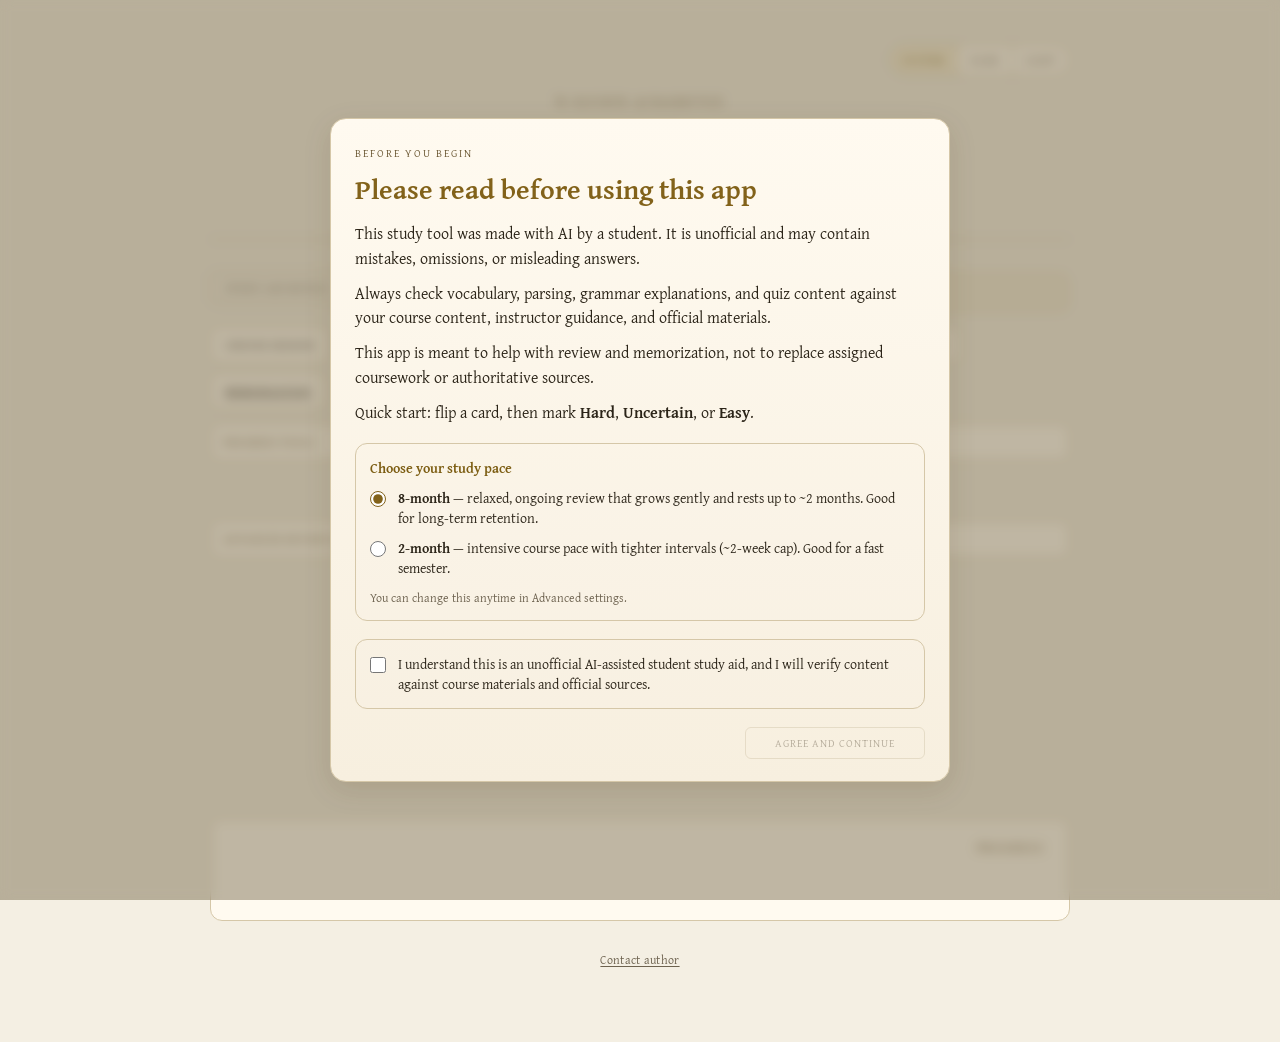
<file: index.html>
<!DOCTYPE html>
<!--
Structure map: docs/index-structure.md
If you add/remove/rename a section, overlay, id, or script group here,
update that doc in the same commit. Line numbers in the doc are approximate.
-->
<html lang="en">
<head>
<meta charset="UTF-8">
<script async src="https://www.googletagmanager.com/gtag/js?id=G-M9SE4G8J6E"></script>
<script>
  window.dataLayer = window.dataLayer || [];
  function gtag(){dataLayer.push(arguments);}
  gtag('js', new Date());
  gtag('config', 'G-M9SE4G8J6E');
</script>
<meta name="viewport" content="width=device-width, initial-scale=1.0, viewport-fit=cover">
<meta name="theme-color" content="#0e0f14">
<meta name="apple-mobile-web-app-capable" content="yes">
<meta name="apple-mobile-web-app-status-bar-style" content="black-translucent">
<meta name="apple-mobile-web-app-title" content="Mounce Greek">
<link rel="manifest" href="manifest.json?v=180">
<link rel="apple-touch-icon" href="icons/apple-touch-icon.png?v=180">
<link rel="icon" type="image/svg+xml" href="favicon.svg?v=180">
<title>Mounce BBG Greek — Flashcards</title>
<link rel="stylesheet" href="styles.css?v=180">
<script>
(function(){
  try {
    var mode = localStorage.getItem("greekFlashcardsThemeMode") || "system";
    var prefersDark = window.matchMedia && window.matchMedia("(prefers-color-scheme: dark)").matches;
    var resolved = mode === "system" ? (prefersDark ? "dark" : "light") : mode;
    document.documentElement.setAttribute("data-theme", resolved);
  } catch (err) {
    document.documentElement.setAttribute("data-theme", "dark");
  }
  try {
    var fontFamily = localStorage.getItem("greekFlashcardsFontFamily");
    if (fontFamily === "sans") document.documentElement.setAttribute("data-font-family", "sans");
    else document.documentElement.setAttribute("data-font-family", "serif");
    var textSize = localStorage.getItem("greekFlashcardsTextSize");
    var allowed = { medium: 1, large: 1, "x-large": 1 };
    document.documentElement.setAttribute("data-text-size", allowed[textSize] ? textSize : "medium");
  } catch (err) {
    document.documentElement.setAttribute("data-font-family", "serif");
    document.documentElement.setAttribute("data-text-size", "medium");
  }
})();
</script>
</head>
<body>
<div class="app">

  <header>
    <div class="header-top">
      <div></div>
      <div class="theme-switcher" role="group" aria-label="Color theme">
        <button class="theme-btn" id="themeSystemBtn" type="button" onclick="setThemeMode('system')">System</button>
        <button class="theme-btn" id="themeDarkBtn" type="button" onclick="setThemeMode('dark')">Dark</button>
        <button class="theme-btn" id="themeLightBtn" type="button" onclick="setThemeMode('light')">Light</button>
      </div>
    </div>
    <div class="koine">ἡ κοινὴ διάλεκτος</div>
    <h1>Mounce — Basics of Biblical Greek</h1>
    <div class="subtitle" id="appSubtitle">BBG3 Vocabulary &amp; Paradigm Flashcards</div>
    <div class="wycliffe">Koine Greek Study Tool</div>
  </header>

  <div class="notice-row">
    <button class="ctrl-btn notice-btn" type="button" onclick="showDisclaimerModal()">Study aid notice</button>
    <div class="app-notice" id="appNotice">Unofficial student-made AI study aid. Verify against course content and official materials.</div>
  </div>

  <div class="quick-start">
    <button class="quick-btn" type="button" onclick="openStudySelector()">Choose session</button>
    <button class="quick-btn quick-primary" type="button" onclick="startStudying()">Start studying</button>
    <div class="mode-group app-profile-group" role="group" aria-label="Study mode shortcut">
      <button class="mode-btn active" id="modeShortcutVocabBtn" type="button" onclick="setStudyMode('vocab')">Vocab</button>
      <button class="mode-btn" id="modeShortcutParsingBtn" type="button" onclick="setStudyMode('parsing')">Parsing</button>
      <button class="mode-btn" id="modeShortcutMorphBtn" type="button" onclick="setStudyMode('morph')">Quiz</button>
      <button class="mode-btn" id="modeShortcutReaderBtn" type="button" onclick="openReaderTab()">Translate</button>
    </div>
    <button class="quick-btn" type="button" onclick="openAnalyticsOverlay()">Progress</button>
    <button class="quick-btn" type="button" onclick="openShortcutsModal()">User guide</button>
    <a class="quick-btn" id="modeShortcutMemorizationBtn" href="pages/memorization.html">Memorization</a>
  </div>

  <details class="utility-section">
    <summary>Progress tools</summary>
    <button class="ctrl-btn" type="button" onclick="exportProgressJson()">Export progress</button>
    <button class="ctrl-btn" type="button" onclick="triggerImportProgress()">Import progress</button>
  </details>

  <div class="ornament">✦ · · · ✦</div>

  <details class="utility-section" id="advancedSettingsDetails">
    <summary>Advanced review settings</summary>
    <div class="display-prefs" role="group" aria-label="Display preferences">
      <div class="display-prefs-row">
        <span class="display-prefs-label">Font</span>
        <div class="theme-switcher" role="group" aria-label="Font family">
          <button class="theme-btn" id="fontSerifBtn" type="button" onclick="setFontFamily('serif')">Serif</button>
          <button class="theme-btn" id="fontSansBtn" type="button" onclick="setFontFamily('sans')">Sans</button>
        </div>
      </div>
      <div class="display-prefs-row">
        <span class="display-prefs-label">Text size</span>
        <div class="theme-switcher" role="group" aria-label="Text size">
          <button class="theme-btn" id="textSizeMediumBtn" type="button" onclick="setTextSize('medium')">Medium</button>
          <button class="theme-btn" id="textSizeLargeBtn" type="button" onclick="setTextSize('large')">Large</button>
          <button class="theme-btn" id="textSizeXLargeBtn" type="button" onclick="setTextSize('x-large')">X-Large</button>
        </div>
      </div>
      <div class="display-prefs-row parsing-lookup-row" id="parsingLookupRow" style="display:none">
        <button class="toggle-label" id="parsingLookupToggle" type="button" role="switch" aria-checked="false" onclick="toggleParsingLookup()" title="Build mode: instead of being drilled, pick a focused paradigm and build any of its forms part by part — choose tense, voice, mood, … and the tool shows the matching Greek. A conjugation / declension reference over the whole paradigm (every chapter, optional + extra forms included). Off the record — nothing is graded. Also reachable as 'Build mode' at the top of the Current-chapter dropdown.">
          <span class="toggle-text">Build mode (look up any form)</span>
          <span class="toggle-switch" id="parsingLookupBtn" aria-hidden="true"></span>
        </button>
      </div>
    </div>
<div class="controls-bar" id="controlsBar">
    <button class="toggle-label" id="parsingFlipToggle" type="button" role="switch" aria-checked="false" onclick="toggleParsingFlipMode()" style="display:none" title="Recognition practice for one focused root. Greek forms flip to reveal parsing and meaning. Chapter and variant filters still apply. Hard and Uncertain repeat; Easy clears the form for this session; Pass skips. No accuracy, XP, confidence, or schedule changes. Off by default.">
      <span class="toggle-text">Parsing flip cards</span>
      <span class="toggle-switch" id="parsingFlipBtn" aria-hidden="true"></span>
    </button>
    <button class="toggle-label" id="retentionToggle" type="button" role="switch" aria-checked="false" onclick="toggleRetentionMode()" title="Review up to 20 random eligible base cards from your selection, plus all their enabled virtual cards. Virtual cards do not count toward the limit. Split forms stay together until their shared review round is complete. Pick new 20 at any time. Progress is saved within the day; batches refresh at 5 AM local time.">
      <span class="toggle-text">Retention · 20 cards</span>
      <span class="toggle-switch" id="retentionBtn" aria-hidden="true"></span>
    </button>
<button class="toggle-label" id="shuffleToggle" type="button" role="switch" aria-checked="false" onclick="toggleShuffle()" title="Shuffle the deck order. Off keeps a fixed order (by chapter, then frequency); on randomises the order each time the deck is built or reshuffled.">
      <span class="toggle-text">Shuffle</span>
      <span class="toggle-switch" id="shuffleBtn" aria-hidden="true"></span>
    </button>
    <button class="toggle-label" id="excludeKnownMorphsToggle" type="button" role="switch" aria-checked="false" onclick="toggleExcludeKnownMorphs()" title="Drop forms whose last two parsing attempts were both fully correct (strict 2/2) from the parsing deck. 1/1 still appears so single wins get verified. Counts respect your dim toggles — disabled dims don't count against a form.">
      <span class="toggle-text">Exclude known morphs (2/2)</span>
      <span class="toggle-switch" id="excludeKnownMorphsBtn" aria-hidden="true"></span>
    </button>
    <button class="toggle-label" id="parsingShuffleAllToggle" type="button" role="switch" aria-checked="false" onclick="toggleParsingShuffleAll()" title="Drill a shuffled mix of every paradigm in scope (up to your current parsing chapter) instead of one focused paradigm at a time. The focused-paradigm dropdown stays visible with its 'All paradigms through selected chapter' entry selected (the toggle's dropdown face); pick a real paradigm there to switch back. To shuffle just one paradigm type, use a '↯ Shuffle all — …' entry inside that dropdown instead.">
      <span class="toggle-text">Shuffle all paradigms (to chapter)</span>
      <span class="toggle-switch" id="parsingShuffleAllBtn" aria-hidden="true"></span>
    </button>
    <button class="toggle-label" id="parsingCustomReviewToggle" type="button" role="switch" aria-checked="false" onclick="toggleParsingCustomReview()" title="Build a custom review deck from the paradigms you pick by hand. When on, the focused-paradigm dropdown is replaced by a checklist — tick the paradigms you want and parsing draws a shuffled mix from just those (chapter-gated as usual). Turn it off to go back to one focused paradigm.">
      <span class="toggle-text">Custom paradigm set</span>
      <span class="toggle-switch" id="parsingCustomReviewBtn" aria-hidden="true"></span>
    </button>
    <button class="toggle-label" id="parsingReverseToggle" type="button" role="switch" aria-checked="false" onclick="toggleParsingReverse()" title="English → Greek: instead of parsing a Greek form, you're shown the parse you want (the chapter-gated dimensions you have enabled) and pick the matching Greek form from the same focused paradigm.">
      <span class="toggle-text">English → Greek (pick the form)</span>
      <span class="toggle-switch" id="parsingReverseBtn" aria-hidden="true"></span>
    </button>
    <button class="toggle-label" id="accentLookalikeToggle" type="button" role="switch" aria-checked="false" onclick="toggleAccentLookalikes()" title="In the English → Greek drill, add a curated accent/breathing look-alike as a distractor — e.g. the relative ἥ against the article ἡ, or the demonstrative αὕτη against the intensive αὐτή — so you have to read the accent and breathing, not just the letters.">
      <span class="toggle-text">Accent/breathing look-alike distractors</span>
      <span class="toggle-switch" id="accentLookalikeBtn" aria-hidden="true"></span>
    </button>
    <button class="toggle-label" id="hardReviewToggle" type="button" role="switch" aria-checked="false" onclick="toggleHardVocabReview()" title="Drill only vocab you've missed more than 10 times and that's still under 40% confidence">
      <span class="toggle-text">Hard review</span>
      <span class="toggle-switch" id="hardReviewBtn" aria-hidden="true"></span>
    </button>
    <button class="toggle-label" id="stemNotesToggle" type="button" role="switch" aria-checked="true" onclick="toggleStemNotes()" title="Show stem and declension notes on vocab cards: the bare stem printed after second-aorist / liquid-future verbs and third-declension nouns, the bracketed principal parts under a verb, and the 'declines like' pointer on third-declension nouns.">
      <span class="toggle-text">Stem &amp; declension notes</span>
      <span class="toggle-switch on" id="stemNotesBtn" aria-hidden="true"></span>
    </button>
    <details class="utility-section variant-forms-section" id="variantFormsDetails">
      <summary>Variant forms as cards<span class="variant-forms-count" id="variantFormsCount"></span></summary>
      <button class="toggle-label" id="irregularTenseToggle" type="button" role="switch" aria-checked="true" onclick="toggleIrregularTense()" title="Name the tense on irregular cards — the '(aorist)' / '(future)' / '(perfect)' caption under a derived form's headword. Off replaces it with a small superscript star before the word, so the form is flagged as a non-standard principal part without giving its tense away.">
        <span class="toggle-text">Show tense on irregular cards</span>
        <span class="toggle-switch on" id="irregularTenseBtn" aria-hidden="true"></span>
      </button>
      <button class="toggle-label" id="irregularCards_2aor_Toggle" type="button" role="switch" aria-checked="false" onclick="toggleIrregularCards('2aor')" title="Give each second-aorist form its own flashcard — e.g. εἶπον 'I said' joins the deck as a separate card — whenever its present-stem verb (λέγω) is in the deck. The aorist is woven into the chapter's cards away from the present form, and reviews of it count toward the base verb's stats. On by default once Chapter 22 is selected, unless you switch it off yourself.">
        <span class="toggle-text">Second aorists as cards</span>
        <span class="toggle-switch" id="irregularCards_2aor_Btn" aria-hidden="true"></span>
      </button>
      <button class="toggle-label" id="irregularCards_lfut_Toggle" type="button" role="switch" aria-checked="false" onclick="toggleIrregularCards('lfut')" title="Give each liquid-future form its own flashcard — e.g. μενῶ 'I will remain' alongside μένω — whenever its present-stem verb is in the deck. Reviews of it count toward the base verb's stats. On by default once Chapter 20 is selected, unless you switch it off yourself.">
        <span class="toggle-text">Liquid futures as cards</span>
        <span class="toggle-switch" id="irregularCards_lfut_Btn" aria-hidden="true"></span>
      </button>
      <button class="toggle-label" id="irregularCards_aorpass_Toggle" type="button" role="switch" aria-checked="false" onclick="toggleIrregularCards('aorpass')" title="Give each aorist-passive form its own flashcard — e.g. ἐλύθην 'I was loosed' alongside λύω — whenever its present-stem verb is in the deck. Reviews of it count toward the base verb's stats. On by default once Chapter 24 is selected, unless you switch it off yourself.">
        <span class="toggle-text">Aorist passives as cards</span>
        <span class="toggle-switch" id="irregularCards_aorpass_Btn" aria-hidden="true"></span>
      </button>
      <button class="toggle-label" id="irregularCards_perfact_Toggle" type="button" role="switch" aria-checked="false" onclick="toggleIrregularCards('perfact')" title="Give each perfect-active form its own flashcard — e.g. λέλυκα 'I have loosed' alongside λύω — whenever its present-stem verb is in the deck. Reviews of it count toward the base verb's stats. On by default once Chapter 25 is selected, unless you switch it off yourself.">
        <span class="toggle-text">Perfect actives as cards</span>
        <span class="toggle-switch" id="irregularCards_perfact_Btn" aria-hidden="true"></span>
      </button>
      <button class="toggle-label" id="irregularCards_mi_Toggle" type="button" role="switch" aria-checked="false" onclick="toggleIrregularCards('mi')" title="Give each μι-verb principal part its own flashcard — e.g. ἔδωκα, δώσω, δέδωκα alongside δίδωμι — whenever the present-stem μι-verb is in the deck. Reviews of them count toward the base verb's stats. On by default once Chapter 34 is selected, unless you switch it off yourself.">
        <span class="toggle-text">μι-verb forms as cards</span>
        <span class="toggle-switch" id="irregularCards_mi_Btn" aria-hidden="true"></span>
      </button>
    </details>
    <button class="toggle-label" id="directionToggle" type="button" role="switch" aria-checked="false" onclick="toggleDirection()" title="Card direction. Off shows the Greek first (you recall the English meaning); on shows the English first (you recall the Greek form).">
      <span class="toggle-text">Eng → Gk</span>
      <span class="toggle-switch" id="directionBtn" aria-hidden="true"></span>
    </button>
    <button class="toggle-label" id="spacedToggle" type="button" role="switch" aria-checked="false" onclick="toggleSpacedRepetition()" title="Spaced review. On schedules each card by how well you know it and only resurfaces it when it's due; off is a plain flip-through deck you mark until it's cleared.">
      <span class="toggle-text">Spaced review</span>
      <span class="toggle-switch" id="spacedBtn" aria-hidden="true"></span>
    </button>
    <button class="toggle-label" id="cadenceToggle" type="button" role="switch" aria-checked="false" onclick="toggleSpacingCadence()" title="Spacing cadence. Off = 8-month / continuous review (the default): intervals grow gently and adapt to each card's difficulty, resting up to ~2 months — also works as an ongoing retention deck. A slip no longer wipes a well-known card: it runs a short relearn ladder, then resumes at half its old spacing (and a card that keeps lapsing gets drilled). On = 2-month intensive: tighter intervals, ~2-week cap — for a fast-paced course. Affects spaced review only; switching reschedules future reviews, not cards already due.">
      <span class="toggle-text">2-month pace</span>
      <span class="toggle-switch" id="cadenceBtn" aria-hidden="true"></span>
    </button>
    <button class="toggle-label" id="unspacedDailyResetToggle" type="button" role="switch" aria-checked="false" onclick="toggleUnspacedDailyReset()" title="Auto-clear archived (Easy) cards once a day around 5 AM local time so you wake up to a fresh deck.">
      <span class="toggle-text">Daily archive reset</span>
      <span class="toggle-switch" id="unspacedDailyResetBtn" aria-hidden="true"></span>
    </button>
    <button class="toggle-label" id="splitSelectionToggle" type="button" role="switch" aria-checked="false" onclick="toggleSplitSelection()" title="Keep separate chapter selections for vocab and grammar modes">
      <span class="toggle-text">Split vocab/grammar selection</span>
      <span class="toggle-switch" id="splitSelectionBtn" aria-hidden="true"></span>
    </button>
    <button class="toggle-label" id="selfCheckToggle" type="button" role="switch" aria-checked="false" onclick="toggleMorphSelfCheck()" style="display:none" title="Self-check. Hides the multiple-choice options so you answer in your head, reveal the answer, then rate whether you got it — instead of picking from a list.">
      <span class="toggle-text">Self-check</span>
      <span class="toggle-switch" id="selfCheckBtn" aria-hidden="true"></span>
    </button>
    <div id="parsingStepOptions" class="parsing-step-options">
    <button class="toggle-label" id="aspectStepToggle" type="button" role="switch" aria-checked="true" onclick="toggleAspectStep()" title="Aspect is derivable from tense, so turning this off shortens the parsing walk by one step.">
      <span class="toggle-text">Aspect step (parsing)</span>
      <span class="toggle-switch" id="aspectStepBtn" aria-hidden="true"></span>
    </button>
    <details class="utility-section parsing-options-subfilters parsing-dim-value-subfilters" id="aspectValuesFiltersDetails">
      <summary>Exclude aspect values…</summary>
      <button class="toggle-label" id="dimValueFilter_aspect_continuousUndefined_Toggle" type="button" role="switch" aria-checked="false" onclick="toggleDimValueFilter('aspect','continuousUndefined')" title="Excludes cards whose aspect is continuous, undefined, or the present/future composite continuous/undefined.">
        <span class="toggle-text">Continuous/undefined (Ch. 15)</span>
        <span class="toggle-switch" id="dimValueFilter_aspect_continuousUndefined_Btn" aria-hidden="true"></span>
      </button>
      <button class="toggle-label" id="dimValueFilter_aspect_perfect_Toggle" type="button" role="switch" aria-checked="false" onclick="toggleDimValueFilter('aspect','perfect')">
        <span class="toggle-text">Perfect (Ch. 25)</span>
        <span class="toggle-switch" id="dimValueFilter_aspect_perfect_Btn" aria-hidden="true"></span>
      </button>
    </details>
    <button class="toggle-label" id="tenseStepToggle" type="button" role="switch" aria-checked="true" onclick="toggleDimStep('tense')" title="Ask Tense as a parsing step. Off: skipped silently, doesn't count toward stats, omitted from the parse summary.">
      <span class="toggle-text">Tense step (parsing)</span>
      <span class="toggle-switch" id="tenseStepBtn" aria-hidden="true"></span>
    </button>
    <details class="utility-section parsing-options-subfilters parsing-dim-value-subfilters" id="tenseValuesFiltersDetails">
      <summary>Exclude tense values…</summary>
      <button class="toggle-label" id="dimValueFilter_tense_present_Toggle" type="button" role="switch" aria-checked="false" onclick="toggleDimValueFilter('tense','present')">
        <span class="toggle-text">Present (Ch. 15)</span>
        <span class="toggle-switch" id="dimValueFilter_tense_present_Btn" aria-hidden="true"></span>
      </button>
      <button class="toggle-label" id="dimValueFilter_tense_future_Toggle" type="button" role="switch" aria-checked="false" onclick="toggleDimValueFilter('tense','future')">
        <span class="toggle-text">Future (Ch. 19)</span>
        <span class="toggle-switch" id="dimValueFilter_tense_future_Btn" aria-hidden="true"></span>
      </button>
      <button class="toggle-label" id="dimValueFilter_tense_imperfect_Toggle" type="button" role="switch" aria-checked="false" onclick="toggleDimValueFilter('tense','imperfect')">
        <span class="toggle-text">Imperfect (Ch. 21)</span>
        <span class="toggle-switch" id="dimValueFilter_tense_imperfect_Btn" aria-hidden="true"></span>
      </button>
      <button class="toggle-label" id="dimValueFilter_tense_aorist_Toggle" type="button" role="switch" aria-checked="false" onclick="toggleDimValueFilter('tense','aorist')" title="Excludes both first-aorist and second-aorist cards (they normalize to 'aorist').">
        <span class="toggle-text">Aorist (Ch. 22)</span>
        <span class="toggle-switch" id="dimValueFilter_tense_aorist_Btn" aria-hidden="true"></span>
      </button>
      <button class="toggle-label" id="dimValueFilter_tense_perfect_Toggle" type="button" role="switch" aria-checked="false" onclick="toggleDimValueFilter('tense','perfect')">
        <span class="toggle-text">Perfect (Ch. 25)</span>
        <span class="toggle-switch" id="dimValueFilter_tense_perfect_Btn" aria-hidden="true"></span>
      </button>
      <button class="toggle-label" id="dimValueFilter_tense_pluperfect_Toggle" type="button" role="switch" aria-checked="false" onclick="toggleDimValueFilter('tense','pluperfect')">
        <span class="toggle-text">Pluperfect (Ch. 25)</span>
        <span class="toggle-switch" id="dimValueFilter_tense_pluperfect_Btn" aria-hidden="true"></span>
      </button>
    </details>
    <button class="toggle-label" id="voiceStepToggle" type="button" role="switch" aria-checked="true" onclick="toggleDimStep('voice')" title="Ask Voice as a parsing step. Off: skipped silently, doesn't count toward stats, omitted from the parse summary. (Also chapter-gated: voice step only appears from ch 15+, or earlier for deponent verbs.)">
      <span class="toggle-text">Voice step (parsing)</span>
      <span class="toggle-switch" id="voiceStepBtn" aria-hidden="true"></span>
    </button>
    <details class="utility-section parsing-options-subfilters parsing-dim-value-subfilters" id="voiceValuesFiltersDetails">
      <summary>Exclude voice values…</summary>
      <button class="toggle-label" id="dimValueFilter_voice_active_Toggle" type="button" role="switch" aria-checked="false" onclick="toggleDimValueFilter('voice','active')">
        <span class="toggle-text">Active (Ch. 15)</span>
        <span class="toggle-switch" id="dimValueFilter_voice_active_Btn" aria-hidden="true"></span>
      </button>
      <button class="toggle-label" id="dimValueFilter_voice_middle_Toggle" type="button" role="switch" aria-checked="false" onclick="toggleDimValueFilter('voice','middle')" title="Middle/passive composite cards are excluded only when both middle AND passive are excluded.">
        <span class="toggle-text">Middle (Ch. 18)</span>
        <span class="toggle-switch" id="dimValueFilter_voice_middle_Btn" aria-hidden="true"></span>
      </button>
      <button class="toggle-label" id="dimValueFilter_voice_passive_Toggle" type="button" role="switch" aria-checked="false" onclick="toggleDimValueFilter('voice','passive')">
        <span class="toggle-text">Passive (Ch. 18)</span>
        <span class="toggle-switch" id="dimValueFilter_voice_passive_Btn" aria-hidden="true"></span>
      </button>
    </details>
    <button class="toggle-label" id="moodStepToggle" type="button" role="switch" aria-checked="true" onclick="toggleDimStep('mood')" title="Ask Mood as a parsing step. Off: skipped silently, doesn't count toward stats, omitted from the parse summary.">
      <span class="toggle-text">Mood step (parsing)</span>
      <span class="toggle-switch" id="moodStepBtn" aria-hidden="true"></span>
    </button>
    <details class="utility-section parsing-options-subfilters parsing-dim-value-subfilters" id="moodValuesFiltersDetails">
      <summary>Exclude mood values…</summary>
      <button class="toggle-label" id="dimValueFilter_mood_indicative_Toggle" type="button" role="switch" aria-checked="false" onclick="toggleDimValueFilter('mood','indicative')">
        <span class="toggle-text">Indicative (Ch. 15)</span>
        <span class="toggle-switch" id="dimValueFilter_mood_indicative_Btn" aria-hidden="true"></span>
      </button>
      <button class="toggle-label" id="dimValueFilter_mood_subjunctive_Toggle" type="button" role="switch" aria-checked="false" onclick="toggleDimValueFilter('mood','subjunctive')">
        <span class="toggle-text">Subjunctive (Ch. 31)</span>
        <span class="toggle-switch" id="dimValueFilter_mood_subjunctive_Btn" aria-hidden="true"></span>
      </button>
      <button class="toggle-label" id="dimValueFilter_mood_optative_Toggle" type="button" role="switch" aria-checked="false" onclick="toggleDimValueFilter('mood','optative')">
        <span class="toggle-text">Optative (Ch. 31)</span>
        <span class="toggle-switch" id="dimValueFilter_mood_optative_Btn" aria-hidden="true"></span>
      </button>
      <button class="toggle-label" id="dimValueFilter_mood_imperative_Toggle" type="button" role="switch" aria-checked="false" onclick="toggleDimValueFilter('mood','imperative')">
        <span class="toggle-text">Imperative (Ch. 33)</span>
        <span class="toggle-switch" id="dimValueFilter_mood_imperative_Btn" aria-hidden="true"></span>
      </button>
      <button class="toggle-label" id="dimValueFilter_mood_infinitive_Toggle" type="button" role="switch" aria-checked="false" onclick="toggleDimValueFilter('mood','infinitive')">
        <span class="toggle-text">Infinitive (Ch. 32)</span>
        <span class="toggle-switch" id="dimValueFilter_mood_infinitive_Btn" aria-hidden="true"></span>
      </button>
      <button class="toggle-label" id="dimValueFilter_mood_participle_Toggle" type="button" role="switch" aria-checked="false" onclick="toggleDimValueFilter('mood','participle')">
        <span class="toggle-text">Participle (Ch. 27)</span>
        <span class="toggle-switch" id="dimValueFilter_mood_participle_Btn" aria-hidden="true"></span>
      </button>
    </details>
    <button class="toggle-label" id="personStepToggle" type="button" role="switch" aria-checked="true" onclick="toggleDimStep('person')" title="Ask Person as a parsing step. Off: skipped silently, doesn't count toward stats, omitted from the parse summary.">
      <span class="toggle-text">Person step (parsing)</span>
      <span class="toggle-switch" id="personStepBtn" aria-hidden="true"></span>
    </button>
    <details class="utility-section parsing-options-subfilters parsing-dim-value-subfilters" id="personValuesFiltersDetails">
      <summary>Exclude person values…</summary>
      <button class="toggle-label" id="dimValueFilter_person_first_Toggle" type="button" role="switch" aria-checked="false" onclick="toggleDimValueFilter('person','first')">
        <span class="toggle-text">1st person (Ch. 15)</span>
        <span class="toggle-switch" id="dimValueFilter_person_first_Btn" aria-hidden="true"></span>
      </button>
      <button class="toggle-label" id="dimValueFilter_person_second_Toggle" type="button" role="switch" aria-checked="false" onclick="toggleDimValueFilter('person','second')">
        <span class="toggle-text">2nd person (Ch. 15)</span>
        <span class="toggle-switch" id="dimValueFilter_person_second_Btn" aria-hidden="true"></span>
      </button>
      <button class="toggle-label" id="dimValueFilter_person_third_Toggle" type="button" role="switch" aria-checked="false" onclick="toggleDimValueFilter('person','third')">
        <span class="toggle-text">3rd person (Ch. 15)</span>
        <span class="toggle-switch" id="dimValueFilter_person_third_Btn" aria-hidden="true"></span>
      </button>
    </details>
    <button class="toggle-label" id="numberStepToggle" type="button" role="switch" aria-checked="true" onclick="toggleDimStep('number')" title="Ask Number as a parsing step. Off: skipped silently, doesn't count toward stats, omitted from the parse summary.">
      <span class="toggle-text">Number step (parsing)</span>
      <span class="toggle-switch" id="numberStepBtn" aria-hidden="true"></span>
    </button>
    <details class="utility-section parsing-options-subfilters parsing-dim-value-subfilters" id="numberValuesFiltersDetails">
      <summary>Exclude number values…</summary>
      <button class="toggle-label" id="dimValueFilter_number_singular_Toggle" type="button" role="switch" aria-checked="false" onclick="toggleDimValueFilter('number','singular')">
        <span class="toggle-text">Singular (Ch. 6)</span>
        <span class="toggle-switch" id="dimValueFilter_number_singular_Btn" aria-hidden="true"></span>
      </button>
      <button class="toggle-label" id="dimValueFilter_number_plural_Toggle" type="button" role="switch" aria-checked="false" onclick="toggleDimValueFilter('number','plural')">
        <span class="toggle-text">Plural (Ch. 6)</span>
        <span class="toggle-switch" id="dimValueFilter_number_plural_Btn" aria-hidden="true"></span>
      </button>
    </details>
    <button class="toggle-label" id="caseStepToggle" type="button" role="switch" aria-checked="true" onclick="toggleDimStep('case')" title="Ask Case as a parsing step. Off: skipped silently, doesn't count toward stats, omitted from the parse summary.">
      <span class="toggle-text">Case step (parsing)</span>
      <span class="toggle-switch" id="caseStepBtn" aria-hidden="true"></span>
    </button>
    <details class="utility-section parsing-options-subfilters parsing-dim-value-subfilters" id="caseValuesFiltersDetails">
      <summary>Exclude case values…</summary>
      <button class="toggle-label" id="dimValueFilter_case_nominative_Toggle" type="button" role="switch" aria-checked="false" onclick="toggleDimValueFilter('case','nominative')" title="Nominative/accusative composite cards are excluded only when both nominative AND accusative are excluded.">
        <span class="toggle-text">Nominative (Ch. 6)</span>
        <span class="toggle-switch" id="dimValueFilter_case_nominative_Btn" aria-hidden="true"></span>
      </button>
      <button class="toggle-label" id="dimValueFilter_case_accusative_Toggle" type="button" role="switch" aria-checked="false" onclick="toggleDimValueFilter('case','accusative')">
        <span class="toggle-text">Accusative (Ch. 6)</span>
        <span class="toggle-switch" id="dimValueFilter_case_accusative_Btn" aria-hidden="true"></span>
      </button>
      <button class="toggle-label" id="dimValueFilter_case_genitive_Toggle" type="button" role="switch" aria-checked="false" onclick="toggleDimValueFilter('case','genitive')">
        <span class="toggle-text">Genitive (Ch. 7)</span>
        <span class="toggle-switch" id="dimValueFilter_case_genitive_Btn" aria-hidden="true"></span>
      </button>
      <button class="toggle-label" id="dimValueFilter_case_dative_Toggle" type="button" role="switch" aria-checked="false" onclick="toggleDimValueFilter('case','dative')">
        <span class="toggle-text">Dative (Ch. 7)</span>
        <span class="toggle-switch" id="dimValueFilter_case_dative_Btn" aria-hidden="true"></span>
      </button>
      <button class="toggle-label" id="dimValueFilter_case_vocative_Toggle" type="button" role="switch" aria-checked="false" onclick="toggleDimValueFilter('case','vocative')">
        <span class="toggle-text">Vocative (Ch. 7)</span>
        <span class="toggle-switch" id="dimValueFilter_case_vocative_Btn" aria-hidden="true"></span>
      </button>
    </details>
    <button class="toggle-label" id="genderStepToggle" type="button" role="switch" aria-checked="true" onclick="toggleDimStep('gender')" title="Ask Gender as a parsing step. Off: skipped silently, doesn't count toward stats, omitted from the parse summary. Single-gender lemmas (most nouns) auto-skip this step regardless — gender there is fixed by the lemma, not parsed from the form — but the parse summary still names it.">
      <span class="toggle-text">Gender step (parsing)</span>
      <span class="toggle-switch" id="genderStepBtn" aria-hidden="true"></span>
    </button>
    <details class="utility-section parsing-options-subfilters parsing-dim-value-subfilters" id="genderValuesFiltersDetails">
      <summary>Exclude gender values…</summary>
      <div class="parsing-options-subfilters-note">Single-gender lemmas (most nouns) ignore this filter — only adjectives, pronouns, and the article are excluded by it.</div>
      <button class="toggle-label" id="dimValueFilter_gender_masculine_Toggle" type="button" role="switch" aria-checked="false" onclick="toggleDimValueFilter('gender','masculine')" title="Tri-gender composite cards (masculine/feminine/neuter) are excluded only when all three components are excluded.">
        <span class="toggle-text">Masculine (Ch. 6)</span>
        <span class="toggle-switch" id="dimValueFilter_gender_masculine_Btn" aria-hidden="true"></span>
      </button>
      <button class="toggle-label" id="dimValueFilter_gender_feminine_Toggle" type="button" role="switch" aria-checked="false" onclick="toggleDimValueFilter('gender','feminine')">
        <span class="toggle-text">Feminine (Ch. 6)</span>
        <span class="toggle-switch" id="dimValueFilter_gender_feminine_Btn" aria-hidden="true"></span>
      </button>
      <button class="toggle-label" id="dimValueFilter_gender_neuter_Toggle" type="button" role="switch" aria-checked="false" onclick="toggleDimValueFilter('gender','neuter')">
        <span class="toggle-text">Neuter (Ch. 6)</span>
        <span class="toggle-switch" id="dimValueFilter_gender_neuter_Btn" aria-hidden="true"></span>
      </button>
    </details>
    <button class="toggle-label" id="optionalFormsToggle" type="button" role="switch" aria-checked="false" onclick="toggleOptionalForms()" title="Drill morphologically real paradigm forms Mounce doesn't drill (e.g. εἰμί's future middle infinitive ἔσεσθαι and present imperative ἴσθι/ἔστω). Off by default; the form-lookup feedback always consults these forms regardless.">
      <span class="toggle-text">Optional paradigm extensions</span>
      <span class="toggle-switch" id="optionalFormsBtn" aria-hidden="true"></span>
    </button>
    <details class="utility-section parsing-options-subfilters" id="optionalFormsFiltersDetails">
      <summary>Filter optional forms by category…</summary>
      <div class="parsing-options-subfilters-note">Only applies when the parent toggle above is on. Off = exclude that category from the optional-form drill pool.</div>
      <button class="toggle-label" id="optionalFilter_imperative_Toggle" type="button" role="switch" aria-checked="true" onclick="toggleOptionalFormFilter('imperative')" title="Include optional imperative forms (e.g. ἴσθι, λῦσαι, δός, στῆθι series) in the drill pool.">
        <span class="toggle-text">Include imperatives</span>
        <span class="toggle-switch" id="optionalFilter_imperative_Btn" aria-hidden="true"></span>
      </button>
      <button class="toggle-label" id="optionalFilter_subjunctive_Toggle" type="button" role="switch" aria-checked="true" onclick="toggleOptionalFormFilter('subjunctive')" title="Include optional subjunctive forms (e.g. λύω/λύσω paradigms, δῶ, θῶ, στῶ) in the drill pool.">
        <span class="toggle-text">Include subjunctives</span>
        <span class="toggle-switch" id="optionalFilter_subjunctive_Btn" aria-hidden="true"></span>
      </button>
      <button class="toggle-label" id="optionalFilter_optative_Toggle" type="button" role="switch" aria-checked="true" onclick="toggleOptionalFormFilter('optative')" title="Include optional optative forms (Ch. 31 — the full λύω / πορεύομαι / εἰμί / δίδωμι / γίνομαι optative tables, plus εἴη, γένοιτο, δῴη) in the drill pool.">
        <span class="toggle-text">Include optatives</span>
        <span class="toggle-switch" id="optionalFilter_optative_Btn" aria-hidden="true"></span>
      </button>
      <button class="toggle-label" id="optionalFilter_infinitive_Toggle" type="button" role="switch" aria-checked="true" onclick="toggleOptionalFormFilter('infinitive')" title="Include optional infinitive forms (e.g. ἔσεσθαι, δοῦναι, θεῖναι, στῆναι, γενέσθαι) in the drill pool.">
        <span class="toggle-text">Include infinitives</span>
        <span class="toggle-switch" id="optionalFilter_infinitive_Btn" aria-hidden="true"></span>
      </button>
      <button class="toggle-label" id="optionalFilter_participle_Toggle" type="button" role="switch" aria-checked="true" onclick="toggleOptionalFormFilter('participle')" title="Include optional participle full declensions (e.g. βαλών, γενόμενος, λελυκώς, ἑστηκώς, the aorist passive participles) in the drill pool.">
        <span class="toggle-text">Include participles</span>
        <span class="toggle-switch" id="optionalFilter_participle_Btn" aria-hidden="true"></span>
      </button>
      <button class="toggle-label" id="optionalFilter_thirdPerson_Toggle" type="button" role="switch" aria-checked="true" onclick="toggleOptionalFormFilter('thirdPerson')" title="Include optional 3rd-person forms (e.g. ἔστω, ἔστωσαν, λυέσθω, the 3rd-person imperatives Mounce skips) in the drill pool.">
        <span class="toggle-text">Include 3rd-person forms</span>
        <span class="toggle-switch" id="optionalFilter_thirdPerson_Btn" aria-hidden="true"></span>
      </button>
      <button class="toggle-label" id="optionalFilter_futureTense_Toggle" type="button" role="switch" aria-checked="true" onclick="toggleOptionalFormFilter('futureTense')" title="Include optional future-tense forms (e.g. ἔσεσθαι, ἐσόμενος, future participles) in the drill pool.">
        <span class="toggle-text">Include future-tense forms</span>
        <span class="toggle-switch" id="optionalFilter_futureTense_Btn" aria-hidden="true"></span>
      </button>
      <button class="toggle-label" id="optionalFilter_perfectTense_Toggle" type="button" role="switch" aria-checked="true" onclick="toggleOptionalFormFilter('perfectTense')" title="Include optional perfect-tense forms (e.g. γέγονα series, λελυκώς, λελυμένος, δέδομαι) in the drill pool.">
        <span class="toggle-text">Include perfect-tense forms</span>
        <span class="toggle-switch" id="optionalFilter_perfectTense_Btn" aria-hidden="true"></span>
      </button>
    </details>
    </div>
    <div class="reset-actions-grid">
      <button class="ctrl-btn" type="button" onclick="reshuffleEligible()">Reshuffle</button>
      <button class="ctrl-btn" id="resetDeckBtn" type="button" onclick="resetCurrentDeck()">Reset deck</button>
      <button class="ctrl-btn" id="resetKnownBtn" type="button" onclick="resetKnownMorphs()" title="Set every form's parsing tally back to 0/2 — clears the per-form recent attempts so the dots all read as unseen. The per-paradigm rolling % is kept." style="display:none">Reset known</button>
      <button class="ctrl-btn" id="clearParsingStatsBtn" type="button" onclick="clearParsingStats()" title="Wipe ALL parsing stats — every paradigm's accuracy %, the per-mood/tense breakdown, and per-form tallies. Parsing mode only; vocab/morphology/reader progress are kept. No undo." style="display:none">Clear parsing stats</button>
      <button class="ctrl-btn" type="button" onclick="openResetStatsModal()">Reset stats</button>
    </div>
  </div>
  </details>

  <div id="readerView" class="reader-view" style="display:none"></div>

  <div class="paradigm-focus-row paradigm-focus-row-primary" id="parsingChapterRow" style="display:none">
    <label class="paradigm-focus-label" for="parsingChapterSelect">Current chapter</label>
    <select id="parsingChapterSelect" class="paradigm-focus-select" onchange="setParsingChapter(this.value)"></select>
  </div>

  <div class="paradigm-focus-row paradigm-focus-row-primary" id="paradigmFocusRowPrimary" style="display:none">
    <label class="paradigm-focus-label" for="paradigmFocusSelectPrimary">Focused paradigm</label>
    <select id="paradigmFocusSelectPrimary" class="paradigm-focus-select" onchange="setMorphFocusedParadigm(this.value)"></select>
  </div>

  <details class="paradigm-focus-row paradigm-focus-row-primary paradigm-custom-row" id="parsingCustomParadigmsRow" style="display:none">
    <summary class="paradigm-custom-head">
      <span class="paradigm-focus-label">Custom paradigm set</span>
      <span class="paradigm-custom-meta" id="parsingCustomParadigmsCount">none selected</span>
    </summary>
    <div class="paradigm-custom-body">
      <span class="paradigm-custom-actions">
        <button type="button" class="paradigm-custom-btn" onclick="setAllParsingCustomParadigms(true)">Select all</button>
        <button type="button" class="paradigm-custom-btn" onclick="setAllParsingCustomParadigms(false)">Clear</button>
      </span>
      <div class="paradigm-custom-list" id="parsingCustomParadigmsList"></div>
    </div>
  </details>

  <div class="card-area" id="cardArea">
    <div class="empty-state">
      <div class="big">αβγ</div>
      Tap to choose a session and start studying.
    </div>
  </div>

  <button class="ctrl-btn" id="shuffleRetentionBtn" type="button" onclick="shuffleRetentionCards()" style="display:none" title="Shuffle the remaining cards, including virtual forms, without replacing this batch or changing grades.">↻ Shuffle cards</button>
  <button class="ctrl-btn" id="pickNewRetentionBtn" type="button" onclick="pickNewRetentionBatch()" style="display:none" title="Pick up to 20 eligible base words, favoring words outside the current batch. Keeps recorded reviews and includes all enabled virtual forms.">↻ Pick new 20</button>

  <div class="nav-row" id="navRow" style="display:none">
    <button class="nav-btn nav-prev" onclick="navigate(-1)">← Prev</button>
    <button class="nav-btn nav-undo" id="spacedUndoBtn" onclick="restoreSpacedUndo()" style="display:none">↶ Undo</button>
    <button class="nav-btn nav-reset" id="navResetBtn" onclick="resetCurrentDeck()" style="display:none">↻ Reset</button>
    <button class="nav-btn nav-next" id="navNextBtn" onclick="handleNavNext()">Next →</button>
  </div>

  <div class="mark-row" id="markRow" style="display:none">
    <button class="mark-btn mark-again" onclick="markCard('again')">✗ Hard</button>
    <button class="mark-btn mark-pass"  onclick="markCard('pass')">~ Uncertain</button>
    <button class="mark-btn mark-easy"  onclick="markCard('easy')">✓ Easy</button>
    <button class="mark-btn mark-unsure" id="parsingFlipPassBtn" type="button" onclick="parsingFlipMark('skip')" style="display:none">Pass →</button>
  </div>

  <div class="fastforward-row" id="fastForwardRow" style="display:none">
    <button class="ctrl-btn" type="button" onclick="fastForwardOneDay()">Fast-forward 1 day</button>
    <button class="ctrl-btn" type="button" onclick="fastForwardOneWeek()">Fast-forward 1 week</button>
  </div>

<section class="review-shell">
    <div class="review-panel show" id="reviewPanel">
    <div class="review-header">
      <span class="review-deck-tag" id="reviewDeckTag"></span>
      <span class="review-title">Progress</span>
    </div>
    <div class="review-stats" id="reviewStats"></div>
    <div class="review-sort-row" id="reviewSortRow"></div>
    <div class="review-list" id="reviewList"></div>
  </div>
  </section>

  <footer class="app-footer">
    <button type="button" class="app-footer-link" onclick="openContactAuthorModal()">Contact author</button>
  </footer>

</div>

<div class="consent-overlay" id="contactAuthorOverlay" aria-hidden="true" onclick="if(event.target===this)closeContactAuthorModal()">
  <div class="consent-modal" role="dialog" aria-modal="true" aria-labelledby="contactAuthorTitle">
    <h2 id="contactAuthorTitle">Contact the author</h2>
    <div class="consent-copy">
      <p>This app is maintained by Timothy Hutama, an MTS student at Wycliffe College. It was originally prepared for the 2026 Summer Intensive. The author makes no guarantees about the content but has made a best attempt to make sure everything is accurate.</p>
      <p>Timothy blogs at <a href="https://definedfaith.wordpress.com/" target="_blank" rel="noopener noreferrer" onclick="return openExternalLink(this, event)">definedfaith.wordpress.com</a>.</p>
      <p>If you have comments or issues, please reach out on <a href="https://www.linkedin.com/in/timothyhutama/" target="_blank" rel="noopener noreferrer" onclick="return openExternalLink(this, event)">LinkedIn</a>.</p>
      <p>Other projects by Timothy:</p>
      <ul class="contact-projects">
        <li><a href="https://hutima.github.io/Lectio-Memorization/" target="_blank" rel="noopener noreferrer" onclick="return openExternalLink(this, event)">Bible &amp; catechism memorization</a></li>
        <li><a href="https://hutima.github.io/PCA_Ordination_Study/" target="_blank" rel="noopener noreferrer" onclick="return openExternalLink(this, event)">PCA ordination study</a></li>
        <li><a href="https://hutima.github.io/ScriptureDiagrammer/" target="_blank" rel="noopener noreferrer" onclick="return openExternalLink(this, event)">Scripture Diagrammer</a></li>
        <li><a href="https://hutima.github.io/GNTReader/" target="_blank" rel="noopener noreferrer" onclick="return openExternalLink(this, event)">GNT Reader</a></li>
      </ul>
      <p>If you'd like to buy me a coffee as thanks, you can send me a gift via e-transfer to <a href="mailto:t.hutama@queensu.ca" onclick="return openExternalLink(this, event)">t.hutama@queensu.ca</a> or Venmo at <strong>@hutima</strong>.</p>
    </div>
    <div class="consent-actions">
      <button class="ctrl-btn consent-primary" type="button" onclick="closeContactAuthorModal()">Close</button>
    </div>
  </div>
</div>

<div class="consent-overlay transfer-overlay" id="transferOverlay" aria-hidden="true">
  <div class="consent-modal transfer-modal" role="dialog" aria-modal="true" aria-labelledby="transferTitle">
    <div class="consent-label" id="transferLabel">Progress tools</div>
    <h2 id="transferTitle">Import or export progress</h2>
    <div class="consent-copy">
      <p id="transferCopy">Use these tools to move progress between devices.</p>
    </div>
    <textarea id="transferTextarea" class="transfer-textarea" spellcheck="false" autocapitalize="off" autocomplete="off" autocorrect="off"></textarea>
    <div class="transfer-actions">
      <button class="ctrl-btn" id="transferSecondaryBtn" type="button" onclick="handleTransferSecondaryAction()" style="display:none">Choose JSON file</button>
    </div>
    <div class="consent-actions transfer-footer-actions">
      <button class="ctrl-btn" type="button" onclick="closeTransferModal()">Close</button>
      <button class="ctrl-btn consent-primary" id="transferPrimaryBtn" type="button" onclick="handleTransferPrimaryAction()">Continue</button>
    </div>
  </div>
</div>

<div class="consent-overlay analytics-overlay" id="analyticsOverlay" aria-hidden="true">
  <div class="consent-modal analytics-modal" role="dialog" aria-modal="true" aria-labelledby="analyticsTitle">
    <div class="analytics-header-row">
      <div>
        <div class="consent-label">Study analytics</div>
        <h2 id="analyticsTitle">Progress and study time</h2>
      </div>
      <button class="ctrl-btn" type="button" onclick="closeAnalyticsOverlay()">Close</button>
    </div>

    <div id="analyticsHero"></div>

    <details class="analytics-collapse" data-collapse-key="achievements">
      <summary class="analytics-collapse-summary">
        <span class="analytics-collapse-caret" aria-hidden="true">▾</span>
        <div class="analytics-collapse-title-wrap">
          <h3>Achievements</h3>
          <p class="analytics-collapse-summary-status" id="analyticsAchievementsSummaryStatus">Badges earned across the whole course.</p>
        </div>
      </summary>
      <div class="analytics-collapse-body">
        <div id="analyticsAchievements"></div>
      </div>
    </details>

    <details class="analytics-collapse" data-collapse-key="totalVocab">
      <summary class="analytics-collapse-summary">
        <span class="analytics-collapse-caret" aria-hidden="true">▾</span>
        <div class="analytics-collapse-title-wrap">
          <h3>Total Vocabulary</h3>
          <p class="analytics-collapse-summary-status" id="analyticsTotalVocabSummaryStatus">Course-wide vocabulary progress.</p>
        </div>
      </summary>
      <div class="analytics-collapse-body">
        <div class="analytics-vocab-view-bar" id="analyticsVocabViewBar"></div>
        <div id="analyticsTotalVocabBar"></div>
        <details class="analytics-collapse analytics-sub-collapse" data-collapse-key="totalVocabChapterMap">
          <summary class="analytics-collapse-summary">
            <span class="analytics-collapse-caret" aria-hidden="true">▾</span>
            <div class="analytics-collapse-title-wrap"><h4>Chapter map</h4></div>
          </summary>
          <div class="analytics-collapse-body">
            <div id="analyticsChapterGrid"></div>
          </div>
        </details>
        <details class="analytics-collapse analytics-sub-collapse" data-collapse-key="totalVocabProgress">
          <summary class="analytics-collapse-summary">
            <span class="analytics-collapse-caret" aria-hidden="true">▾</span>
            <div class="analytics-collapse-title-wrap">
              <h4>Vocabulary progress</h4>
              <p class="analytics-collapse-summary-status" id="analyticsTotalVocabProgressStatus"></p>
            </div>
          </summary>
          <div class="analytics-collapse-body">
            <div id="analyticsTotalVocabProgressBody"></div>
          </div>
        </details>
      </div>
    </details>

    <details class="analytics-collapse" data-collapse-key="selectedVocab">
      <summary class="analytics-collapse-summary">
        <span class="analytics-collapse-caret" aria-hidden="true">▾</span>
        <div class="analytics-collapse-title-wrap">
          <h3>Selected Vocabulary</h3>
          <p class="analytics-collapse-summary-status" id="analyticsSelectedVocabSummaryStatus">Progress for the sets currently chosen for study.</p>
        </div>
      </summary>
      <div class="analytics-collapse-body">
        <details class="analytics-collapse analytics-sub-collapse" data-collapse-key="selectedVocabBar">
          <summary class="analytics-collapse-summary">
            <span class="analytics-collapse-caret" aria-hidden="true">▾</span>
            <div class="analytics-collapse-title-wrap"><h4>Selected sets — confirmation overview</h4></div>
          </summary>
          <div class="analytics-collapse-body">
            <div id="analyticsSelectedVocabBar"></div>
          </div>
        </details>
        <details class="analytics-collapse analytics-sub-collapse" data-collapse-key="selectedVocabProgress">
          <summary class="analytics-collapse-summary">
            <span class="analytics-collapse-caret" aria-hidden="true">▾</span>
            <div class="analytics-collapse-title-wrap">
              <h4>Vocabulary progress</h4>
              <p class="analytics-collapse-summary-status" id="analyticsSelectedVocabProgressStatus"></p>
            </div>
          </summary>
          <div class="analytics-collapse-body">
            <div id="analyticsSelectedVocabProgressBody"></div>
          </div>
        </details>
      </div>
    </details>

    <details class="analytics-collapse" data-collapse-key="totalGrammar">
      <summary class="analytics-collapse-summary">
        <span class="analytics-collapse-caret" aria-hidden="true">▾</span>
        <div class="analytics-collapse-title-wrap">
          <h3>Grammar</h3>
          <p class="analytics-collapse-summary-status" id="analyticsTotalGrammarSummaryStatus">Course-wide grammar progress.</p>
        </div>
      </summary>
      <div class="analytics-collapse-body">
        <div id="analyticsTotalGrammarBar"></div>
        <details class="analytics-collapse analytics-sub-collapse" data-collapse-key="totalGrammarChapterMap">
          <summary class="analytics-collapse-summary">
            <span class="analytics-collapse-caret" aria-hidden="true">▾</span>
            <div class="analytics-collapse-title-wrap"><h4>Chapter mastery</h4></div>
          </summary>
          <div class="analytics-collapse-body">
            <div id="analyticsGrammarReview"></div>
          </div>
        </details>
        <details class="analytics-collapse analytics-sub-collapse" data-collapse-key="totalGrammarProgress">
          <summary class="analytics-collapse-summary">
            <span class="analytics-collapse-caret" aria-hidden="true">▾</span>
            <div class="analytics-collapse-title-wrap">
              <h4>Grammar progress</h4>
              <p class="analytics-collapse-summary-status" id="analyticsTotalGrammarProgressStatus"></p>
            </div>
          </summary>
          <div class="analytics-collapse-body">
            <div id="analyticsTotalGrammarProgressBody"></div>
          </div>
        </details>
        <details class="analytics-collapse analytics-sub-collapse" data-collapse-key="paradigmStepStats">
          <summary class="analytics-collapse-summary">
            <span class="analytics-collapse-caret" aria-hidden="true">▾</span>
            <div class="analytics-collapse-title-wrap">
              <h4>Paradigm parsing (step-by-step)</h4>
              <p class="analytics-collapse-summary-status" id="analyticsParadigmStepStatsStatus">Off-the-record drill stats. Tap a row for the per-mood / per-tense breakdown.</p>
            </div>
          </summary>
          <div class="analytics-collapse-body">
            <div id="analyticsParadigmStepStatsBody"></div>
          </div>
        </details>
      </div>
    </details>

    <details class="analytics-collapse" data-collapse-key="selectedGrammar">
      <summary class="analytics-collapse-summary">
        <span class="analytics-collapse-caret" aria-hidden="true">▾</span>
        <div class="analytics-collapse-title-wrap">
          <h3>Selected Grammar</h3>
          <p class="analytics-collapse-summary-status" id="analyticsSelectedGrammarSummaryStatus">Grammar drills for the sets currently chosen for study.</p>
        </div>
      </summary>
      <div class="analytics-collapse-body">
        <details class="analytics-collapse analytics-sub-collapse" data-collapse-key="selectedGrammarBar">
          <summary class="analytics-collapse-summary">
            <span class="analytics-collapse-caret" aria-hidden="true">▾</span>
            <div class="analytics-collapse-title-wrap"><h4>Selected sets — confirmation overview</h4></div>
          </summary>
          <div class="analytics-collapse-body">
            <div id="analyticsSelectedGrammarBar"></div>
          </div>
        </details>
        <details class="analytics-collapse analytics-sub-collapse" data-collapse-key="selectedGrammarProgress">
          <summary class="analytics-collapse-summary">
            <span class="analytics-collapse-caret" aria-hidden="true">▾</span>
            <div class="analytics-collapse-title-wrap">
              <h4>Grammar progress</h4>
              <p class="analytics-collapse-summary-status" id="analyticsSelectedGrammarProgressStatus"></p>
            </div>
          </summary>
          <div class="analytics-collapse-body">
            <div id="analyticsSelectedGrammarProgressBody"></div>
          </div>
        </details>
      </div>
    </details>

    <details class="analytics-collapse" data-collapse-key="studyActivity">
      <summary class="analytics-collapse-summary">
        <span class="analytics-collapse-caret" aria-hidden="true">▾</span>
        <div class="analytics-collapse-title-wrap">
          <h3>Study activity</h3>
          <p class="analytics-collapse-summary-status" id="analyticsStudyActivitySummaryStatus">Records, heatmap, and cumulative study time.</p>
        </div>
      </summary>
      <div class="analytics-collapse-body">
        <div id="analyticsRecords"></div>
        <div id="analyticsHeatmap"></div>
        <div id="analyticsDueHistogram"></div>
        <div class="analytics-metrics-grid" id="analyticsOverallMetrics"></div>
        <div class="analytics-chart-card">
          <div class="analytics-chart-title">Cumulative active study time</div>
          <div id="analyticsTimeChart"></div>
        </div>
        <div class="analytics-session-summary" id="analyticsSessionSummary"></div>
      </div>
    </details>

    <details class="analytics-collapse" data-collapse-key="titles">
      <summary class="analytics-collapse-summary">
        <span class="analytics-collapse-caret" aria-hidden="true">▾</span>
        <div class="analytics-collapse-title-wrap">
          <h3>Titles</h3>
          <p class="analytics-collapse-summary-status" id="analyticsTitlesSummaryStatus">Rank ladder unlocked by accumulated XP.</p>
        </div>
      </summary>
      <div class="analytics-collapse-body">
        <div id="analyticsTitles"></div>
      </div>
    </details>
    <div class="consent-actions transfer-footer-actions">
      <button class="ctrl-btn" type="button" onclick="closeAnalyticsOverlay()">Close</button>
    </div>
  </div>
</div>

<div class="consent-overlay analytics-overlay study-selector-overlay" id="studySelectorOverlay" aria-hidden="true">
  <div class="consent-modal analytics-modal study-selector-modal" role="dialog" aria-modal="true" aria-labelledby="studySelectorTitle">
    <div class="analytics-header-row">
      <div>
        <div class="consent-label">Start studying</div>
        <h2 id="studySelectorTitle">Choose session</h2>
      </div>
      <button class="ctrl-btn" type="button" onclick="closeStudySelector()">Close</button>
    </div>
    <div class="selector-section deselect-section">
      <span class="selector-label">Deselect</span>
      <div class="chapters-grid deselect-grid">
        <button class="chapter-btn" type="button" onclick="deselectAllChapters()">Deselect session</button>
        <button class="chapter-btn" type="button" onclick="deselectAllChapters()">Deselect chapter</button>
        <button class="chapter-btn" type="button" onclick="deselectAllSupplementals()">Deselect supplemental</button>
        <button class="chapter-btn" type="button" onclick="deselectAllAdvanced()">Deselect advanced</button>
        <button class="chapter-btn" type="button" onclick="deselectAllBooks()">Deselect book vocab</button>
        <button class="chapter-btn" type="button" onclick="deselectAll()">Deselect all</button>
      </div>
    </div>
    <div class="selector-section">
      <span class="selector-label">Sessions</span>
      <div class="sessions-grid" id="sessionsGrid"></div>
    </div>
    <div class="selector-section">
      <span class="selector-label">Manual chapter selection</span>
      <div class="sessions-grid" id="chaptersGrid"></div>
    </div>
    <div class="selector-section" id="irregularSection">
      <details class="advanced-section-shell" id="irregularSectionShell">
        <summary class="advanced-section-summary">
          <span class="selector-label" style="margin-bottom:0">Irregular practice</span>
          <span class="advanced-section-meta" id="irregularSectionMeta"></span>
        </summary>
        <p class="advanced-section-blurb">Stem-change flashcards for irregular verbs — flip between the present and its aorist, future, or perfect, with the letters that change highlighted. Grouped here rather than with the per-Part supplements since they span the course.</p>
        <div id="irregularGrid"></div>
      </details>
    </div>
    <div class="selector-section" id="supplementalSection">
      <details class="advanced-section-shell" id="supplementalSectionShell">
        <summary class="advanced-section-summary">
          <span class="selector-label" style="margin-bottom:0">Supplemental</span>
          <span class="advanced-section-meta" id="supplementalSectionMeta"></span>
        </summary>
        <div id="supplementalGrid"></div>
      </details>
    </div>
    <div class="selector-section" id="advancedSection">
      <details class="advanced-section-shell" id="advancedSectionShell">
        <summary class="advanced-section-summary">
          <span class="selector-label" style="margin-bottom:0">Advanced vocabulary</span>
          <span class="advanced-section-meta" id="advancedSectionMeta"></span>
        </summary>
        <p class="advanced-section-blurb">Rare New Testament Greek lemmas not covered in your course, ordered by descending NT frequency in buckets of 200 (sub‑groups of 25). These are not counted toward course‑wide progress, but they do appear in the analytics for whatever you have selected.</p>
        <div id="advancedGrid"></div>
      </details>
    </div>
    <div class="selector-section" id="bookVocabSection">
      <details class="advanced-section-shell" id="bookVocabSectionShell">
        <summary class="advanced-section-summary">
          <span class="selector-label" style="margin-bottom:0">NT Book Vocab</span>
          <span class="advanced-section-meta" id="bookVocabSectionMeta"></span>
        </summary>
        <p class="advanced-section-blurb">Every lexeme that appears in each book of the New Testament, grouped into sets of 50 by how often it occurs in that book. These are not new cards — each links to its existing card, so studying a book’s vocabulary shares progress with that word’s home chapter or advanced bucket. Lexeme–book frequencies are drawn from the SBLGNT (MorphGNT).</p>
        <div id="bookVocabGrid"></div>
      </details>
    </div>
    <div class="analytics-footer-row">
      <button class="ctrl-btn" type="button" onclick="closeStudySelector()">Close</button>
    </div>
  </div>
</div>

<div class="consent-overlay user-guide-overlay" id="shortcutsOverlay" aria-hidden="true" onclick="if(event.target===this)closeShortcutsModal()">
  <div class="consent-modal user-guide-modal" role="dialog" aria-modal="true" aria-labelledby="shortcutsTitle">
    <button type="button" class="modal-close-x" aria-label="Close" onclick="closeShortcutsModal()">✕</button>
    <div class="consent-label">User guide</div>
    <h2 id="shortcutsTitle">How to use this app</h2>
    <div class="consent-copy user-guide-copy">
      <p>An unofficial study aid for Mounce, <em>Basics of Biblical Greek</em> (BBG3). Flip a card, mark how confident you were, and the app schedules what returns next. Vocab from Paul Denisowski's BBG3 lists; grammar and paradigm order follow Mounce's overheads.</p>

      <h3 class="user-guide-heading">Home screen</h3>
      <p><strong>Choose session</strong> — Mounce's four Parts, cumulative milestones, manual chapters, supplemental paradigm decks, and Advanced vocabulary buckets.</p>
      <p><strong>Mode strip</strong> picks what kind of card you study:</p>
      <ul class="user-guide-list">
        <li><strong>Vocab</strong> — Greek ↔ English flashcards.</li>
        <li><strong>Grammar</strong> — multiple-choice parsing and concept drills (Noun Rules, Five Rules of Contraction / μι Verbs, Master Verb Chart).</li>
        <li><strong>Parsing</strong> — walk the parse of a real inflected form one step at a time (aspect, tense, voice, mood, person, number, case, gender), chapter-gated so values appear only after Mounce introduces them. Drill one paradigm, all paradigms through a chapter, or a custom set; or flip to <em>English → Greek</em>, or <em>Build mode</em> to look up any form. Wrong answers show <em>your parse</em> vs <em>correct</em> with the Greek form.</li>
        <li><strong>Translate</strong> — graded NT reader. Each chapter lists every verse whose lemmas are all in your cumulative vocab through that chapter (Robinson-Pierpont 2005 Byzantine text, joined on Strong's). Tap a verse for a literal gloss.</li>
        <li><strong>Memorization</strong> — separate page with full paradigm tables; toolbar hides Greek, English, or notes for self-testing.</li>
      </ul>
      <p><strong>Progress</strong> — analytics overlay: streak, level, heatmap, course completion, achievements, study-time ledger, plus separate <em>Selected</em> and <em>Total</em> breakdowns. The Paradigm parsing section logs per-step accuracy with a tappable bucket-of-20 chart per row.</p>

      <h3 class="user-guide-heading">Advanced review settings</h3>
      <p>All toggles persist across sessions.</p>
      <ul class="user-guide-list">
        <li><strong>Font</strong> — Serif (Gentium Plus) or Sans (Noto Sans), both bundled locally. <strong>Text size</strong> — Medium / Large / X-Large.</li>
        <li><strong>Shuffle</strong>, <strong>Eng → Gk</strong>, <strong>Spaced review</strong> (with a <strong>2-month pace</strong> toggle — see below).</li>
        <li><strong>Stem &amp; declension notes</strong> (vocab) — inline stems, principal parts, and "declines like" hints on cards.</li>
        <li><strong>Variant forms as cards</strong> (vocab) — drill a verb's other principal parts (2nd aorist, liquid future, aorist passive, perfect, μι) as their own cards.</li>
        <li><strong>Hard review</strong> — drill only vocab you've missed 10+ times and are still under 40% on.</li>
        <li><strong>Daily archive reset</strong> — clear archived (Easy) cards around 5 AM so unspaced decks start fresh each day.</li>
        <li><strong>Split vocab/grammar selection</strong> (default on) — keep separate chapter selections for the two modes.</li>
        <li><strong>Self-check</strong> (grammar) — hide the answer until you tap to reveal.</li>
        <li><strong>Parsing-step toggles</strong> (parsing) — turn any of the eight dimensions off, or open "Exclude … values" to skip individual values (e.g. drill aorist only); each label notes the chapter the value enters. Also: <strong>Exclude known morphs</strong> (drop forms you've aced twice) and <strong>accent / breathing look-alike</strong> distractors.</li>
        <li><strong>Optional paradigm extensions</strong> (parsing) — include or exclude imperatives, subjunctives, optatives, infinitives, participles, 3rd-person, and future / perfect forms by category.</li>
        <li><strong>Reshuffle</strong> / <strong>Reset deck</strong> / <strong>Reset stats</strong>. The spaced-reset prompt also offers "Set selected to now" (keep progress, make every card in your selection due) and "Smooth schedule".</li>
      </ul>

      <h3 class="user-guide-heading">How spaced repetition works</h3>
      <ul class="user-guide-list">
        <li><strong>✗ Hard</strong> — relearns in-session, then a day or two of 1-day passes, then resumes at half its old spacing; ease drops.</li>
        <li><strong>~ Uncertain</strong> — re-tests in ~2 h for one confirming pass, then resumes at half the previous interval.</li>
        <li><strong>✓ Easy</strong> — advances ~1 → 3 → 8 → 14 days (intensive), then grows; the 8-month pace grows gently to a ~2-month cap and drills a card that keeps lapsing.</li>
      </ul>
      <p>New users pick a pace at first launch (8-month default); switch any time with the <strong>2-month pace</strong> toggle.</p>
      <p>With <strong>Spaced review off</strong>, Hard / Uncertain shuffle the card back into the active pile; Easy archives it. The deck reshuffles when the pass ends; archived cards stay until you tap <strong>↻ Reset</strong> or pick a new session. Use <strong>↶ Undo</strong> to reverse your last spaced mark.</p>

      <h3 class="user-guide-heading">Progress tools and notice</h3>
      <p><strong>Progress tools</strong> export/import your progress as JSON. <strong>Study aid notice</strong> re-opens the disclaimer.</p>

      <h3 class="user-guide-heading">Keyboard shortcuts (while studying)</h3>
      <p>Flip: <strong>Space</strong> / <strong>Enter</strong>. Navigate: <strong>← →</strong> (or <strong>↑ ↓</strong>). Mark: <strong>1</strong> Hard, <strong>2</strong> Uncertain, <strong>3</strong> Easy. Quick: <strong>R</strong>=Hard, <strong>K</strong>=Easy. Grammar / Parsing: <strong>1–4</strong> picks an answer, <strong>0</strong>/<strong>5</strong>=pass, <strong>←</strong>=Undo.</p>
      <p>Grammar self-check: <strong>Space</strong> / <strong>Enter</strong> reveals &middot; <strong>1</strong> = I had it, <strong>2</strong> = Needs review.</p>

      <h3 class="user-guide-heading">Tips</h3>
      <ul class="user-guide-list">
        <li>Be honest with Hard / Uncertain / Easy — the schedule only helps if it reflects what you actually knew.</li>
        <li>Use <strong>Parsing</strong> after a paradigm is fresh in your head — it tests recognition of inflected forms, not table memory.</li>
        <li>Switch to <strong>Memorization</strong> for side-by-side paradigm review.</li>
        <li>Theme, font, and text size are in the header / advanced settings.</li>
      </ul>
    </div>
    <div class="consent-actions user-guide-actions">
      <button type="button" class="app-footer-link" onclick="openContactAuthorModal()">Contact author</button>
      <div class="user-guide-actions-right">
        <button class="ctrl-btn" type="button" id="userGuideInstallBtn" onclick="triggerInstall()">Install app</button>
        <button class="ctrl-btn consent-primary" type="button" onclick="closeShortcutsModal()">Close</button>
      </div>
    </div>
  </div>
</div>

<div class="consent-overlay" id="consentOverlay" aria-hidden="true">
  <div class="consent-modal" role="dialog" aria-modal="true" aria-labelledby="consentTitle">
    <div class="consent-label">Before you begin</div>
    <h2 id="consentTitle">Please read before using this app</h2>
    <div class="consent-copy">
      <p>This study tool was made with AI by a student. It is unofficial and may contain mistakes, omissions, or misleading answers.</p>
      <p>Always check vocabulary, parsing, grammar explanations, and quiz content against your course content, instructor guidance, and official materials.</p>
      <p>This app is meant to help with review and memorization, not to replace assigned coursework or authoritative sources.</p>
      <p>Quick start: flip a card, then mark <strong>Hard</strong>, <strong>Uncertain</strong>, or <strong>Easy</strong>.</p>
    </div>
    <div class="consent-pacing" id="consentPacingRow">
      <div class="consent-pacing-label">Choose your study pace</div>
      <div class="consent-pacing-options" role="radiogroup" aria-label="Study pace">
        <label class="consent-pacing-option">
          <input type="radio" name="consentPacing" value="relaxed" checked>
          <span><strong>8-month</strong> — relaxed, ongoing review that grows gently and rests up to ~2 months. Good for long-term retention.</span>
        </label>
        <label class="consent-pacing-option">
          <input type="radio" name="consentPacing" value="intensive">
          <span><strong>2-month</strong> — intensive course pace with tighter intervals (~2-week cap). Good for a fast semester.</span>
        </label>
      </div>
      <div class="consent-pacing-note">You can change this anytime in Advanced settings.</div>
    </div>
    <label class="consent-check-row" id="consentCheckRow">
      <input type="checkbox" id="consentCheckbox">
      <span>I understand this is an unofficial AI-assisted student study aid, and I will verify content against course materials and official sources.</span>
    </label>
    <div class="consent-actions">
      <button class="ctrl-btn consent-primary" id="consentContinueBtn" type="button" onclick="handleConsentAction()" disabled>Agree and continue</button>
    </div>
  </div>
</div>

<div class="consent-overlay" id="installInstructionsOverlay" aria-hidden="true" onclick="if(event.target===this)closeInstallInstructions()">
  <div class="consent-modal install-modal" role="dialog" aria-modal="true" aria-labelledby="installInstructionsTitle">
    <button type="button" class="modal-close-x" aria-label="Close" onclick="closeInstallInstructions()">✕</button>
    <div class="consent-label">Install</div>
    <h2 id="installInstructionsTitle">Add to your Home Screen</h2>
    <div class="consent-copy" id="installInstructionsBody"></div>
    <div class="consent-actions install-actions">
      <button class="ctrl-btn consent-primary" type="button" onclick="closeInstallInstructions()">Got it!</button>
      <button class="ctrl-btn" type="button" onclick="dontShowInstallAgain()">Don't show again</button>
    </div>
  </div>
</div>

<div class="consent-overlay" id="resetKnownOverlay" aria-hidden="true">
  <div class="consent-modal reset-spaced-modal" role="dialog" aria-modal="true" aria-labelledby="resetKnownTitle">
    <div class="consent-label">Reset known</div>
    <h2 id="resetKnownTitle">What would you like to reset?</h2>
    <div class="consent-copy">
      <p>Sets each form's per-form tally back to 0/2, so its parsing dots read as unseen again and any forms hidden by &ldquo;Exclude known morphs&rdquo; come back into the drill. The in-card &ldquo;Last 20 attempts&rdquo; rollup is kept — use &ldquo;Clear parsing stats&rdquo; to wipe everything.</p>
      <p id="resetKnownFocusedRow"><strong>Current paradigm only</strong> clears just <span id="resetKnownFocusedLemma">the current paradigm</span>.</p>
      <p><strong>All paradigms</strong> clears every paradigm you've drilled.</p>
    </div>
    <div class="consent-actions reset-spaced-actions">
      <button class="ctrl-btn" type="button" onclick="closeResetKnownModal()">Cancel</button>
      <button class="ctrl-btn reset-spaced-primary-btn" id="resetKnownFocusedBtn" type="button" onclick="confirmResetKnownFocused()">Current paradigm only</button>
    </div>
    <div class="reset-spaced-danger-row">
      <button class="ctrl-btn reset-spaced-danger-btn" type="button" onclick="confirmResetKnownAll()">All paradigms</button>
    </div>
  </div>
</div>

<div class="consent-overlay" id="resetSpacedOverlay" aria-hidden="true">
  <div class="consent-modal reset-spaced-modal" role="dialog" aria-modal="true" aria-labelledby="resetSpacedTitle">
    <div class="consent-label">Reset spaced review</div>
    <h2 id="resetSpacedTitle">What would you like to reset?</h2>
    <div class="consent-copy">
      <p><strong>Set selected to now</strong> keeps your SRS progress (streaks, intervals, ease) but makes every card in your current selection due immediately, so you can review them right away.</p>
      <p><strong>Smooth schedule</strong> keeps all progress and just levels the review calendar: when many cards pile up on the same future day (e.g. after completing a reset), it pulls some of them to earlier days so roughly the same number come due each day. Cards due within the next 3 days are left alone, and nothing is ever pushed later.</p>
      <p><strong>Reset selected</strong> clears all SRS scheduling and progress for the cards in your current selection. Pass history and unspaced marks are kept.</p>
    </div>
    <div class="consent-actions reset-spaced-actions">
      <button class="ctrl-btn" type="button" onclick="closeResetSpacedModal()">Cancel</button>
      <button class="ctrl-btn reset-spaced-primary-btn" type="button" onclick="confirmResetSpacedTimingOnly()">Set selected to now</button>
      <button class="ctrl-btn reset-spaced-primary-btn" type="button" onclick="confirmResetSpacedSmooth()" title="Re-spread cards due more than 3 days out so a similar number come due each day. Never pushes a card later.">Smooth schedule</button>
    </div>
    <div class="reset-spaced-danger-row">
      <button class="ctrl-btn reset-spaced-danger-btn" type="button" onclick="confirmResetSpacedProgress()">Reset selected</button>
    </div>
  </div>
</div>

<div class="consent-overlay" id="resetStatsOverlay" aria-hidden="true">
  <div class="consent-modal reset-spaced-modal" role="dialog" aria-modal="true" aria-labelledby="resetStatsTitle">
    <div class="consent-label">Reset stats</div>
    <h2 id="resetStatsTitle">What would you like to reset?</h2>
    <div class="consent-copy">
      <p><strong>Reset stats</strong> clears all saved study stats, marks, spaced-review scheduling, achievements, and study-time history. Your settings (theme, fonts, profile, disclaimer) are kept.</p>
      <p><strong>Reset to start</strong> wipes everything and returns the app to its initial launch state — stats, settings, theme, fonts, profile, and the study-aid disclaimer are all cleared, and the page will reload.</p>
    </div>
    <div class="consent-actions reset-stats-actions">
      <button class="ctrl-btn" type="button" onclick="closeResetStatsModal()">Cancel</button>
      <button class="ctrl-btn reset-spaced-primary-btn reset-stats-keep-btn" type="button" onclick="confirmResetStatsKeepSettings()">Reset stats</button>
      <button class="ctrl-btn reset-spaced-danger-btn reset-stats-wipe-btn" type="button" onclick="confirmResetToStart()">Reset to start</button>
    </div>
  </div>
</div>

<div class="consent-overlay" id="resetUnspacedOverlay" aria-hidden="true">
  <div class="consent-modal reset-spaced-modal" role="dialog" aria-modal="true" aria-labelledby="resetUnspacedTitle">
    <div class="consent-label">Reset deck</div>
    <h2 id="resetUnspacedTitle">Reset this flip deck?</h2>
    <div class="consent-copy">
      <p>Brings every archived card back into rotation and reshuffles the deck. Your spaced-review scheduling, intervals, confidence history, and pass history are kept.</p>
    </div>
    <div class="consent-actions reset-spaced-actions">
      <button class="ctrl-btn" type="button" onclick="closeResetUnspacedModal()">Cancel</button>
      <button class="ctrl-btn consent-primary" type="button" onclick="confirmResetUnspacedMarks()">Reset marks</button>
    </div>
  </div>
</div>

<div class="consent-overlay" id="toggleInfoOverlay" aria-hidden="true">
  <div class="consent-modal" role="dialog" aria-modal="true" aria-labelledby="toggleInfoTitle">
    <h2 id="toggleInfoTitle">Setting</h2>
    <div class="consent-copy">
      <p id="toggleInfoBody"></p>
    </div>
    <div class="consent-actions">
      <button class="ctrl-btn consent-primary" type="button" onclick="closeToggleInfoModal()">Got it</button>
    </div>
  </div>
</div>

<div class="consent-overlay" id="whatsNewV1_1Overlay" aria-hidden="true">
  <div class="consent-modal" role="dialog" aria-modal="true" aria-labelledby="whatsNewV1_1Title">
    <div class="consent-label">Mounce variant</div>
    <h2 id="whatsNewV1_1Title">Mounce BBG3 build</h2>
    <div class="consent-copy">
      <p><strong>Vocabulary.</strong> Sourced verbatim from Paul Denisowski's BBG3 per-chapter lists (chapters 4 and 6–36; chapters 1–3, 5, 15, and 26 introduce no new lemmas).</p>
      <p><strong>Grammar &amp; paradigm order.</strong> Aligned to Mounce's published overheads: Noun Rules 1–8, Five Rules of Contraction, Three Uses of αὐτός, Master Case-Ending Chart, Master Verb Chart, participle morphemes (ντ, μενο/η, οτ), Five Rules of μι Verbs, and the four classes of conditional sentences.</p>
      <p><strong>Sessions.</strong> Replaced the lecture-week presets with Mounce's four Parts (Introduction · Noun System · Indicative Verb · Nonindicative &amp; μι) and three cumulative milestones (through Ch 14, through Ch 25, all 36 chapters).</p>
      <p>You can re-open the study aid notice any time from the <strong>Study aid notice</strong> button on the home screen.</p>
    </div>
    <div class="consent-actions">
      <button class="ctrl-btn consent-primary" id="whatsNewV1_1CloseBtn" type="button" onclick="closeWhatsNewV1_1Modal()">Got it</button>
    </div>
  </div>
</div>

<div class="consent-overlay" id="refreshAvailableOverlay" aria-hidden="true">
  <div class="consent-modal" role="dialog" aria-modal="true" aria-labelledby="refreshAvailableTitle">
    <div class="consent-label">Update available</div>
    <h2 id="refreshAvailableTitle">A new version is ready</h2>
    <div class="consent-copy">
      <p>A newer version of the app has been downloaded. Tap <strong>Refresh now</strong> to switch to it — or fully close the app and reopen it. Your saved progress and settings stay on this device and aren't affected.</p>
    </div>
    <div class="consent-actions">
      <button class="ctrl-btn consent-primary" type="button" onclick="applyAppUpdate()">Refresh now</button>
    </div>
  </div>
</div>

<script defer src="js/data/words.js?v=180"></script>
<script defer src="js/data/morphology.js?v=180"></script>
<script defer src="js/data/lemma_inventory.js?v=180"></script>
<script defer src="js/data/supplemental.js?v=180"></script>
<script defer src="js/data/grammar.js?v=180"></script>
<script defer src="js/data/supplementals/mounce_paradigms.js?v=180"></script>
<script defer src="js/data/supplementals/stem_change_drills.js?v=180"></script>
<script defer src="js/data/supplementals/second_aorist_flip.js?v=180"></script>
<script defer src="js/data/supplementals/liquid_future_flip.js?v=180"></script>
<script defer src="js/data/supplementals/w3_aorist_passive_flip.js?v=180"></script>
<script defer src="js/data/supplementals/w3_perfect_active_flip.js?v=180"></script>
<script defer src="js/data/supplementals/w4_mi_verb_principal_parts_flip.js?v=180"></script>
<script defer src="js/data/advanced/advanced_01.js?v=180"></script>
<script defer src="js/data/advanced/advanced_02.js?v=180"></script>
<script defer src="js/data/advanced/advanced_03.js?v=180"></script>
<script defer src="js/data/advanced/advanced_04.js?v=180"></script>
<script defer src="js/data/advanced/advanced_05.js?v=180"></script>
<script defer src="js/data/advanced/advanced_06.js?v=180"></script>
<script defer src="js/data/advanced/advanced_07.js?v=180"></script>
<script defer src="js/data/advanced/advanced_08.js?v=180"></script>
<script defer src="js/data/advanced/advanced_09.js?v=180"></script>
<script defer src="js/data/advanced/advanced_10.js?v=180"></script>
<script defer src="js/data/advanced/advanced_11.js?v=180"></script>
<script defer src="js/data/advanced/advanced_12.js?v=180"></script>
<script defer src="js/data/advanced/advanced_13.js?v=180"></script>
<script defer src="js/data/advanced/advanced_14.js?v=180"></script>
<script defer src="js/data/advanced/advanced_15.js?v=180"></script>
<script defer src="js/data/advanced/advanced_16.js?v=180"></script>
<script defer src="js/data/advanced/advanced_17.js?v=180"></script>
<script defer src="js/data/advanced/advanced_18.js?v=180"></script>
<script defer src="js/data/advanced/advanced_19.js?v=180"></script>
<script defer src="js/data/advanced/advanced_20.js?v=180"></script>
<script defer src="js/data/advanced/advanced_21.js?v=180"></script>
<script defer src="js/data/advanced/advanced_22.js?v=180"></script>
<script defer src="js/data/advanced/advanced_23.js?v=180"></script>
<script defer src="js/data/advanced/advanced_24.js?v=180"></script>
<script defer src="js/data/advanced/advanced_25.js?v=180"></script>
<script defer src="js/data/nt_book_vocab.js?v=180"></script>
<script defer src="js/data/reader.js?v=180"></script>
<script defer src="js/data/reader_verse_literals.js?v=180"></script>
<script defer src="js/data/reader_translations.js?v=180"></script>
<script defer src="js/logic/pos_logic.js?v=180"></script>
<script type="module" src="js/app/main.js?v=180"></script>
</body>
</html>
</file>
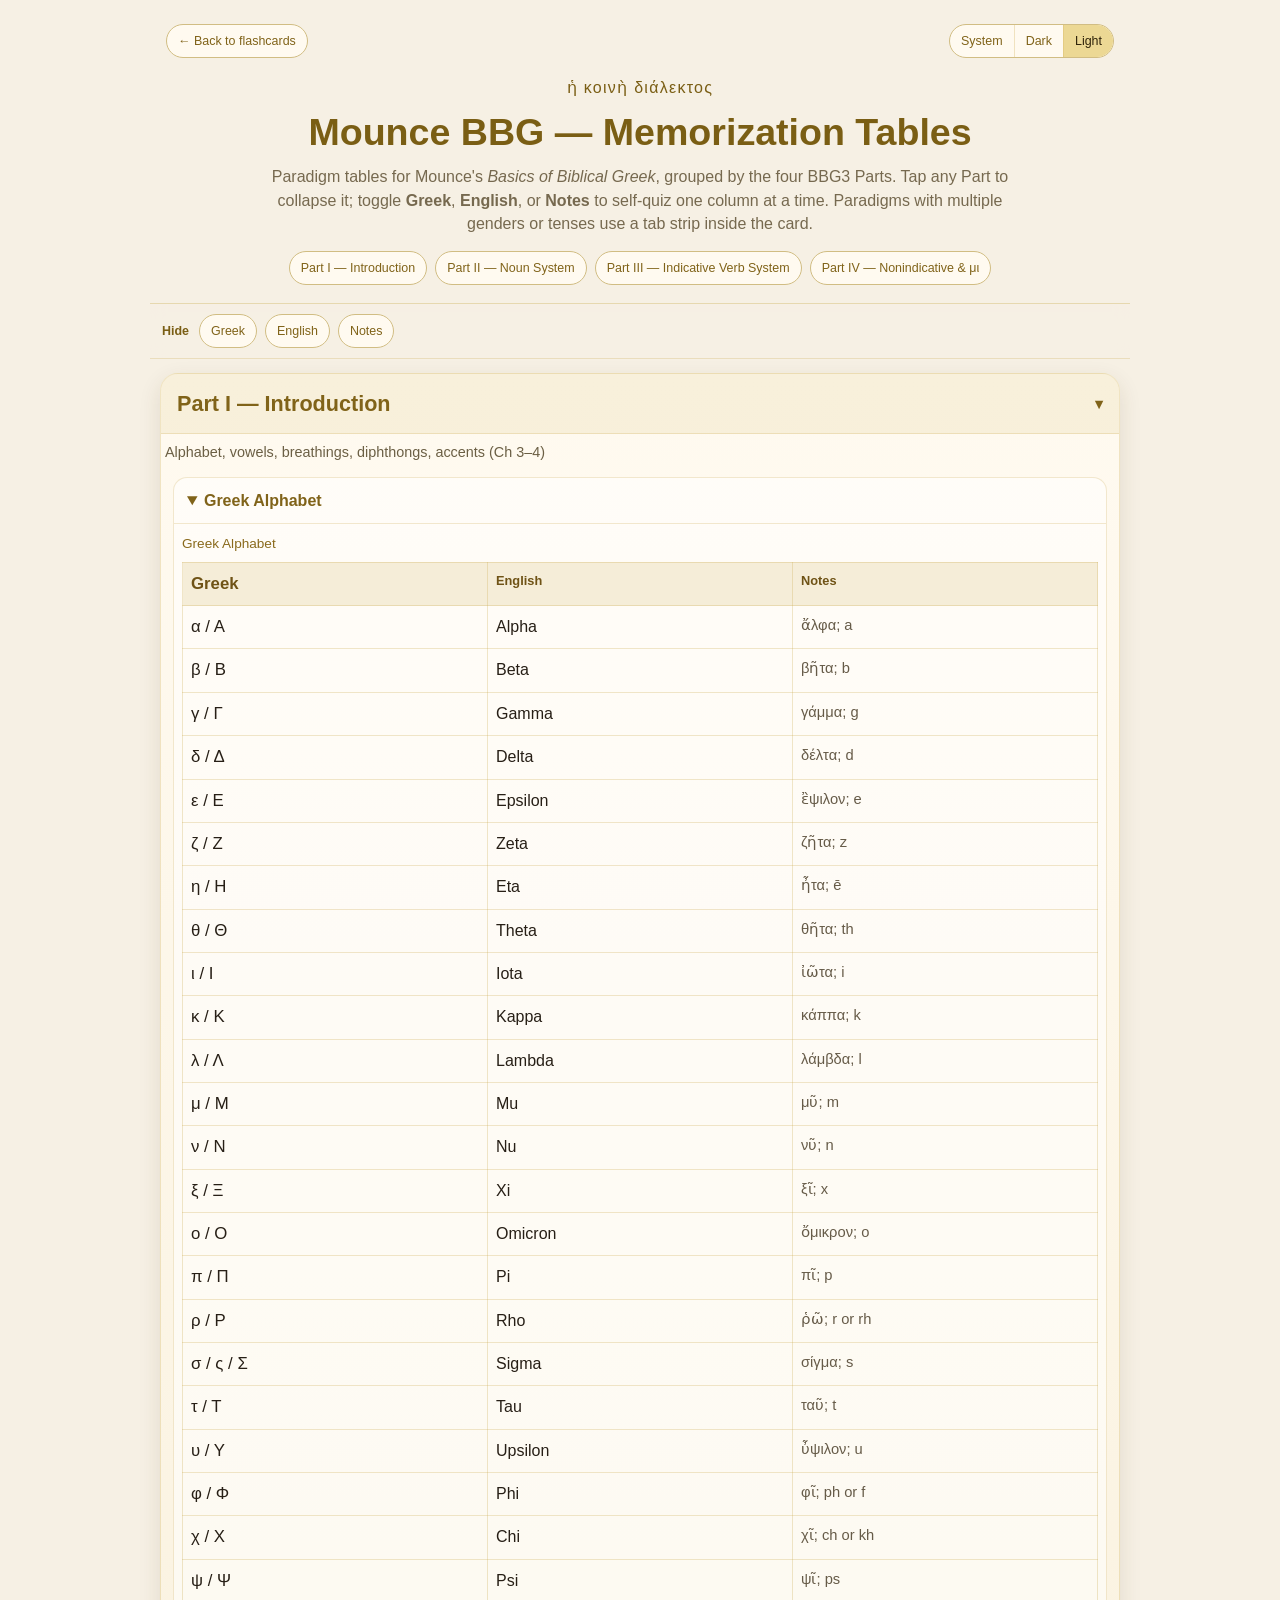
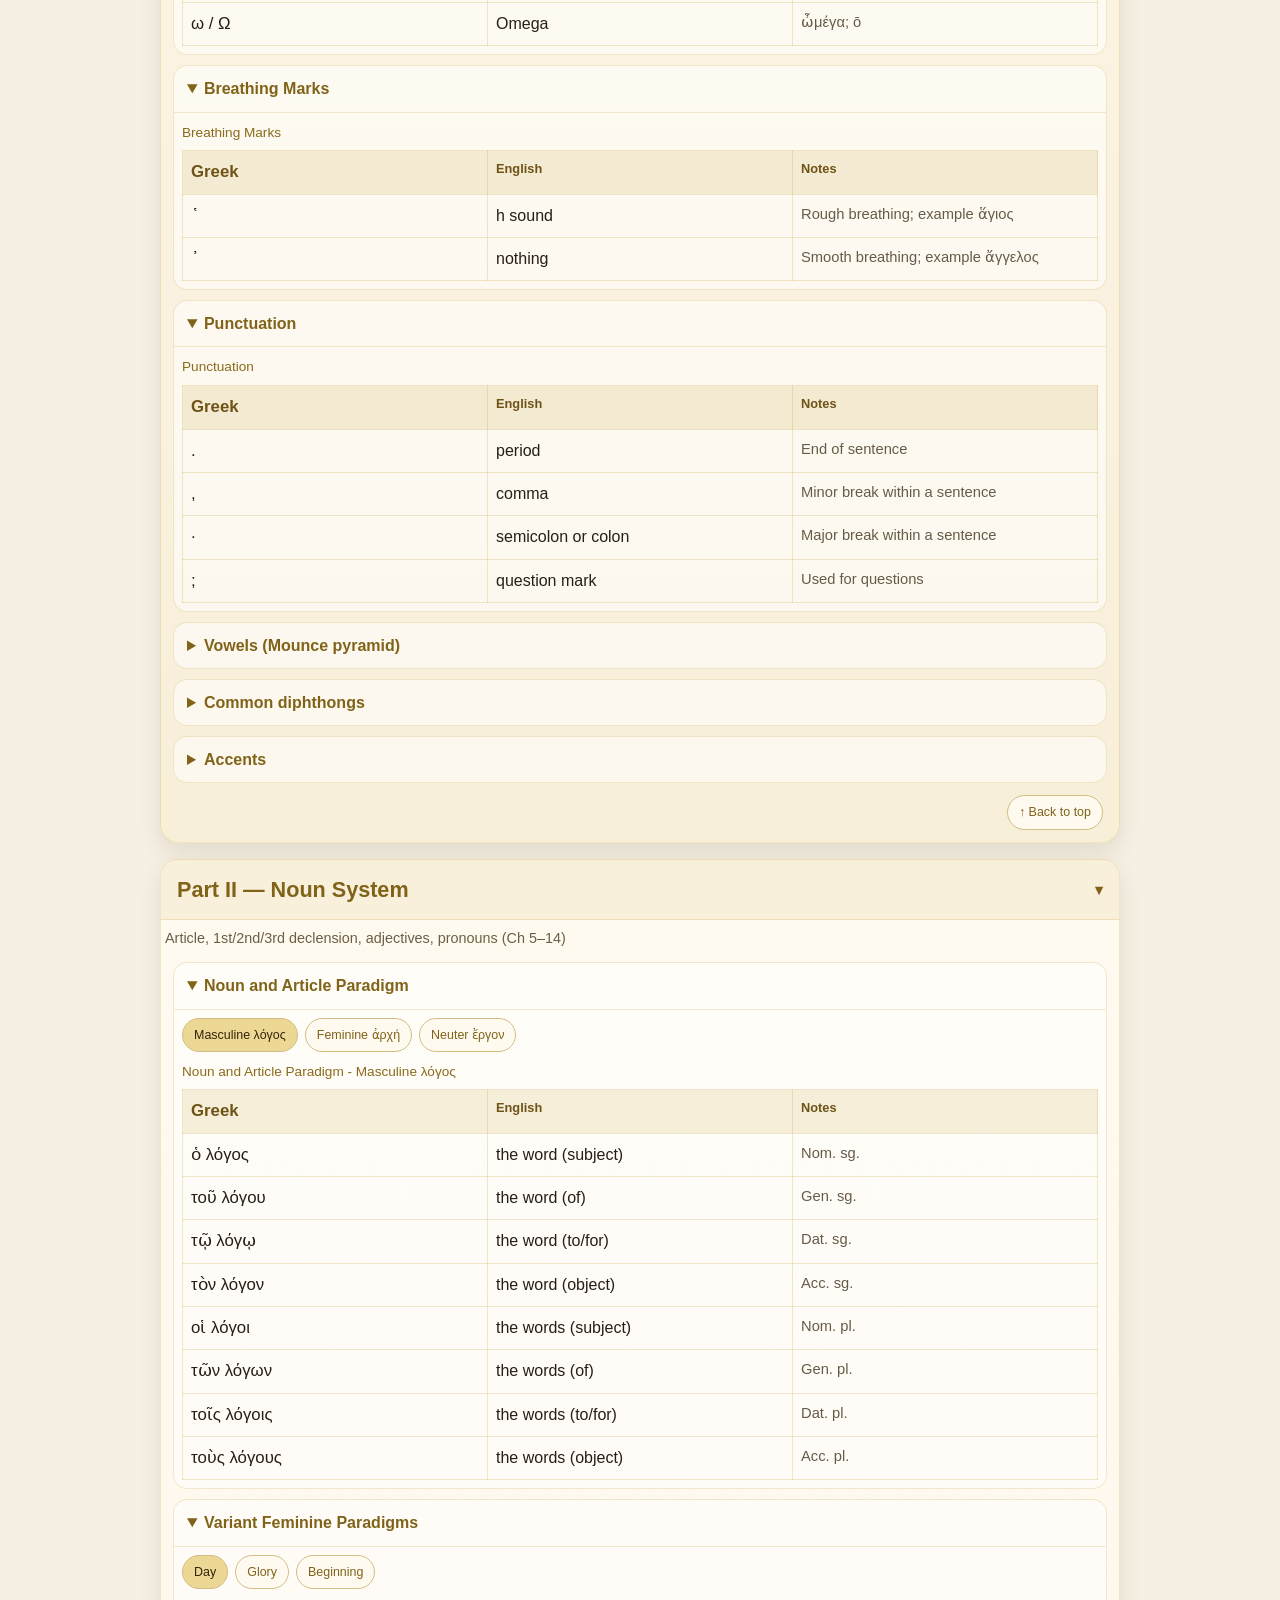
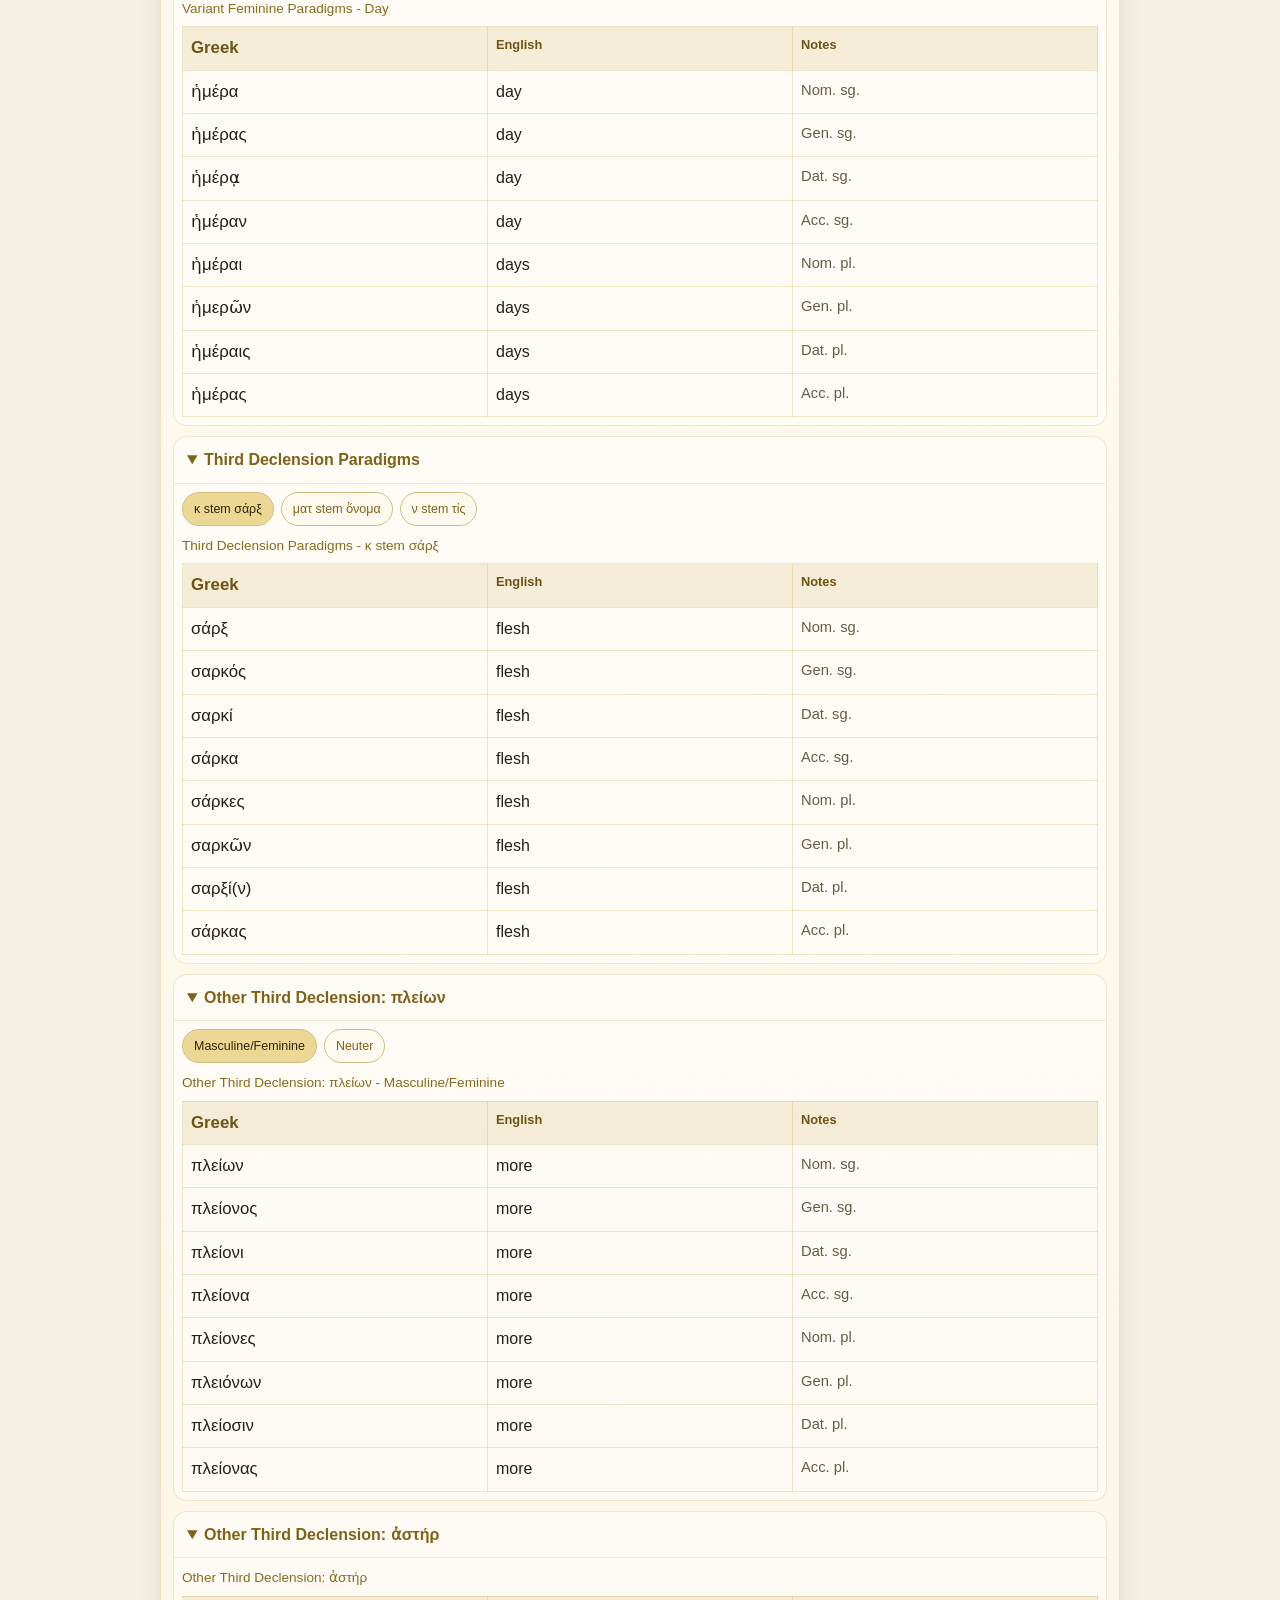
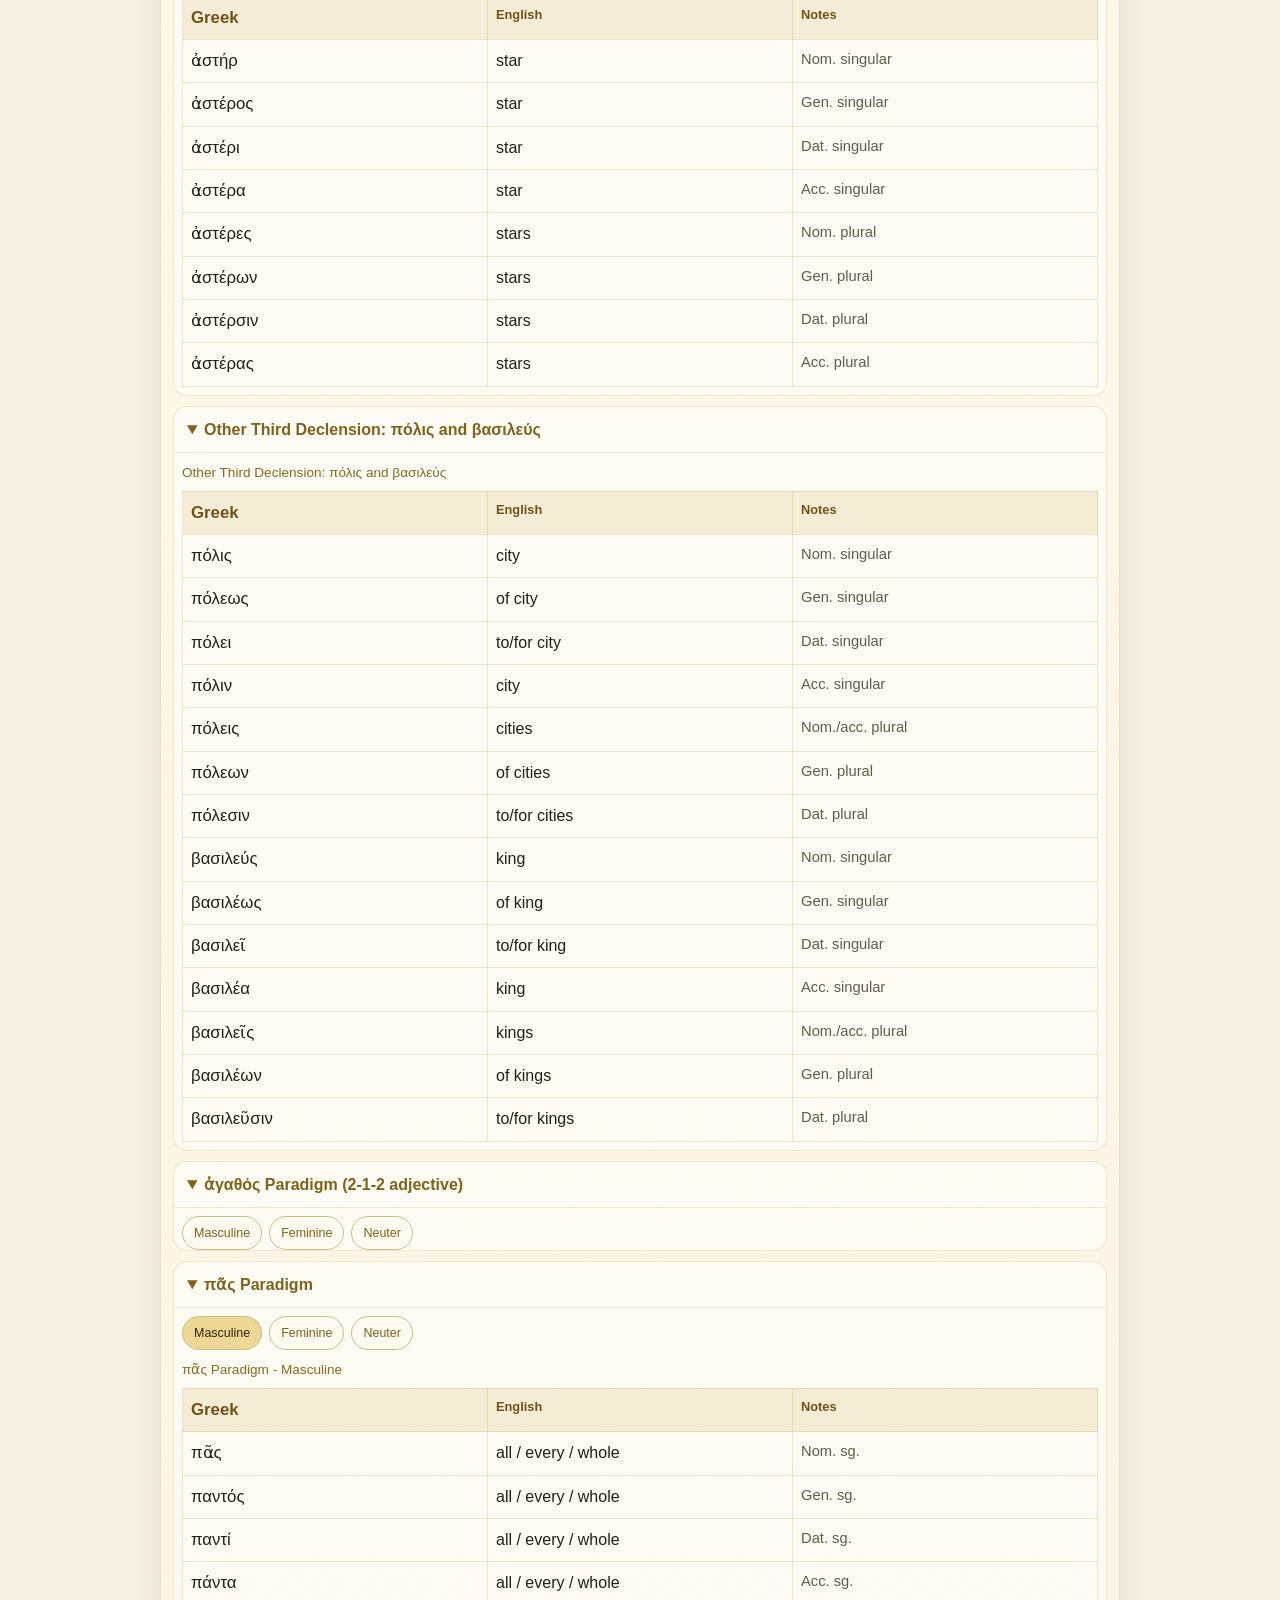
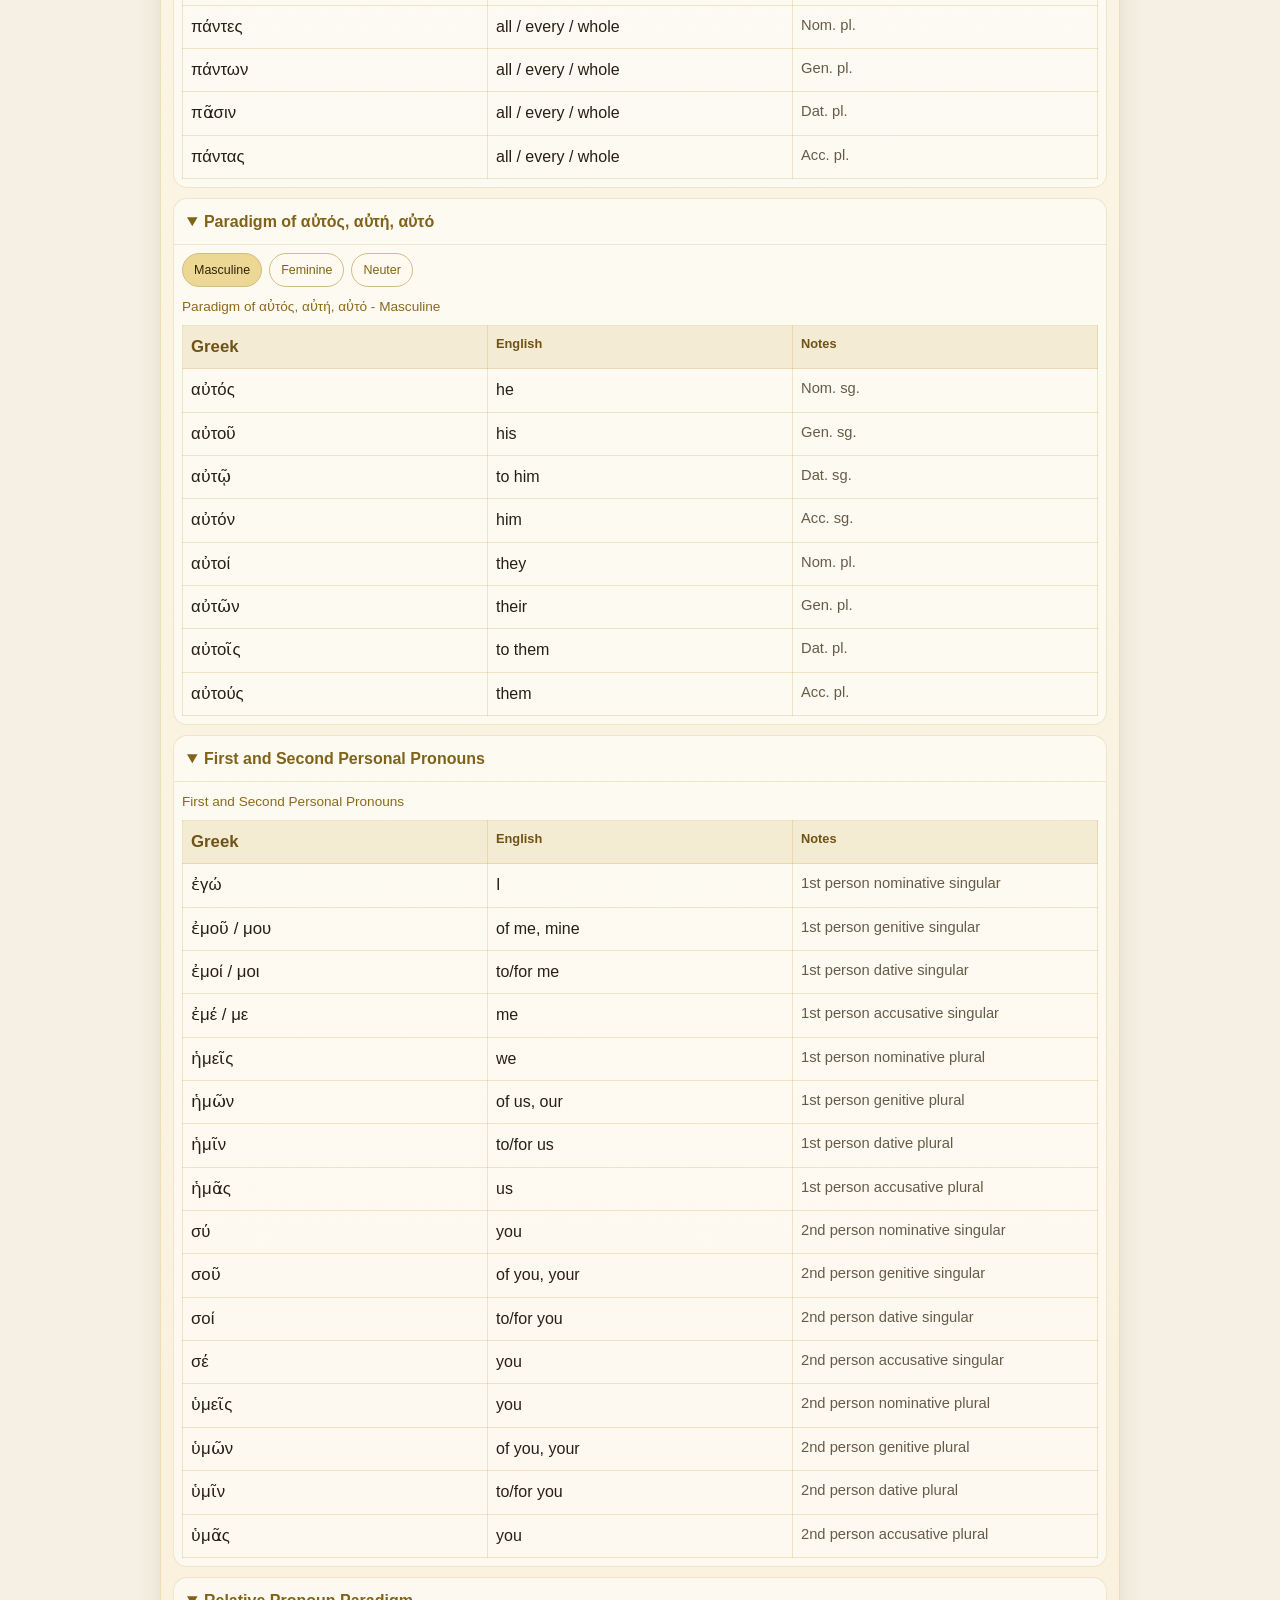
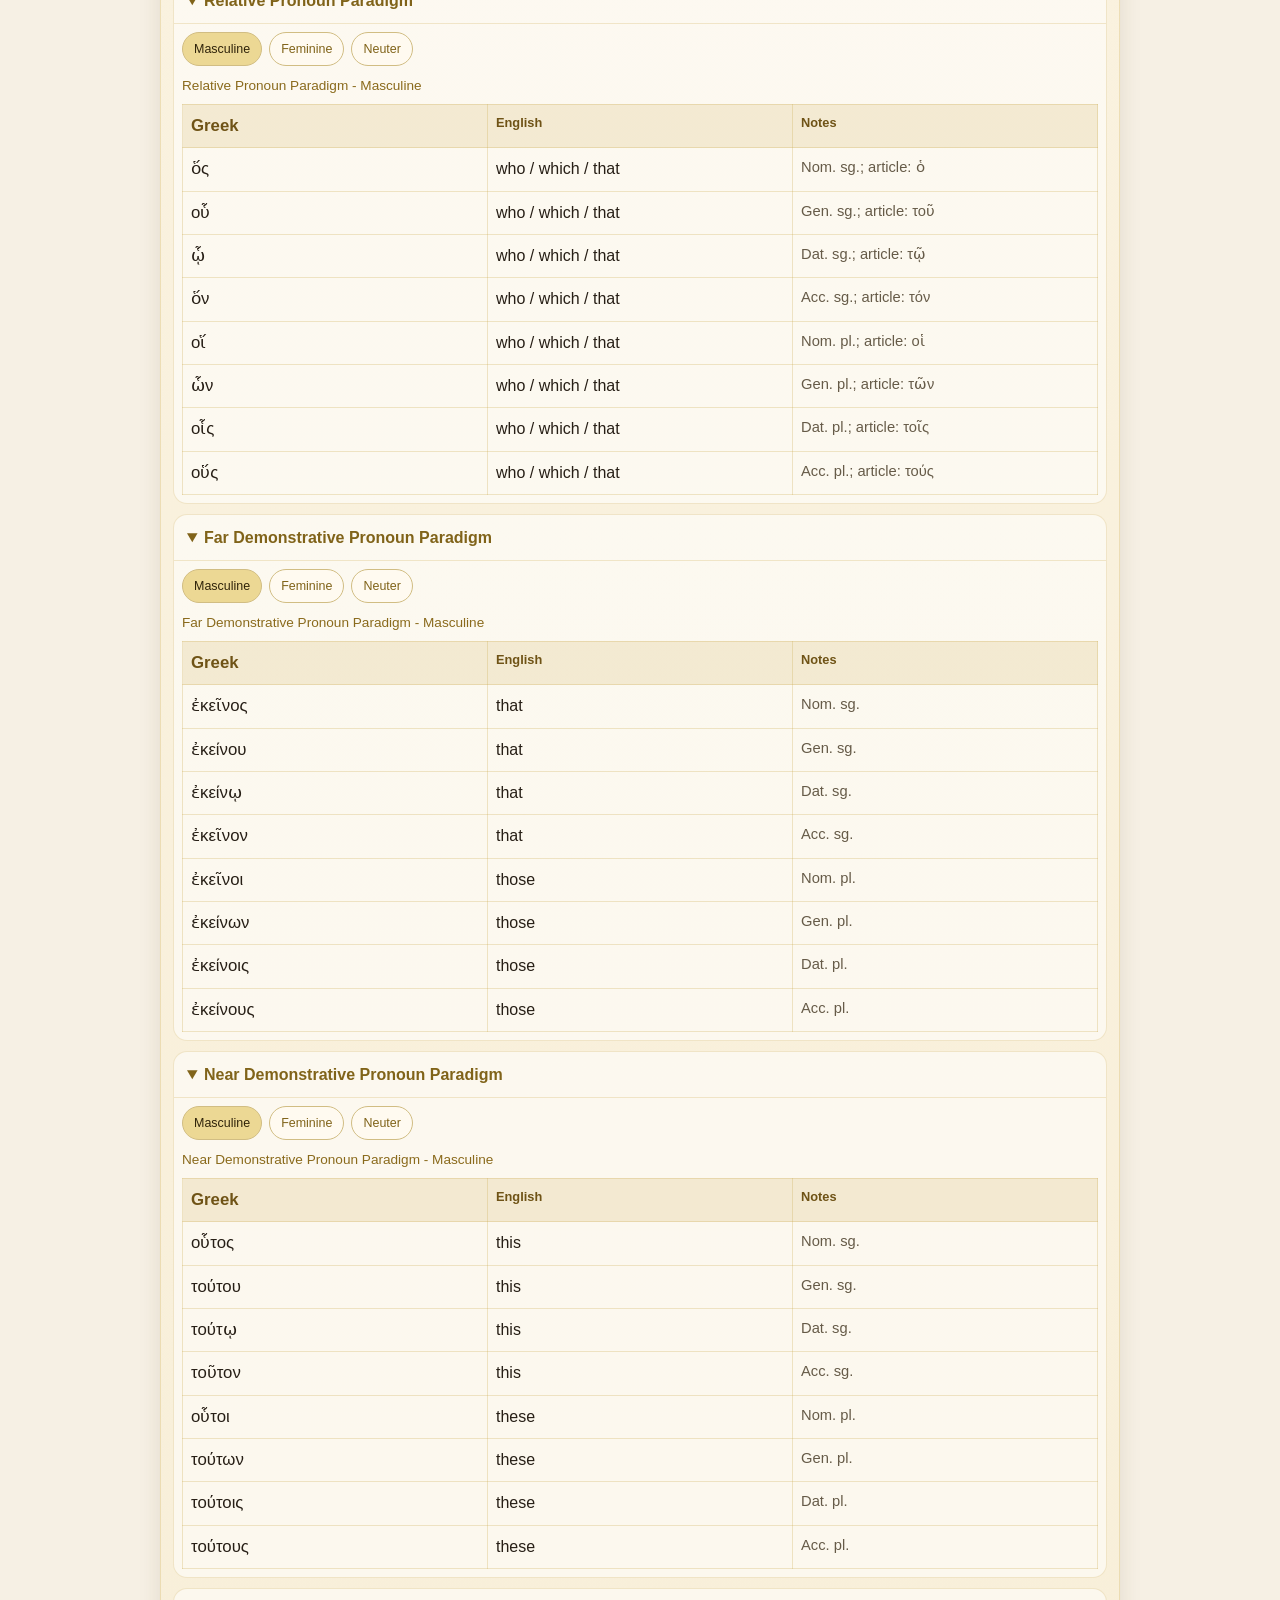
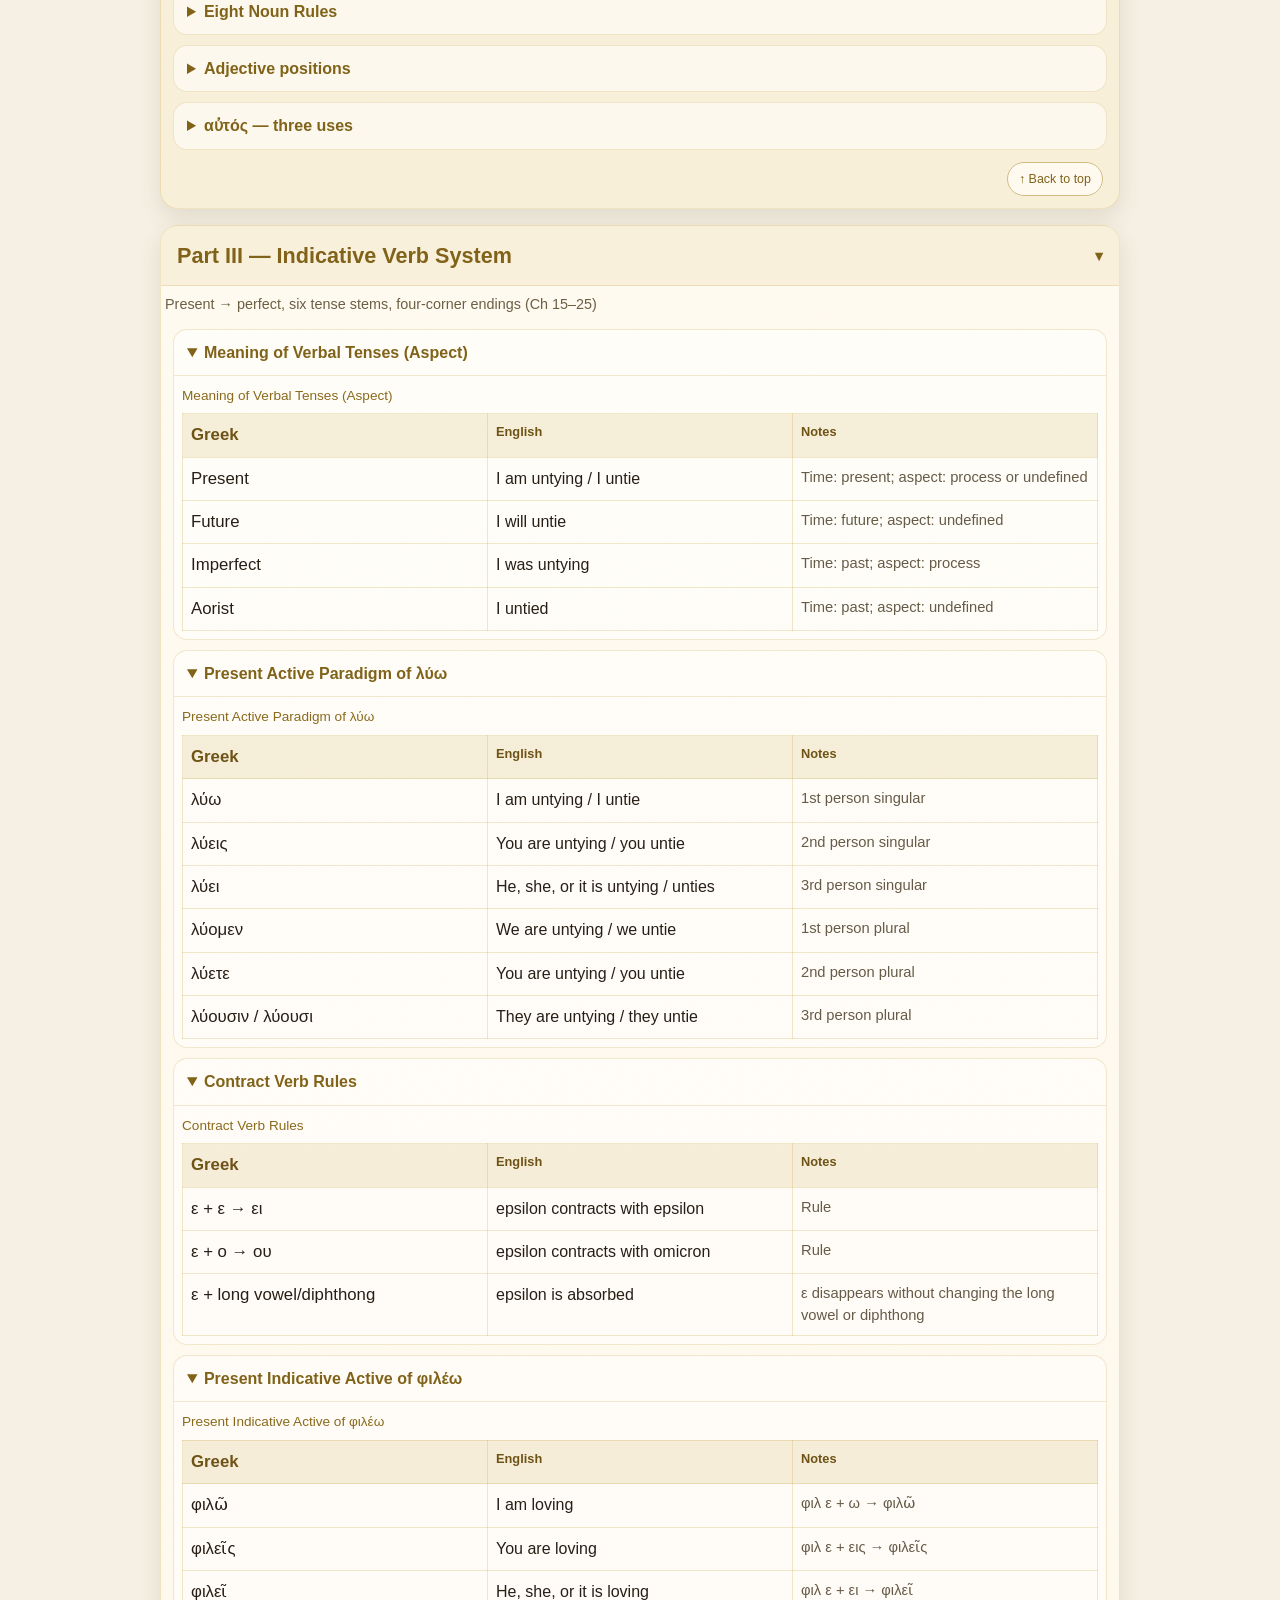
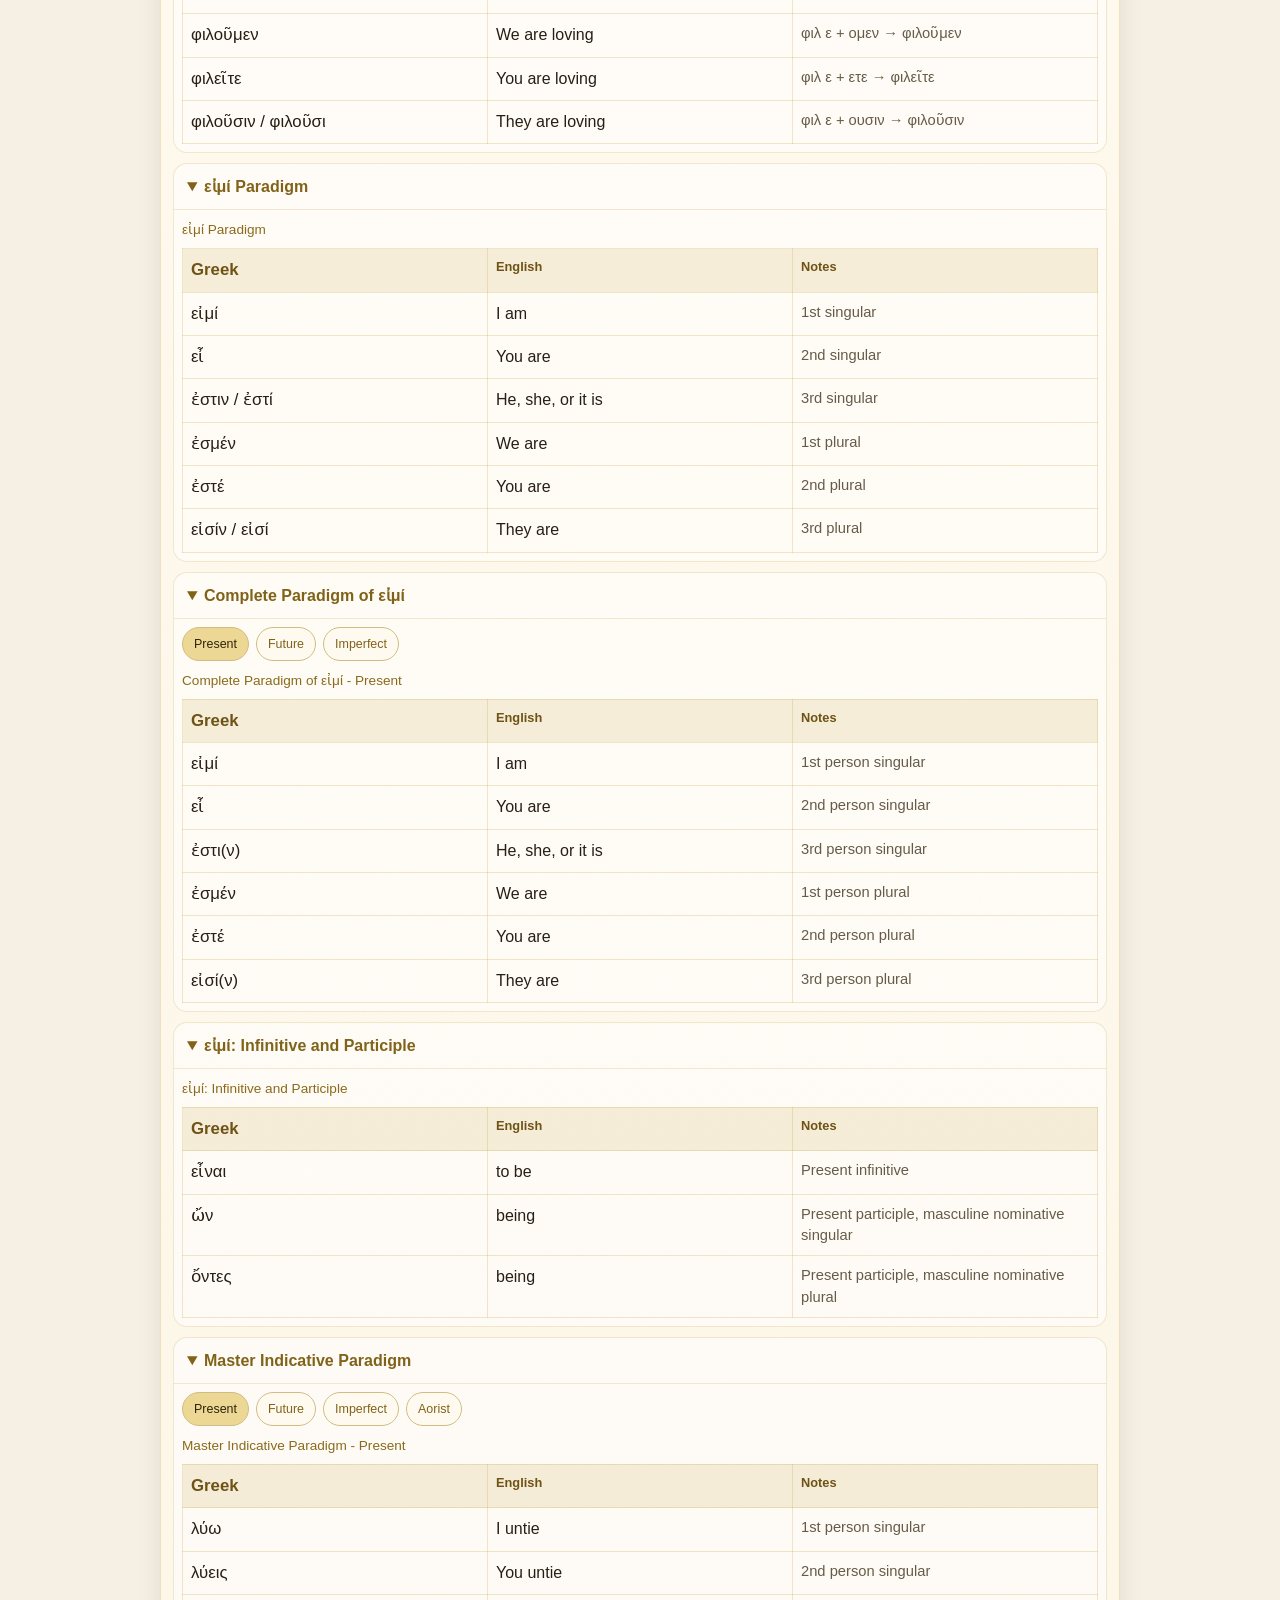
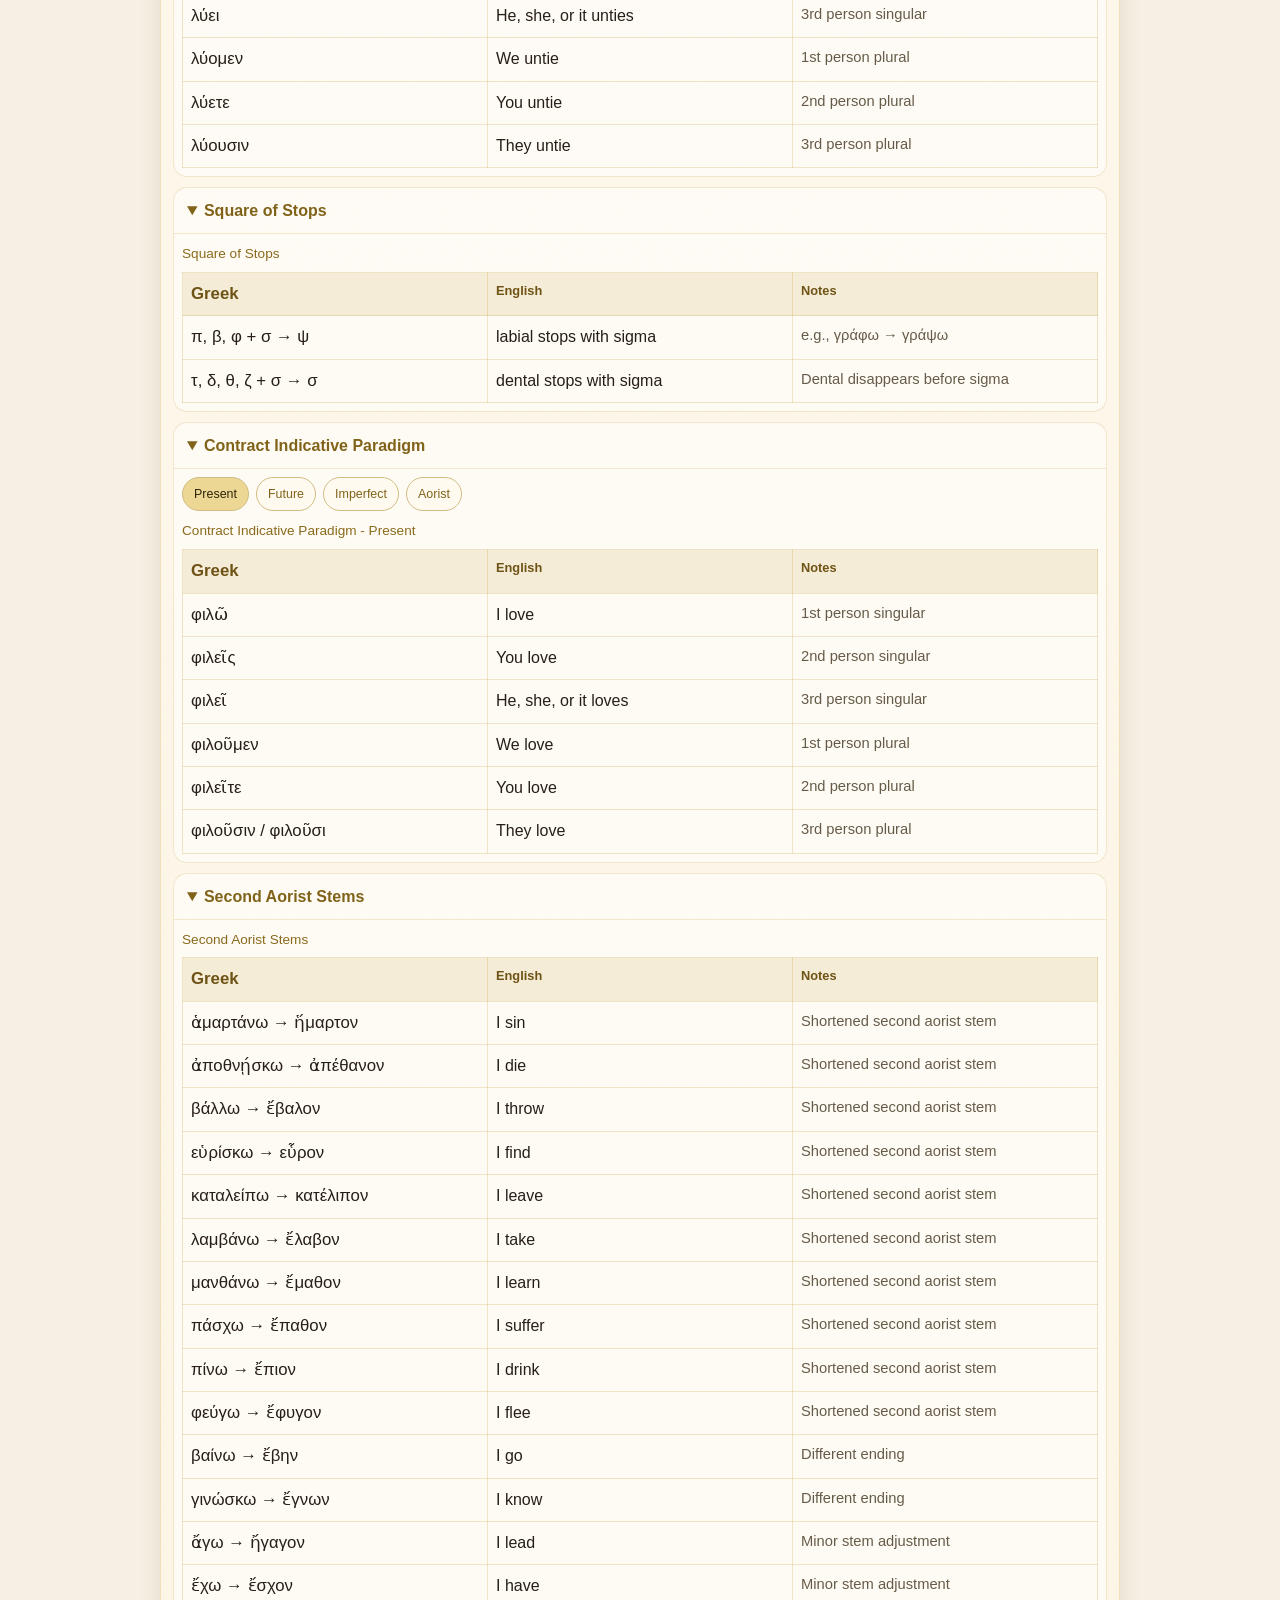
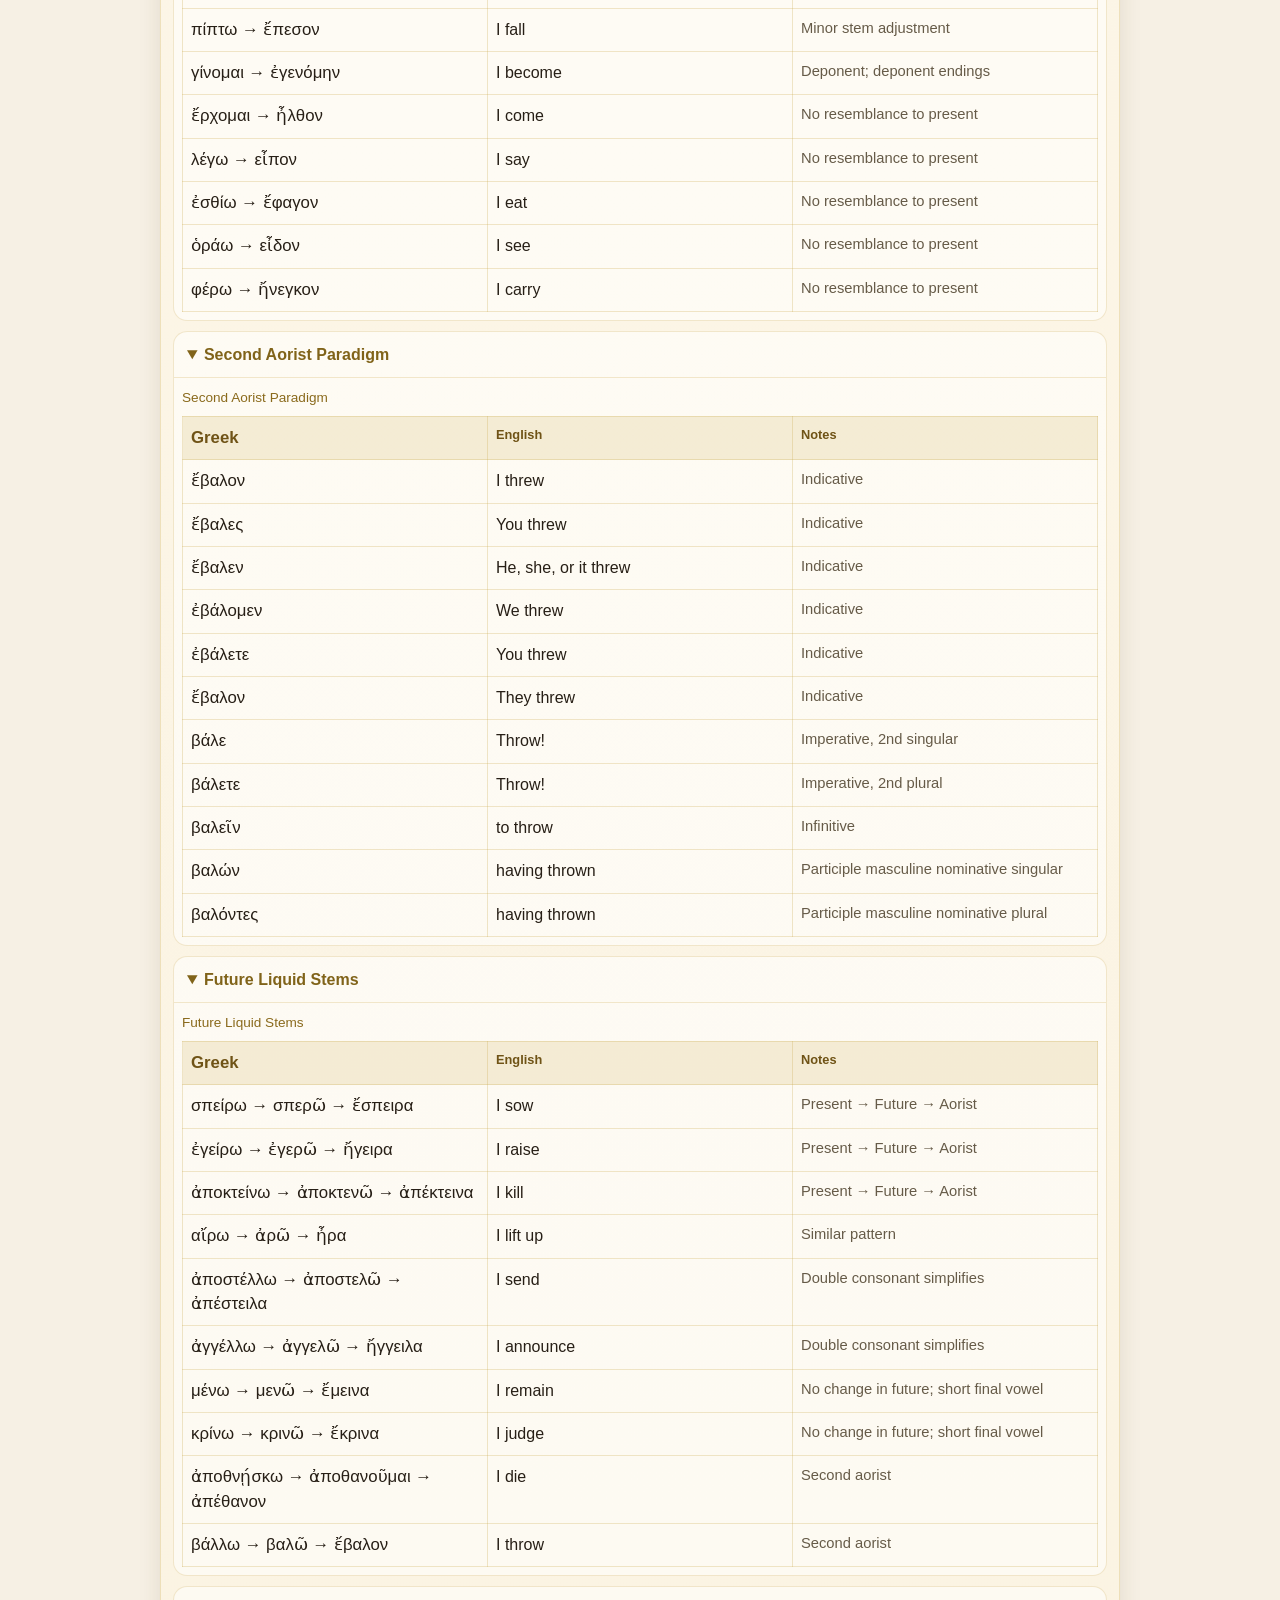
<file: pages/memorization.html>
<!DOCTYPE html>
<html lang="en">
<head>
<meta charset="utf-8">
<script async src="https://www.googletagmanager.com/gtag/js?id=G-M9SE4G8J6E"></script>
<script>
  window.dataLayer = window.dataLayer || [];
  function gtag(){dataLayer.push(arguments);}
  gtag('js', new Date());
  gtag('config', 'G-M9SE4G8J6E');
</script>
<meta name="viewport" content="width=device-width, initial-scale=1">
<title>Mounce BBG — Memorization Tables</title>
<style>

:root { color-scheme: dark; }
* { box-sizing: border-box; }
html { -webkit-text-size-adjust: 100%; scroll-behavior: smooth; }
body { margin:0; font-family:-apple-system,BlinkMacSystemFont,"Segoe UI",Roboto,"Helvetica Neue",Arial,sans-serif; background:#0f1117; color:#f3ead7; line-height:1.45; }
.toggle { position:fixed; top:0; left:0; width:1px; height:1px; opacity:0; pointer-events:none; margin:0; padding:0; border:0; }
.variant-toggle { position:absolute; width:1px; height:1px; opacity:0; pointer-events:none; margin:0; padding:0; border:0; }
.page { min-height:100vh; background:#0f1117; color:#f3ead7; padding-bottom:48px; }
#theme-light:checked ~ .page { background:#f6f0e4; color:#271f16; color-scheme:light; }
/* Headings/labels that keep their dark-mode gold (#d3b461) would wash out
   to ~1.8:1 on the light parchment — deepen them when light is active. */
#theme-light:checked ~ .page h1,
#theme-light:checked ~ .page h2,
#theme-light:checked ~ .page .koine,
#theme-light:checked ~ .page .toolbar-label { color:#7a5e14; }
#theme-light:checked ~ .page caption { color:#8a6a1c; }
#theme-light:checked ~ .page footer { color:#6f6450; }
header, .toolbar, main, footer { max-width:980px; margin-left:auto; margin-right:auto; }
.header-top { display:grid; grid-template-columns:1fr auto; align-items:center; gap:12px; margin-bottom:10px; text-align:left; }
.back a { border:1px solid rgba(211,180,97,.45); color:#f1d47a; background:#171a23; border-radius:999px; padding:7px 11px; text-decoration:none; font-size:.78rem; display:inline-block; }
#theme-light:checked ~ .page .back a { background:#fffaf0; color:#806319; border-color:#d1bd83; }
.theme-switcher { display:inline-flex; border:1px solid rgba(211,180,97,.45); border-radius:999px; overflow:hidden; background:#171a23; justify-self:end; }
.theme-btn { display:inline-block; color:#f1d47a; padding:7px 11px; font-size:.78rem; cursor:pointer; user-select:none; }
.theme-btn + .theme-btn { border-left:1px solid rgba(211,180,97,.35); }
#theme-light:checked ~ .page .theme-switcher { background:#fffaf0; border-color:#d1bd83; }
#theme-light:checked ~ .page .theme-btn { color:#806319; }
#theme-dark:checked ~ .page .theme-btn[for="theme-dark"], #theme-light:checked ~ .page .theme-btn[for="theme-light"] { background:#5f4a16; color:#fff2b6; }
#theme-light:checked ~ .page .theme-btn[for="theme-light"] { background:#ecd894; color:#30240a; }

header { padding:24px 16px 18px; text-align:center; border-bottom:1px solid rgba(201,168,76,.35); }
h1 { margin:6px 0 4px; color:#d3b461; font-size:clamp(1.45rem,5vw,2.35rem); font-weight:700; }
.subtitle { color:#aaa08c; margin:.35rem auto 1rem; max-width:780px; }
#theme-light:checked ~ .page .subtitle { color:#76694f; }
.koine { color:#d3b461; letter-spacing:.08em; }
.toc { display:flex; gap:8px; flex-wrap:wrap; justify-content:center; margin-top:12px; }
.toc a, .toplink a, .toolbar label.control, .variant-controls label.variant-btn { display:inline-block; border:1px solid rgba(211,180,97,.45); color:#f1d47a; background:#171a23; border-radius:999px; padding:7px 11px; text-decoration:none; font-size:.78rem; cursor:pointer; }
#theme-light:checked ~ .page .toc a, #theme-light:checked ~ .page .toplink a, #theme-light:checked ~ .page .toolbar label.control, #theme-light:checked ~ .page .variant-controls label.variant-btn { background:#fffaf0; color:#806319; border-color:#d1bd83; }
.toolbar { position:sticky; top:0; z-index:10; display:flex; gap:8px; flex-wrap:wrap; align-items:center; padding:10px 12px; background:rgba(15,17,23,.92); border-bottom:1px solid rgba(201,168,76,.26); backdrop-filter:blur(8px); }
#theme-light:checked ~ .page .toolbar { background:rgba(246,240,228,.94); }
.toolbar-label { color:#d3b461; font-weight:700; font-size:.78rem; margin-right:2px; }
#hide-greek:checked ~ .page label[for="hide-greek"], #hide-english:checked ~ .page label[for="hide-english"], #hide-notes:checked ~ .page label[for="hide-notes"] { background:#5f4a16; color:#fff2b6; border-color:#f1d47a; }
#hide-greek:checked ~ #theme-light:checked ~ .page label[for="hide-greek"], #hide-english:checked ~ #theme-light:checked ~ .page label[for="hide-english"], #hide-notes:checked ~ #theme-light:checked ~ .page label[for="hide-notes"] { background:#ecd894; color:#30240a; border-color:#d1bd83; }
main { padding:14px 10px; }
.week { background:linear-gradient(180deg,#171a23,#12151d); border:1px solid rgba(201,168,76,.28); border-radius:18px; padding:12px; margin-bottom:16px; box-shadow:0 10px 28px rgba(0,0,0,.28); }
#theme-light:checked ~ .page .week { background:linear-gradient(180deg,#fffaf0,#f8efd9); box-shadow:0 8px 22px rgba(78,57,22,.12); }
h2 { margin:.2rem .25rem .75rem; color:#d3b461; font-size:1.35rem; }
details { border:1px solid rgba(201,168,76,.25); border-radius:14px; margin:10px 0; overflow:hidden; background:rgba(255,255,255,.025); }
#theme-light:checked ~ .page details { background:rgba(255,255,255,.55); }
summary { padding:11px 13px; cursor:pointer; color:#f1d47a; font-weight:700; }
#theme-light:checked ~ .page summary { color:#806319; }
details[open] > summary { border-bottom:1px solid rgba(201,168,76,.25); }
.table-wrap { overflow-x:auto; -webkit-overflow-scrolling:touch; padding:8px; }
table.mem-table { width:100%; border-collapse:collapse; table-layout:fixed; min-width:0; }
caption { text-align:left; color:#bfa058; padding:2px 0 8px; font-size:.85rem; }
th,td { border:1px solid rgba(201,168,76,.28); padding:9px 8px; vertical-align:top; overflow-wrap:anywhere; }
th { background:rgba(201,168,76,.12); color:#f1d47a; text-align:left; font-size:.8rem; }
#theme-light:checked ~ .page th { color:#6f5316; background:rgba(201,168,76,.18); }
td.greek, th.greek { font-family:"Noto Sans","SBL Greek","Gentium Plus","Arial Unicode MS",-apple-system,BlinkMacSystemFont,"Segoe UI",sans-serif; font-size:1.05rem; }
td.note { color:#b5aa91; font-size:.92rem; }
#theme-light:checked ~ .page td.note { color:#665b48; }
#hide-greek:checked ~ .page td.greek .val, #hide-english:checked ~ .page td.english .val, #hide-notes:checked ~ .page td.note .val { display:none; }
#hide-greek:checked ~ .page td.greek::after { content:"Greek hidden"; color:#888; font-style:italic; font-size:.88rem; }
#hide-english:checked ~ .page td.english::after { content:"English hidden"; color:#888; font-style:italic; font-size:.88rem; }
#hide-notes:checked ~ .page td.note::after { content:"Notes hidden"; color:#888; font-style:italic; font-size:.88rem; }
.variant-controls { display:flex; gap:7px; flex-wrap:wrap; padding:8px 8px 0; }
.variant-panel { display:none; }

.toplink { text-align:right; margin:12px 4px 0; }
footer { color:#aaa08c; padding:20px 16px; text-align:center; border-top:1px solid rgba(201,168,76,.25); }
@media (max-width:600px) {
  header { padding:18px 10px 14px; }
  main { padding:10px 6px; }
  .week { padding:8px; border-radius:14px; }
  th,td { padding:8px 6px; font-size:.93rem; }
  td.greek { font-size:1rem; }
  summary { padding:10px; }
  .toolbar { padding:8px 6px; gap:6px; }
  .toc a, .toplink a, .toolbar label.control, .variant-controls label.variant-btn { font-size:.73rem; padding:6px 9px; }
}
@media print { .toolbar,.toc,.toplink { display:none; } body { background:#fff; color:#111; } .week,details { box-shadow:none; break-inside:avoid; } }

/* CSS-only variant selectors */
#v5948003358601899943_m:checked ~ .variant-controls label[for="v5948003358601899943_m"] { background:#5f4a16; color:#fff2b6; border-color:#f1d47a; }
#theme-light:checked ~ .page #v5948003358601899943_m:checked ~ .variant-controls label[for="v5948003358601899943_m"] { background:#ecd894; color:#30240a; border-color:#d1bd83; }
#v5948003358601899943_m:checked ~ .variant-panel[data-target="v5948003358601899943"][data-variant="m"] { display:block; }
#v5948003358601899943_f:checked ~ .variant-controls label[for="v5948003358601899943_f"] { background:#5f4a16; color:#fff2b6; border-color:#f1d47a; }
#theme-light:checked ~ .page #v5948003358601899943_f:checked ~ .variant-controls label[for="v5948003358601899943_f"] { background:#ecd894; color:#30240a; border-color:#d1bd83; }
#v5948003358601899943_f:checked ~ .variant-panel[data-target="v5948003358601899943"][data-variant="f"] { display:block; }
#v5948003358601899943_n:checked ~ .variant-controls label[for="v5948003358601899943_n"] { background:#5f4a16; color:#fff2b6; border-color:#f1d47a; }
#theme-light:checked ~ .page #v5948003358601899943_n:checked ~ .variant-controls label[for="v5948003358601899943_n"] { background:#ecd894; color:#30240a; border-color:#d1bd83; }
#v5948003358601899943_n:checked ~ .variant-panel[data-target="v5948003358601899943"][data-variant="n"] { display:block; }
#v3970709555123396956_day:checked ~ .variant-controls label[for="v3970709555123396956_day"] { background:#5f4a16; color:#fff2b6; border-color:#f1d47a; }
#theme-light:checked ~ .page #v3970709555123396956_day:checked ~ .variant-controls label[for="v3970709555123396956_day"] { background:#ecd894; color:#30240a; border-color:#d1bd83; }
#v3970709555123396956_day:checked ~ .variant-panel[data-target="v3970709555123396956"][data-variant="day"] { display:block; }
#v3970709555123396956_glory:checked ~ .variant-controls label[for="v3970709555123396956_glory"] { background:#5f4a16; color:#fff2b6; border-color:#f1d47a; }
#theme-light:checked ~ .page #v3970709555123396956_glory:checked ~ .variant-controls label[for="v3970709555123396956_glory"] { background:#ecd894; color:#30240a; border-color:#d1bd83; }
#v3970709555123396956_glory:checked ~ .variant-panel[data-target="v3970709555123396956"][data-variant="glory"] { display:block; }
#v3970709555123396956_beginning:checked ~ .variant-controls label[for="v3970709555123396956_beginning"] { background:#5f4a16; color:#fff2b6; border-color:#f1d47a; }
#theme-light:checked ~ .page #v3970709555123396956_beginning:checked ~ .variant-controls label[for="v3970709555123396956_beginning"] { background:#ecd894; color:#30240a; border-color:#d1bd83; }
#v3970709555123396956_beginning:checked ~ .variant-panel[data-target="v3970709555123396956"][data-variant="beginning"] { display:block; }
#v4308829762227277827_m:checked ~ .variant-controls label[for="v4308829762227277827_m"] { background:#5f4a16; color:#fff2b6; border-color:#f1d47a; }
#theme-light:checked ~ .page #v4308829762227277827_m:checked ~ .variant-controls label[for="v4308829762227277827_m"] { background:#ecd894; color:#30240a; border-color:#d1bd83; }
#v4308829762227277827_m:checked ~ .variant-panel[data-target="v4308829762227277827"][data-variant="m"] { display:block; }
#v4308829762227277827_f:checked ~ .variant-controls label[for="v4308829762227277827_f"] { background:#5f4a16; color:#fff2b6; border-color:#f1d47a; }
#theme-light:checked ~ .page #v4308829762227277827_f:checked ~ .variant-controls label[for="v4308829762227277827_f"] { background:#ecd894; color:#30240a; border-color:#d1bd83; }
#v4308829762227277827_f:checked ~ .variant-panel[data-target="v4308829762227277827"][data-variant="f"] { display:block; }
#v4308829762227277827_n:checked ~ .variant-controls label[for="v4308829762227277827_n"] { background:#5f4a16; color:#fff2b6; border-color:#f1d47a; }
#theme-light:checked ~ .page #v4308829762227277827_n:checked ~ .variant-controls label[for="v4308829762227277827_n"] { background:#ecd894; color:#30240a; border-color:#d1bd83; }
#v4308829762227277827_n:checked ~ .variant-panel[data-target="v4308829762227277827"][data-variant="n"] { display:block; }
#v6745257761261292260_Present:checked ~ .variant-controls label[for="v6745257761261292260_Present"] { background:#5f4a16; color:#fff2b6; border-color:#f1d47a; }
#theme-light:checked ~ .page #v6745257761261292260_Present:checked ~ .variant-controls label[for="v6745257761261292260_Present"] { background:#ecd894; color:#30240a; border-color:#d1bd83; }
#v6745257761261292260_Present:checked ~ .variant-panel[data-target="v6745257761261292260"][data-variant="Present"] { display:block; }
#v6745257761261292260_Future:checked ~ .variant-controls label[for="v6745257761261292260_Future"] { background:#5f4a16; color:#fff2b6; border-color:#f1d47a; }
#theme-light:checked ~ .page #v6745257761261292260_Future:checked ~ .variant-controls label[for="v6745257761261292260_Future"] { background:#ecd894; color:#30240a; border-color:#d1bd83; }
#v6745257761261292260_Future:checked ~ .variant-panel[data-target="v6745257761261292260"][data-variant="Future"] { display:block; }
#v6745257761261292260_Imperfect:checked ~ .variant-controls label[for="v6745257761261292260_Imperfect"] { background:#5f4a16; color:#fff2b6; border-color:#f1d47a; }
#theme-light:checked ~ .page #v6745257761261292260_Imperfect:checked ~ .variant-controls label[for="v6745257761261292260_Imperfect"] { background:#ecd894; color:#30240a; border-color:#d1bd83; }
#v6745257761261292260_Imperfect:checked ~ .variant-panel[data-target="v6745257761261292260"][data-variant="Imperfect"] { display:block; }
#v6745257761261292260_Aorist:checked ~ .variant-controls label[for="v6745257761261292260_Aorist"] { background:#5f4a16; color:#fff2b6; border-color:#f1d47a; }
#theme-light:checked ~ .page #v6745257761261292260_Aorist:checked ~ .variant-controls label[for="v6745257761261292260_Aorist"] { background:#ecd894; color:#30240a; border-color:#d1bd83; }
#v6745257761261292260_Aorist:checked ~ .variant-panel[data-target="v6745257761261292260"][data-variant="Aorist"] { display:block; }
#v5481089509112586143_Present:checked ~ .variant-controls label[for="v5481089509112586143_Present"] { background:#5f4a16; color:#fff2b6; border-color:#f1d47a; }
#theme-light:checked ~ .page #v5481089509112586143_Present:checked ~ .variant-controls label[for="v5481089509112586143_Present"] { background:#ecd894; color:#30240a; border-color:#d1bd83; }
#v5481089509112586143_Present:checked ~ .variant-panel[data-target="v5481089509112586143"][data-variant="Present"] { display:block; }
#v5481089509112586143_Future:checked ~ .variant-controls label[for="v5481089509112586143_Future"] { background:#5f4a16; color:#fff2b6; border-color:#f1d47a; }
#theme-light:checked ~ .page #v5481089509112586143_Future:checked ~ .variant-controls label[for="v5481089509112586143_Future"] { background:#ecd894; color:#30240a; border-color:#d1bd83; }
#v5481089509112586143_Future:checked ~ .variant-panel[data-target="v5481089509112586143"][data-variant="Future"] { display:block; }
#v5481089509112586143_Imperfect:checked ~ .variant-controls label[for="v5481089509112586143_Imperfect"] { background:#5f4a16; color:#fff2b6; border-color:#f1d47a; }
#theme-light:checked ~ .page #v5481089509112586143_Imperfect:checked ~ .variant-controls label[for="v5481089509112586143_Imperfect"] { background:#ecd894; color:#30240a; border-color:#d1bd83; }
#v5481089509112586143_Imperfect:checked ~ .variant-panel[data-target="v5481089509112586143"][data-variant="Imperfect"] { display:block; }
#v5481089509112586143_Aorist:checked ~ .variant-controls label[for="v5481089509112586143_Aorist"] { background:#5f4a16; color:#fff2b6; border-color:#f1d47a; }
#theme-light:checked ~ .page #v5481089509112586143_Aorist:checked ~ .variant-controls label[for="v5481089509112586143_Aorist"] { background:#ecd894; color:#30240a; border-color:#d1bd83; }
#v5481089509112586143_Aorist:checked ~ .variant-panel[data-target="v5481089509112586143"][data-variant="Aorist"] { display:block; }
#v1965067753190275350_luo:checked ~ .variant-controls label[for="v1965067753190275350_luo"] { background:#5f4a16; color:#fff2b6; border-color:#f1d47a; }
#theme-light:checked ~ .page #v1965067753190275350_luo:checked ~ .variant-controls label[for="v1965067753190275350_luo"] { background:#ecd894; color:#30240a; border-color:#d1bd83; }
#v1965067753190275350_luo:checked ~ .variant-panel[data-target="v1965067753190275350"][data-variant="luo"] { display:block; }
#v1965067753190275350_phileo:checked ~ .variant-controls label[for="v1965067753190275350_phileo"] { background:#5f4a16; color:#fff2b6; border-color:#f1d47a; }
#theme-light:checked ~ .page #v1965067753190275350_phileo:checked ~ .variant-controls label[for="v1965067753190275350_phileo"] { background:#ecd894; color:#30240a; border-color:#d1bd83; }
#v1965067753190275350_phileo:checked ~ .variant-panel[data-target="v1965067753190275350"][data-variant="phileo"] { display:block; }
#v5601677583551191823_Present:checked ~ .variant-controls label[for="v5601677583551191823_Present"] { background:#5f4a16; color:#fff2b6; border-color:#f1d47a; }
#theme-light:checked ~ .page #v5601677583551191823_Present:checked ~ .variant-controls label[for="v5601677583551191823_Present"] { background:#ecd894; color:#30240a; border-color:#d1bd83; }
#v5601677583551191823_Present:checked ~ .variant-panel[data-target="v5601677583551191823"][data-variant="Present"] { display:block; }
#v5601677583551191823_Future:checked ~ .variant-controls label[for="v5601677583551191823_Future"] { background:#5f4a16; color:#fff2b6; border-color:#f1d47a; }
#theme-light:checked ~ .page #v5601677583551191823_Future:checked ~ .variant-controls label[for="v5601677583551191823_Future"] { background:#ecd894; color:#30240a; border-color:#d1bd83; }
#v5601677583551191823_Future:checked ~ .variant-panel[data-target="v5601677583551191823"][data-variant="Future"] { display:block; }
#v5601677583551191823_Imperfect:checked ~ .variant-controls label[for="v5601677583551191823_Imperfect"] { background:#5f4a16; color:#fff2b6; border-color:#f1d47a; }
#theme-light:checked ~ .page #v5601677583551191823_Imperfect:checked ~ .variant-controls label[for="v5601677583551191823_Imperfect"] { background:#ecd894; color:#30240a; border-color:#d1bd83; }
#v5601677583551191823_Imperfect:checked ~ .variant-panel[data-target="v5601677583551191823"][data-variant="Imperfect"] { display:block; }
#v5601677583551191823_Aorist:checked ~ .variant-controls label[for="v5601677583551191823_Aorist"] { background:#5f4a16; color:#fff2b6; border-color:#f1d47a; }
#theme-light:checked ~ .page #v5601677583551191823_Aorist:checked ~ .variant-controls label[for="v5601677583551191823_Aorist"] { background:#ecd894; color:#30240a; border-color:#d1bd83; }
#v5601677583551191823_Aorist:checked ~ .variant-panel[data-target="v5601677583551191823"][data-variant="Aorist"] { display:block; }
#v2349729969768490662_present:checked ~ .variant-controls label[for="v2349729969768490662_present"] { background:#5f4a16; color:#fff2b6; border-color:#f1d47a; }
#theme-light:checked ~ .page #v2349729969768490662_present:checked ~ .variant-controls label[for="v2349729969768490662_present"] { background:#ecd894; color:#30240a; border-color:#d1bd83; }
#v2349729969768490662_present:checked ~ .variant-panel[data-target="v2349729969768490662"][data-variant="present"] { display:block; }
#v2349729969768490662_aorist:checked ~ .variant-controls label[for="v2349729969768490662_aorist"] { background:#5f4a16; color:#fff2b6; border-color:#f1d47a; }
#theme-light:checked ~ .page #v2349729969768490662_aorist:checked ~ .variant-controls label[for="v2349729969768490662_aorist"] { background:#ecd894; color:#30240a; border-color:#d1bd83; }
#v2349729969768490662_aorist:checked ~ .variant-panel[data-target="v2349729969768490662"][data-variant="aorist"] { display:block; }
#v3170947570788101841_Present:checked ~ .variant-controls label[for="v3170947570788101841_Present"] { background:#5f4a16; color:#fff2b6; border-color:#f1d47a; }
#theme-light:checked ~ .page #v3170947570788101841_Present:checked ~ .variant-controls label[for="v3170947570788101841_Present"] { background:#ecd894; color:#30240a; border-color:#d1bd83; }
#v3170947570788101841_Present:checked ~ .variant-panel[data-target="v3170947570788101841"][data-variant="Present"] { display:block; }
#v3170947570788101841_Future:checked ~ .variant-controls label[for="v3170947570788101841_Future"] { background:#5f4a16; color:#fff2b6; border-color:#f1d47a; }
#theme-light:checked ~ .page #v3170947570788101841_Future:checked ~ .variant-controls label[for="v3170947570788101841_Future"] { background:#ecd894; color:#30240a; border-color:#d1bd83; }
#v3170947570788101841_Future:checked ~ .variant-panel[data-target="v3170947570788101841"][data-variant="Future"] { display:block; }
#v3170947570788101841_Imperfect:checked ~ .variant-controls label[for="v3170947570788101841_Imperfect"] { background:#5f4a16; color:#fff2b6; border-color:#f1d47a; }
#theme-light:checked ~ .page #v3170947570788101841_Imperfect:checked ~ .variant-controls label[for="v3170947570788101841_Imperfect"] { background:#ecd894; color:#30240a; border-color:#d1bd83; }
#v3170947570788101841_Imperfect:checked ~ .variant-panel[data-target="v3170947570788101841"][data-variant="Imperfect"] { display:block; }
#v765411336559713786_m:checked ~ .variant-controls label[for="v765411336559713786_m"] { background:#5f4a16; color:#fff2b6; border-color:#f1d47a; }
#theme-light:checked ~ .page #v765411336559713786_m:checked ~ .variant-controls label[for="v765411336559713786_m"] { background:#ecd894; color:#30240a; border-color:#d1bd83; }
#v765411336559713786_m:checked ~ .variant-panel[data-target="v765411336559713786"][data-variant="m"] { display:block; }
#v765411336559713786_f:checked ~ .variant-controls label[for="v765411336559713786_f"] { background:#5f4a16; color:#fff2b6; border-color:#f1d47a; }
#theme-light:checked ~ .page #v765411336559713786_f:checked ~ .variant-controls label[for="v765411336559713786_f"] { background:#ecd894; color:#30240a; border-color:#d1bd83; }
#v765411336559713786_f:checked ~ .variant-panel[data-target="v765411336559713786"][data-variant="f"] { display:block; }
#v765411336559713786_n:checked ~ .variant-controls label[for="v765411336559713786_n"] { background:#5f4a16; color:#fff2b6; border-color:#f1d47a; }
#theme-light:checked ~ .page #v765411336559713786_n:checked ~ .variant-controls label[for="v765411336559713786_n"] { background:#ecd894; color:#30240a; border-color:#d1bd83; }
#v765411336559713786_n:checked ~ .variant-panel[data-target="v765411336559713786"][data-variant="n"] { display:block; }
#v6062983586615763871_m:checked ~ .variant-controls label[for="v6062983586615763871_m"] { background:#5f4a16; color:#fff2b6; border-color:#f1d47a; }
#theme-light:checked ~ .page #v6062983586615763871_m:checked ~ .variant-controls label[for="v6062983586615763871_m"] { background:#ecd894; color:#30240a; border-color:#d1bd83; }
#v6062983586615763871_m:checked ~ .variant-panel[data-target="v6062983586615763871"][data-variant="m"] { display:block; }
#v6062983586615763871_f:checked ~ .variant-controls label[for="v6062983586615763871_f"] { background:#5f4a16; color:#fff2b6; border-color:#f1d47a; }
#theme-light:checked ~ .page #v6062983586615763871_f:checked ~ .variant-controls label[for="v6062983586615763871_f"] { background:#ecd894; color:#30240a; border-color:#d1bd83; }
#v6062983586615763871_f:checked ~ .variant-panel[data-target="v6062983586615763871"][data-variant="f"] { display:block; }
#v6062983586615763871_n:checked ~ .variant-controls label[for="v6062983586615763871_n"] { background:#5f4a16; color:#fff2b6; border-color:#f1d47a; }
#theme-light:checked ~ .page #v6062983586615763871_n:checked ~ .variant-controls label[for="v6062983586615763871_n"] { background:#ecd894; color:#30240a; border-color:#d1bd83; }
#v6062983586615763871_n:checked ~ .variant-panel[data-target="v6062983586615763871"][data-variant="n"] { display:block; }
#v2651280953326197554_m:checked ~ .variant-controls label[for="v2651280953326197554_m"] { background:#5f4a16; color:#fff2b6; border-color:#f1d47a; }
#theme-light:checked ~ .page #v2651280953326197554_m:checked ~ .variant-controls label[for="v2651280953326197554_m"] { background:#ecd894; color:#30240a; border-color:#d1bd83; }
#v2651280953326197554_m:checked ~ .variant-panel[data-target="v2651280953326197554"][data-variant="m"] { display:block; }
#v2651280953326197554_f:checked ~ .variant-controls label[for="v2651280953326197554_f"] { background:#5f4a16; color:#fff2b6; border-color:#f1d47a; }
#theme-light:checked ~ .page #v2651280953326197554_f:checked ~ .variant-controls label[for="v2651280953326197554_f"] { background:#ecd894; color:#30240a; border-color:#d1bd83; }
#v2651280953326197554_f:checked ~ .variant-panel[data-target="v2651280953326197554"][data-variant="f"] { display:block; }
#v2651280953326197554_n:checked ~ .variant-controls label[for="v2651280953326197554_n"] { background:#5f4a16; color:#fff2b6; border-color:#f1d47a; }
#theme-light:checked ~ .page #v2651280953326197554_n:checked ~ .variant-controls label[for="v2651280953326197554_n"] { background:#ecd894; color:#30240a; border-color:#d1bd83; }
#v2651280953326197554_n:checked ~ .variant-panel[data-target="v2651280953326197554"][data-variant="n"] { display:block; }
#v302495086828593643_sarx:checked ~ .variant-controls label[for="v302495086828593643_sarx"] { background:#5f4a16; color:#fff2b6; border-color:#f1d47a; }
#theme-light:checked ~ .page #v302495086828593643_sarx:checked ~ .variant-controls label[for="v302495086828593643_sarx"] { background:#ecd894; color:#30240a; border-color:#d1bd83; }
#v302495086828593643_sarx:checked ~ .variant-panel[data-target="v302495086828593643"][data-variant="sarx"] { display:block; }
#v302495086828593643_onoma:checked ~ .variant-controls label[for="v302495086828593643_onoma"] { background:#5f4a16; color:#fff2b6; border-color:#f1d47a; }
#theme-light:checked ~ .page #v302495086828593643_onoma:checked ~ .variant-controls label[for="v302495086828593643_onoma"] { background:#ecd894; color:#30240a; border-color:#d1bd83; }
#v302495086828593643_onoma:checked ~ .variant-panel[data-target="v302495086828593643"][data-variant="onoma"] { display:block; }
#v302495086828593643_tis:checked ~ .variant-controls label[for="v302495086828593643_tis"] { background:#5f4a16; color:#fff2b6; border-color:#f1d47a; }
#theme-light:checked ~ .page #v302495086828593643_tis:checked ~ .variant-controls label[for="v302495086828593643_tis"] { background:#ecd894; color:#30240a; border-color:#d1bd83; }
#v302495086828593643_tis:checked ~ .variant-panel[data-target="v302495086828593643"][data-variant="tis"] { display:block; }
#v315473052739111879_mf:checked ~ .variant-controls label[for="v315473052739111879_mf"] { background:#5f4a16; color:#fff2b6; border-color:#f1d47a; }
#theme-light:checked ~ .page #v315473052739111879_mf:checked ~ .variant-controls label[for="v315473052739111879_mf"] { background:#ecd894; color:#30240a; border-color:#d1bd83; }
#v315473052739111879_mf:checked ~ .variant-panel[data-target="v315473052739111879"][data-variant="mf"] { display:block; }
#v315473052739111879_n:checked ~ .variant-controls label[for="v315473052739111879_n"] { background:#5f4a16; color:#fff2b6; border-color:#f1d47a; }
#theme-light:checked ~ .page #v315473052739111879_n:checked ~ .variant-controls label[for="v315473052739111879_n"] { background:#ecd894; color:#30240a; border-color:#d1bd83; }
#v315473052739111879_n:checked ~ .variant-panel[data-target="v315473052739111879"][data-variant="n"] { display:block; }
#v9007925040470001554_m:checked ~ .variant-controls label[for="v9007925040470001554_m"] { background:#5f4a16; color:#fff2b6; border-color:#f1d47a; }
#theme-light:checked ~ .page #v9007925040470001554_m:checked ~ .variant-controls label[for="v9007925040470001554_m"] { background:#ecd894; color:#30240a; border-color:#d1bd83; }
#v9007925040470001554_m:checked ~ .variant-panel[data-target="v9007925040470001554"][data-variant="m"] { display:block; }
#v9007925040470001554_f:checked ~ .variant-controls label[for="v9007925040470001554_f"] { background:#5f4a16; color:#fff2b6; border-color:#f1d47a; }
#theme-light:checked ~ .page #v9007925040470001554_f:checked ~ .variant-controls label[for="v9007925040470001554_f"] { background:#ecd894; color:#30240a; border-color:#d1bd83; }
#v9007925040470001554_f:checked ~ .variant-panel[data-target="v9007925040470001554"][data-variant="f"] { display:block; }
#v9007925040470001554_n:checked ~ .variant-controls label[for="v9007925040470001554_n"] { background:#5f4a16; color:#fff2b6; border-color:#f1d47a; }
#theme-light:checked ~ .page #v9007925040470001554_n:checked ~ .variant-controls label[for="v9007925040470001554_n"] { background:#ecd894; color:#30240a; border-color:#d1bd83; }
#v9007925040470001554_n:checked ~ .variant-panel[data-target="v9007925040470001554"][data-variant="n"] { display:block; }
#v5927061852091904358_pa_m:checked ~ .variant-controls label[for="v5927061852091904358_pa_m"] { background:#5f4a16; color:#fff2b6; border-color:#f1d47a; }
#theme-light:checked ~ .page #v5927061852091904358_pa_m:checked ~ .variant-controls label[for="v5927061852091904358_pa_m"] { background:#ecd894; color:#30240a; border-color:#d1bd83; }
#v5927061852091904358_pa_m:checked ~ .variant-panel[data-target="v5927061852091904358"][data-variant="pa_m"] { display:block; }
#v5927061852091904358_pa_f:checked ~ .variant-controls label[for="v5927061852091904358_pa_f"] { background:#5f4a16; color:#fff2b6; border-color:#f1d47a; }
#theme-light:checked ~ .page #v5927061852091904358_pa_f:checked ~ .variant-controls label[for="v5927061852091904358_pa_f"] { background:#ecd894; color:#30240a; border-color:#d1bd83; }
#v5927061852091904358_pa_f:checked ~ .variant-panel[data-target="v5927061852091904358"][data-variant="pa_f"] { display:block; }
#v5927061852091904358_pa_n:checked ~ .variant-controls label[for="v5927061852091904358_pa_n"] { background:#5f4a16; color:#fff2b6; border-color:#f1d47a; }
#theme-light:checked ~ .page #v5927061852091904358_pa_n:checked ~ .variant-controls label[for="v5927061852091904358_pa_n"] { background:#ecd894; color:#30240a; border-color:#d1bd83; }
#v5927061852091904358_pa_n:checked ~ .variant-panel[data-target="v5927061852091904358"][data-variant="pa_n"] { display:block; }
#v5927061852091904358_aa_m:checked ~ .variant-controls label[for="v5927061852091904358_aa_m"] { background:#5f4a16; color:#fff2b6; border-color:#f1d47a; }
#theme-light:checked ~ .page #v5927061852091904358_aa_m:checked ~ .variant-controls label[for="v5927061852091904358_aa_m"] { background:#ecd894; color:#30240a; border-color:#d1bd83; }
#v5927061852091904358_aa_m:checked ~ .variant-panel[data-target="v5927061852091904358"][data-variant="aa_m"] { display:block; }
#v5927061852091904358_aa_f:checked ~ .variant-controls label[for="v5927061852091904358_aa_f"] { background:#5f4a16; color:#fff2b6; border-color:#f1d47a; }
#theme-light:checked ~ .page #v5927061852091904358_aa_f:checked ~ .variant-controls label[for="v5927061852091904358_aa_f"] { background:#ecd894; color:#30240a; border-color:#d1bd83; }
#v5927061852091904358_aa_f:checked ~ .variant-panel[data-target="v5927061852091904358"][data-variant="aa_f"] { display:block; }
#v5927061852091904358_aa_n:checked ~ .variant-controls label[for="v5927061852091904358_aa_n"] { background:#5f4a16; color:#fff2b6; border-color:#f1d47a; }
#theme-light:checked ~ .page #v5927061852091904358_aa_n:checked ~ .variant-controls label[for="v5927061852091904358_aa_n"] { background:#ecd894; color:#30240a; border-color:#d1bd83; }
#v5927061852091904358_aa_n:checked ~ .variant-panel[data-target="v5927061852091904358"][data-variant="aa_n"] { display:block; }
#v5927061852091904358_pm_m:checked ~ .variant-controls label[for="v5927061852091904358_pm_m"] { background:#5f4a16; color:#fff2b6; border-color:#f1d47a; }
#theme-light:checked ~ .page #v5927061852091904358_pm_m:checked ~ .variant-controls label[for="v5927061852091904358_pm_m"] { background:#ecd894; color:#30240a; border-color:#d1bd83; }
#v5927061852091904358_pm_m:checked ~ .variant-panel[data-target="v5927061852091904358"][data-variant="pm_m"] { display:block; }
#v5927061852091904358_pm_f:checked ~ .variant-controls label[for="v5927061852091904358_pm_f"] { background:#5f4a16; color:#fff2b6; border-color:#f1d47a; }
#theme-light:checked ~ .page #v5927061852091904358_pm_f:checked ~ .variant-controls label[for="v5927061852091904358_pm_f"] { background:#ecd894; color:#30240a; border-color:#d1bd83; }
#v5927061852091904358_pm_f:checked ~ .variant-panel[data-target="v5927061852091904358"][data-variant="pm_f"] { display:block; }
#v5927061852091904358_pm_n:checked ~ .variant-controls label[for="v5927061852091904358_pm_n"] { background:#5f4a16; color:#fff2b6; border-color:#f1d47a; }
#theme-light:checked ~ .page #v5927061852091904358_pm_n:checked ~ .variant-controls label[for="v5927061852091904358_pm_n"] { background:#ecd894; color:#30240a; border-color:#d1bd83; }
#v5927061852091904358_pm_n:checked ~ .variant-panel[data-target="v5927061852091904358"][data-variant="pm_n"] { display:block; }
#v5927061852091904358_am_m:checked ~ .variant-controls label[for="v5927061852091904358_am_m"] { background:#5f4a16; color:#fff2b6; border-color:#f1d47a; }
#theme-light:checked ~ .page #v5927061852091904358_am_m:checked ~ .variant-controls label[for="v5927061852091904358_am_m"] { background:#ecd894; color:#30240a; border-color:#d1bd83; }
#v5927061852091904358_am_m:checked ~ .variant-panel[data-target="v5927061852091904358"][data-variant="am_m"] { display:block; }
#v5927061852091904358_am_f:checked ~ .variant-controls label[for="v5927061852091904358_am_f"] { background:#5f4a16; color:#fff2b6; border-color:#f1d47a; }
#theme-light:checked ~ .page #v5927061852091904358_am_f:checked ~ .variant-controls label[for="v5927061852091904358_am_f"] { background:#ecd894; color:#30240a; border-color:#d1bd83; }
#v5927061852091904358_am_f:checked ~ .variant-panel[data-target="v5927061852091904358"][data-variant="am_f"] { display:block; }
#v5927061852091904358_am_n:checked ~ .variant-controls label[for="v5927061852091904358_am_n"] { background:#5f4a16; color:#fff2b6; border-color:#f1d47a; }
#theme-light:checked ~ .page #v5927061852091904358_am_n:checked ~ .variant-controls label[for="v5927061852091904358_am_n"] { background:#ecd894; color:#30240a; border-color:#d1bd83; }
#v5927061852091904358_am_n:checked ~ .variant-panel[data-target="v5927061852091904358"][data-variant="am_n"] { display:block; }
#v6295162627460185295_Present:checked ~ .variant-controls label[for="v6295162627460185295_Present"] { background:#5f4a16; color:#fff2b6; border-color:#f1d47a; }
#theme-light:checked ~ .page #v6295162627460185295_Present:checked ~ .variant-controls label[for="v6295162627460185295_Present"] { background:#ecd894; color:#30240a; border-color:#d1bd83; }
#v6295162627460185295_Present:checked ~ .variant-panel[data-target="v6295162627460185295"][data-variant="Present"] { display:block; }
#v6295162627460185295_Future:checked ~ .variant-controls label[for="v6295162627460185295_Future"] { background:#5f4a16; color:#fff2b6; border-color:#f1d47a; }
#theme-light:checked ~ .page #v6295162627460185295_Future:checked ~ .variant-controls label[for="v6295162627460185295_Future"] { background:#ecd894; color:#30240a; border-color:#d1bd83; }
#v6295162627460185295_Future:checked ~ .variant-panel[data-target="v6295162627460185295"][data-variant="Future"] { display:block; }
#v6295162627460185295_Imperfect:checked ~ .variant-controls label[for="v6295162627460185295_Imperfect"] { background:#5f4a16; color:#fff2b6; border-color:#f1d47a; }
#theme-light:checked ~ .page #v6295162627460185295_Imperfect:checked ~ .variant-controls label[for="v6295162627460185295_Imperfect"] { background:#ecd894; color:#30240a; border-color:#d1bd83; }
#v6295162627460185295_Imperfect:checked ~ .variant-panel[data-target="v6295162627460185295"][data-variant="Imperfect"] { display:block; }
#v6295162627460185295_Aorist:checked ~ .variant-controls label[for="v6295162627460185295_Aorist"] { background:#5f4a16; color:#fff2b6; border-color:#f1d47a; }
#theme-light:checked ~ .page #v6295162627460185295_Aorist:checked ~ .variant-controls label[for="v6295162627460185295_Aorist"] { background:#ecd894; color:#30240a; border-color:#d1bd83; }
#v6295162627460185295_Aorist:checked ~ .variant-panel[data-target="v6295162627460185295"][data-variant="Aorist"] { display:block; }
#v6608313529295495248_present:checked ~ .variant-controls label[for="v6608313529295495248_present"] { background:#5f4a16; color:#fff2b6; border-color:#f1d47a; }
#theme-light:checked ~ .page #v6608313529295495248_present:checked ~ .variant-controls label[for="v6608313529295495248_present"] { background:#ecd894; color:#30240a; border-color:#d1bd83; }
#v6608313529295495248_present:checked ~ .variant-panel[data-target="v6608313529295495248"][data-variant="present"] { display:block; }
#v6608313529295495248_aorist:checked ~ .variant-controls label[for="v6608313529295495248_aorist"] { background:#5f4a16; color:#fff2b6; border-color:#f1d47a; }
#theme-light:checked ~ .page #v6608313529295495248_aorist:checked ~ .variant-controls label[for="v6608313529295495248_aorist"] { background:#ecd894; color:#30240a; border-color:#d1bd83; }
#v6608313529295495248_aorist:checked ~ .variant-panel[data-target="v6608313529295495248"][data-variant="aorist"] { display:block; }
#v5750172871021019779_m:checked ~ .variant-controls label[for="v5750172871021019779_m"] { background:#5f4a16; color:#fff2b6; border-color:#f1d47a; }
#theme-light:checked ~ .page #v5750172871021019779_m:checked ~ .variant-controls label[for="v5750172871021019779_m"] { background:#ecd894; color:#30240a; border-color:#d1bd83; }
#v5750172871021019779_m:checked ~ .variant-panel[data-target="v5750172871021019779"][data-variant="m"] { display:block; }
#v5750172871021019779_f:checked ~ .variant-controls label[for="v5750172871021019779_f"] { background:#5f4a16; color:#fff2b6; border-color:#f1d47a; }
#theme-light:checked ~ .page #v5750172871021019779_f:checked ~ .variant-controls label[for="v5750172871021019779_f"] { background:#ecd894; color:#30240a; border-color:#d1bd83; }
#v5750172871021019779_f:checked ~ .variant-panel[data-target="v5750172871021019779"][data-variant="f"] { display:block; }
#v5750172871021019779_n:checked ~ .variant-controls label[for="v5750172871021019779_n"] { background:#5f4a16; color:#fff2b6; border-color:#f1d47a; }
#theme-light:checked ~ .page #v5750172871021019779_n:checked ~ .variant-controls label[for="v5750172871021019779_n"] { background:#ecd894; color:#30240a; border-color:#d1bd83; }
#v5750172871021019779_n:checked ~ .variant-panel[data-target="v5750172871021019779"][data-variant="n"] { display:block; }
#v2328112059213822451_pa:checked ~ .variant-controls label[for="v2328112059213822451_pa"] { background:#5f4a16; color:#fff2b6; border-color:#f1d47a; }
#theme-light:checked ~ .page #v2328112059213822451_pa:checked ~ .variant-controls label[for="v2328112059213822451_pa"] { background:#ecd894; color:#30240a; border-color:#d1bd83; }
#v2328112059213822451_pa:checked ~ .variant-panel[data-target="v2328112059213822451"][data-variant="pa"] { display:block; }
#v2328112059213822451_aa:checked ~ .variant-controls label[for="v2328112059213822451_aa"] { background:#5f4a16; color:#fff2b6; border-color:#f1d47a; }
#theme-light:checked ~ .page #v2328112059213822451_aa:checked ~ .variant-controls label[for="v2328112059213822451_aa"] { background:#ecd894; color:#30240a; border-color:#d1bd83; }
#v2328112059213822451_aa:checked ~ .variant-panel[data-target="v2328112059213822451"][data-variant="aa"] { display:block; }
#v2328112059213822451_pm:checked ~ .variant-controls label[for="v2328112059213822451_pm"] { background:#5f4a16; color:#fff2b6; border-color:#f1d47a; }
#theme-light:checked ~ .page #v2328112059213822451_pm:checked ~ .variant-controls label[for="v2328112059213822451_pm"] { background:#ecd894; color:#30240a; border-color:#d1bd83; }
#v2328112059213822451_pm:checked ~ .variant-panel[data-target="v2328112059213822451"][data-variant="pm"] { display:block; }
#v2328112059213822451_am:checked ~ .variant-controls label[for="v2328112059213822451_am"] { background:#5f4a16; color:#fff2b6; border-color:#f1d47a; }
#theme-light:checked ~ .page #v2328112059213822451_am:checked ~ .variant-controls label[for="v2328112059213822451_am"] { background:#ecd894; color:#30240a; border-color:#d1bd83; }
#v2328112059213822451_am:checked ~ .variant-panel[data-target="v2328112059213822451"][data-variant="am"] { display:block; }
#v2328112059213822451_ap:checked ~ .variant-controls label[for="v2328112059213822451_ap"] { background:#5f4a16; color:#fff2b6; border-color:#f1d47a; }
#theme-light:checked ~ .page #v2328112059213822451_ap:checked ~ .variant-controls label[for="v2328112059213822451_ap"] { background:#ecd894; color:#30240a; border-color:#d1bd83; }
#v2328112059213822451_ap:checked ~ .variant-panel[data-target="v2328112059213822451"][data-variant="ap"] { display:block; }
#v8917022439379466206_______:checked ~ .variant-controls label[for="v8917022439379466206_______"] { background:#5f4a16; color:#fff2b6; border-color:#f1d47a; }
#theme-light:checked ~ .page #v8917022439379466206_______:checked ~ .variant-controls label[for="v8917022439379466206_______"] { background:#ecd894; color:#30240a; border-color:#d1bd83; }
#v8917022439379466206_______:checked ~ .variant-panel[data-target="v8917022439379466206"][data-variant="τίθημι"] { display:block; }
#v8917022439379466206_______:checked ~ .variant-controls label[for="v8917022439379466206_______"] { background:#5f4a16; color:#fff2b6; border-color:#f1d47a; }
#theme-light:checked ~ .page #v8917022439379466206_______:checked ~ .variant-controls label[for="v8917022439379466206_______"] { background:#ecd894; color:#30240a; border-color:#d1bd83; }
#v8917022439379466206_______:checked ~ .variant-panel[data-target="v8917022439379466206"][data-variant="ἵστημι"] { display:block; }
#v8917022439379466206_______:checked ~ .variant-controls label[for="v8917022439379466206_______"] { background:#5f4a16; color:#fff2b6; border-color:#f1d47a; }
#theme-light:checked ~ .page #v8917022439379466206_______:checked ~ .variant-controls label[for="v8917022439379466206_______"] { background:#ecd894; color:#30240a; border-color:#d1bd83; }
#v8917022439379466206_______:checked ~ .variant-panel[data-target="v8917022439379466206"][data-variant="δίδωμι"] { display:block; }
#v7292159065175587696_______:checked ~ .variant-controls label[for="v7292159065175587696_______"] { background:#5f4a16; color:#fff2b6; border-color:#f1d47a; }
#theme-light:checked ~ .page #v7292159065175587696_______:checked ~ .variant-controls label[for="v7292159065175587696_______"] { background:#ecd894; color:#30240a; border-color:#d1bd83; }
#v7292159065175587696_______:checked ~ .variant-panel[data-target="v7292159065175587696"][data-variant="τίθημι"] { display:block; }
#v7292159065175587696_______:checked ~ .variant-controls label[for="v7292159065175587696_______"] { background:#5f4a16; color:#fff2b6; border-color:#f1d47a; }
#theme-light:checked ~ .page #v7292159065175587696_______:checked ~ .variant-controls label[for="v7292159065175587696_______"] { background:#ecd894; color:#30240a; border-color:#d1bd83; }
#v7292159065175587696_______:checked ~ .variant-panel[data-target="v7292159065175587696"][data-variant="ἵστημι"] { display:block; }
#v7292159065175587696_______:checked ~ .variant-controls label[for="v7292159065175587696_______"] { background:#5f4a16; color:#fff2b6; border-color:#f1d47a; }
#theme-light:checked ~ .page #v7292159065175587696_______:checked ~ .variant-controls label[for="v7292159065175587696_______"] { background:#ecd894; color:#30240a; border-color:#d1bd83; }
#v7292159065175587696_______:checked ~ .variant-panel[data-target="v7292159065175587696"][data-variant="δίδωμι"] { display:block; }
#v1114308508774798660_imp:checked ~ .variant-controls label[for="v1114308508774798660_imp"] { background:#5f4a16; color:#fff2b6; border-color:#f1d47a; }
#theme-light:checked ~ .page #v1114308508774798660_imp:checked ~ .variant-controls label[for="v1114308508774798660_imp"] { background:#ecd894; color:#30240a; border-color:#d1bd83; }
#v1114308508774798660_imp:checked ~ .variant-panel[data-target="v1114308508774798660"][data-variant="imp"] { display:block; }
#v1114308508774798660_inf:checked ~ .variant-controls label[for="v1114308508774798660_inf"] { background:#5f4a16; color:#fff2b6; border-color:#f1d47a; }
#theme-light:checked ~ .page #v1114308508774798660_inf:checked ~ .variant-controls label[for="v1114308508774798660_inf"] { background:#ecd894; color:#30240a; border-color:#d1bd83; }
#v1114308508774798660_inf:checked ~ .variant-panel[data-target="v1114308508774798660"][data-variant="inf"] { display:block; }
#v1114308508774798660_part:checked ~ .variant-controls label[for="v1114308508774798660_part"] { background:#5f4a16; color:#fff2b6; border-color:#f1d47a; }
#theme-light:checked ~ .page #v1114308508774798660_part:checked ~ .variant-controls label[for="v1114308508774798660_part"] { background:#ecd894; color:#30240a; border-color:#d1bd83; }
#v1114308508774798660_part:checked ~ .variant-panel[data-target="v1114308508774798660"][data-variant="part"] { display:block; }
#v3810513188169860531_present:checked ~ .variant-controls label[for="v3810513188169860531_present"] { background:#5f4a16; color:#fff2b6; border-color:#f1d47a; }
#theme-light:checked ~ .page #v3810513188169860531_present:checked ~ .variant-controls label[for="v3810513188169860531_present"] { background:#ecd894; color:#30240a; border-color:#d1bd83; }
#v3810513188169860531_present:checked ~ .variant-panel[data-target="v3810513188169860531"][data-variant="present"] { display:block; }
#v3810513188169860531_imperfect:checked ~ .variant-controls label[for="v3810513188169860531_imperfect"] { background:#5f4a16; color:#fff2b6; border-color:#f1d47a; }
#theme-light:checked ~ .page #v3810513188169860531_imperfect:checked ~ .variant-controls label[for="v3810513188169860531_imperfect"] { background:#ecd894; color:#30240a; border-color:#d1bd83; }
#v3810513188169860531_imperfect:checked ~ .variant-panel[data-target="v3810513188169860531"][data-variant="imperfect"] { display:block; }
#v3810513188169860531_future:checked ~ .variant-controls label[for="v3810513188169860531_future"] { background:#5f4a16; color:#fff2b6; border-color:#f1d47a; }
#theme-light:checked ~ .page #v3810513188169860531_future:checked ~ .variant-controls label[for="v3810513188169860531_future"] { background:#ecd894; color:#30240a; border-color:#d1bd83; }
#v3810513188169860531_future:checked ~ .variant-panel[data-target="v3810513188169860531"][data-variant="future"] { display:block; }
#v3810513188169860531_aorist:checked ~ .variant-controls label[for="v3810513188169860531_aorist"] { background:#5f4a16; color:#fff2b6; border-color:#f1d47a; }
#theme-light:checked ~ .page #v3810513188169860531_aorist:checked ~ .variant-controls label[for="v3810513188169860531_aorist"] { background:#ecd894; color:#30240a; border-color:#d1bd83; }
#v3810513188169860531_aorist:checked ~ .variant-panel[data-target="v3810513188169860531"][data-variant="aorist"] { display:block; }
#v3810513188169860531_perfect:checked ~ .variant-controls label[for="v3810513188169860531_perfect"] { background:#5f4a16; color:#fff2b6; border-color:#f1d47a; }
#theme-light:checked ~ .page #v3810513188169860531_perfect:checked ~ .variant-controls label[for="v3810513188169860531_perfect"] { background:#ecd894; color:#30240a; border-color:#d1bd83; }
#v3810513188169860531_perfect:checked ~ .variant-panel[data-target="v3810513188169860531"][data-variant="perfect"] { display:block; }


/* Week-level collapse controls: keep the week card visible, but collapse all of its contents. */
.week { padding:0; overflow:hidden; }
.week > details.week-collapsible { border:0; margin:0; border-radius:18px; background:transparent; overflow:visible; }
#theme-light:checked ~ .page .week > details.week-collapsible { background:transparent; }
.week > details.week-collapsible > summary.week-summary {
  list-style:none;
  display:flex;
  align-items:center;
  justify-content:space-between;
  gap:12px;
  padding:14px 16px;
  color:#d3b461;
  font-size:1.25rem;
  font-weight:700;
  cursor:pointer;
  background:rgba(201,168,76,.08);
  touch-action:manipulation;
}
.week > details.week-collapsible > summary.week-summary::-webkit-details-marker { display:none; }
.week > details.week-collapsible > summary.week-summary::after {
  content:"▾";
  flex:0 0 auto;
  color:#f1d47a;
  font-size:.95rem;
  line-height:1;
}
.week > details.week-collapsible:not([open]) > summary.week-summary::after { content:"▸"; }
#theme-light:checked ~ .page .week > details.week-collapsible > summary.week-summary { color:#806319; background:rgba(201,168,76,.13); }
#theme-light:checked ~ .page .week > details.week-collapsible > summary.week-summary::after { color:#806319; }
.week > details.week-collapsible[open] > summary.week-summary { border-bottom:1px solid rgba(201,168,76,.25); margin-bottom:8px; }
.week > details.week-collapsible > details { margin:10px 12px; }
.week > details.week-collapsible > .toplink { margin:12px 16px; }
.week > details.week-collapsible > .source-note,
.week > details.week-collapsible > p:not(.toplink) { margin-left:16px; margin-right:16px; }
@media (max-width:600px) {
  .week > details.week-collapsible > summary.week-summary { padding:12px 12px; font-size:1.08rem; }
  .week > details.week-collapsible > details { margin:8px 8px; }
  .week > details.week-collapsible > .toplink { margin:10px 10px; }
}


.part-focus { color:#aaa08c; font-size:.9rem; margin:.1rem .25rem .85rem; }
#theme-light:checked ~ .page .part-focus { color:#6b5f44; }
.week-summary span { font-size:1.35rem; color:#d3b461; font-weight:700; }
#theme-light:checked ~ .page .week-summary span { color:#806319; }
.week-summary { display:flex; align-items:center; gap:8px; }
.koine { color:#d3b461; letter-spacing:.08em; margin-bottom:.3rem; }
.header-top { padding-bottom:8px; }

</style>
</head>
<body>

<input class="toggle" id="theme-system" name="theme" type="radio" checked>
<input class="toggle" id="theme-dark" name="theme" type="radio">
<input class="toggle" id="theme-light" name="theme" type="radio">
<input class="toggle" id="hide-greek" type="checkbox">
<input class="toggle" id="hide-english" type="checkbox">
<input class="toggle" id="hide-notes" type="checkbox">
<script>
/* Follow the main app's saved theme (same localStorage key), resolving
   "system" via prefers-color-scheme. Runs before .page is parsed so the
   right radio is checked pre-paint. The #theme-system radio has no CSS of
   its own, so "system" always resolves to a concrete light/dark radio;
   toggling here writes the choice back so the two pages stay in sync. */
(function () {
  var KEY = 'greekFlashcardsThemeMode';
  function applyResolved(mode) {
    var resolved = mode;
    if (resolved !== 'light' && resolved !== 'dark') {
      var prefersDark = window.matchMedia && window.matchMedia('(prefers-color-scheme: dark)').matches;
      resolved = prefersDark ? 'dark' : 'light';
    }
    var input = document.getElementById(resolved === 'light' ? 'theme-light' : 'theme-dark');
    if (input) input.checked = true;
  }
  var mode = 'system';
  try { mode = localStorage.getItem(KEY) || 'system'; } catch (err) {}
  applyResolved(mode);
  [['theme-system', 'system'], ['theme-dark', 'dark'], ['theme-light', 'light']].forEach(function (pair) {
    var input = document.getElementById(pair[0]);
    if (!input) return;
    input.addEventListener('change', function () {
      if (!input.checked) return;
      try { localStorage.setItem(KEY, pair[1]); } catch (err) {}
      if (pair[1] === 'system') applyResolved('system');
    });
  });
})();
</script>
<div class="page" id="top">

  <header>
    <div class="header-top">
      <span class="back"><a href="../index.html">← Back to flashcards</a></span>
      <div class="theme-switcher" role="group" aria-label="Color theme">
        <label class="theme-btn" for="theme-system">System</label>
        <label class="theme-btn" for="theme-dark">Dark</label>
        <label class="theme-btn" for="theme-light">Light</label>
      </div>
    </div>
    <div class="koine">ἡ κοινὴ διάλεκτος</div>
    <h1>Mounce BBG — Memorization Tables</h1>
    <div class="subtitle">Paradigm tables for Mounce's <em>Basics of Biblical Greek</em>, grouped by the four BBG3 Parts. Tap any Part to collapse it; toggle <b>Greek</b>, <b>English</b>, or <b>Notes</b> to self-quiz one column at a time. Paradigms with multiple genders or tenses use a tab strip inside the card.</div>
    <nav class="toc"><a href="#part-1">Part I — Introduction</a><a href="#part-2">Part II — Noun System</a><a href="#part-3">Part III — Indicative Verb System</a><a href="#part-4">Part IV — Nonindicative & μι</a></nav>
  </header>

  <div class="toolbar">
    <span class="toolbar-label">Hide</span>
    <label class="control" for="hide-greek">Greek</label>
    <label class="control" for="hide-english">English</label>
    <label class="control" for="hide-notes">Notes</label>
  </div>

  <main>

<section class="week" id="part-1"><details class="week-collapsible" open><summary class="week-summary"><span>Part I — Introduction</span></summary><div class="part-focus">Alphabet, vowels, breathings, diphthongs, accents (Ch 3–4)</div><details open=""><summary>Greek Alphabet</summary><div class="table-wrap"><table class="mem-table"><caption>Greek Alphabet</caption><thead><tr><th class="greek">Greek</th><th class="english">English</th><th class="note">Notes</th></tr></thead><tbody><tr><td class="greek"><span class="val">α / Α</span></td><td class="english"><span class="val">Alpha</span></td><td class="note"><span class="val">ἄλφα; a</span></td></tr><tr><td class="greek"><span class="val">β / Β</span></td><td class="english"><span class="val">Beta</span></td><td class="note"><span class="val">βῆτα; b</span></td></tr><tr><td class="greek"><span class="val">γ / Γ</span></td><td class="english"><span class="val">Gamma</span></td><td class="note"><span class="val">γάμμα; g</span></td></tr><tr><td class="greek"><span class="val">δ / Δ</span></td><td class="english"><span class="val">Delta</span></td><td class="note"><span class="val">δέλτα; d</span></td></tr><tr><td class="greek"><span class="val">ε / Ε</span></td><td class="english"><span class="val">Epsilon</span></td><td class="note"><span class="val">ἒψιλον; e</span></td></tr><tr><td class="greek"><span class="val">ζ / Ζ</span></td><td class="english"><span class="val">Zeta</span></td><td class="note"><span class="val">ζῆτα; z</span></td></tr><tr><td class="greek"><span class="val">η / Η</span></td><td class="english"><span class="val">Eta</span></td><td class="note"><span class="val">ἦτα; ē</span></td></tr><tr><td class="greek"><span class="val">θ / Θ</span></td><td class="english"><span class="val">Theta</span></td><td class="note"><span class="val">θῆτα; th</span></td></tr><tr><td class="greek"><span class="val">ι / Ι</span></td><td class="english"><span class="val">Iota</span></td><td class="note"><span class="val">ἰῶτα; i</span></td></tr><tr><td class="greek"><span class="val">κ / Κ</span></td><td class="english"><span class="val">Kappa</span></td><td class="note"><span class="val">κάππα; k</span></td></tr><tr><td class="greek"><span class="val">λ / Λ</span></td><td class="english"><span class="val">Lambda</span></td><td class="note"><span class="val">λάμβδα; l</span></td></tr><tr><td class="greek"><span class="val">μ / Μ</span></td><td class="english"><span class="val">Mu</span></td><td class="note"><span class="val">μῦ; m</span></td></tr><tr><td class="greek"><span class="val">ν / Ν</span></td><td class="english"><span class="val">Nu</span></td><td class="note"><span class="val">νῦ; n</span></td></tr><tr><td class="greek"><span class="val">ξ / Ξ</span></td><td class="english"><span class="val">Xi</span></td><td class="note"><span class="val">ξῖ; x</span></td></tr><tr><td class="greek"><span class="val">ο / Ο</span></td><td class="english"><span class="val">Omicron</span></td><td class="note"><span class="val">ὄμικρον; o</span></td></tr><tr><td class="greek"><span class="val">π / Π</span></td><td class="english"><span class="val">Pi</span></td><td class="note"><span class="val">πῖ; p</span></td></tr><tr><td class="greek"><span class="val">ρ / Ρ</span></td><td class="english"><span class="val">Rho</span></td><td class="note"><span class="val">ῥῶ; r or rh</span></td></tr><tr><td class="greek"><span class="val">σ / ς / Σ</span></td><td class="english"><span class="val">Sigma</span></td><td class="note"><span class="val">σίγμα; s</span></td></tr><tr><td class="greek"><span class="val">τ / Τ</span></td><td class="english"><span class="val">Tau</span></td><td class="note"><span class="val">ταῦ; t</span></td></tr><tr><td class="greek"><span class="val">υ / Υ</span></td><td class="english"><span class="val">Upsilon</span></td><td class="note"><span class="val">ὖψιλον; u</span></td></tr><tr><td class="greek"><span class="val">φ / Φ</span></td><td class="english"><span class="val">Phi</span></td><td class="note"><span class="val">φῖ; ph or f</span></td></tr><tr><td class="greek"><span class="val">χ / Χ</span></td><td class="english"><span class="val">Chi</span></td><td class="note"><span class="val">χῖ; ch or kh</span></td></tr><tr><td class="greek"><span class="val">ψ / Ψ</span></td><td class="english"><span class="val">Psi</span></td><td class="note"><span class="val">ψῖ; ps</span></td></tr><tr><td class="greek"><span class="val">ω / Ω</span></td><td class="english"><span class="val">Omega</span></td><td class="note"><span class="val">ὦμέγα; ō</span></td></tr></tbody></table></div></details><details open=""><summary>Breathing Marks</summary><div class="table-wrap"><table class="mem-table"><caption>Breathing Marks</caption><thead><tr><th class="greek">Greek</th><th class="english">English</th><th class="note">Notes</th></tr></thead><tbody><tr><td class="greek"><span class="val">῾</span></td><td class="english"><span class="val">h sound</span></td><td class="note"><span class="val">Rough breathing; example ἅγιος</span></td></tr><tr><td class="greek"><span class="val">᾿</span></td><td class="english"><span class="val">nothing</span></td><td class="note"><span class="val">Smooth breathing; example ἄγγελος</span></td></tr></tbody></table></div></details><details open=""><summary>Punctuation</summary><div class="table-wrap"><table class="mem-table"><caption>Punctuation</caption><thead><tr><th class="greek">Greek</th><th class="english">English</th><th class="note">Notes</th></tr></thead><tbody><tr><td class="greek"><span class="val">.</span></td><td class="english"><span class="val">period</span></td><td class="note"><span class="val">End of sentence</span></td></tr><tr><td class="greek"><span class="val">,</span></td><td class="english"><span class="val">comma</span></td><td class="note"><span class="val">Minor break within a sentence</span></td></tr><tr><td class="greek"><span class="val">·</span></td><td class="english"><span class="val">semicolon or colon</span></td><td class="note"><span class="val">Major break within a sentence</span></td></tr><tr><td class="greek"><span class="val">;</span></td><td class="english"><span class="val">question mark</span></td><td class="note"><span class="val">Used for questions</span></td></tr></tbody></table></div></details><details><summary>Vowels (Mounce pyramid)</summary><div class="table-wrap"><table class="mem-table"><caption>Vowels (Mounce pyramid)</caption><thead><tr><th class="greek">Greek</th><th class="english">English</th><th class="note">Notes</th></tr></thead><tbody><tr><td class="greek"><span class="val">η, ω</span></td><td class="english"><span class="val">always long</span></td><td class="note"><span class="val">Long vowels.</span></td></tr><tr><td class="greek"><span class="val">ε, ο</span></td><td class="english"><span class="val">always short</span></td><td class="note"><span class="val">Short vowels.</span></td></tr><tr><td class="greek"><span class="val">α, ι, υ</span></td><td class="english"><span class="val">either long or short</span></td><td class="note"><span class="val">The "ambiguous" vowels — context tells you which.</span></td></tr></tbody></table></div></details><details><summary>Common diphthongs</summary><div class="table-wrap"><table class="mem-table"><caption>Common diphthongs</caption><thead><tr><th class="greek">Greek</th><th class="english">English</th><th class="note">Notes</th></tr></thead><tbody><tr><td class="greek"><span class="val">αι</span></td><td class="english"><span class="val">as in "aisle"</span></td><td class="note"><span class="val">Proper diphthong.</span></td></tr><tr><td class="greek"><span class="val">ει</span></td><td class="english"><span class="val">as in "eight"</span></td><td class="note"><span class="val">Proper diphthong.</span></td></tr><tr><td class="greek"><span class="val">οι</span></td><td class="english"><span class="val">as in "oil"</span></td><td class="note"><span class="val">Proper diphthong.</span></td></tr><tr><td class="greek"><span class="val">αυ</span></td><td class="english"><span class="val">as in "sauerkraut"</span></td><td class="note"><span class="val">Proper diphthong.</span></td></tr><tr><td class="greek"><span class="val">ευ / ηυ</span></td><td class="english"><span class="val">as in "feud"</span></td><td class="note"><span class="val">Proper diphthongs.</span></td></tr><tr><td class="greek"><span class="val">ου</span></td><td class="english"><span class="val">as in "soup"</span></td><td class="note"><span class="val">Proper diphthong.</span></td></tr><tr><td class="greek"><span class="val">υι</span></td><td class="english"><span class="val">as in "suite"</span></td><td class="note"><span class="val">Proper diphthong.</span></td></tr><tr><td class="greek"><span class="val">ᾳ, ῃ, ῳ</span></td><td class="english"><span class="val">silent ι</span></td><td class="note"><span class="val">Improper diphthongs — iota subscript under long vowels α/η/ω.</span></td></tr></tbody></table></div></details><details><summary>Accents</summary><div class="table-wrap"><table class="mem-table"><caption>Accents</caption><thead><tr><th class="greek">Greek</th><th class="english">English</th><th class="note">Notes</th></tr></thead><tbody><tr><td class="greek"><span class="val">´  (acute)</span></td><td class="english"><span class="val">rising pitch</span></td><td class="note"><span class="val">Most common; can stand on any of the last three syllables.</span></td></tr><tr><td class="greek"><span class="val">`  (grave)</span></td><td class="english"><span class="val">falling pitch</span></td><td class="note"><span class="val">Replaces an acute on the final syllable when another word immediately follows.</span></td></tr><tr><td class="greek"><span class="val">῀  (circumflex)</span></td><td class="english"><span class="val">rising-then-falling</span></td><td class="note"><span class="val">Only on long vowels/diphthongs in one of the last two syllables.</span></td></tr></tbody></table></div></details><div class="toplink"><a href="#top">↑ Back to top</a></div></details></section><section class="week" id="part-2"><details class="week-collapsible" open><summary class="week-summary"><span>Part II — Noun System</span></summary><div class="part-focus">Article, 1st/2nd/3rd declension, adjectives, pronouns (Ch 5–14)</div><details open=""><summary>Noun and Article Paradigm</summary><input checked="" class="variant-toggle" id="v5948003358601899943_m" name="v5948003358601899943" type="radio"/>
<input class="variant-toggle" id="v5948003358601899943_f" name="v5948003358601899943" type="radio"/>
<input class="variant-toggle" id="v5948003358601899943_n" name="v5948003358601899943" type="radio"/>
<div class="variant-controls"><label class="variant-btn" data-target="v5948003358601899943" data-variant="m" for="v5948003358601899943_m">Masculine λόγος</label>
<label class="variant-btn" data-target="v5948003358601899943" data-variant="f" for="v5948003358601899943_f">Feminine ἀρχή</label>
<label class="variant-btn" data-target="v5948003358601899943" data-variant="n" for="v5948003358601899943_n">Neuter ἔργον</label>
</div><div class="variant-panel" data-target="v5948003358601899943" data-variant="m"><div class="table-wrap"><table class="mem-table"><caption>Noun and Article Paradigm - Masculine λόγος</caption><thead><tr><th class="greek">Greek</th><th class="english">English</th><th class="note">Notes</th></tr></thead><tbody><tr><td class="greek"><span class="val">ὁ λόγος</span></td><td class="english"><span class="val">the word (subject)</span></td><td class="note"><span class="val">Nom. sg.</span></td></tr><tr><td class="greek"><span class="val">τοῦ λόγου</span></td><td class="english"><span class="val">the word (of)</span></td><td class="note"><span class="val">Gen. sg.</span></td></tr><tr><td class="greek"><span class="val">τῷ λόγῳ</span></td><td class="english"><span class="val">the word (to/for)</span></td><td class="note"><span class="val">Dat. sg.</span></td></tr><tr><td class="greek"><span class="val">τὸν λόγον</span></td><td class="english"><span class="val">the word (object)</span></td><td class="note"><span class="val">Acc. sg.</span></td></tr><tr><td class="greek"><span class="val">οἱ λόγοι</span></td><td class="english"><span class="val">the words (subject)</span></td><td class="note"><span class="val">Nom. pl.</span></td></tr><tr><td class="greek"><span class="val">τῶν λόγων</span></td><td class="english"><span class="val">the words (of)</span></td><td class="note"><span class="val">Gen. pl.</span></td></tr><tr><td class="greek"><span class="val">τοῖς λόγοις</span></td><td class="english"><span class="val">the words (to/for)</span></td><td class="note"><span class="val">Dat. pl.</span></td></tr><tr><td class="greek"><span class="val">τοὺς λόγους</span></td><td class="english"><span class="val">the words (object)</span></td><td class="note"><span class="val">Acc. pl.</span></td></tr></tbody></table></div></div><div class="variant-panel" data-target="v5948003358601899943" data-variant="f"><div class="table-wrap"><table class="mem-table"><caption>Noun and Article Paradigm - Feminine ἀρχή</caption><thead><tr><th class="greek">Greek</th><th class="english">English</th><th class="note">Notes</th></tr></thead><tbody><tr><td class="greek"><span class="val">ἡ ἀρχή</span></td><td class="english"><span class="val">the beginning (subject)</span></td><td class="note"><span class="val">Nom. sg.</span></td></tr><tr><td class="greek"><span class="val">τῆς ἀρχῆς</span></td><td class="english"><span class="val">the beginning (of)</span></td><td class="note"><span class="val">Gen. sg.</span></td></tr><tr><td class="greek"><span class="val">τῇ ἀρχῇ</span></td><td class="english"><span class="val">the beginning (to/for)</span></td><td class="note"><span class="val">Dat. sg.</span></td></tr><tr><td class="greek"><span class="val">τὴν ἀρχήν</span></td><td class="english"><span class="val">the beginning (object)</span></td><td class="note"><span class="val">Acc. sg.</span></td></tr><tr><td class="greek"><span class="val">αἱ ἀρχαί</span></td><td class="english"><span class="val">the beginnings (subject)</span></td><td class="note"><span class="val">Nom. pl.</span></td></tr><tr><td class="greek"><span class="val">τῶν ἀρχῶν</span></td><td class="english"><span class="val">the beginnings (of)</span></td><td class="note"><span class="val">Gen. pl.</span></td></tr><tr><td class="greek"><span class="val">ταῖς ἀρχαῖς</span></td><td class="english"><span class="val">the beginnings (to/for)</span></td><td class="note"><span class="val">Dat. pl.</span></td></tr><tr><td class="greek"><span class="val">τὰς ἀρχάς</span></td><td class="english"><span class="val">the beginnings (object)</span></td><td class="note"><span class="val">Acc. pl.</span></td></tr></tbody></table></div></div><div class="variant-panel" data-target="v5948003358601899943" data-variant="n"><div class="table-wrap"><table class="mem-table"><caption>Noun and Article Paradigm - Neuter ἔργον</caption><thead><tr><th class="greek">Greek</th><th class="english">English</th><th class="note">Notes</th></tr></thead><tbody><tr><td class="greek"><span class="val">τὸ ἔργον</span></td><td class="english"><span class="val">the work (subject)</span></td><td class="note"><span class="val">Nom. sg.</span></td></tr><tr><td class="greek"><span class="val">τοῦ ἔργου</span></td><td class="english"><span class="val">the work (of)</span></td><td class="note"><span class="val">Gen. sg.</span></td></tr><tr><td class="greek"><span class="val">τῷ ἔργῳ</span></td><td class="english"><span class="val">the work (to/for)</span></td><td class="note"><span class="val">Dat. sg.</span></td></tr><tr><td class="greek"><span class="val">τὸ ἔργον</span></td><td class="english"><span class="val">the work (object)</span></td><td class="note"><span class="val">Acc. sg.</span></td></tr><tr><td class="greek"><span class="val">τὰ ἔργα</span></td><td class="english"><span class="val">the works (subject)</span></td><td class="note"><span class="val">Nom. pl.</span></td></tr><tr><td class="greek"><span class="val">τῶν ἔργων</span></td><td class="english"><span class="val">the works (of)</span></td><td class="note"><span class="val">Gen. pl.</span></td></tr><tr><td class="greek"><span class="val">τοῖς ἔργοις</span></td><td class="english"><span class="val">the works (to/for)</span></td><td class="note"><span class="val">Dat. pl.</span></td></tr><tr><td class="greek"><span class="val">τὰ ἔργα</span></td><td class="english"><span class="val">the works (object)</span></td><td class="note"><span class="val">Acc. pl.</span></td></tr></tbody></table></div></div></details><details open=""><summary>Variant Feminine Paradigms</summary><input checked="" class="variant-toggle" id="v3970709555123396956_day" name="v3970709555123396956" type="radio"/>
<input class="variant-toggle" id="v3970709555123396956_glory" name="v3970709555123396956" type="radio"/>
<input class="variant-toggle" id="v3970709555123396956_beginning" name="v3970709555123396956" type="radio"/>
<div class="variant-controls"><label class="variant-btn" data-target="v3970709555123396956" data-variant="day" for="v3970709555123396956_day">Day</label>
<label class="variant-btn" data-target="v3970709555123396956" data-variant="glory" for="v3970709555123396956_glory">Glory</label>
<label class="variant-btn" data-target="v3970709555123396956" data-variant="beginning" for="v3970709555123396956_beginning">Beginning</label>
</div><div class="variant-panel" data-target="v3970709555123396956" data-variant="day"><div class="table-wrap"><table class="mem-table"><caption>Variant Feminine Paradigms - Day</caption><thead><tr><th class="greek">Greek</th><th class="english">English</th><th class="note">Notes</th></tr></thead><tbody><tr><td class="greek"><span class="val">ἡμέρα</span></td><td class="english"><span class="val">day</span></td><td class="note"><span class="val">Nom. sg.</span></td></tr><tr><td class="greek"><span class="val">ἡμέρας</span></td><td class="english"><span class="val">day</span></td><td class="note"><span class="val">Gen. sg.</span></td></tr><tr><td class="greek"><span class="val">ἡμέρᾳ</span></td><td class="english"><span class="val">day</span></td><td class="note"><span class="val">Dat. sg.</span></td></tr><tr><td class="greek"><span class="val">ἡμέραν</span></td><td class="english"><span class="val">day</span></td><td class="note"><span class="val">Acc. sg.</span></td></tr><tr><td class="greek"><span class="val">ἡμέραι</span></td><td class="english"><span class="val">days</span></td><td class="note"><span class="val">Nom. pl.</span></td></tr><tr><td class="greek"><span class="val">ἡμερῶν</span></td><td class="english"><span class="val">days</span></td><td class="note"><span class="val">Gen. pl.</span></td></tr><tr><td class="greek"><span class="val">ἡμέραις</span></td><td class="english"><span class="val">days</span></td><td class="note"><span class="val">Dat. pl.</span></td></tr><tr><td class="greek"><span class="val">ἡμέρας</span></td><td class="english"><span class="val">days</span></td><td class="note"><span class="val">Acc. pl.</span></td></tr></tbody></table></div></div><div class="variant-panel" data-target="v3970709555123396956" data-variant="glory"><div class="table-wrap"><table class="mem-table"><caption>Variant Feminine Paradigms - Glory</caption><thead><tr><th class="greek">Greek</th><th class="english">English</th><th class="note">Notes</th></tr></thead><tbody><tr><td class="greek"><span class="val">δόξα</span></td><td class="english"><span class="val">glory</span></td><td class="note"><span class="val">Nom. sg.</span></td></tr><tr><td class="greek"><span class="val">δόξης</span></td><td class="english"><span class="val">glory</span></td><td class="note"><span class="val">Gen. sg.</span></td></tr><tr><td class="greek"><span class="val">δόξῃ</span></td><td class="english"><span class="val">glory</span></td><td class="note"><span class="val">Dat. sg.</span></td></tr><tr><td class="greek"><span class="val">δόξαν</span></td><td class="english"><span class="val">glory</span></td><td class="note"><span class="val">Acc. sg.</span></td></tr><tr><td class="greek"><span class="val">δόξαι</span></td><td class="english"><span class="val">glories</span></td><td class="note"><span class="val">Nom. pl.</span></td></tr><tr><td class="greek"><span class="val">δόξων</span></td><td class="english"><span class="val">glories</span></td><td class="note"><span class="val">Gen. pl.</span></td></tr><tr><td class="greek"><span class="val">δόξαις</span></td><td class="english"><span class="val">glories</span></td><td class="note"><span class="val">Dat. pl.</span></td></tr><tr><td class="greek"><span class="val">δόξας</span></td><td class="english"><span class="val">glories</span></td><td class="note"><span class="val">Acc. pl.</span></td></tr></tbody></table></div></div><div class="variant-panel" data-target="v3970709555123396956" data-variant="beginning"><div class="table-wrap"><table class="mem-table"><caption>Variant Feminine Paradigms - Beginning</caption><thead><tr><th class="greek">Greek</th><th class="english">English</th><th class="note">Notes</th></tr></thead><tbody><tr><td class="greek"><span class="val">ἀρχή</span></td><td class="english"><span class="val">beginning</span></td><td class="note"><span class="val">Nom. sg.</span></td></tr><tr><td class="greek"><span class="val">ἀρχῆς</span></td><td class="english"><span class="val">beginning</span></td><td class="note"><span class="val">Gen. sg.</span></td></tr><tr><td class="greek"><span class="val">ἀρχῇ</span></td><td class="english"><span class="val">beginning</span></td><td class="note"><span class="val">Dat. sg.</span></td></tr><tr><td class="greek"><span class="val">ἀρχήν</span></td><td class="english"><span class="val">beginning</span></td><td class="note"><span class="val">Acc. sg.</span></td></tr><tr><td class="greek"><span class="val">ἀρχαί</span></td><td class="english"><span class="val">beginnings</span></td><td class="note"><span class="val">Nom. pl.</span></td></tr><tr><td class="greek"><span class="val">ἀρχῶν</span></td><td class="english"><span class="val">beginnings</span></td><td class="note"><span class="val">Gen. pl.</span></td></tr><tr><td class="greek"><span class="val">ἀρχαῖς</span></td><td class="english"><span class="val">beginnings</span></td><td class="note"><span class="val">Dat. pl.</span></td></tr><tr><td class="greek"><span class="val">ἀρχάς</span></td><td class="english"><span class="val">beginnings</span></td><td class="note"><span class="val">Acc. pl.</span></td></tr></tbody></table></div></div></details><details open=""><summary>Third Declension Paradigms</summary><input checked="" class="variant-toggle" id="v302495086828593643_sarx" name="v302495086828593643" type="radio"/>
<input class="variant-toggle" id="v302495086828593643_onoma" name="v302495086828593643" type="radio"/>
<input class="variant-toggle" id="v302495086828593643_tis" name="v302495086828593643" type="radio"/>
<div class="variant-controls"><label class="variant-btn" data-target="v302495086828593643" data-variant="sarx" for="v302495086828593643_sarx">κ stem σάρξ</label>
<label class="variant-btn" data-target="v302495086828593643" data-variant="onoma" for="v302495086828593643_onoma">ματ stem ὄνομα</label>
<label class="variant-btn" data-target="v302495086828593643" data-variant="tis" for="v302495086828593643_tis">ν stem τίς</label>
</div><div class="variant-panel" data-target="v302495086828593643" data-variant="sarx"><div class="table-wrap"><table class="mem-table"><caption>Third Declension Paradigms - κ stem σάρξ</caption><thead><tr><th class="greek">Greek</th><th class="english">English</th><th class="note">Notes</th></tr></thead><tbody><tr><td class="greek"><span class="val">σάρξ</span></td><td class="english"><span class="val">flesh</span></td><td class="note"><span class="val">Nom. sg.</span></td></tr><tr><td class="greek"><span class="val">σαρκός</span></td><td class="english"><span class="val">flesh</span></td><td class="note"><span class="val">Gen. sg.</span></td></tr><tr><td class="greek"><span class="val">σαρκί</span></td><td class="english"><span class="val">flesh</span></td><td class="note"><span class="val">Dat. sg.</span></td></tr><tr><td class="greek"><span class="val">σάρκα</span></td><td class="english"><span class="val">flesh</span></td><td class="note"><span class="val">Acc. sg.</span></td></tr><tr><td class="greek"><span class="val">σάρκες</span></td><td class="english"><span class="val">flesh</span></td><td class="note"><span class="val">Nom. pl.</span></td></tr><tr><td class="greek"><span class="val">σαρκῶν</span></td><td class="english"><span class="val">flesh</span></td><td class="note"><span class="val">Gen. pl.</span></td></tr><tr><td class="greek"><span class="val">σαρξί(ν)</span></td><td class="english"><span class="val">flesh</span></td><td class="note"><span class="val">Dat. pl.</span></td></tr><tr><td class="greek"><span class="val">σάρκας</span></td><td class="english"><span class="val">flesh</span></td><td class="note"><span class="val">Acc. pl.</span></td></tr></tbody></table></div></div><div class="variant-panel" data-target="v302495086828593643" data-variant="onoma"><div class="table-wrap"><table class="mem-table"><caption>Third Declension Paradigms - ματ stem ὄνομα</caption><thead><tr><th class="greek">Greek</th><th class="english">English</th><th class="note">Notes</th></tr></thead><tbody><tr><td class="greek"><span class="val">ὄνομα</span></td><td class="english"><span class="val">name</span></td><td class="note"><span class="val">Nom. sg.</span></td></tr><tr><td class="greek"><span class="val">ὀνόματος</span></td><td class="english"><span class="val">name</span></td><td class="note"><span class="val">Gen. sg.</span></td></tr><tr><td class="greek"><span class="val">ὀνόματι</span></td><td class="english"><span class="val">name</span></td><td class="note"><span class="val">Dat. sg.</span></td></tr><tr><td class="greek"><span class="val">ὄνομα</span></td><td class="english"><span class="val">name</span></td><td class="note"><span class="val">Acc. sg.</span></td></tr><tr><td class="greek"><span class="val">ὀνόματα</span></td><td class="english"><span class="val">name</span></td><td class="note"><span class="val">Nom. pl.</span></td></tr><tr><td class="greek"><span class="val">ὀνομάτων</span></td><td class="english"><span class="val">name</span></td><td class="note"><span class="val">Gen. pl.</span></td></tr><tr><td class="greek"><span class="val">ὀνόμασι(ν)</span></td><td class="english"><span class="val">name</span></td><td class="note"><span class="val">Dat. pl.</span></td></tr><tr><td class="greek"><span class="val">ὀνόματα</span></td><td class="english"><span class="val">name</span></td><td class="note"><span class="val">Acc. pl.</span></td></tr></tbody></table></div></div><div class="variant-panel" data-target="v302495086828593643" data-variant="tis"><div class="table-wrap"><table class="mem-table"><caption>Third Declension Paradigms - ν stem τίς</caption><thead><tr><th class="greek">Greek</th><th class="english">English</th><th class="note">Notes</th></tr></thead><tbody><tr><td class="greek"><span class="val">τίς</span></td><td class="english"><span class="val">who? / someone</span></td><td class="note"><span class="val">Nom. sg.</span></td></tr><tr><td class="greek"><span class="val">τίνος</span></td><td class="english"><span class="val">who? / someone</span></td><td class="note"><span class="val">Gen. sg.</span></td></tr><tr><td class="greek"><span class="val">τίνι</span></td><td class="english"><span class="val">who? / someone</span></td><td class="note"><span class="val">Dat. sg.</span></td></tr><tr><td class="greek"><span class="val">τίνα</span></td><td class="english"><span class="val">who? / someone</span></td><td class="note"><span class="val">Acc. sg.</span></td></tr><tr><td class="greek"><span class="val">τίνες</span></td><td class="english"><span class="val">who? / someone</span></td><td class="note"><span class="val">Nom. pl.</span></td></tr><tr><td class="greek"><span class="val">τίνων</span></td><td class="english"><span class="val">who? / someone</span></td><td class="note"><span class="val">Gen. pl.</span></td></tr><tr><td class="greek"><span class="val">τίσι(ν)</span></td><td class="english"><span class="val">who? / someone</span></td><td class="note"><span class="val">Dat. pl.</span></td></tr><tr><td class="greek"><span class="val">τίνας</span></td><td class="english"><span class="val">who? / someone</span></td><td class="note"><span class="val">Acc. pl.</span></td></tr></tbody></table></div></div></details><details open=""><summary>Other Third Declension: πλείων</summary><input checked="" class="variant-toggle" id="v315473052739111879_mf" name="v315473052739111879" type="radio"/>
<input class="variant-toggle" id="v315473052739111879_n" name="v315473052739111879" type="radio"/>
<div class="variant-controls"><label class="variant-btn" data-target="v315473052739111879" data-variant="mf" for="v315473052739111879_mf">Masculine/Feminine</label>
<label class="variant-btn" data-target="v315473052739111879" data-variant="n" for="v315473052739111879_n">Neuter</label>
</div><div class="variant-panel" data-target="v315473052739111879" data-variant="mf"><div class="table-wrap"><table class="mem-table"><caption>Other Third Declension: πλείων - Masculine/Feminine</caption><thead><tr><th class="greek">Greek</th><th class="english">English</th><th class="note">Notes</th></tr></thead><tbody><tr><td class="greek"><span class="val">πλείων</span></td><td class="english"><span class="val">more</span></td><td class="note"><span class="val">Nom. sg.</span></td></tr><tr><td class="greek"><span class="val">πλείονος</span></td><td class="english"><span class="val">more</span></td><td class="note"><span class="val">Gen. sg.</span></td></tr><tr><td class="greek"><span class="val">πλείονι</span></td><td class="english"><span class="val">more</span></td><td class="note"><span class="val">Dat. sg.</span></td></tr><tr><td class="greek"><span class="val">πλείονα</span></td><td class="english"><span class="val">more</span></td><td class="note"><span class="val">Acc. sg.</span></td></tr><tr><td class="greek"><span class="val">πλείονες</span></td><td class="english"><span class="val">more</span></td><td class="note"><span class="val">Nom. pl.</span></td></tr><tr><td class="greek"><span class="val">πλειόνων</span></td><td class="english"><span class="val">more</span></td><td class="note"><span class="val">Gen. pl.</span></td></tr><tr><td class="greek"><span class="val">πλείοσιν</span></td><td class="english"><span class="val">more</span></td><td class="note"><span class="val">Dat. pl.</span></td></tr><tr><td class="greek"><span class="val">πλείονας</span></td><td class="english"><span class="val">more</span></td><td class="note"><span class="val">Acc. pl.</span></td></tr></tbody></table></div></div><div class="variant-panel" data-target="v315473052739111879" data-variant="n"><div class="table-wrap"><table class="mem-table"><caption>Other Third Declension: πλείων - Neuter</caption><thead><tr><th class="greek">Greek</th><th class="english">English</th><th class="note">Notes</th></tr></thead><tbody><tr><td class="greek"><span class="val">πλεῖον</span></td><td class="english"><span class="val">more</span></td><td class="note"><span class="val">Nom. sg.</span></td></tr><tr><td class="greek"><span class="val">πλείονος</span></td><td class="english"><span class="val">more</span></td><td class="note"><span class="val">Gen. sg.</span></td></tr><tr><td class="greek"><span class="val">πλείονι</span></td><td class="english"><span class="val">more</span></td><td class="note"><span class="val">Dat. sg.</span></td></tr><tr><td class="greek"><span class="val">πλεῖον</span></td><td class="english"><span class="val">more</span></td><td class="note"><span class="val">Acc. sg.</span></td></tr><tr><td class="greek"><span class="val">πλείονα</span></td><td class="english"><span class="val">more</span></td><td class="note"><span class="val">Nom. pl.</span></td></tr><tr><td class="greek"><span class="val">πλειόνων</span></td><td class="english"><span class="val">more</span></td><td class="note"><span class="val">Gen. pl.</span></td></tr><tr><td class="greek"><span class="val">πλείοσιν</span></td><td class="english"><span class="val">more</span></td><td class="note"><span class="val">Dat. pl.</span></td></tr><tr><td class="greek"><span class="val">πλείονα</span></td><td class="english"><span class="val">more</span></td><td class="note"><span class="val">Acc. pl.</span></td></tr></tbody></table></div></div></details><details open=""><summary>Other Third Declension: ἀστήρ</summary><div class="table-wrap"><table class="mem-table"><caption>Other Third Declension: ἀστήρ</caption><thead><tr><th class="greek">Greek</th><th class="english">English</th><th class="note">Notes</th></tr></thead><tbody><tr><td class="greek"><span class="val">ἀστήρ</span></td><td class="english"><span class="val">star</span></td><td class="note"><span class="val">Nom. singular</span></td></tr><tr><td class="greek"><span class="val">ἀστέρος</span></td><td class="english"><span class="val">star</span></td><td class="note"><span class="val">Gen. singular</span></td></tr><tr><td class="greek"><span class="val">ἀστέρι</span></td><td class="english"><span class="val">star</span></td><td class="note"><span class="val">Dat. singular</span></td></tr><tr><td class="greek"><span class="val">ἀστέρα</span></td><td class="english"><span class="val">star</span></td><td class="note"><span class="val">Acc. singular</span></td></tr><tr><td class="greek"><span class="val">ἀστέρες</span></td><td class="english"><span class="val">stars</span></td><td class="note"><span class="val">Nom. plural</span></td></tr><tr><td class="greek"><span class="val">ἀστέρων</span></td><td class="english"><span class="val">stars</span></td><td class="note"><span class="val">Gen. plural</span></td></tr><tr><td class="greek"><span class="val">ἀστέρσιν</span></td><td class="english"><span class="val">stars</span></td><td class="note"><span class="val">Dat. plural</span></td></tr><tr><td class="greek"><span class="val">ἀστέρας</span></td><td class="english"><span class="val">stars</span></td><td class="note"><span class="val">Acc. plural</span></td></tr></tbody></table></div></details><details open=""><summary>Other Third Declension: πόλις and βασιλεύς</summary><div class="table-wrap"><table class="mem-table"><caption>Other Third Declension: πόλις and βασιλεύς</caption><thead><tr><th class="greek">Greek</th><th class="english">English</th><th class="note">Notes</th></tr></thead><tbody><tr><td class="greek"><span class="val">πόλις</span></td><td class="english"><span class="val">city</span></td><td class="note"><span class="val">Nom. singular</span></td></tr><tr><td class="greek"><span class="val">πόλεως</span></td><td class="english"><span class="val">of city</span></td><td class="note"><span class="val">Gen. singular</span></td></tr><tr><td class="greek"><span class="val">πόλει</span></td><td class="english"><span class="val">to/for city</span></td><td class="note"><span class="val">Dat. singular</span></td></tr><tr><td class="greek"><span class="val">πόλιν</span></td><td class="english"><span class="val">city</span></td><td class="note"><span class="val">Acc. singular</span></td></tr><tr><td class="greek"><span class="val">πόλεις</span></td><td class="english"><span class="val">cities</span></td><td class="note"><span class="val">Nom./acc. plural</span></td></tr><tr><td class="greek"><span class="val">πόλεων</span></td><td class="english"><span class="val">of cities</span></td><td class="note"><span class="val">Gen. plural</span></td></tr><tr><td class="greek"><span class="val">πόλεσιν</span></td><td class="english"><span class="val">to/for cities</span></td><td class="note"><span class="val">Dat. plural</span></td></tr><tr><td class="greek"><span class="val">βασιλεύς</span></td><td class="english"><span class="val">king</span></td><td class="note"><span class="val">Nom. singular</span></td></tr><tr><td class="greek"><span class="val">βασιλέως</span></td><td class="english"><span class="val">of king</span></td><td class="note"><span class="val">Gen. singular</span></td></tr><tr><td class="greek"><span class="val">βασιλεῖ</span></td><td class="english"><span class="val">to/for king</span></td><td class="note"><span class="val">Dat. singular</span></td></tr><tr><td class="greek"><span class="val">βασιλέα</span></td><td class="english"><span class="val">king</span></td><td class="note"><span class="val">Acc. singular</span></td></tr><tr><td class="greek"><span class="val">βασιλεῖς</span></td><td class="english"><span class="val">kings</span></td><td class="note"><span class="val">Nom./acc. plural</span></td></tr><tr><td class="greek"><span class="val">βασιλέων</span></td><td class="english"><span class="val">of kings</span></td><td class="note"><span class="val">Gen. plural</span></td></tr><tr><td class="greek"><span class="val">βασιλεῦσιν</span></td><td class="english"><span class="val">to/for kings</span></td><td class="note"><span class="val">Dat. plural</span></td></tr></tbody></table></div></details><details open=""><summary>ἀγαθός Paradigm (2-1-2 adjective)</summary><input checked="" class="variant-toggle" id="v9100000000000000006_m" name="v9100000000000000006" type="radio"/>
<input class="variant-toggle" id="v9100000000000000006_f" name="v9100000000000000006" type="radio"/>
<input class="variant-toggle" id="v9100000000000000006_n" name="v9100000000000000006" type="radio"/>
<div class="variant-controls"><label class="variant-btn" data-target="v9100000000000000006" data-variant="m" for="v9100000000000000006_m">Masculine</label>
<label class="variant-btn" data-target="v9100000000000000006" data-variant="f" for="v9100000000000000006_f">Feminine</label>
<label class="variant-btn" data-target="v9100000000000000006" data-variant="n" for="v9100000000000000006_n">Neuter</label>
</div><div class="variant-panel" data-target="v9100000000000000006" data-variant="m"><div class="table-wrap"><table class="mem-table"><caption>ἀγαθός Paradigm (2-1-2 adjective) - Masculine</caption><thead><tr><th class="greek">Greek</th><th class="english">English</th><th class="note">Notes</th></tr></thead><tbody><tr><td class="greek"><span class="val">ἀγαθός</span></td><td class="english"><span class="val">good</span></td><td class="note"><span class="val">Nom. sg.</span></td></tr><tr><td class="greek"><span class="val">ἀγαθοῦ</span></td><td class="english"><span class="val">good</span></td><td class="note"><span class="val">Gen. sg.</span></td></tr><tr><td class="greek"><span class="val">ἀγαθῷ</span></td><td class="english"><span class="val">good</span></td><td class="note"><span class="val">Dat. sg.</span></td></tr><tr><td class="greek"><span class="val">ἀγαθόν</span></td><td class="english"><span class="val">good</span></td><td class="note"><span class="val">Acc. sg.</span></td></tr><tr><td class="greek"><span class="val">ἀγαθοί</span></td><td class="english"><span class="val">good</span></td><td class="note"><span class="val">Nom. pl.</span></td></tr><tr><td class="greek"><span class="val">ἀγαθῶν</span></td><td class="english"><span class="val">good</span></td><td class="note"><span class="val">Gen. pl.</span></td></tr><tr><td class="greek"><span class="val">ἀγαθοῖς</span></td><td class="english"><span class="val">good</span></td><td class="note"><span class="val">Dat. pl.</span></td></tr><tr><td class="greek"><span class="val">ἀγαθούς</span></td><td class="english"><span class="val">good</span></td><td class="note"><span class="val">Acc. pl.</span></td></tr></tbody></table></div></div><div class="variant-panel" data-target="v9100000000000000006" data-variant="f"><div class="table-wrap"><table class="mem-table"><caption>ἀγαθός Paradigm (2-1-2 adjective) - Feminine</caption><thead><tr><th class="greek">Greek</th><th class="english">English</th><th class="note">Notes</th></tr></thead><tbody><tr><td class="greek"><span class="val">ἀγαθή</span></td><td class="english"><span class="val">good</span></td><td class="note"><span class="val">Nom. sg.</span></td></tr><tr><td class="greek"><span class="val">ἀγαθῆς</span></td><td class="english"><span class="val">good</span></td><td class="note"><span class="val">Gen. sg.</span></td></tr><tr><td class="greek"><span class="val">ἀγαθῇ</span></td><td class="english"><span class="val">good</span></td><td class="note"><span class="val">Dat. sg.</span></td></tr><tr><td class="greek"><span class="val">ἀγαθήν</span></td><td class="english"><span class="val">good</span></td><td class="note"><span class="val">Acc. sg.</span></td></tr><tr><td class="greek"><span class="val">ἀγαθαί</span></td><td class="english"><span class="val">good</span></td><td class="note"><span class="val">Nom. pl.</span></td></tr><tr><td class="greek"><span class="val">ἀγαθῶν</span></td><td class="english"><span class="val">good</span></td><td class="note"><span class="val">Gen. pl.</span></td></tr><tr><td class="greek"><span class="val">ἀγαθαῖς</span></td><td class="english"><span class="val">good</span></td><td class="note"><span class="val">Dat. pl.</span></td></tr><tr><td class="greek"><span class="val">ἀγαθάς</span></td><td class="english"><span class="val">good</span></td><td class="note"><span class="val">Acc. pl.</span></td></tr></tbody></table></div></div><div class="variant-panel" data-target="v9100000000000000006" data-variant="n"><div class="table-wrap"><table class="mem-table"><caption>ἀγαθός Paradigm (2-1-2 adjective) - Neuter</caption><thead><tr><th class="greek">Greek</th><th class="english">English</th><th class="note">Notes</th></tr></thead><tbody><tr><td class="greek"><span class="val">ἀγαθόν</span></td><td class="english"><span class="val">good</span></td><td class="note"><span class="val">Nom. sg.</span></td></tr><tr><td class="greek"><span class="val">ἀγαθοῦ</span></td><td class="english"><span class="val">good</span></td><td class="note"><span class="val">Gen. sg.</span></td></tr><tr><td class="greek"><span class="val">ἀγαθῷ</span></td><td class="english"><span class="val">good</span></td><td class="note"><span class="val">Dat. sg.</span></td></tr><tr><td class="greek"><span class="val">ἀγαθόν</span></td><td class="english"><span class="val">good</span></td><td class="note"><span class="val">Acc. sg.</span></td></tr><tr><td class="greek"><span class="val">ἀγαθά</span></td><td class="english"><span class="val">good</span></td><td class="note"><span class="val">Nom. pl.</span></td></tr><tr><td class="greek"><span class="val">ἀγαθῶν</span></td><td class="english"><span class="val">good</span></td><td class="note"><span class="val">Gen. pl.</span></td></tr><tr><td class="greek"><span class="val">ἀγαθοῖς</span></td><td class="english"><span class="val">good</span></td><td class="note"><span class="val">Dat. pl.</span></td></tr><tr><td class="greek"><span class="val">ἀγαθά</span></td><td class="english"><span class="val">good</span></td><td class="note"><span class="val">Acc. pl.</span></td></tr></tbody></table></div></div></details><details open=""><summary>πᾶς Paradigm</summary><input checked="" class="variant-toggle" id="v9007925040470001554_m" name="v9007925040470001554" type="radio"/>
<input class="variant-toggle" id="v9007925040470001554_f" name="v9007925040470001554" type="radio"/>
<input class="variant-toggle" id="v9007925040470001554_n" name="v9007925040470001554" type="radio"/>
<div class="variant-controls"><label class="variant-btn" data-target="v9007925040470001554" data-variant="m" for="v9007925040470001554_m">Masculine</label>
<label class="variant-btn" data-target="v9007925040470001554" data-variant="f" for="v9007925040470001554_f">Feminine</label>
<label class="variant-btn" data-target="v9007925040470001554" data-variant="n" for="v9007925040470001554_n">Neuter</label>
</div><div class="variant-panel" data-target="v9007925040470001554" data-variant="m"><div class="table-wrap"><table class="mem-table"><caption>πᾶς Paradigm - Masculine</caption><thead><tr><th class="greek">Greek</th><th class="english">English</th><th class="note">Notes</th></tr></thead><tbody><tr><td class="greek"><span class="val">πᾶς</span></td><td class="english"><span class="val">all / every / whole</span></td><td class="note"><span class="val">Nom. sg.</span></td></tr><tr><td class="greek"><span class="val">παντός</span></td><td class="english"><span class="val">all / every / whole</span></td><td class="note"><span class="val">Gen. sg.</span></td></tr><tr><td class="greek"><span class="val">παντί</span></td><td class="english"><span class="val">all / every / whole</span></td><td class="note"><span class="val">Dat. sg.</span></td></tr><tr><td class="greek"><span class="val">πάντα</span></td><td class="english"><span class="val">all / every / whole</span></td><td class="note"><span class="val">Acc. sg.</span></td></tr><tr><td class="greek"><span class="val">πάντες</span></td><td class="english"><span class="val">all / every / whole</span></td><td class="note"><span class="val">Nom. pl.</span></td></tr><tr><td class="greek"><span class="val">πάντων</span></td><td class="english"><span class="val">all / every / whole</span></td><td class="note"><span class="val">Gen. pl.</span></td></tr><tr><td class="greek"><span class="val">πᾶσιν</span></td><td class="english"><span class="val">all / every / whole</span></td><td class="note"><span class="val">Dat. pl.</span></td></tr><tr><td class="greek"><span class="val">πάντας</span></td><td class="english"><span class="val">all / every / whole</span></td><td class="note"><span class="val">Acc. pl.</span></td></tr></tbody></table></div></div><div class="variant-panel" data-target="v9007925040470001554" data-variant="f"><div class="table-wrap"><table class="mem-table"><caption>πᾶς Paradigm - Feminine</caption><thead><tr><th class="greek">Greek</th><th class="english">English</th><th class="note">Notes</th></tr></thead><tbody><tr><td class="greek"><span class="val">πᾶσα</span></td><td class="english"><span class="val">all / every / whole</span></td><td class="note"><span class="val">Nom. sg.</span></td></tr><tr><td class="greek"><span class="val">πάσης</span></td><td class="english"><span class="val">all / every / whole</span></td><td class="note"><span class="val">Gen. sg.</span></td></tr><tr><td class="greek"><span class="val">πάσῃ</span></td><td class="english"><span class="val">all / every / whole</span></td><td class="note"><span class="val">Dat. sg.</span></td></tr><tr><td class="greek"><span class="val">πᾶσαν</span></td><td class="english"><span class="val">all / every / whole</span></td><td class="note"><span class="val">Acc. sg.</span></td></tr><tr><td class="greek"><span class="val">πᾶσαι</span></td><td class="english"><span class="val">all / every / whole</span></td><td class="note"><span class="val">Nom. pl.</span></td></tr><tr><td class="greek"><span class="val">πασῶν</span></td><td class="english"><span class="val">all / every / whole</span></td><td class="note"><span class="val">Gen. pl.</span></td></tr><tr><td class="greek"><span class="val">πάσαις</span></td><td class="english"><span class="val">all / every / whole</span></td><td class="note"><span class="val">Dat. pl.</span></td></tr><tr><td class="greek"><span class="val">πάσας</span></td><td class="english"><span class="val">all / every / whole</span></td><td class="note"><span class="val">Acc. pl.</span></td></tr></tbody></table></div></div><div class="variant-panel" data-target="v9007925040470001554" data-variant="n"><div class="table-wrap"><table class="mem-table"><caption>πᾶς Paradigm - Neuter</caption><thead><tr><th class="greek">Greek</th><th class="english">English</th><th class="note">Notes</th></tr></thead><tbody><tr><td class="greek"><span class="val">πᾶν</span></td><td class="english"><span class="val">all / every / whole</span></td><td class="note"><span class="val">Nom. sg.</span></td></tr><tr><td class="greek"><span class="val">παντός</span></td><td class="english"><span class="val">all / every / whole</span></td><td class="note"><span class="val">Gen. sg.</span></td></tr><tr><td class="greek"><span class="val">παντί</span></td><td class="english"><span class="val">all / every / whole</span></td><td class="note"><span class="val">Dat. sg.</span></td></tr><tr><td class="greek"><span class="val">πᾶν</span></td><td class="english"><span class="val">all / every / whole</span></td><td class="note"><span class="val">Acc. sg.</span></td></tr><tr><td class="greek"><span class="val">πάντα</span></td><td class="english"><span class="val">all / every / whole</span></td><td class="note"><span class="val">Nom. pl.</span></td></tr><tr><td class="greek"><span class="val">πάντων</span></td><td class="english"><span class="val">all / every / whole</span></td><td class="note"><span class="val">Gen. pl.</span></td></tr><tr><td class="greek"><span class="val">πᾶσιν</span></td><td class="english"><span class="val">all / every / whole</span></td><td class="note"><span class="val">Dat. pl.</span></td></tr><tr><td class="greek"><span class="val">πάντα</span></td><td class="english"><span class="val">all / every / whole</span></td><td class="note"><span class="val">Acc. pl.</span></td></tr></tbody></table></div></div></details><details open=""><summary>Paradigm of αὐτός, αὐτή, αὐτό</summary><input checked="" class="variant-toggle" id="v4308829762227277827_m" name="v4308829762227277827" type="radio"/>
<input class="variant-toggle" id="v4308829762227277827_f" name="v4308829762227277827" type="radio"/>
<input class="variant-toggle" id="v4308829762227277827_n" name="v4308829762227277827" type="radio"/>
<div class="variant-controls"><label class="variant-btn" data-target="v4308829762227277827" data-variant="m" for="v4308829762227277827_m">Masculine</label>
<label class="variant-btn" data-target="v4308829762227277827" data-variant="f" for="v4308829762227277827_f">Feminine</label>
<label class="variant-btn" data-target="v4308829762227277827" data-variant="n" for="v4308829762227277827_n">Neuter</label>
</div><div class="variant-panel" data-target="v4308829762227277827" data-variant="m"><div class="table-wrap"><table class="mem-table"><caption>Paradigm of αὐτός, αὐτή, αὐτό - Masculine</caption><thead><tr><th class="greek">Greek</th><th class="english">English</th><th class="note">Notes</th></tr></thead><tbody><tr><td class="greek"><span class="val">αὐτός</span></td><td class="english"><span class="val">he</span></td><td class="note"><span class="val">Nom. sg.</span></td></tr><tr><td class="greek"><span class="val">αὐτοῦ</span></td><td class="english"><span class="val">his</span></td><td class="note"><span class="val">Gen. sg.</span></td></tr><tr><td class="greek"><span class="val">αὐτῷ</span></td><td class="english"><span class="val">to him</span></td><td class="note"><span class="val">Dat. sg.</span></td></tr><tr><td class="greek"><span class="val">αὐτόν</span></td><td class="english"><span class="val">him</span></td><td class="note"><span class="val">Acc. sg.</span></td></tr><tr><td class="greek"><span class="val">αὐτοί</span></td><td class="english"><span class="val">they</span></td><td class="note"><span class="val">Nom. pl.</span></td></tr><tr><td class="greek"><span class="val">αὐτῶν</span></td><td class="english"><span class="val">their</span></td><td class="note"><span class="val">Gen. pl.</span></td></tr><tr><td class="greek"><span class="val">αὐτοῖς</span></td><td class="english"><span class="val">to them</span></td><td class="note"><span class="val">Dat. pl.</span></td></tr><tr><td class="greek"><span class="val">αὐτούς</span></td><td class="english"><span class="val">them</span></td><td class="note"><span class="val">Acc. pl.</span></td></tr></tbody></table></div></div><div class="variant-panel" data-target="v4308829762227277827" data-variant="f"><div class="table-wrap"><table class="mem-table"><caption>Paradigm of αὐτός, αὐτή, αὐτό - Feminine</caption><thead><tr><th class="greek">Greek</th><th class="english">English</th><th class="note">Notes</th></tr></thead><tbody><tr><td class="greek"><span class="val">αὐτή</span></td><td class="english"><span class="val">she</span></td><td class="note"><span class="val">Nom. sg.</span></td></tr><tr><td class="greek"><span class="val">αὐτῆς</span></td><td class="english"><span class="val">her</span></td><td class="note"><span class="val">Gen. sg.</span></td></tr><tr><td class="greek"><span class="val">αὐτῇ</span></td><td class="english"><span class="val">to her</span></td><td class="note"><span class="val">Dat. sg.</span></td></tr><tr><td class="greek"><span class="val">αὐτήν</span></td><td class="english"><span class="val">her</span></td><td class="note"><span class="val">Acc. sg.</span></td></tr><tr><td class="greek"><span class="val">αὐταί</span></td><td class="english"><span class="val">they</span></td><td class="note"><span class="val">Nom. pl.</span></td></tr><tr><td class="greek"><span class="val">αὐτῶν</span></td><td class="english"><span class="val">their</span></td><td class="note"><span class="val">Gen. pl.</span></td></tr><tr><td class="greek"><span class="val">αὐταῖς</span></td><td class="english"><span class="val">to them</span></td><td class="note"><span class="val">Dat. pl.</span></td></tr><tr><td class="greek"><span class="val">αὐτάς</span></td><td class="english"><span class="val">them</span></td><td class="note"><span class="val">Acc. pl.</span></td></tr></tbody></table></div></div><div class="variant-panel" data-target="v4308829762227277827" data-variant="n"><div class="table-wrap"><table class="mem-table"><caption>Paradigm of αὐτός, αὐτή, αὐτό - Neuter</caption><thead><tr><th class="greek">Greek</th><th class="english">English</th><th class="note">Notes</th></tr></thead><tbody><tr><td class="greek"><span class="val">αὐτό</span></td><td class="english"><span class="val">it</span></td><td class="note"><span class="val">Nom. sg.</span></td></tr><tr><td class="greek"><span class="val">αὐτοῦ</span></td><td class="english"><span class="val">its</span></td><td class="note"><span class="val">Gen. sg.</span></td></tr><tr><td class="greek"><span class="val">αὐτῷ</span></td><td class="english"><span class="val">to it</span></td><td class="note"><span class="val">Dat. sg.</span></td></tr><tr><td class="greek"><span class="val">αὐτό</span></td><td class="english"><span class="val">it</span></td><td class="note"><span class="val">Acc. sg.</span></td></tr><tr><td class="greek"><span class="val">αὐτά</span></td><td class="english"><span class="val">they</span></td><td class="note"><span class="val">Nom. pl.</span></td></tr><tr><td class="greek"><span class="val">αὐτῶν</span></td><td class="english"><span class="val">their</span></td><td class="note"><span class="val">Gen. pl.</span></td></tr><tr><td class="greek"><span class="val">αὐτοῖς</span></td><td class="english"><span class="val">to them</span></td><td class="note"><span class="val">Dat. pl.</span></td></tr><tr><td class="greek"><span class="val">αὐτά</span></td><td class="english"><span class="val">them</span></td><td class="note"><span class="val">Acc. pl.</span></td></tr></tbody></table></div></div></details><details open=""><summary>First and Second Personal Pronouns</summary><div class="table-wrap"><table class="mem-table"><caption>First and Second Personal Pronouns</caption><thead><tr><th class="greek">Greek</th><th class="english">English</th><th class="note">Notes</th></tr></thead><tbody><tr><td class="greek"><span class="val">ἐγώ</span></td><td class="english"><span class="val">I</span></td><td class="note"><span class="val">1st person nominative singular</span></td></tr><tr><td class="greek"><span class="val">ἐμοῦ / μου</span></td><td class="english"><span class="val">of me, mine</span></td><td class="note"><span class="val">1st person genitive singular</span></td></tr><tr><td class="greek"><span class="val">ἐμοί / μοι</span></td><td class="english"><span class="val">to/for me</span></td><td class="note"><span class="val">1st person dative singular</span></td></tr><tr><td class="greek"><span class="val">ἐμέ / με</span></td><td class="english"><span class="val">me</span></td><td class="note"><span class="val">1st person accusative singular</span></td></tr><tr><td class="greek"><span class="val">ἡμεῖς</span></td><td class="english"><span class="val">we</span></td><td class="note"><span class="val">1st person nominative plural</span></td></tr><tr><td class="greek"><span class="val">ἡμῶν</span></td><td class="english"><span class="val">of us, our</span></td><td class="note"><span class="val">1st person genitive plural</span></td></tr><tr><td class="greek"><span class="val">ἡμῖν</span></td><td class="english"><span class="val">to/for us</span></td><td class="note"><span class="val">1st person dative plural</span></td></tr><tr><td class="greek"><span class="val">ἡμᾶς</span></td><td class="english"><span class="val">us</span></td><td class="note"><span class="val">1st person accusative plural</span></td></tr><tr><td class="greek"><span class="val">σύ</span></td><td class="english"><span class="val">you</span></td><td class="note"><span class="val">2nd person nominative singular</span></td></tr><tr><td class="greek"><span class="val">σοῦ</span></td><td class="english"><span class="val">of you, your</span></td><td class="note"><span class="val">2nd person genitive singular</span></td></tr><tr><td class="greek"><span class="val">σοί</span></td><td class="english"><span class="val">to/for you</span></td><td class="note"><span class="val">2nd person dative singular</span></td></tr><tr><td class="greek"><span class="val">σέ</span></td><td class="english"><span class="val">you</span></td><td class="note"><span class="val">2nd person accusative singular</span></td></tr><tr><td class="greek"><span class="val">ὑμεῖς</span></td><td class="english"><span class="val">you</span></td><td class="note"><span class="val">2nd person nominative plural</span></td></tr><tr><td class="greek"><span class="val">ὑμῶν</span></td><td class="english"><span class="val">of you, your</span></td><td class="note"><span class="val">2nd person genitive plural</span></td></tr><tr><td class="greek"><span class="val">ὑμῖν</span></td><td class="english"><span class="val">to/for you</span></td><td class="note"><span class="val">2nd person dative plural</span></td></tr><tr><td class="greek"><span class="val">ὑμᾶς</span></td><td class="english"><span class="val">you</span></td><td class="note"><span class="val">2nd person accusative plural</span></td></tr></tbody></table></div></details><details open=""><summary>Relative Pronoun Paradigm</summary><input checked="" class="variant-toggle" id="v2651280953326197554_m" name="v2651280953326197554" type="radio"/>
<input class="variant-toggle" id="v2651280953326197554_f" name="v2651280953326197554" type="radio"/>
<input class="variant-toggle" id="v2651280953326197554_n" name="v2651280953326197554" type="radio"/>
<div class="variant-controls"><label class="variant-btn" data-target="v2651280953326197554" data-variant="m" for="v2651280953326197554_m">Masculine</label>
<label class="variant-btn" data-target="v2651280953326197554" data-variant="f" for="v2651280953326197554_f">Feminine</label>
<label class="variant-btn" data-target="v2651280953326197554" data-variant="n" for="v2651280953326197554_n">Neuter</label>
</div><div class="variant-panel" data-target="v2651280953326197554" data-variant="m"><div class="table-wrap"><table class="mem-table"><caption>Relative Pronoun Paradigm - Masculine</caption><thead><tr><th class="greek">Greek</th><th class="english">English</th><th class="note">Notes</th></tr></thead><tbody><tr><td class="greek"><span class="val">ὅς</span></td><td class="english"><span class="val">who / which / that</span></td><td class="note"><span class="val">Nom. sg.; article: ὁ</span></td></tr><tr><td class="greek"><span class="val">οὗ</span></td><td class="english"><span class="val">who / which / that</span></td><td class="note"><span class="val">Gen. sg.; article: τοῦ</span></td></tr><tr><td class="greek"><span class="val">ᾧ</span></td><td class="english"><span class="val">who / which / that</span></td><td class="note"><span class="val">Dat. sg.; article: τῷ</span></td></tr><tr><td class="greek"><span class="val">ὅν</span></td><td class="english"><span class="val">who / which / that</span></td><td class="note"><span class="val">Acc. sg.; article: τόν</span></td></tr><tr><td class="greek"><span class="val">οἵ</span></td><td class="english"><span class="val">who / which / that</span></td><td class="note"><span class="val">Nom. pl.; article: οἱ</span></td></tr><tr><td class="greek"><span class="val">ὧν</span></td><td class="english"><span class="val">who / which / that</span></td><td class="note"><span class="val">Gen. pl.; article: τῶν</span></td></tr><tr><td class="greek"><span class="val">οἷς</span></td><td class="english"><span class="val">who / which / that</span></td><td class="note"><span class="val">Dat. pl.; article: τοῖς</span></td></tr><tr><td class="greek"><span class="val">οὕς</span></td><td class="english"><span class="val">who / which / that</span></td><td class="note"><span class="val">Acc. pl.; article: τούς</span></td></tr></tbody></table></div></div><div class="variant-panel" data-target="v2651280953326197554" data-variant="f"><div class="table-wrap"><table class="mem-table"><caption>Relative Pronoun Paradigm - Feminine</caption><thead><tr><th class="greek">Greek</th><th class="english">English</th><th class="note">Notes</th></tr></thead><tbody><tr><td class="greek"><span class="val">ἥ</span></td><td class="english"><span class="val">who / which / that</span></td><td class="note"><span class="val">Nom. sg.; article: ἡ</span></td></tr><tr><td class="greek"><span class="val">ἧς</span></td><td class="english"><span class="val">who / which / that</span></td><td class="note"><span class="val">Gen. sg.; article: τῆς</span></td></tr><tr><td class="greek"><span class="val">ᾗ</span></td><td class="english"><span class="val">who / which / that</span></td><td class="note"><span class="val">Dat. sg.; article: τῇ</span></td></tr><tr><td class="greek"><span class="val">ἥν</span></td><td class="english"><span class="val">who / which / that</span></td><td class="note"><span class="val">Acc. sg.; article: τήν</span></td></tr><tr><td class="greek"><span class="val">αἵ</span></td><td class="english"><span class="val">who / which / that</span></td><td class="note"><span class="val">Nom. pl.; article: αἱ</span></td></tr><tr><td class="greek"><span class="val">ὧν</span></td><td class="english"><span class="val">who / which / that</span></td><td class="note"><span class="val">Gen. pl.; article: τῶν</span></td></tr><tr><td class="greek"><span class="val">αἷς</span></td><td class="english"><span class="val">who / which / that</span></td><td class="note"><span class="val">Dat. pl.; article: ταῖς</span></td></tr><tr><td class="greek"><span class="val">ἅς</span></td><td class="english"><span class="val">who / which / that</span></td><td class="note"><span class="val">Acc. pl.; article: τάς</span></td></tr></tbody></table></div></div><div class="variant-panel" data-target="v2651280953326197554" data-variant="n"><div class="table-wrap"><table class="mem-table"><caption>Relative Pronoun Paradigm - Neuter</caption><thead><tr><th class="greek">Greek</th><th class="english">English</th><th class="note">Notes</th></tr></thead><tbody><tr><td class="greek"><span class="val">ὅ</span></td><td class="english"><span class="val">who / which / that</span></td><td class="note"><span class="val">Nom. sg.; article: τό</span></td></tr><tr><td class="greek"><span class="val">οὗ</span></td><td class="english"><span class="val">who / which / that</span></td><td class="note"><span class="val">Gen. sg.; article: τοῦ</span></td></tr><tr><td class="greek"><span class="val">ᾧ</span></td><td class="english"><span class="val">who / which / that</span></td><td class="note"><span class="val">Dat. sg.; article: τῷ</span></td></tr><tr><td class="greek"><span class="val">ὅ</span></td><td class="english"><span class="val">who / which / that</span></td><td class="note"><span class="val">Acc. sg.; article: τό</span></td></tr><tr><td class="greek"><span class="val">ἅ</span></td><td class="english"><span class="val">who / which / that</span></td><td class="note"><span class="val">Nom. pl.; article: τά</span></td></tr><tr><td class="greek"><span class="val">ὧν</span></td><td class="english"><span class="val">who / which / that</span></td><td class="note"><span class="val">Gen. pl.; article: τῶν</span></td></tr><tr><td class="greek"><span class="val">οἷς</span></td><td class="english"><span class="val">who / which / that</span></td><td class="note"><span class="val">Dat. pl.; article: τοῖς</span></td></tr><tr><td class="greek"><span class="val">ἅ</span></td><td class="english"><span class="val">who / which / that</span></td><td class="note"><span class="val">Acc. pl.; article: τά</span></td></tr></tbody></table></div></div></details><details open=""><summary>Far Demonstrative Pronoun Paradigm</summary><input checked="" class="variant-toggle" id="v765411336559713786_m" name="v765411336559713786" type="radio"/>
<input class="variant-toggle" id="v765411336559713786_f" name="v765411336559713786" type="radio"/>
<input class="variant-toggle" id="v765411336559713786_n" name="v765411336559713786" type="radio"/>
<div class="variant-controls"><label class="variant-btn" data-target="v765411336559713786" data-variant="m" for="v765411336559713786_m">Masculine</label>
<label class="variant-btn" data-target="v765411336559713786" data-variant="f" for="v765411336559713786_f">Feminine</label>
<label class="variant-btn" data-target="v765411336559713786" data-variant="n" for="v765411336559713786_n">Neuter</label>
</div><div class="variant-panel" data-target="v765411336559713786" data-variant="m"><div class="table-wrap"><table class="mem-table"><caption>Far Demonstrative Pronoun Paradigm - Masculine</caption><thead><tr><th class="greek">Greek</th><th class="english">English</th><th class="note">Notes</th></tr></thead><tbody><tr><td class="greek"><span class="val">ἐκεῖνος</span></td><td class="english"><span class="val">that</span></td><td class="note"><span class="val">Nom. sg.</span></td></tr><tr><td class="greek"><span class="val">ἐκείνου</span></td><td class="english"><span class="val">that</span></td><td class="note"><span class="val">Gen. sg.</span></td></tr><tr><td class="greek"><span class="val">ἐκείνῳ</span></td><td class="english"><span class="val">that</span></td><td class="note"><span class="val">Dat. sg.</span></td></tr><tr><td class="greek"><span class="val">ἐκεῖνον</span></td><td class="english"><span class="val">that</span></td><td class="note"><span class="val">Acc. sg.</span></td></tr><tr><td class="greek"><span class="val">ἐκεῖνοι</span></td><td class="english"><span class="val">those</span></td><td class="note"><span class="val">Nom. pl.</span></td></tr><tr><td class="greek"><span class="val">ἐκείνων</span></td><td class="english"><span class="val">those</span></td><td class="note"><span class="val">Gen. pl.</span></td></tr><tr><td class="greek"><span class="val">ἐκείνοις</span></td><td class="english"><span class="val">those</span></td><td class="note"><span class="val">Dat. pl.</span></td></tr><tr><td class="greek"><span class="val">ἐκείνους</span></td><td class="english"><span class="val">those</span></td><td class="note"><span class="val">Acc. pl.</span></td></tr></tbody></table></div></div><div class="variant-panel" data-target="v765411336559713786" data-variant="f"><div class="table-wrap"><table class="mem-table"><caption>Far Demonstrative Pronoun Paradigm - Feminine</caption><thead><tr><th class="greek">Greek</th><th class="english">English</th><th class="note">Notes</th></tr></thead><tbody><tr><td class="greek"><span class="val">ἐκείνη</span></td><td class="english"><span class="val">that</span></td><td class="note"><span class="val">Nom. sg.</span></td></tr><tr><td class="greek"><span class="val">ἐκείνης</span></td><td class="english"><span class="val">that</span></td><td class="note"><span class="val">Gen. sg.</span></td></tr><tr><td class="greek"><span class="val">ἐκείνῃ</span></td><td class="english"><span class="val">that</span></td><td class="note"><span class="val">Dat. sg.</span></td></tr><tr><td class="greek"><span class="val">ἐκείνην</span></td><td class="english"><span class="val">that</span></td><td class="note"><span class="val">Acc. sg.</span></td></tr><tr><td class="greek"><span class="val">ἐκεῖναι</span></td><td class="english"><span class="val">those</span></td><td class="note"><span class="val">Nom. pl.</span></td></tr><tr><td class="greek"><span class="val">ἐκείνων</span></td><td class="english"><span class="val">those</span></td><td class="note"><span class="val">Gen. pl.</span></td></tr><tr><td class="greek"><span class="val">ἐκείναις</span></td><td class="english"><span class="val">those</span></td><td class="note"><span class="val">Dat. pl.</span></td></tr><tr><td class="greek"><span class="val">ἐκείνας</span></td><td class="english"><span class="val">those</span></td><td class="note"><span class="val">Acc. pl.</span></td></tr></tbody></table></div></div><div class="variant-panel" data-target="v765411336559713786" data-variant="n"><div class="table-wrap"><table class="mem-table"><caption>Far Demonstrative Pronoun Paradigm - Neuter</caption><thead><tr><th class="greek">Greek</th><th class="english">English</th><th class="note">Notes</th></tr></thead><tbody><tr><td class="greek"><span class="val">ἐκεῖνο</span></td><td class="english"><span class="val">that</span></td><td class="note"><span class="val">Nom. sg.</span></td></tr><tr><td class="greek"><span class="val">ἐκείνου</span></td><td class="english"><span class="val">that</span></td><td class="note"><span class="val">Gen. sg.</span></td></tr><tr><td class="greek"><span class="val">ἐκείνῳ</span></td><td class="english"><span class="val">that</span></td><td class="note"><span class="val">Dat. sg.</span></td></tr><tr><td class="greek"><span class="val">ἐκεῖνο</span></td><td class="english"><span class="val">that</span></td><td class="note"><span class="val">Acc. sg.</span></td></tr><tr><td class="greek"><span class="val">ἐκεῖνα</span></td><td class="english"><span class="val">those</span></td><td class="note"><span class="val">Nom. pl.</span></td></tr><tr><td class="greek"><span class="val">ἐκείνων</span></td><td class="english"><span class="val">those</span></td><td class="note"><span class="val">Gen. pl.</span></td></tr><tr><td class="greek"><span class="val">ἐκείνοις</span></td><td class="english"><span class="val">those</span></td><td class="note"><span class="val">Dat. pl.</span></td></tr><tr><td class="greek"><span class="val">ἐκεῖνα</span></td><td class="english"><span class="val">those</span></td><td class="note"><span class="val">Acc. pl.</span></td></tr></tbody></table></div></div></details><details open=""><summary>Near Demonstrative Pronoun Paradigm</summary><input checked="" class="variant-toggle" id="v6062983586615763871_m" name="v6062983586615763871" type="radio"/>
<input class="variant-toggle" id="v6062983586615763871_f" name="v6062983586615763871" type="radio"/>
<input class="variant-toggle" id="v6062983586615763871_n" name="v6062983586615763871" type="radio"/>
<div class="variant-controls"><label class="variant-btn" data-target="v6062983586615763871" data-variant="m" for="v6062983586615763871_m">Masculine</label>
<label class="variant-btn" data-target="v6062983586615763871" data-variant="f" for="v6062983586615763871_f">Feminine</label>
<label class="variant-btn" data-target="v6062983586615763871" data-variant="n" for="v6062983586615763871_n">Neuter</label>
</div><div class="variant-panel" data-target="v6062983586615763871" data-variant="m"><div class="table-wrap"><table class="mem-table"><caption>Near Demonstrative Pronoun Paradigm - Masculine</caption><thead><tr><th class="greek">Greek</th><th class="english">English</th><th class="note">Notes</th></tr></thead><tbody><tr><td class="greek"><span class="val">οὗτος</span></td><td class="english"><span class="val">this</span></td><td class="note"><span class="val">Nom. sg.</span></td></tr><tr><td class="greek"><span class="val">τούτου</span></td><td class="english"><span class="val">this</span></td><td class="note"><span class="val">Gen. sg.</span></td></tr><tr><td class="greek"><span class="val">τούτῳ</span></td><td class="english"><span class="val">this</span></td><td class="note"><span class="val">Dat. sg.</span></td></tr><tr><td class="greek"><span class="val">τοῦτον</span></td><td class="english"><span class="val">this</span></td><td class="note"><span class="val">Acc. sg.</span></td></tr><tr><td class="greek"><span class="val">οὗτοι</span></td><td class="english"><span class="val">these</span></td><td class="note"><span class="val">Nom. pl.</span></td></tr><tr><td class="greek"><span class="val">τούτων</span></td><td class="english"><span class="val">these</span></td><td class="note"><span class="val">Gen. pl.</span></td></tr><tr><td class="greek"><span class="val">τούτοις</span></td><td class="english"><span class="val">these</span></td><td class="note"><span class="val">Dat. pl.</span></td></tr><tr><td class="greek"><span class="val">τούτους</span></td><td class="english"><span class="val">these</span></td><td class="note"><span class="val">Acc. pl.</span></td></tr></tbody></table></div></div><div class="variant-panel" data-target="v6062983586615763871" data-variant="f"><div class="table-wrap"><table class="mem-table"><caption>Near Demonstrative Pronoun Paradigm - Feminine</caption><thead><tr><th class="greek">Greek</th><th class="english">English</th><th class="note">Notes</th></tr></thead><tbody><tr><td class="greek"><span class="val">αὕτη</span></td><td class="english"><span class="val">this</span></td><td class="note"><span class="val">Nom. sg.</span></td></tr><tr><td class="greek"><span class="val">ταύτης</span></td><td class="english"><span class="val">this</span></td><td class="note"><span class="val">Gen. sg.</span></td></tr><tr><td class="greek"><span class="val">ταύτῃ</span></td><td class="english"><span class="val">this</span></td><td class="note"><span class="val">Dat. sg.</span></td></tr><tr><td class="greek"><span class="val">ταύτην</span></td><td class="english"><span class="val">this</span></td><td class="note"><span class="val">Acc. sg.</span></td></tr><tr><td class="greek"><span class="val">αὗται</span></td><td class="english"><span class="val">these</span></td><td class="note"><span class="val">Nom. pl.</span></td></tr><tr><td class="greek"><span class="val">τούτων</span></td><td class="english"><span class="val">these</span></td><td class="note"><span class="val">Gen. pl.</span></td></tr><tr><td class="greek"><span class="val">ταύταις</span></td><td class="english"><span class="val">these</span></td><td class="note"><span class="val">Dat. pl.</span></td></tr><tr><td class="greek"><span class="val">ταύτας</span></td><td class="english"><span class="val">these</span></td><td class="note"><span class="val">Acc. pl.</span></td></tr></tbody></table></div></div><div class="variant-panel" data-target="v6062983586615763871" data-variant="n"><div class="table-wrap"><table class="mem-table"><caption>Near Demonstrative Pronoun Paradigm - Neuter</caption><thead><tr><th class="greek">Greek</th><th class="english">English</th><th class="note">Notes</th></tr></thead><tbody><tr><td class="greek"><span class="val">τοῦτο</span></td><td class="english"><span class="val">this</span></td><td class="note"><span class="val">Nom. sg.</span></td></tr><tr><td class="greek"><span class="val">τούτου</span></td><td class="english"><span class="val">this</span></td><td class="note"><span class="val">Gen. sg.</span></td></tr><tr><td class="greek"><span class="val">τούτῳ</span></td><td class="english"><span class="val">this</span></td><td class="note"><span class="val">Dat. sg.</span></td></tr><tr><td class="greek"><span class="val">τοῦτο</span></td><td class="english"><span class="val">this</span></td><td class="note"><span class="val">Acc. sg.</span></td></tr><tr><td class="greek"><span class="val">ταῦτα</span></td><td class="english"><span class="val">these</span></td><td class="note"><span class="val">Nom. pl.</span></td></tr><tr><td class="greek"><span class="val">τούτων</span></td><td class="english"><span class="val">these</span></td><td class="note"><span class="val">Gen. pl.</span></td></tr><tr><td class="greek"><span class="val">τούτοις</span></td><td class="english"><span class="val">these</span></td><td class="note"><span class="val">Dat. pl.</span></td></tr><tr><td class="greek"><span class="val">ταῦτα</span></td><td class="english"><span class="val">these</span></td><td class="note"><span class="val">Acc. pl.</span></td></tr></tbody></table></div></div></details><details><summary>Eight Noun Rules</summary><div class="table-wrap"><table class="mem-table"><caption>Eight Noun Rules</caption><thead><tr><th class="greek">Greek</th><th class="english">English</th><th class="note">Notes</th></tr></thead><tbody><tr><td class="greek"><span class="val">Rule 1</span></td><td class="english"><span class="val">Stems ending in α or η are 1st declension; stems in ο are 2nd; consonant stems are 3rd.</span></td><td class="note"><span class="val">Declension is fixed by the stem-final letter.</span></td></tr><tr><td class="greek"><span class="val">Rule 2</span></td><td class="english"><span class="val">Every neuter has identical nominative and accusative forms.</span></td><td class="note"><span class="val">Holds in every declension, singular and plural.</span></td></tr><tr><td class="greek"><span class="val">Rule 3</span></td><td class="english"><span class="val">Neuter plural nom/acc always ends in α.</span></td><td class="note"><span class="val">Even when an irregular form is masculine-looking, neuter plural is α.</span></td></tr><tr><td class="greek"><span class="val">Rule 4</span></td><td class="english"><span class="val">Dative singular always has an iota — adscript or subscript.</span></td><td class="note"><span class="val">After long vowels it subscripts (ᾳ, ῃ, ῳ).</span></td></tr><tr><td class="greek"><span class="val">Rule 5</span></td><td class="english"><span class="val">Vowels often shorten (ablaut) — especially before the iota of the dative.</span></td><td class="note"><span class="val">A long vowel before a heavy ending will often collapse.</span></td></tr><tr><td class="greek"><span class="val">Rule 6</span></td><td class="english"><span class="val">In the gen and dat (sg and pl), masculine and neuter forms are identical.</span></td><td class="note"><span class="val">Useful tie-breaker between case forms.</span></td></tr><tr><td class="greek"><span class="val">Rule 7</span></td><td class="english"><span class="val">Square of Stops controls labial/velar/dental stem changes.</span></td><td class="note"><span class="val">See the Square in Part III for the full table.</span></td></tr><tr><td class="greek"><span class="val">Rule 8</span></td><td class="english"><span class="val">A τ cannot stand at the end of a word — it drops.</span></td><td class="note"><span class="val">Drives many 3rd-declension neuter nom/acc singulars (e.g. ὄνομα).</span></td></tr></tbody></table></div></details><details><summary>Adjective positions</summary><div class="table-wrap"><table class="mem-table"><caption>Adjective positions</caption><thead><tr><th class="greek">Greek</th><th class="english">English</th><th class="note">Notes</th></tr></thead><tbody><tr><td class="greek"><span class="val">attributive (1st)</span></td><td class="english"><span class="val">ὁ ἀγαθὸς ἄνθρωπος</span></td><td class="note"><span class="val">"the good man." Article + adj + noun.</span></td></tr><tr><td class="greek"><span class="val">attributive (2nd)</span></td><td class="english"><span class="val">ὁ ἄνθρωπος ὁ ἀγαθός</span></td><td class="note"><span class="val">"the good man." Article + noun + repeated article + adj.</span></td></tr><tr><td class="greek"><span class="val">predicate (1st)</span></td><td class="english"><span class="val">ἀγαθὸς ὁ ἄνθρωπος</span></td><td class="note"><span class="val">"the man is good." Supply εἰμί.</span></td></tr><tr><td class="greek"><span class="val">predicate (2nd)</span></td><td class="english"><span class="val">ὁ ἄνθρωπος ἀγαθός</span></td><td class="note"><span class="val">"the man is good." Supply εἰμί.</span></td></tr></tbody></table></div></details><details><summary>αὐτός — three uses</summary><div class="table-wrap"><table class="mem-table"><caption>αὐτός — three uses</caption><thead><tr><th class="greek">Greek</th><th class="english">English</th><th class="note">Notes</th></tr></thead><tbody><tr><td class="greek"><span class="val">pronoun</span></td><td class="english"><span class="val">αὐτός = "he, she, it"</span></td><td class="note"><span class="val">Default 3rd-person personal pronoun outside the nominative.</span></td></tr><tr><td class="greek"><span class="val">intensive</span></td><td class="english"><span class="val">αὐτὸς ὁ βασιλεύς = "the king himself"</span></td><td class="note"><span class="val">Predicate position relative to the article.</span></td></tr><tr><td class="greek"><span class="val">identical</span></td><td class="english"><span class="val">ὁ αὐτὸς βασιλεύς = "the same king"</span></td><td class="note"><span class="val">Attributive position relative to the article.</span></td></tr></tbody></table></div></details><div class="toplink"><a href="#top">↑ Back to top</a></div></details></section><section class="week" id="part-3"><details class="week-collapsible" open><summary class="week-summary"><span>Part III — Indicative Verb System</span></summary><div class="part-focus">Present → perfect, six tense stems, four-corner endings (Ch 15–25)</div><details open=""><summary>Meaning of Verbal Tenses (Aspect)</summary><div class="table-wrap"><table class="mem-table"><caption>Meaning of Verbal Tenses (Aspect)</caption><thead><tr><th class="greek">Greek</th><th class="english">English</th><th class="note">Notes</th></tr></thead><tbody><tr><td class="greek"><span class="val">Present</span></td><td class="english"><span class="val">I am untying / I untie</span></td><td class="note"><span class="val">Time: present; aspect: process or undefined</span></td></tr><tr><td class="greek"><span class="val">Future</span></td><td class="english"><span class="val">I will untie</span></td><td class="note"><span class="val">Time: future; aspect: undefined</span></td></tr><tr><td class="greek"><span class="val">Imperfect</span></td><td class="english"><span class="val">I was untying</span></td><td class="note"><span class="val">Time: past; aspect: process</span></td></tr><tr><td class="greek"><span class="val">Aorist</span></td><td class="english"><span class="val">I untied</span></td><td class="note"><span class="val">Time: past; aspect: undefined</span></td></tr></tbody></table></div></details><details open=""><summary>Present Active Paradigm of λύω</summary><div class="table-wrap"><table class="mem-table"><caption>Present Active Paradigm of λύω</caption><thead><tr><th class="greek">Greek</th><th class="english">English</th><th class="note">Notes</th></tr></thead><tbody><tr><td class="greek"><span class="val">λύω</span></td><td class="english"><span class="val">I am untying / I untie</span></td><td class="note"><span class="val">1st person singular</span></td></tr><tr><td class="greek"><span class="val">λύεις</span></td><td class="english"><span class="val">You are untying / you untie</span></td><td class="note"><span class="val">2nd person singular</span></td></tr><tr><td class="greek"><span class="val">λύει</span></td><td class="english"><span class="val">He, she, or it is untying / unties</span></td><td class="note"><span class="val">3rd person singular</span></td></tr><tr><td class="greek"><span class="val">λύομεν</span></td><td class="english"><span class="val">We are untying / we untie</span></td><td class="note"><span class="val">1st person plural</span></td></tr><tr><td class="greek"><span class="val">λύετε</span></td><td class="english"><span class="val">You are untying / you untie</span></td><td class="note"><span class="val">2nd person plural</span></td></tr><tr><td class="greek"><span class="val">λύουσιν / λύουσι</span></td><td class="english"><span class="val">They are untying / they untie</span></td><td class="note"><span class="val">3rd person plural</span></td></tr></tbody></table></div></details><details open=""><summary>Contract Verb Rules</summary><div class="table-wrap"><table class="mem-table"><caption>Contract Verb Rules</caption><thead><tr><th class="greek">Greek</th><th class="english">English</th><th class="note">Notes</th></tr></thead><tbody><tr><td class="greek"><span class="val">ε + ε → ει</span></td><td class="english"><span class="val">epsilon contracts with epsilon</span></td><td class="note"><span class="val">Rule</span></td></tr><tr><td class="greek"><span class="val">ε + ο → ου</span></td><td class="english"><span class="val">epsilon contracts with omicron</span></td><td class="note"><span class="val">Rule</span></td></tr><tr><td class="greek"><span class="val">ε + long vowel/diphthong</span></td><td class="english"><span class="val">epsilon is absorbed</span></td><td class="note"><span class="val">ε disappears without changing the long vowel or diphthong</span></td></tr></tbody></table></div></details><details open=""><summary>Present Indicative Active of φιλέω</summary><div class="table-wrap"><table class="mem-table"><caption>Present Indicative Active of φιλέω</caption><thead><tr><th class="greek">Greek</th><th class="english">English</th><th class="note">Notes</th></tr></thead><tbody><tr><td class="greek"><span class="val">φιλῶ</span></td><td class="english"><span class="val">I am loving</span></td><td class="note"><span class="val">φιλ ε + ω → φιλῶ</span></td></tr><tr><td class="greek"><span class="val">φιλεῖς</span></td><td class="english"><span class="val">You are loving</span></td><td class="note"><span class="val">φιλ ε + εις → φιλεῖς</span></td></tr><tr><td class="greek"><span class="val">φιλεῖ</span></td><td class="english"><span class="val">He, she, or it is loving</span></td><td class="note"><span class="val">φιλ ε + ει → φιλεῖ</span></td></tr><tr><td class="greek"><span class="val">φιλοῦμεν</span></td><td class="english"><span class="val">We are loving</span></td><td class="note"><span class="val">φιλ ε + ομεν → φιλοῦμεν</span></td></tr><tr><td class="greek"><span class="val">φιλεῖτε</span></td><td class="english"><span class="val">You are loving</span></td><td class="note"><span class="val">φιλ ε + ετε → φιλεῖτε</span></td></tr><tr><td class="greek"><span class="val">φιλοῦσιν / φιλοῦσι</span></td><td class="english"><span class="val">They are loving</span></td><td class="note"><span class="val">φιλ ε + ουσιν → φιλοῦσιν</span></td></tr></tbody></table></div></details><details open=""><summary>εἰμί Paradigm</summary><div class="table-wrap"><table class="mem-table"><caption>εἰμί Paradigm</caption><thead><tr><th class="greek">Greek</th><th class="english">English</th><th class="note">Notes</th></tr></thead><tbody><tr><td class="greek"><span class="val">εἰμί</span></td><td class="english"><span class="val">I am</span></td><td class="note"><span class="val">1st singular</span></td></tr><tr><td class="greek"><span class="val">εἶ</span></td><td class="english"><span class="val">You are</span></td><td class="note"><span class="val">2nd singular</span></td></tr><tr><td class="greek"><span class="val">ἐστιν / ἐστί</span></td><td class="english"><span class="val">He, she, or it is</span></td><td class="note"><span class="val">3rd singular</span></td></tr><tr><td class="greek"><span class="val">ἐσμέν</span></td><td class="english"><span class="val">We are</span></td><td class="note"><span class="val">1st plural</span></td></tr><tr><td class="greek"><span class="val">ἐστέ</span></td><td class="english"><span class="val">You are</span></td><td class="note"><span class="val">2nd plural</span></td></tr><tr><td class="greek"><span class="val">εἰσίν / εἰσί</span></td><td class="english"><span class="val">They are</span></td><td class="note"><span class="val">3rd plural</span></td></tr></tbody></table></div></details><details open=""><summary>Complete Paradigm of εἰμί</summary><input checked="" class="variant-toggle" id="v3170947570788101841_Present" name="v3170947570788101841" type="radio"/>
<input class="variant-toggle" id="v3170947570788101841_Future" name="v3170947570788101841" type="radio"/>
<input class="variant-toggle" id="v3170947570788101841_Imperfect" name="v3170947570788101841" type="radio"/>
<div class="variant-controls"><label class="variant-btn" data-target="v3170947570788101841" data-variant="Present" for="v3170947570788101841_Present">Present</label>
<label class="variant-btn" data-target="v3170947570788101841" data-variant="Future" for="v3170947570788101841_Future">Future</label>
<label class="variant-btn" data-target="v3170947570788101841" data-variant="Imperfect" for="v3170947570788101841_Imperfect">Imperfect</label>
</div><div class="variant-panel" data-target="v3170947570788101841" data-variant="Present"><div class="table-wrap"><table class="mem-table"><caption>Complete Paradigm of εἰμί - Present</caption><thead><tr><th class="greek">Greek</th><th class="english">English</th><th class="note">Notes</th></tr></thead><tbody><tr><td class="greek"><span class="val">εἰμί</span></td><td class="english"><span class="val">I am</span></td><td class="note"><span class="val">1st person singular</span></td></tr><tr><td class="greek"><span class="val">εἶ</span></td><td class="english"><span class="val">You are</span></td><td class="note"><span class="val">2nd person singular</span></td></tr><tr><td class="greek"><span class="val">ἐστι(ν)</span></td><td class="english"><span class="val">He, she, or it is</span></td><td class="note"><span class="val">3rd person singular</span></td></tr><tr><td class="greek"><span class="val">ἐσμέν</span></td><td class="english"><span class="val">We are</span></td><td class="note"><span class="val">1st person plural</span></td></tr><tr><td class="greek"><span class="val">ἐστέ</span></td><td class="english"><span class="val">You are</span></td><td class="note"><span class="val">2nd person plural</span></td></tr><tr><td class="greek"><span class="val">εἰσί(ν)</span></td><td class="english"><span class="val">They are</span></td><td class="note"><span class="val">3rd person plural</span></td></tr></tbody></table></div></div><div class="variant-panel" data-target="v3170947570788101841" data-variant="Future"><div class="table-wrap"><table class="mem-table"><caption>Complete Paradigm of εἰμί - Future</caption><thead><tr><th class="greek">Greek</th><th class="english">English</th><th class="note">Notes</th></tr></thead><tbody><tr><td class="greek"><span class="val">ἔσομαι</span></td><td class="english"><span class="val">I will be</span></td><td class="note"><span class="val">1st person singular</span></td></tr><tr><td class="greek"><span class="val">ἔσῃ</span></td><td class="english"><span class="val">You will be</span></td><td class="note"><span class="val">2nd person singular</span></td></tr><tr><td class="greek"><span class="val">ἔσται</span></td><td class="english"><span class="val">He, she, or it will be</span></td><td class="note"><span class="val">3rd person singular</span></td></tr><tr><td class="greek"><span class="val">ἐσόμεθα</span></td><td class="english"><span class="val">We will be</span></td><td class="note"><span class="val">1st person plural</span></td></tr><tr><td class="greek"><span class="val">ἔσεσθε</span></td><td class="english"><span class="val">You will be</span></td><td class="note"><span class="val">2nd person plural</span></td></tr><tr><td class="greek"><span class="val">ἔσονται</span></td><td class="english"><span class="val">They will be</span></td><td class="note"><span class="val">3rd person plural</span></td></tr></tbody></table></div></div><div class="variant-panel" data-target="v3170947570788101841" data-variant="Imperfect"><div class="table-wrap"><table class="mem-table"><caption>Complete Paradigm of εἰμί - Imperfect</caption><thead><tr><th class="greek">Greek</th><th class="english">English</th><th class="note">Notes</th></tr></thead><tbody><tr><td class="greek"><span class="val">ἤμην</span></td><td class="english"><span class="val">I was</span></td><td class="note"><span class="val">1st person singular</span></td></tr><tr><td class="greek"><span class="val">ἦς (or ἦσθα)</span></td><td class="english"><span class="val">You were</span></td><td class="note"><span class="val">2nd person singular</span></td></tr><tr><td class="greek"><span class="val">ἦν</span></td><td class="english"><span class="val">He, she, or it was</span></td><td class="note"><span class="val">3rd person singular</span></td></tr><tr><td class="greek"><span class="val">ἦμεν (or ἤμεθα)</span></td><td class="english"><span class="val">We were</span></td><td class="note"><span class="val">1st person plural</span></td></tr><tr><td class="greek"><span class="val">ἦτε</span></td><td class="english"><span class="val">You were</span></td><td class="note"><span class="val">2nd person plural</span></td></tr><tr><td class="greek"><span class="val">ἦσαν</span></td><td class="english"><span class="val">They were</span></td><td class="note"><span class="val">3rd person plural</span></td></tr></tbody></table></div></div></details><details open=""><summary>εἰμί: Infinitive and Participle</summary><div class="table-wrap"><table class="mem-table"><caption>εἰμί: Infinitive and Participle</caption><thead><tr><th class="greek">Greek</th><th class="english">English</th><th class="note">Notes</th></tr></thead><tbody><tr><td class="greek"><span class="val">εἶναι</span></td><td class="english"><span class="val">to be</span></td><td class="note"><span class="val">Present infinitive</span></td></tr><tr><td class="greek"><span class="val">ὤν</span></td><td class="english"><span class="val">being</span></td><td class="note"><span class="val">Present participle, masculine nominative singular</span></td></tr><tr><td class="greek"><span class="val">ὄντες</span></td><td class="english"><span class="val">being</span></td><td class="note"><span class="val">Present participle, masculine nominative plural</span></td></tr></tbody></table></div></details><details open=""><summary>Master Indicative Paradigm</summary><input checked="" class="variant-toggle" id="v6745257761261292260_Present" name="v6745257761261292260" type="radio"/>
<input class="variant-toggle" id="v6745257761261292260_Future" name="v6745257761261292260" type="radio"/>
<input class="variant-toggle" id="v6745257761261292260_Imperfect" name="v6745257761261292260" type="radio"/>
<input class="variant-toggle" id="v6745257761261292260_Aorist" name="v6745257761261292260" type="radio"/>
<div class="variant-controls"><label class="variant-btn" data-target="v6745257761261292260" data-variant="Present" for="v6745257761261292260_Present">Present</label>
<label class="variant-btn" data-target="v6745257761261292260" data-variant="Future" for="v6745257761261292260_Future">Future</label>
<label class="variant-btn" data-target="v6745257761261292260" data-variant="Imperfect" for="v6745257761261292260_Imperfect">Imperfect</label>
<label class="variant-btn" data-target="v6745257761261292260" data-variant="Aorist" for="v6745257761261292260_Aorist">Aorist</label>
</div><div class="variant-panel" data-target="v6745257761261292260" data-variant="Present"><div class="table-wrap"><table class="mem-table"><caption>Master Indicative Paradigm - Present</caption><thead><tr><th class="greek">Greek</th><th class="english">English</th><th class="note">Notes</th></tr></thead><tbody><tr><td class="greek"><span class="val">λύω</span></td><td class="english"><span class="val">I untie</span></td><td class="note"><span class="val">1st person singular</span></td></tr><tr><td class="greek"><span class="val">λύεις</span></td><td class="english"><span class="val">You untie</span></td><td class="note"><span class="val">2nd person singular</span></td></tr><tr><td class="greek"><span class="val">λύει</span></td><td class="english"><span class="val">He, she, or it unties</span></td><td class="note"><span class="val">3rd person singular</span></td></tr><tr><td class="greek"><span class="val">λύομεν</span></td><td class="english"><span class="val">We untie</span></td><td class="note"><span class="val">1st person plural</span></td></tr><tr><td class="greek"><span class="val">λύετε</span></td><td class="english"><span class="val">You untie</span></td><td class="note"><span class="val">2nd person plural</span></td></tr><tr><td class="greek"><span class="val">λύουσιν</span></td><td class="english"><span class="val">They untie</span></td><td class="note"><span class="val">3rd person plural</span></td></tr></tbody></table></div></div><div class="variant-panel" data-target="v6745257761261292260" data-variant="Future"><div class="table-wrap"><table class="mem-table"><caption>Master Indicative Paradigm - Future</caption><thead><tr><th class="greek">Greek</th><th class="english">English</th><th class="note">Notes</th></tr></thead><tbody><tr><td class="greek"><span class="val">λύσω</span></td><td class="english"><span class="val">I will untie</span></td><td class="note"><span class="val">1st person singular</span></td></tr><tr><td class="greek"><span class="val">λύσεις</span></td><td class="english"><span class="val">You will untie</span></td><td class="note"><span class="val">2nd person singular</span></td></tr><tr><td class="greek"><span class="val">λύσει</span></td><td class="english"><span class="val">He, she, or it will untie</span></td><td class="note"><span class="val">3rd person singular</span></td></tr><tr><td class="greek"><span class="val">λύσομεν</span></td><td class="english"><span class="val">We will untie</span></td><td class="note"><span class="val">1st person plural</span></td></tr><tr><td class="greek"><span class="val">λύσετε</span></td><td class="english"><span class="val">You will untie</span></td><td class="note"><span class="val">2nd person plural</span></td></tr><tr><td class="greek"><span class="val">λύσουσιν</span></td><td class="english"><span class="val">They will untie</span></td><td class="note"><span class="val">3rd person plural</span></td></tr></tbody></table></div></div><div class="variant-panel" data-target="v6745257761261292260" data-variant="Imperfect"><div class="table-wrap"><table class="mem-table"><caption>Master Indicative Paradigm - Imperfect</caption><thead><tr><th class="greek">Greek</th><th class="english">English</th><th class="note">Notes</th></tr></thead><tbody><tr><td class="greek"><span class="val">ἔλυον</span></td><td class="english"><span class="val">I was untying</span></td><td class="note"><span class="val">1st person singular</span></td></tr><tr><td class="greek"><span class="val">ἔλυες</span></td><td class="english"><span class="val">You were untying</span></td><td class="note"><span class="val">2nd person singular</span></td></tr><tr><td class="greek"><span class="val">ἔλυε(ν)</span></td><td class="english"><span class="val">He, she, or it was untying</span></td><td class="note"><span class="val">3rd person singular</span></td></tr><tr><td class="greek"><span class="val">ἐλύομεν</span></td><td class="english"><span class="val">We were untying</span></td><td class="note"><span class="val">1st person plural</span></td></tr><tr><td class="greek"><span class="val">ἐλύετε</span></td><td class="english"><span class="val">You were untying</span></td><td class="note"><span class="val">2nd person plural</span></td></tr><tr><td class="greek"><span class="val">ἔλυον</span></td><td class="english"><span class="val">They were untying</span></td><td class="note"><span class="val">3rd person plural</span></td></tr></tbody></table></div></div><div class="variant-panel" data-target="v6745257761261292260" data-variant="Aorist"><div class="table-wrap"><table class="mem-table"><caption>Master Indicative Paradigm - Aorist</caption><thead><tr><th class="greek">Greek</th><th class="english">English</th><th class="note">Notes</th></tr></thead><tbody><tr><td class="greek"><span class="val">ἔλυσα</span></td><td class="english"><span class="val">I untied</span></td><td class="note"><span class="val">1st person singular</span></td></tr><tr><td class="greek"><span class="val">ἔλυσας</span></td><td class="english"><span class="val">You untied</span></td><td class="note"><span class="val">2nd person singular</span></td></tr><tr><td class="greek"><span class="val">ἔλυσε(ν)</span></td><td class="english"><span class="val">He, she, or it untied</span></td><td class="note"><span class="val">3rd person singular</span></td></tr><tr><td class="greek"><span class="val">ἐλύσαμεν</span></td><td class="english"><span class="val">We untied</span></td><td class="note"><span class="val">1st person plural</span></td></tr><tr><td class="greek"><span class="val">ἐλύσατε</span></td><td class="english"><span class="val">You untied</span></td><td class="note"><span class="val">2nd person plural</span></td></tr><tr><td class="greek"><span class="val">ἔλυσαν</span></td><td class="english"><span class="val">They untied</span></td><td class="note"><span class="val">3rd person plural</span></td></tr></tbody></table></div></div></details><details open=""><summary>Square of Stops</summary><div class="table-wrap"><table class="mem-table"><caption>Square of Stops</caption><thead><tr><th class="greek">Greek</th><th class="english">English</th><th class="note">Notes</th></tr></thead><tbody><tr><td class="greek"><span class="val">π, β, φ + σ → ψ</span></td><td class="english"><span class="val">labial stops with sigma</span></td><td class="note"><span class="val">e.g., γράφω → γράψω</span></td></tr><tr><td class="greek"><span class="val">τ, δ, θ, ζ + σ → σ</span></td><td class="english"><span class="val">dental stops with sigma</span></td><td class="note"><span class="val">Dental disappears before sigma</span></td></tr></tbody></table></div></details><details open=""><summary>Contract Indicative Paradigm</summary><input checked="" class="variant-toggle" id="v5481089509112586143_Present" name="v5481089509112586143" type="radio"/>
<input class="variant-toggle" id="v5481089509112586143_Future" name="v5481089509112586143" type="radio"/>
<input class="variant-toggle" id="v5481089509112586143_Imperfect" name="v5481089509112586143" type="radio"/>
<input class="variant-toggle" id="v5481089509112586143_Aorist" name="v5481089509112586143" type="radio"/>
<div class="variant-controls"><label class="variant-btn" data-target="v5481089509112586143" data-variant="Present" for="v5481089509112586143_Present">Present</label>
<label class="variant-btn" data-target="v5481089509112586143" data-variant="Future" for="v5481089509112586143_Future">Future</label>
<label class="variant-btn" data-target="v5481089509112586143" data-variant="Imperfect" for="v5481089509112586143_Imperfect">Imperfect</label>
<label class="variant-btn" data-target="v5481089509112586143" data-variant="Aorist" for="v5481089509112586143_Aorist">Aorist</label>
</div><div class="variant-panel" data-target="v5481089509112586143" data-variant="Present"><div class="table-wrap"><table class="mem-table"><caption>Contract Indicative Paradigm - Present</caption><thead><tr><th class="greek">Greek</th><th class="english">English</th><th class="note">Notes</th></tr></thead><tbody><tr><td class="greek"><span class="val">φιλῶ</span></td><td class="english"><span class="val">I love</span></td><td class="note"><span class="val">1st person singular</span></td></tr><tr><td class="greek"><span class="val">φιλεῖς</span></td><td class="english"><span class="val">You love</span></td><td class="note"><span class="val">2nd person singular</span></td></tr><tr><td class="greek"><span class="val">φιλεῖ</span></td><td class="english"><span class="val">He, she, or it loves</span></td><td class="note"><span class="val">3rd person singular</span></td></tr><tr><td class="greek"><span class="val">φιλοῦμεν</span></td><td class="english"><span class="val">We love</span></td><td class="note"><span class="val">1st person plural</span></td></tr><tr><td class="greek"><span class="val">φιλεῖτε</span></td><td class="english"><span class="val">You love</span></td><td class="note"><span class="val">2nd person plural</span></td></tr><tr><td class="greek"><span class="val">φιλοῦσιν / φιλοῦσι</span></td><td class="english"><span class="val">They love</span></td><td class="note"><span class="val">3rd person plural</span></td></tr></tbody></table></div></div><div class="variant-panel" data-target="v5481089509112586143" data-variant="Future"><div class="table-wrap"><table class="mem-table"><caption>Contract Indicative Paradigm - Future</caption><thead><tr><th class="greek">Greek</th><th class="english">English</th><th class="note">Notes</th></tr></thead><tbody><tr><td class="greek"><span class="val">φιλήσω</span></td><td class="english"><span class="val">I will love</span></td><td class="note"><span class="val">1st person singular</span></td></tr><tr><td class="greek"><span class="val">φιλήσεις</span></td><td class="english"><span class="val">You will love</span></td><td class="note"><span class="val">2nd person singular</span></td></tr><tr><td class="greek"><span class="val">φιλήσει</span></td><td class="english"><span class="val">He, she, or it will love</span></td><td class="note"><span class="val">3rd person singular</span></td></tr><tr><td class="greek"><span class="val">φιλήσομεν</span></td><td class="english"><span class="val">We will love</span></td><td class="note"><span class="val">1st person plural</span></td></tr><tr><td class="greek"><span class="val">φιλήσετε</span></td><td class="english"><span class="val">You will love</span></td><td class="note"><span class="val">2nd person plural</span></td></tr><tr><td class="greek"><span class="val">φιλήσουσιν</span></td><td class="english"><span class="val">They will love</span></td><td class="note"><span class="val">3rd person plural</span></td></tr></tbody></table></div></div><div class="variant-panel" data-target="v5481089509112586143" data-variant="Imperfect"><div class="table-wrap"><table class="mem-table"><caption>Contract Indicative Paradigm - Imperfect</caption><thead><tr><th class="greek">Greek</th><th class="english">English</th><th class="note">Notes</th></tr></thead><tbody><tr><td class="greek"><span class="val">ἐφίλουν</span></td><td class="english"><span class="val">I was loving</span></td><td class="note"><span class="val">1st person singular</span></td></tr><tr><td class="greek"><span class="val">ἐφίλεις</span></td><td class="english"><span class="val">You were loving</span></td><td class="note"><span class="val">2nd person singular</span></td></tr><tr><td class="greek"><span class="val">ἐφίλει</span></td><td class="english"><span class="val">He, she, or it was loving</span></td><td class="note"><span class="val">3rd person singular</span></td></tr><tr><td class="greek"><span class="val">ἐφιλοῦμεν</span></td><td class="english"><span class="val">We were loving</span></td><td class="note"><span class="val">1st person plural</span></td></tr><tr><td class="greek"><span class="val">ἐφιλεῖτε</span></td><td class="english"><span class="val">You were loving</span></td><td class="note"><span class="val">2nd person plural</span></td></tr><tr><td class="greek"><span class="val">ἐφίλουν</span></td><td class="english"><span class="val">They were loving</span></td><td class="note"><span class="val">3rd person plural</span></td></tr></tbody></table></div></div><div class="variant-panel" data-target="v5481089509112586143" data-variant="Aorist"><div class="table-wrap"><table class="mem-table"><caption>Contract Indicative Paradigm - Aorist</caption><thead><tr><th class="greek">Greek</th><th class="english">English</th><th class="note">Notes</th></tr></thead><tbody><tr><td class="greek"><span class="val">ἐφίλησα</span></td><td class="english"><span class="val">I loved</span></td><td class="note"><span class="val">1st person singular</span></td></tr><tr><td class="greek"><span class="val">ἐφίλησας</span></td><td class="english"><span class="val">You loved</span></td><td class="note"><span class="val">2nd person singular</span></td></tr><tr><td class="greek"><span class="val">ἐφίλησεν</span></td><td class="english"><span class="val">He, she, or it loved</span></td><td class="note"><span class="val">3rd person singular</span></td></tr><tr><td class="greek"><span class="val">ἐφιλήσαμεν</span></td><td class="english"><span class="val">We loved</span></td><td class="note"><span class="val">1st person plural</span></td></tr><tr><td class="greek"><span class="val">ἐφιλήσατε</span></td><td class="english"><span class="val">You loved</span></td><td class="note"><span class="val">2nd person plural</span></td></tr><tr><td class="greek"><span class="val">ἐφίλησαν</span></td><td class="english"><span class="val">They loved</span></td><td class="note"><span class="val">3rd person plural</span></td></tr></tbody></table></div></div></details><details open=""><summary>Second Aorist Stems</summary><div class="table-wrap"><table class="mem-table"><caption>Second Aorist Stems</caption><thead><tr><th class="greek">Greek</th><th class="english">English</th><th class="note">Notes</th></tr></thead><tbody><tr><td class="greek"><span class="val">ἁμαρτάνω → ἥμαρτον</span></td><td class="english"><span class="val">I sin</span></td><td class="note"><span class="val">Shortened second aorist stem</span></td></tr><tr><td class="greek"><span class="val">ἀποθνῄσκω → ἀπέθανον</span></td><td class="english"><span class="val">I die</span></td><td class="note"><span class="val">Shortened second aorist stem</span></td></tr><tr><td class="greek"><span class="val">βάλλω → ἔβαλον</span></td><td class="english"><span class="val">I throw</span></td><td class="note"><span class="val">Shortened second aorist stem</span></td></tr><tr><td class="greek"><span class="val">εὑρίσκω → εὗρον</span></td><td class="english"><span class="val">I find</span></td><td class="note"><span class="val">Shortened second aorist stem</span></td></tr><tr><td class="greek"><span class="val">καταλείπω → κατέλιπον</span></td><td class="english"><span class="val">I leave</span></td><td class="note"><span class="val">Shortened second aorist stem</span></td></tr><tr><td class="greek"><span class="val">λαμβάνω → ἔλαβον</span></td><td class="english"><span class="val">I take</span></td><td class="note"><span class="val">Shortened second aorist stem</span></td></tr><tr><td class="greek"><span class="val">μανθάνω → ἔμαθον</span></td><td class="english"><span class="val">I learn</span></td><td class="note"><span class="val">Shortened second aorist stem</span></td></tr><tr><td class="greek"><span class="val">πάσχω → ἔπαθον</span></td><td class="english"><span class="val">I suffer</span></td><td class="note"><span class="val">Shortened second aorist stem</span></td></tr><tr><td class="greek"><span class="val">πίνω → ἔπιον</span></td><td class="english"><span class="val">I drink</span></td><td class="note"><span class="val">Shortened second aorist stem</span></td></tr><tr><td class="greek"><span class="val">φεύγω → ἔφυγον</span></td><td class="english"><span class="val">I flee</span></td><td class="note"><span class="val">Shortened second aorist stem</span></td></tr><tr><td class="greek"><span class="val">βαίνω → ἔβην</span></td><td class="english"><span class="val">I go</span></td><td class="note"><span class="val">Different ending</span></td></tr><tr><td class="greek"><span class="val">γινώσκω → ἔγνων</span></td><td class="english"><span class="val">I know</span></td><td class="note"><span class="val">Different ending</span></td></tr><tr><td class="greek"><span class="val">ἄγω → ἤγαγον</span></td><td class="english"><span class="val">I lead</span></td><td class="note"><span class="val">Minor stem adjustment</span></td></tr><tr><td class="greek"><span class="val">ἔχω → ἔσχον</span></td><td class="english"><span class="val">I have</span></td><td class="note"><span class="val">Minor stem adjustment</span></td></tr><tr><td class="greek"><span class="val">πίπτω → ἔπεσον</span></td><td class="english"><span class="val">I fall</span></td><td class="note"><span class="val">Minor stem adjustment</span></td></tr><tr><td class="greek"><span class="val">γίνομαι → ἐγενόμην</span></td><td class="english"><span class="val">I become</span></td><td class="note"><span class="val">Deponent; deponent endings</span></td></tr><tr><td class="greek"><span class="val">ἔρχομαι → ἦλθον</span></td><td class="english"><span class="val">I come</span></td><td class="note"><span class="val">No resemblance to present</span></td></tr><tr><td class="greek"><span class="val">λέγω → εἶπον</span></td><td class="english"><span class="val">I say</span></td><td class="note"><span class="val">No resemblance to present</span></td></tr><tr><td class="greek"><span class="val">ἐσθίω → ἔφαγον</span></td><td class="english"><span class="val">I eat</span></td><td class="note"><span class="val">No resemblance to present</span></td></tr><tr><td class="greek"><span class="val">ὁράω → εἶδον</span></td><td class="english"><span class="val">I see</span></td><td class="note"><span class="val">No resemblance to present</span></td></tr><tr><td class="greek"><span class="val">φέρω → ἤνεγκον</span></td><td class="english"><span class="val">I carry</span></td><td class="note"><span class="val">No resemblance to present</span></td></tr></tbody></table></div></details><details open=""><summary>Second Aorist Paradigm</summary><div class="table-wrap"><table class="mem-table"><caption>Second Aorist Paradigm</caption><thead><tr><th class="greek">Greek</th><th class="english">English</th><th class="note">Notes</th></tr></thead><tbody><tr><td class="greek"><span class="val">ἔβαλον</span></td><td class="english"><span class="val">I threw</span></td><td class="note"><span class="val">Indicative</span></td></tr><tr><td class="greek"><span class="val">ἔβαλες</span></td><td class="english"><span class="val">You threw</span></td><td class="note"><span class="val">Indicative</span></td></tr><tr><td class="greek"><span class="val">ἔβαλεν</span></td><td class="english"><span class="val">He, she, or it threw</span></td><td class="note"><span class="val">Indicative</span></td></tr><tr><td class="greek"><span class="val">ἐβάλομεν</span></td><td class="english"><span class="val">We threw</span></td><td class="note"><span class="val">Indicative</span></td></tr><tr><td class="greek"><span class="val">ἐβάλετε</span></td><td class="english"><span class="val">You threw</span></td><td class="note"><span class="val">Indicative</span></td></tr><tr><td class="greek"><span class="val">ἔβαλον</span></td><td class="english"><span class="val">They threw</span></td><td class="note"><span class="val">Indicative</span></td></tr><tr><td class="greek"><span class="val">βάλε</span></td><td class="english"><span class="val">Throw!</span></td><td class="note"><span class="val">Imperative, 2nd singular</span></td></tr><tr><td class="greek"><span class="val">βάλετε</span></td><td class="english"><span class="val">Throw!</span></td><td class="note"><span class="val">Imperative, 2nd plural</span></td></tr><tr><td class="greek"><span class="val">βαλεῖν</span></td><td class="english"><span class="val">to throw</span></td><td class="note"><span class="val">Infinitive</span></td></tr><tr><td class="greek"><span class="val">βαλών</span></td><td class="english"><span class="val">having thrown</span></td><td class="note"><span class="val">Participle masculine nominative singular</span></td></tr><tr><td class="greek"><span class="val">βαλόντες</span></td><td class="english"><span class="val">having thrown</span></td><td class="note"><span class="val">Participle masculine nominative plural</span></td></tr></tbody></table></div></details><details open=""><summary>Future Liquid Stems</summary><div class="table-wrap"><table class="mem-table"><caption>Future Liquid Stems</caption><thead><tr><th class="greek">Greek</th><th class="english">English</th><th class="note">Notes</th></tr></thead><tbody><tr><td class="greek"><span class="val">σπείρω → σπερῶ → ἔσπειρα</span></td><td class="english"><span class="val">I sow</span></td><td class="note"><span class="val">Present → Future → Aorist</span></td></tr><tr><td class="greek"><span class="val">ἐγείρω → ἐγερῶ → ἤγειρα</span></td><td class="english"><span class="val">I raise</span></td><td class="note"><span class="val">Present → Future → Aorist</span></td></tr><tr><td class="greek"><span class="val">ἀποκτείνω → ἀποκτενῶ → ἀπέκτεινα</span></td><td class="english"><span class="val">I kill</span></td><td class="note"><span class="val">Present → Future → Aorist</span></td></tr><tr><td class="greek"><span class="val">αἴρω → ἀρῶ → ἦρα</span></td><td class="english"><span class="val">I lift up</span></td><td class="note"><span class="val">Similar pattern</span></td></tr><tr><td class="greek"><span class="val">ἀποστέλλω → ἀποστελῶ → ἀπέστειλα</span></td><td class="english"><span class="val">I send</span></td><td class="note"><span class="val">Double consonant simplifies</span></td></tr><tr><td class="greek"><span class="val">ἀγγέλλω → ἀγγελῶ → ἤγγειλα</span></td><td class="english"><span class="val">I announce</span></td><td class="note"><span class="val">Double consonant simplifies</span></td></tr><tr><td class="greek"><span class="val">μένω → μενῶ → ἔμεινα</span></td><td class="english"><span class="val">I remain</span></td><td class="note"><span class="val">No change in future; short final vowel</span></td></tr><tr><td class="greek"><span class="val">κρίνω → κρινῶ → ἔκρινα</span></td><td class="english"><span class="val">I judge</span></td><td class="note"><span class="val">No change in future; short final vowel</span></td></tr><tr><td class="greek"><span class="val">ἀποθνῄσκω → ἀποθανοῦμαι → ἀπέθανον</span></td><td class="english"><span class="val">I die</span></td><td class="note"><span class="val">Second aorist</span></td></tr><tr><td class="greek"><span class="val">βάλλω → βαλῶ → ἔβαλον</span></td><td class="english"><span class="val">I throw</span></td><td class="note"><span class="val">Second aorist</span></td></tr></tbody></table></div></details><details open=""><summary>Middle Voice (Deponent) Indicative Paradigm</summary><input checked="" class="variant-toggle" id="v5601677583551191823_Present" name="v5601677583551191823" type="radio"/>
<input class="variant-toggle" id="v5601677583551191823_Future" name="v5601677583551191823" type="radio"/>
<input class="variant-toggle" id="v5601677583551191823_Imperfect" name="v5601677583551191823" type="radio"/>
<input class="variant-toggle" id="v5601677583551191823_Aorist" name="v5601677583551191823" type="radio"/>
<div class="variant-controls"><label class="variant-btn" data-target="v5601677583551191823" data-variant="Present" for="v5601677583551191823_Present">Present</label>
<label class="variant-btn" data-target="v5601677583551191823" data-variant="Future" for="v5601677583551191823_Future">Future</label>
<label class="variant-btn" data-target="v5601677583551191823" data-variant="Imperfect" for="v5601677583551191823_Imperfect">Imperfect</label>
<label class="variant-btn" data-target="v5601677583551191823" data-variant="Aorist" for="v5601677583551191823_Aorist">Aorist</label>
</div><div class="variant-panel" data-target="v5601677583551191823" data-variant="Present"><div class="table-wrap"><table class="mem-table"><caption>Middle Voice (Deponent) Indicative Paradigm - Present</caption><thead><tr><th class="greek">Greek</th><th class="english">English</th><th class="note">Notes</th></tr></thead><tbody><tr><td class="greek"><span class="val">ῥύομαι</span></td><td class="english"><span class="val">I rescue</span></td><td class="note"><span class="val">1st person singular</span></td></tr><tr><td class="greek"><span class="val">ῥύῃ</span></td><td class="english"><span class="val">You rescue</span></td><td class="note"><span class="val">2nd person singular</span></td></tr><tr><td class="greek"><span class="val">ῥύεται</span></td><td class="english"><span class="val">He, she, or it rescues</span></td><td class="note"><span class="val">3rd person singular</span></td></tr><tr><td class="greek"><span class="val">ῥυόμεθα</span></td><td class="english"><span class="val">We rescue</span></td><td class="note"><span class="val">1st person plural</span></td></tr><tr><td class="greek"><span class="val">ῥύεσθε</span></td><td class="english"><span class="val">You rescue</span></td><td class="note"><span class="val">2nd person plural</span></td></tr><tr><td class="greek"><span class="val">ῥύονται</span></td><td class="english"><span class="val">They rescue</span></td><td class="note"><span class="val">3rd person plural</span></td></tr></tbody></table></div></div><div class="variant-panel" data-target="v5601677583551191823" data-variant="Future"><div class="table-wrap"><table class="mem-table"><caption>Middle Voice (Deponent) Indicative Paradigm - Future</caption><thead><tr><th class="greek">Greek</th><th class="english">English</th><th class="note">Notes</th></tr></thead><tbody><tr><td class="greek"><span class="val">ῥύσομαι</span></td><td class="english"><span class="val">I will rescue</span></td><td class="note"><span class="val">1st person singular</span></td></tr><tr><td class="greek"><span class="val">ῥύσῃ</span></td><td class="english"><span class="val">You will rescue</span></td><td class="note"><span class="val">2nd person singular</span></td></tr><tr><td class="greek"><span class="val">ῥύσεται</span></td><td class="english"><span class="val">He, she, or it will rescue</span></td><td class="note"><span class="val">3rd person singular</span></td></tr><tr><td class="greek"><span class="val">ῥυσόμεθα</span></td><td class="english"><span class="val">We will rescue</span></td><td class="note"><span class="val">1st person plural</span></td></tr><tr><td class="greek"><span class="val">ῥύσεσθε</span></td><td class="english"><span class="val">You will rescue</span></td><td class="note"><span class="val">2nd person plural</span></td></tr><tr><td class="greek"><span class="val">ῥύσονται</span></td><td class="english"><span class="val">They will rescue</span></td><td class="note"><span class="val">3rd person plural</span></td></tr></tbody></table></div></div><div class="variant-panel" data-target="v5601677583551191823" data-variant="Imperfect"><div class="table-wrap"><table class="mem-table"><caption>Middle Voice (Deponent) Indicative Paradigm - Imperfect</caption><thead><tr><th class="greek">Greek</th><th class="english">English</th><th class="note">Notes</th></tr></thead><tbody><tr><td class="greek"><span class="val">ἐρῡόμην</span></td><td class="english"><span class="val">I was rescuing</span></td><td class="note"><span class="val">1st person singular</span></td></tr><tr><td class="greek"><span class="val">ἐρῡ́ου</span></td><td class="english"><span class="val">You were rescuing</span></td><td class="note"><span class="val">2nd person singular</span></td></tr><tr><td class="greek"><span class="val">ἐρῡ́ετο</span></td><td class="english"><span class="val">He, she, or it was rescuing</span></td><td class="note"><span class="val">3rd person singular</span></td></tr><tr><td class="greek"><span class="val">ἐρῡόμεθα</span></td><td class="english"><span class="val">We were rescuing</span></td><td class="note"><span class="val">1st person plural</span></td></tr><tr><td class="greek"><span class="val">ἐρῡ́εσθε</span></td><td class="english"><span class="val">You were rescuing</span></td><td class="note"><span class="val">2nd person plural</span></td></tr><tr><td class="greek"><span class="val">ἐρῡ́οντο</span></td><td class="english"><span class="val">They were rescuing</span></td><td class="note"><span class="val">3rd person plural</span></td></tr></tbody></table></div></div><div class="variant-panel" data-target="v5601677583551191823" data-variant="Aorist"><div class="table-wrap"><table class="mem-table"><caption>Middle Voice (Deponent) Indicative Paradigm - Aorist</caption><thead><tr><th class="greek">Greek</th><th class="english">English</th><th class="note">Notes</th></tr></thead><tbody><tr><td class="greek"><span class="val">ἐρυσάμην</span></td><td class="english"><span class="val">I rescued</span></td><td class="note"><span class="val">1st person singular</span></td></tr><tr><td class="greek"><span class="val">ἐρύσω</span></td><td class="english"><span class="val">You rescued</span></td><td class="note"><span class="val">2nd person singular</span></td></tr><tr><td class="greek"><span class="val">ἐρύσατο</span></td><td class="english"><span class="val">He, she, or it rescued</span></td><td class="note"><span class="val">3rd person singular</span></td></tr><tr><td class="greek"><span class="val">ἐρυσάμεθα</span></td><td class="english"><span class="val">We rescued</span></td><td class="note"><span class="val">1st person plural</span></td></tr><tr><td class="greek"><span class="val">ἐρύσασθε</span></td><td class="english"><span class="val">You rescued</span></td><td class="note"><span class="val">2nd person plural</span></td></tr><tr><td class="greek"><span class="val">ἐρύσαντο</span></td><td class="english"><span class="val">They rescued</span></td><td class="note"><span class="val">3rd person plural</span></td></tr></tbody></table></div></div></details><details open=""><summary>Other Moods of the Middle Voice</summary><input checked="" class="variant-toggle" id="v2349729969768490662_present" name="v2349729969768490662" type="radio"/>
<input class="variant-toggle" id="v2349729969768490662_aorist" name="v2349729969768490662" type="radio"/>
<div class="variant-controls"><label class="variant-btn" data-target="v2349729969768490662" data-variant="present" for="v2349729969768490662_present">Present</label>
<label class="variant-btn" data-target="v2349729969768490662" data-variant="aorist" for="v2349729969768490662_aorist">Aorist</label>
</div><div class="variant-panel" data-target="v2349729969768490662" data-variant="present"><div class="table-wrap"><table class="mem-table"><caption>Other Moods of the Middle Voice - Present</caption><thead><tr><th class="greek">Greek</th><th class="english">English</th><th class="note">Notes</th></tr></thead><tbody><tr><td class="greek"><span class="val">ῥύου</span></td><td class="english"><span class="val">Rescue!</span></td><td class="note"><span class="val">Imperative, 2nd singular</span></td></tr><tr><td class="greek"><span class="val">ῥύεσθε</span></td><td class="english"><span class="val">Rescue!</span></td><td class="note"><span class="val">Imperative, 2nd plural</span></td></tr><tr><td class="greek"><span class="val">ῥύεσθαι</span></td><td class="english"><span class="val">to rescue</span></td><td class="note"><span class="val">Infinitive</span></td></tr><tr><td class="greek"><span class="val">ῥυόμενος</span></td><td class="english"><span class="val">rescuing</span></td><td class="note"><span class="val">Participle, masculine nominative singular</span></td></tr><tr><td class="greek"><span class="val">ῥυόμενοι</span></td><td class="english"><span class="val">rescuing</span></td><td class="note"><span class="val">Participle, masculine nominative plural</span></td></tr></tbody></table></div></div><div class="variant-panel" data-target="v2349729969768490662" data-variant="aorist"><div class="table-wrap"><table class="mem-table"><caption>Other Moods of the Middle Voice - Aorist</caption><thead><tr><th class="greek">Greek</th><th class="english">English</th><th class="note">Notes</th></tr></thead><tbody><tr><td class="greek"><span class="val">ῥῦσαι</span></td><td class="english"><span class="val">Rescue!</span></td><td class="note"><span class="val">Imperative, 2nd singular</span></td></tr><tr><td class="greek"><span class="val">ῥύσασθε</span></td><td class="english"><span class="val">Rescue!</span></td><td class="note"><span class="val">Imperative, 2nd plural</span></td></tr><tr><td class="greek"><span class="val">ῥύσασθαι</span></td><td class="english"><span class="val">to rescue</span></td><td class="note"><span class="val">Infinitive</span></td></tr><tr><td class="greek"><span class="val">ῥυσάμενος</span></td><td class="english"><span class="val">having rescued</span></td><td class="note"><span class="val">Participle, masculine nominative singular</span></td></tr><tr><td class="greek"><span class="val">ῥυσάμενοι</span></td><td class="english"><span class="val">having rescued</span></td><td class="note"><span class="val">Participle, masculine nominative plural</span></td></tr></tbody></table></div></div></details><details open=""><summary>Passive Endings</summary><input checked="" class="variant-toggle" id="v6295162627460185295_Present" name="v6295162627460185295" type="radio"/>
<input class="variant-toggle" id="v6295162627460185295_Future" name="v6295162627460185295" type="radio"/>
<input class="variant-toggle" id="v6295162627460185295_Imperfect" name="v6295162627460185295" type="radio"/>
<input class="variant-toggle" id="v6295162627460185295_Aorist" name="v6295162627460185295" type="radio"/>
<div class="variant-controls"><label class="variant-btn" data-target="v6295162627460185295" data-variant="Present" for="v6295162627460185295_Present">Present</label>
<label class="variant-btn" data-target="v6295162627460185295" data-variant="Future" for="v6295162627460185295_Future">Future</label>
<label class="variant-btn" data-target="v6295162627460185295" data-variant="Imperfect" for="v6295162627460185295_Imperfect">Imperfect</label>
<label class="variant-btn" data-target="v6295162627460185295" data-variant="Aorist" for="v6295162627460185295_Aorist">Aorist</label>
</div><div class="variant-panel" data-target="v6295162627460185295" data-variant="Present"><div class="table-wrap"><table class="mem-table"><caption>Passive Endings - Present</caption><thead><tr><th class="greek">Greek</th><th class="english">English</th><th class="note">Notes</th></tr></thead><tbody><tr><td class="greek"><span class="val">λύομαι</span></td><td class="english"><span class="val">I am untied</span></td><td class="note"><span class="val">1st person singular</span></td></tr><tr><td class="greek"><span class="val">λύῃ</span></td><td class="english"><span class="val">You are untied</span></td><td class="note"><span class="val">2nd person singular</span></td></tr><tr><td class="greek"><span class="val">λύεται</span></td><td class="english"><span class="val">He, she, or it is untied</span></td><td class="note"><span class="val">3rd person singular</span></td></tr><tr><td class="greek"><span class="val">λυόμεθα</span></td><td class="english"><span class="val">We are untied</span></td><td class="note"><span class="val">1st person plural</span></td></tr><tr><td class="greek"><span class="val">λύεσθε</span></td><td class="english"><span class="val">You are untied</span></td><td class="note"><span class="val">2nd person plural</span></td></tr><tr><td class="greek"><span class="val">λύονται</span></td><td class="english"><span class="val">They are untied</span></td><td class="note"><span class="val">3rd person plural</span></td></tr></tbody></table></div></div><div class="variant-panel" data-target="v6295162627460185295" data-variant="Future"><div class="table-wrap"><table class="mem-table"><caption>Passive Endings - Future</caption><thead><tr><th class="greek">Greek</th><th class="english">English</th><th class="note">Notes</th></tr></thead><tbody><tr><td class="greek"><span class="val">λυθήσομαι</span></td><td class="english"><span class="val">I will be untied</span></td><td class="note"><span class="val">1st person singular</span></td></tr><tr><td class="greek"><span class="val">λυθήσῃ</span></td><td class="english"><span class="val">You will be untied</span></td><td class="note"><span class="val">2nd person singular</span></td></tr><tr><td class="greek"><span class="val">λυθήσεται</span></td><td class="english"><span class="val">He, she, or it will be untied</span></td><td class="note"><span class="val">3rd person singular</span></td></tr><tr><td class="greek"><span class="val">λυθησόμεθα</span></td><td class="english"><span class="val">We will be untied</span></td><td class="note"><span class="val">1st person plural</span></td></tr><tr><td class="greek"><span class="val">λυθήσεσθε</span></td><td class="english"><span class="val">You will be untied</span></td><td class="note"><span class="val">2nd person plural</span></td></tr><tr><td class="greek"><span class="val">λυθήσονται</span></td><td class="english"><span class="val">They will be untied</span></td><td class="note"><span class="val">3rd person plural</span></td></tr></tbody></table></div></div><div class="variant-panel" data-target="v6295162627460185295" data-variant="Imperfect"><div class="table-wrap"><table class="mem-table"><caption>Passive Endings - Imperfect</caption><thead><tr><th class="greek">Greek</th><th class="english">English</th><th class="note">Notes</th></tr></thead><tbody><tr><td class="greek"><span class="val">ἐλυόμην</span></td><td class="english"><span class="val">I was being untied</span></td><td class="note"><span class="val">1st person singular</span></td></tr><tr><td class="greek"><span class="val">ἐλύου</span></td><td class="english"><span class="val">You were being untied</span></td><td class="note"><span class="val">2nd person singular</span></td></tr><tr><td class="greek"><span class="val">ἐλύετο</span></td><td class="english"><span class="val">He, she, or it was being untied</span></td><td class="note"><span class="val">3rd person singular</span></td></tr><tr><td class="greek"><span class="val">ἐλυόμεθα</span></td><td class="english"><span class="val">We were being untied</span></td><td class="note"><span class="val">1st person plural</span></td></tr><tr><td class="greek"><span class="val">ἐλύεσθε</span></td><td class="english"><span class="val">You were being untied</span></td><td class="note"><span class="val">2nd person plural</span></td></tr><tr><td class="greek"><span class="val">ἐλύοντο</span></td><td class="english"><span class="val">They were being untied</span></td><td class="note"><span class="val">3rd person plural</span></td></tr></tbody></table></div></div><div class="variant-panel" data-target="v6295162627460185295" data-variant="Aorist"><div class="table-wrap"><table class="mem-table"><caption>Passive Endings - Aorist</caption><thead><tr><th class="greek">Greek</th><th class="english">English</th><th class="note">Notes</th></tr></thead><tbody><tr><td class="greek"><span class="val">ἐλύθην</span></td><td class="english"><span class="val">I was untied</span></td><td class="note"><span class="val">1st person singular</span></td></tr><tr><td class="greek"><span class="val">ἐλύθης</span></td><td class="english"><span class="val">You were untied</span></td><td class="note"><span class="val">2nd person singular</span></td></tr><tr><td class="greek"><span class="val">ἐλύθη</span></td><td class="english"><span class="val">He, she, or it was untied</span></td><td class="note"><span class="val">3rd person singular</span></td></tr><tr><td class="greek"><span class="val">ἐλύθημεν</span></td><td class="english"><span class="val">We were untied</span></td><td class="note"><span class="val">1st person plural</span></td></tr><tr><td class="greek"><span class="val">ἐλύθητε</span></td><td class="english"><span class="val">You were untied</span></td><td class="note"><span class="val">2nd person plural</span></td></tr><tr><td class="greek"><span class="val">ἐλύθησαν</span></td><td class="english"><span class="val">They were untied</span></td><td class="note"><span class="val">3rd person plural</span></td></tr></tbody></table></div></div></details><details open=""><summary>Other Moods Passive of λύω</summary><input checked="" class="variant-toggle" id="v6608313529295495248_present" name="v6608313529295495248" type="radio"/>
<input class="variant-toggle" id="v6608313529295495248_aorist" name="v6608313529295495248" type="radio"/>
<div class="variant-controls"><label class="variant-btn" data-target="v6608313529295495248" data-variant="present" for="v6608313529295495248_present">Present</label>
<label class="variant-btn" data-target="v6608313529295495248" data-variant="aorist" for="v6608313529295495248_aorist">Aorist</label>
</div><div class="variant-panel" data-target="v6608313529295495248" data-variant="present"><div class="table-wrap"><table class="mem-table"><caption>Other Moods Passive of λύω - Present</caption><thead><tr><th class="greek">Greek</th><th class="english">English</th><th class="note">Notes</th></tr></thead><tbody><tr><td class="greek"><span class="val">λύου</span></td><td class="english"><span class="val">Be untied!</span></td><td class="note"><span class="val">Imperative, 2nd singular</span></td></tr><tr><td class="greek"><span class="val">λύεσθε</span></td><td class="english"><span class="val">Be untied!</span></td><td class="note"><span class="val">Imperative, 2nd plural</span></td></tr><tr><td class="greek"><span class="val">λύεσθαι</span></td><td class="english"><span class="val">to be untied</span></td><td class="note"><span class="val">Infinitive</span></td></tr><tr><td class="greek"><span class="val">λυόμενος</span></td><td class="english"><span class="val">being untied</span></td><td class="note"><span class="val">Participle</span></td></tr></tbody></table></div></div><div class="variant-panel" data-target="v6608313529295495248" data-variant="aorist"><div class="table-wrap"><table class="mem-table"><caption>Other Moods Passive of λύω - Aorist</caption><thead><tr><th class="greek">Greek</th><th class="english">English</th><th class="note">Notes</th></tr></thead><tbody><tr><td class="greek"><span class="val">λύθητι</span></td><td class="english"><span class="val">Be untied!</span></td><td class="note"><span class="val">Imperative, 2nd singular</span></td></tr><tr><td class="greek"><span class="val">λύθητε</span></td><td class="english"><span class="val">Be untied!</span></td><td class="note"><span class="val">Imperative, 2nd plural</span></td></tr><tr><td class="greek"><span class="val">λυθῆναι</span></td><td class="english"><span class="val">to be untied</span></td><td class="note"><span class="val">Infinitive</span></td></tr><tr><td class="greek"><span class="val">λυθείς</span></td><td class="english"><span class="val">having been untied</span></td><td class="note"><span class="val">Participle</span></td></tr></tbody></table></div></div></details><details open=""><summary>Square of Stops and Aspirations</summary><div class="table-wrap"><table class="mem-table"><caption>Square of Stops and Aspirations</caption><thead><tr><th class="greek">Greek</th><th class="english">English</th><th class="note">Notes</th></tr></thead><tbody><tr><td class="greek"><span class="val">π / β / φ</span></td><td class="english"><span class="val">Labial stops</span></td><td class="note"><span class="val">Aspirate family</span></td></tr><tr><td class="greek"><span class="val">κ / γ / χ</span></td><td class="english"><span class="val">Velar stops</span></td><td class="note"><span class="val">Aspirate family</span></td></tr><tr><td class="greek"><span class="val">τ / δ / θ</span></td><td class="english"><span class="val">Dental stops</span></td><td class="note"><span class="val">Aspirate family</span></td></tr><tr><td class="greek"><span class="val">Labial + σ → ψ</span></td><td class="english"><span class="val">future/aorist active formation</span></td><td class="note"><span class="val">e.g., γράφω + σ → γράψω</span></td></tr><tr><td class="greek"><span class="val">Velar + σ → ξ</span></td><td class="english"><span class="val">future/aorist active formation</span></td><td class="note"><span class="val">e.g., πλέκω + σ → πλέξω</span></td></tr><tr><td class="greek"><span class="val">Dental + σ → σ</span></td><td class="english"><span class="val">future/aorist active formation</span></td><td class="note"><span class="val">Dental drops before σ</span></td></tr><tr><td class="greek"><span class="val">π/β/φ + θη → φθη</span></td><td class="english"><span class="val">aorist passive formation</span></td><td class="note"><span class="val">labials aspirate before θ</span></td></tr><tr><td class="greek"><span class="val">κ/γ/χ + θη → χθη</span></td><td class="english"><span class="val">aorist passive formation</span></td><td class="note"><span class="val">velars aspirate before θ</span></td></tr><tr><td class="greek"><span class="val">τ/δ/θ + θη → σθη</span></td><td class="english"><span class="val">aorist passive formation</span></td><td class="note"><span class="val">dentals become σ before θ</span></td></tr></tbody></table></div></details><details open=""><summary>Perfect Paradigm</summary><div class="table-wrap"><table class="mem-table"><caption>Perfect Paradigm</caption><thead><tr><th class="greek">Greek</th><th class="english">English</th><th class="note">Notes</th></tr></thead><tbody><tr><td class="greek"><span class="val">λέλυκα</span></td><td class="english"><span class="val">I have untied</span></td><td class="note"><span class="val">1st singular</span></td></tr><tr><td class="greek"><span class="val">λέλυκας</span></td><td class="english"><span class="val">You have untied</span></td><td class="note"><span class="val">2nd singular</span></td></tr><tr><td class="greek"><span class="val">λέλυκε(ν)</span></td><td class="english"><span class="val">He, she, or it has untied</span></td><td class="note"><span class="val">3rd singular</span></td></tr><tr><td class="greek"><span class="val">λελύκαμεν</span></td><td class="english"><span class="val">We have untied</span></td><td class="note"><span class="val">1st plural</span></td></tr><tr><td class="greek"><span class="val">λελύκατε</span></td><td class="english"><span class="val">You have untied</span></td><td class="note"><span class="val">2nd plural</span></td></tr><tr><td class="greek"><span class="val">λελύκασι(ν)</span></td><td class="english"><span class="val">They have untied</span></td><td class="note"><span class="val">3rd plural</span></td></tr></tbody></table></div></details><details open=""><summary>Pluperfect Paradigm</summary><div class="table-wrap"><table class="mem-table"><caption>Pluperfect Paradigm</caption><thead><tr><th class="greek">Greek</th><th class="english">English</th><th class="note">Notes</th></tr></thead><tbody><tr><td class="greek"><span class="val">ἐλελύκειν</span></td><td class="english"><span class="val">I had untied</span></td><td class="note"><span class="val">1st singular</span></td></tr><tr><td class="greek"><span class="val">ἐλελύκεις</span></td><td class="english"><span class="val">You had untied</span></td><td class="note"><span class="val">2nd singular</span></td></tr><tr><td class="greek"><span class="val">ἐλελύκει</span></td><td class="english"><span class="val">He, she, or it had untied</span></td><td class="note"><span class="val">3rd singular</span></td></tr><tr><td class="greek"><span class="val">ἐλελύκειμεν</span></td><td class="english"><span class="val">We had untied</span></td><td class="note"><span class="val">1st plural</span></td></tr><tr><td class="greek"><span class="val">ἐλελύκειτε</span></td><td class="english"><span class="val">You had untied</span></td><td class="note"><span class="val">2nd plural</span></td></tr><tr><td class="greek"><span class="val">ἐλελύκεισαν</span></td><td class="english"><span class="val">They had untied</span></td><td class="note"><span class="val">3rd plural</span></td></tr></tbody></table></div></details><details open=""><summary>Principal Parts - Common Irregular Verbs</summary><div class="table-wrap"><table class="mem-table"><caption>Principal Parts - Common Irregular Verbs</caption><thead><tr><th class="greek">Greek</th><th class="english">English</th><th class="note">Notes</th></tr></thead><tbody><tr><td class="greek"><span class="val">ἔρχομαι → ἐλεύσομαι → ἦλθον</span></td><td class="english"><span class="val">I come / go</span></td><td class="note"><span class="val">Uses three different roots</span></td></tr><tr><td class="greek"><span class="val">λέγω → ἐρῶ → εἶπον</span></td><td class="english"><span class="val">I say / speak</span></td><td class="note"><span class="val">Aorist looks nothing like present</span></td></tr><tr><td class="greek"><span class="val">ὁράω → ὄψομαι → εἶδον</span></td><td class="english"><span class="val">I see</span></td><td class="note"><span class="val">Root changes from hor- to op- to id-</span></td></tr><tr><td class="greek"><span class="val">φέρω → οἴσω → ἤνεγκα</span></td><td class="english"><span class="val">I bear / carry</span></td><td class="note"><span class="val">Different stems for each tense</span></td></tr><tr><td class="greek"><span class="val">ἐσθίω → φάγομαι → ἔφαγον</span></td><td class="english"><span class="val">I eat</span></td><td class="note"><span class="val">Root shifts to phag-</span></td></tr><tr><td class="greek"><span class="val">γίνομαι → γενήσομαι → ἐγενόμην</span></td><td class="english"><span class="val">I become</span></td><td class="note"><span class="val">Deponent; middle/passive forms throughout</span></td></tr></tbody></table></div></details><details open=""><summary>Principal Parts - Common Second Aorist</summary><div class="table-wrap"><table class="mem-table"><caption>Principal Parts - Common Second Aorist</caption><thead><tr><th class="greek">Greek</th><th class="english">English</th><th class="note">Notes</th></tr></thead><tbody><tr><td class="greek"><span class="val">ἄγω → ἄξω → ἤγαγον</span></td><td class="english"><span class="val">I lead</span></td><td class="note"><span class="val">Reduplicated aorist stem</span></td></tr><tr><td class="greek"><span class="val">ἀποθνῄσκω → ἀποθανοῦμαι → ἀπέθανον</span></td><td class="english"><span class="val">I die</span></td><td class="note"><span class="val">Drops -σκ- in aorist</span></td></tr><tr><td class="greek"><span class="val">βάλλω → βαλῶ → ἔβαλον</span></td><td class="english"><span class="val">I throw</span></td><td class="note"><span class="val">Drops one λ</span></td></tr><tr><td class="greek"><span class="val">εὑρίσκω → εὑρήσω → ηὗρον</span></td><td class="english"><span class="val">I find</span></td><td class="note"><span class="val">Augment changes the initial diphthong</span></td></tr><tr><td class="greek"><span class="val">ἔχω → ἕξω → ἔσχον</span></td><td class="english"><span class="val">I have / hold</span></td><td class="note"><span class="val">The h sound disappears</span></td></tr><tr><td class="greek"><span class="val">λαμβάνω → λήμψομαι → ἔλαβον</span></td><td class="english"><span class="val">I take</span></td><td class="note"><span class="val">Drops -αν- and μ</span></td></tr><tr><td class="greek"><span class="val">πίνω → πίομαι → ἔπιον</span></td><td class="english"><span class="val">I drink</span></td><td class="note"><span class="val">Drops ν</span></td></tr><tr><td class="greek"><span class="val">πίπτω → πεσοῦμαι → ἔπεσον</span></td><td class="english"><span class="val">I fall</span></td><td class="note"><span class="val">Very irregular future/aorist stems</span></td></tr><tr><td class="greek"><span class="val">φεύγω → φεύξομαι → ἔφυγον</span></td><td class="english"><span class="val">I flee</span></td><td class="note"><span class="val">Shortens ευ to υ</span></td></tr><tr><td class="greek"><span class="val">γινώσκω → γνώσομαι → ἔγνων</span></td><td class="english"><span class="val">I know</span></td><td class="note"><span class="val">Very short root aorist</span></td></tr></tbody></table></div></details><details open=""><summary>Principal Parts - Future Liquids</summary><div class="table-wrap"><table class="mem-table"><caption>Principal Parts - Future Liquids</caption><thead><tr><th class="greek">Greek</th><th class="english">English</th><th class="note">Notes</th></tr></thead><tbody><tr><td class="greek"><span class="val">αἴρω → ἀρῶ → ἦρα → ᾖρον</span></td><td class="english"><span class="val">I lift</span></td><td class="note"><span class="val">Present → Future → Aorist → Imperfect</span></td></tr><tr><td class="greek"><span class="val">ἀποστέλλω → ἀποστελῶ → ἀπέστειλα → ἀπέστελλον</span></td><td class="english"><span class="val">I send</span></td><td class="note"><span class="val">Present → Future → Aorist → Imperfect</span></td></tr><tr><td class="greek"><span class="val">ἐγείρω → ἐγερῶ → ἤγειρα → ἤγειρον</span></td><td class="english"><span class="val">I raise</span></td><td class="note"><span class="val">Present → Future → Aorist → Imperfect</span></td></tr><tr><td class="greek"><span class="val">κρίνω → κρινῶ → ἔκρινα → ἔκρινον</span></td><td class="english"><span class="val">I judge</span></td><td class="note"><span class="val">Present → Future → Aorist → Imperfect</span></td></tr><tr><td class="greek"><span class="val">μένω → μενῶ → ἔμεινα → ἔμενον</span></td><td class="english"><span class="val">I remain</span></td><td class="note"><span class="val">Present → Future → Aorist → Imperfect</span></td></tr></tbody></table></div></details><details><summary>Five Rules of Contraction</summary><div class="table-wrap"><table class="mem-table"><caption>Five Rules of Contraction</caption><thead><tr><th class="greek">Greek</th><th class="english">English</th><th class="note">Notes</th></tr></thead><tbody><tr><td class="greek"><span class="val">ε + ε</span></td><td class="english"><span class="val">→ ει</span></td><td class="note"><span class="val">Contract verbs in -έω.</span></td></tr><tr><td class="greek"><span class="val">ε + ο  /  ο + ε  /  ο + ο</span></td><td class="english"><span class="val">→ ου</span></td><td class="note"><span class="val">Common in -έω and -όω verbs.</span></td></tr><tr><td class="greek"><span class="val">ο or ω + anything else</span></td><td class="english"><span class="val">→ ω</span></td><td class="note"><span class="val">The omicron-omega class wins.</span></td></tr><tr><td class="greek"><span class="val">α + ε</span></td><td class="english"><span class="val">→ α</span></td><td class="note"><span class="val">Long α stays.</span></td></tr><tr><td class="greek"><span class="val">ε + α</span></td><td class="english"><span class="val">→ η</span></td><td class="note"><span class="val">In -άω verbs the ε is absorbed and the α lengthens.</span></td></tr></tbody></table></div></details><details><summary>Reduplication of stops</summary><div class="table-wrap"><table class="mem-table"><caption>Reduplication of stops</caption><thead><tr><th class="greek">Greek</th><th class="english">English</th><th class="note">Notes</th></tr></thead><tbody><tr><td class="greek"><span class="val">π, β, φ</span></td><td class="english"><span class="val">→ πε-</span></td><td class="note"><span class="val">Labial stems reduplicate with πε-.</span></td></tr><tr><td class="greek"><span class="val">κ, γ, χ</span></td><td class="english"><span class="val">→ κε-</span></td><td class="note"><span class="val">Velar stems reduplicate with κε-.</span></td></tr><tr><td class="greek"><span class="val">τ, δ, θ</span></td><td class="english"><span class="val">→ τε-</span></td><td class="note"><span class="val">Dental stems reduplicate with τε-.</span></td></tr><tr><td class="greek"><span class="val">aspirated stop</span></td><td class="english"><span class="val">deaspirates</span></td><td class="note"><span class="val">φ → πε, χ → κε, θ → τε (avoid two aspirates in adjacent syllables).</span></td></tr></tbody></table></div></details><details><summary>Master Verb Chart skeleton</summary><div class="table-wrap"><table class="mem-table"><caption>Master Verb Chart skeleton</caption><thead><tr><th class="greek">Greek</th><th class="english">English</th><th class="note">Notes</th></tr></thead><tbody><tr><td class="greek"><span class="val">Tense</span></td><td class="english"><span class="val"></span></td><td class="note"><span class="val">Present / Imperfect / Future / Aorist / Perfect / Pluperfect.</span></td></tr><tr><td class="greek"><span class="val">Aug/Redup</span></td><td class="english"><span class="val"></span></td><td class="note"><span class="val">ε- augment for secondary tenses; full reduplication for perfect.</span></td></tr><tr><td class="greek"><span class="val">Tense stem</span></td><td class="english"><span class="val"></span></td><td class="note"><span class="val">The verb stem in this tense (often differs from the lexical present stem).</span></td></tr><tr><td class="greek"><span class="val">Tense formative</span></td><td class="english"><span class="val"></span></td><td class="note"><span class="val">σ (fut/aor act), θη (aor pas), κα (perf act), σθη (fut pas)…</span></td></tr><tr><td class="greek"><span class="val">Connecting vowel</span></td><td class="english"><span class="val"></span></td><td class="note"><span class="val">ο/ε in the thematic tenses; α before σ in 1st aorist.</span></td></tr><tr><td class="greek"><span class="val">Personal endings</span></td><td class="english"><span class="val"></span></td><td class="note"><span class="val">Primary or secondary, active or middle/passive.</span></td></tr></tbody></table></div></details><div class="toplink"><a href="#top">↑ Back to top</a></div></details></section><section class="week" id="part-4"><details class="week-collapsible" open><summary class="week-summary"><span>Part IV — Nonindicative & μι</span></summary><div class="part-focus">Participles, subjunctive, infinitive, imperative, conditionals, μι verbs (Ch 26–36)</div><details open=""><summary>Aspect</summary><div class="table-wrap"><table class="mem-table"><caption>Aspect</caption><thead><tr><th class="greek">Greek</th><th class="english">English</th><th class="note">Notes</th></tr></thead><tbody><tr><td class="greek"><span class="val">Present</span></td><td class="english"><span class="val">process</span></td><td class="note"><span class="val">Ongoing or repeated action</span></td></tr><tr><td class="greek"><span class="val">Aorist</span></td><td class="english"><span class="val">undefined</span></td><td class="note"><span class="val">Action viewed as a whole</span></td></tr></tbody></table></div></details><details open=""><summary>Verbal Moods</summary><div class="table-wrap"><table class="mem-table"><caption>Verbal Moods</caption><thead><tr><th class="greek">Greek</th><th class="english">English</th><th class="note">Notes</th></tr></thead><tbody><tr><td class="greek"><span class="val">Indicative</span></td><td class="english"><span class="val">Statements and questions</span></td><td class="note"><span class="val">Example: I am listening</span></td></tr><tr><td class="greek"><span class="val">Imperative</span></td><td class="english"><span class="val">Commands</span></td><td class="note"><span class="val">Example: Listen!</span></td></tr><tr><td class="greek"><span class="val">Infinitive</span></td><td class="english"><span class="val">The idea of the verb in general</span></td><td class="note"><span class="val">Example: To listen</span></td></tr><tr><td class="greek"><span class="val">Participle</span></td><td class="english"><span class="val">Verbal adjective</span></td><td class="note"><span class="val">Example: Listening, he understood</span></td></tr><tr><td class="greek"><span class="val">Subjunctive</span></td><td class="english"><span class="val">Uncertainty</span></td><td class="note"><span class="val">Example: I may listen</span></td></tr></tbody></table></div></details><details open=""><summary>Subjunctive Mood</summary><div class="table-wrap"><table class="mem-table"><caption>Subjunctive Mood</caption><thead><tr><th class="greek">Greek</th><th class="english">English</th><th class="note">Notes</th></tr></thead><tbody><tr><td class="greek"><span class="val">ῥύωμαι, ῥύῃ, ῥύηται, ῥυώμεθα, ῥύησθε, ῥύωνται</span></td><td class="english"><span class="val">Present middle subjunctive</span></td><td class="note"><span class="val">Initial vowels lengthened</span></td></tr><tr><td class="greek"><span class="val">λύωμαι, λύῃ, λύηται, λυώμεθα, λύησθε, λύωνται</span></td><td class="english"><span class="val">Present passive subjunctive</span></td><td class="note"><span class="val">Same endings as present middle</span></td></tr><tr><td class="greek"><span class="val">ῥύσωμαι, ῥύσῃ, ῥύσηται, ῥυσώμεθα, ῥύσησθε, ῥύσωνται</span></td><td class="english"><span class="val">1st aorist middle subjunctive</span></td><td class="note"><span class="val">Middle</span></td></tr><tr><td class="greek"><span class="val">γένωμαι, γένῃ, γένηται, γενώμεθα, γένησθε, γένωνται</span></td><td class="english"><span class="val">2nd aorist middle subjunctive</span></td><td class="note"><span class="val">Middle</span></td></tr></tbody></table></div></details><details open=""><summary>Indefinite Constructions</summary><div class="table-wrap"><table class="mem-table"><caption>Indefinite Constructions</caption><thead><tr><th class="greek">Greek</th><th class="english">English</th><th class="note">Notes</th></tr></thead><tbody><tr><td class="greek"><span class="val">ὅς</span></td><td class="english"><span class="val">who</span></td><td class="note"><span class="val">Simple relative/interrogative cue</span></td></tr><tr><td class="greek"><span class="val">ὅς ἄν + subjunctive</span></td><td class="english"><span class="val">whoever</span></td><td class="note"><span class="val">Indefinite construction</span></td></tr><tr><td class="greek"><span class="val">ὅπου</span></td><td class="english"><span class="val">where</span></td><td class="note"><span class="val">Place</span></td></tr><tr><td class="greek"><span class="val">ὅπου ἄν + subjunctive</span></td><td class="english"><span class="val">wherever</span></td><td class="note"><span class="val">Indefinite construction</span></td></tr><tr><td class="greek"><span class="val">ὅτε</span></td><td class="english"><span class="val">when</span></td><td class="note"><span class="val">Time</span></td></tr><tr><td class="greek"><span class="val">ὅταν + subjunctive</span></td><td class="english"><span class="val">whenever</span></td><td class="note"><span class="val">Indefinite construction</span></td></tr></tbody></table></div></details><details open=""><summary>Active Imperative</summary><div class="table-wrap"><table class="mem-table"><caption>Active Imperative</caption><thead><tr><th class="greek">Greek</th><th class="english">English</th><th class="note">Notes</th></tr></thead><tbody><tr><td class="greek"><span class="val">λῦε</span></td><td class="english"><span class="val">Untie!</span></td><td class="note"><span class="val">Present, 2nd singular</span></td></tr><tr><td class="greek"><span class="val">λύετε</span></td><td class="english"><span class="val">Untie!</span></td><td class="note"><span class="val">Present, 2nd plural</span></td></tr><tr><td class="greek"><span class="val">λῦσον</span></td><td class="english"><span class="val">Untie!</span></td><td class="note"><span class="val">Aorist, 2nd singular</span></td></tr><tr><td class="greek"><span class="val">λύσατε</span></td><td class="english"><span class="val">Untie!</span></td><td class="note"><span class="val">Aorist, 2nd plural</span></td></tr></tbody></table></div></details><details open=""><summary>Third Person Imperative</summary><input checked="" class="variant-toggle" id="v2328112059213822451_pa" name="v2328112059213822451" type="radio"/>
<input class="variant-toggle" id="v2328112059213822451_aa" name="v2328112059213822451" type="radio"/>
<input class="variant-toggle" id="v2328112059213822451_pm" name="v2328112059213822451" type="radio"/>
<input class="variant-toggle" id="v2328112059213822451_am" name="v2328112059213822451" type="radio"/>
<input class="variant-toggle" id="v2328112059213822451_ap" name="v2328112059213822451" type="radio"/>
<div class="variant-controls"><label class="variant-btn" data-target="v2328112059213822451" data-variant="pa" for="v2328112059213822451_pa">Present Active</label>
<label class="variant-btn" data-target="v2328112059213822451" data-variant="aa" for="v2328112059213822451_aa">1st Aorist Active</label>
<label class="variant-btn" data-target="v2328112059213822451" data-variant="pm" for="v2328112059213822451_pm">Present Middle or Passive</label>
<label class="variant-btn" data-target="v2328112059213822451" data-variant="am" for="v2328112059213822451_am">1st Aorist Middle</label>
<label class="variant-btn" data-target="v2328112059213822451" data-variant="ap" for="v2328112059213822451_ap">Aorist Passive</label>
</div><div class="variant-panel" data-target="v2328112059213822451" data-variant="pa"><div class="table-wrap"><table class="mem-table"><caption>Third Person Imperative - Present Active</caption><thead><tr><th class="greek">Greek</th><th class="english">English</th><th class="note">Notes</th></tr></thead><tbody><tr><td class="greek"><span class="val">λυέτω</span></td><td class="english"><span class="val">Let him/her/it untie</span></td><td class="note"><span class="val">Singular</span></td></tr><tr><td class="greek"><span class="val">λυέτωσαν</span></td><td class="english"><span class="val">Let them untie</span></td><td class="note"><span class="val">Plural</span></td></tr></tbody></table></div></div><div class="variant-panel" data-target="v2328112059213822451" data-variant="aa"><div class="table-wrap"><table class="mem-table"><caption>Third Person Imperative - 1st Aorist Active</caption><thead><tr><th class="greek">Greek</th><th class="english">English</th><th class="note">Notes</th></tr></thead><tbody><tr><td class="greek"><span class="val">λυσάτω</span></td><td class="english"><span class="val">Let him/her/it untie</span></td><td class="note"><span class="val">Singular</span></td></tr><tr><td class="greek"><span class="val">λυσάτωσαν</span></td><td class="english"><span class="val">Let them untie</span></td><td class="note"><span class="val">Plural</span></td></tr></tbody></table></div></div><div class="variant-panel" data-target="v2328112059213822451" data-variant="pm"><div class="table-wrap"><table class="mem-table"><caption>Third Person Imperative - Present Middle or Passive</caption><thead><tr><th class="greek">Greek</th><th class="english">English</th><th class="note">Notes</th></tr></thead><tbody><tr><td class="greek"><span class="val">ῥυέσθω</span></td><td class="english"><span class="val">Let him/her/it rescue / be rescued</span></td><td class="note"><span class="val">Singular</span></td></tr><tr><td class="greek"><span class="val">ῥυέσθωσαν</span></td><td class="english"><span class="val">Let them rescue / be rescued</span></td><td class="note"><span class="val">Plural</span></td></tr></tbody></table></div></div><div class="variant-panel" data-target="v2328112059213822451" data-variant="am"><div class="table-wrap"><table class="mem-table"><caption>Third Person Imperative - 1st Aorist Middle</caption><thead><tr><th class="greek">Greek</th><th class="english">English</th><th class="note">Notes</th></tr></thead><tbody><tr><td class="greek"><span class="val">ῥυσάσθω</span></td><td class="english"><span class="val">Let him/her/it rescue</span></td><td class="note"><span class="val">Singular</span></td></tr><tr><td class="greek"><span class="val">ῥυσάσθωσαν</span></td><td class="english"><span class="val">Let them rescue</span></td><td class="note"><span class="val">Plural</span></td></tr></tbody></table></div></div><div class="variant-panel" data-target="v2328112059213822451" data-variant="ap"><div class="table-wrap"><table class="mem-table"><caption>Third Person Imperative - Aorist Passive</caption><thead><tr><th class="greek">Greek</th><th class="english">English</th><th class="note">Notes</th></tr></thead><tbody><tr><td class="greek"><span class="val">λυθήτω</span></td><td class="english"><span class="val">Let him/her/it be untied</span></td><td class="note"><span class="val">Singular</span></td></tr><tr><td class="greek"><span class="val">λυθήτωσαν</span></td><td class="english"><span class="val">Let them be untied</span></td><td class="note"><span class="val">Plural</span></td></tr></tbody></table></div></div></details><details open=""><summary>Active Infinitive</summary><div class="table-wrap"><table class="mem-table"><caption>Active Infinitive</caption><thead><tr><th class="greek">Greek</th><th class="english">English</th><th class="note">Notes</th></tr></thead><tbody><tr><td class="greek"><span class="val">λύειν</span></td><td class="english"><span class="val">to untie</span></td><td class="note"><span class="val">Present</span></td></tr><tr><td class="greek"><span class="val">λῦσαι</span></td><td class="english"><span class="val">to untie</span></td><td class="note"><span class="val">Aorist</span></td></tr></tbody></table></div></details><details open=""><summary>Active Masculine Participles</summary><input checked="" class="variant-toggle" id="v1965067753190275350_luo" name="v1965067753190275350" type="radio"/>
<input class="variant-toggle" id="v1965067753190275350_phileo" name="v1965067753190275350" type="radio"/>
<div class="variant-controls"><label class="variant-btn" data-target="v1965067753190275350" data-variant="luo" for="v1965067753190275350_luo">λύω</label>
<label class="variant-btn" data-target="v1965067753190275350" data-variant="phileo" for="v1965067753190275350_phileo">φιλέω</label>
</div><div class="variant-panel" data-target="v1965067753190275350" data-variant="luo"><div class="table-wrap"><table class="mem-table"><caption>Active Masculine Participles - λύω</caption><thead><tr><th class="greek">Greek</th><th class="english">English</th><th class="note">Notes</th></tr></thead><tbody><tr><td class="greek"><span class="val">λύων</span></td><td class="english"><span class="val">untying</span></td><td class="note"><span class="val">Present masculine nominative singular</span></td></tr><tr><td class="greek"><span class="val">λύοντες</span></td><td class="english"><span class="val">untying</span></td><td class="note"><span class="val">Present masculine nominative plural</span></td></tr><tr><td class="greek"><span class="val">λύσας</span></td><td class="english"><span class="val">having untied</span></td><td class="note"><span class="val">Aorist masculine nominative singular</span></td></tr><tr><td class="greek"><span class="val">λύσαντες</span></td><td class="english"><span class="val">having untied</span></td><td class="note"><span class="val">Aorist masculine nominative plural</span></td></tr></tbody></table></div></div><div class="variant-panel" data-target="v1965067753190275350" data-variant="phileo"><div class="table-wrap"><table class="mem-table"><caption>Active Masculine Participles - φιλέω</caption><thead><tr><th class="greek">Greek</th><th class="english">English</th><th class="note">Notes</th></tr></thead><tbody><tr><td class="greek"><span class="val">φιλῶν</span></td><td class="english"><span class="val">loving</span></td><td class="note"><span class="val">Present masculine nominative singular</span></td></tr><tr><td class="greek"><span class="val">φιλοῦντες</span></td><td class="english"><span class="val">loving</span></td><td class="note"><span class="val">Present masculine nominative plural</span></td></tr><tr><td class="greek"><span class="val">φιλήσας</span></td><td class="english"><span class="val">having loved</span></td><td class="note"><span class="val">Aorist masculine nominative singular</span></td></tr><tr><td class="greek"><span class="val">φιλήσαντες</span></td><td class="english"><span class="val">having loved</span></td><td class="note"><span class="val">Aorist masculine nominative plural</span></td></tr></tbody></table></div></div></details><details open=""><summary>Participle Paradigm</summary><input checked="" class="variant-toggle" id="v5927061852091904358_pa_m" name="v5927061852091904358" type="radio"/>
<input class="variant-toggle" id="v5927061852091904358_pa_f" name="v5927061852091904358" type="radio"/>
<input class="variant-toggle" id="v5927061852091904358_pa_n" name="v5927061852091904358" type="radio"/>
<input class="variant-toggle" id="v5927061852091904358_aa_m" name="v5927061852091904358" type="radio"/>
<input class="variant-toggle" id="v5927061852091904358_aa_f" name="v5927061852091904358" type="radio"/>
<input class="variant-toggle" id="v5927061852091904358_aa_n" name="v5927061852091904358" type="radio"/>
<input class="variant-toggle" id="v5927061852091904358_pm_m" name="v5927061852091904358" type="radio"/>
<input class="variant-toggle" id="v5927061852091904358_pm_f" name="v5927061852091904358" type="radio"/>
<input class="variant-toggle" id="v5927061852091904358_pm_n" name="v5927061852091904358" type="radio"/>
<input class="variant-toggle" id="v5927061852091904358_am_m" name="v5927061852091904358" type="radio"/>
<input class="variant-toggle" id="v5927061852091904358_am_f" name="v5927061852091904358" type="radio"/>
<input class="variant-toggle" id="v5927061852091904358_am_n" name="v5927061852091904358" type="radio"/>
<div class="variant-controls"><label class="variant-btn" data-target="v5927061852091904358" data-variant="pa_m" for="v5927061852091904358_pa_m">Present active masc</label>
<label class="variant-btn" data-target="v5927061852091904358" data-variant="pa_f" for="v5927061852091904358_pa_f">Present active fem</label>
<label class="variant-btn" data-target="v5927061852091904358" data-variant="pa_n" for="v5927061852091904358_pa_n">Present active neut</label>
<label class="variant-btn" data-target="v5927061852091904358" data-variant="aa_m" for="v5927061852091904358_aa_m">Aorist active masc</label>
<label class="variant-btn" data-target="v5927061852091904358" data-variant="aa_f" for="v5927061852091904358_aa_f">Aorist active fem</label>
<label class="variant-btn" data-target="v5927061852091904358" data-variant="aa_n" for="v5927061852091904358_aa_n">Aorist active neut</label>
<label class="variant-btn" data-target="v5927061852091904358" data-variant="pm_m" for="v5927061852091904358_pm_m">Present middle masc</label>
<label class="variant-btn" data-target="v5927061852091904358" data-variant="pm_f" for="v5927061852091904358_pm_f">Present middle fem</label>
<label class="variant-btn" data-target="v5927061852091904358" data-variant="pm_n" for="v5927061852091904358_pm_n">Present middle neut</label>
<label class="variant-btn" data-target="v5927061852091904358" data-variant="am_m" for="v5927061852091904358_am_m">Aorist middle masc</label>
<label class="variant-btn" data-target="v5927061852091904358" data-variant="am_f" for="v5927061852091904358_am_f">Aorist middle fem</label>
<label class="variant-btn" data-target="v5927061852091904358" data-variant="am_n" for="v5927061852091904358_am_n">Aorist middle neut</label>
</div><div class="variant-panel" data-target="v5927061852091904358" data-variant="pa_m"><div class="table-wrap"><table class="mem-table"><caption>Participle Paradigm - Present active masc</caption><thead><tr><th class="greek">Greek</th><th class="english">English</th><th class="note">Notes</th></tr></thead><tbody><tr><td class="greek"><span class="val">λύων</span></td><td class="english"><span class="val">untying</span></td><td class="note"><span class="val">Nom. sg.</span></td></tr><tr><td class="greek"><span class="val">λύοντος</span></td><td class="english"><span class="val">untying</span></td><td class="note"><span class="val">Gen. sg.</span></td></tr><tr><td class="greek"><span class="val">λύοντι</span></td><td class="english"><span class="val">untying</span></td><td class="note"><span class="val">Dat. sg.</span></td></tr><tr><td class="greek"><span class="val">λύοντα</span></td><td class="english"><span class="val">untying</span></td><td class="note"><span class="val">Acc. sg.</span></td></tr><tr><td class="greek"><span class="val">λύοντες</span></td><td class="english"><span class="val">untying</span></td><td class="note"><span class="val">Nom. pl.</span></td></tr><tr><td class="greek"><span class="val">λυόντων</span></td><td class="english"><span class="val">untying</span></td><td class="note"><span class="val">Gen. pl.</span></td></tr><tr><td class="greek"><span class="val">λύουσιν</span></td><td class="english"><span class="val">untying</span></td><td class="note"><span class="val">Dat. pl.</span></td></tr><tr><td class="greek"><span class="val">λύοντας</span></td><td class="english"><span class="val">untying</span></td><td class="note"><span class="val">Acc. pl.</span></td></tr></tbody></table></div></div><div class="variant-panel" data-target="v5927061852091904358" data-variant="pa_f"><div class="table-wrap"><table class="mem-table"><caption>Participle Paradigm - Present active fem</caption><thead><tr><th class="greek">Greek</th><th class="english">English</th><th class="note">Notes</th></tr></thead><tbody><tr><td class="greek"><span class="val">λύουσα</span></td><td class="english"><span class="val">untying</span></td><td class="note"><span class="val">Nom. sg.</span></td></tr><tr><td class="greek"><span class="val">λυούσης</span></td><td class="english"><span class="val">untying</span></td><td class="note"><span class="val">Gen. sg.</span></td></tr><tr><td class="greek"><span class="val">λυούσῃ</span></td><td class="english"><span class="val">untying</span></td><td class="note"><span class="val">Dat. sg.</span></td></tr><tr><td class="greek"><span class="val">λύουσαν</span></td><td class="english"><span class="val">untying</span></td><td class="note"><span class="val">Acc. sg.</span></td></tr><tr><td class="greek"><span class="val">λύουσαι</span></td><td class="english"><span class="val">untying</span></td><td class="note"><span class="val">Nom. pl.</span></td></tr><tr><td class="greek"><span class="val">λυουσῶν</span></td><td class="english"><span class="val">untying</span></td><td class="note"><span class="val">Gen. pl.</span></td></tr><tr><td class="greek"><span class="val">λυούσαις</span></td><td class="english"><span class="val">untying</span></td><td class="note"><span class="val">Dat. pl.</span></td></tr><tr><td class="greek"><span class="val">λυούσας</span></td><td class="english"><span class="val">untying</span></td><td class="note"><span class="val">Acc. pl.</span></td></tr></tbody></table></div></div><div class="variant-panel" data-target="v5927061852091904358" data-variant="pa_n"><div class="table-wrap"><table class="mem-table"><caption>Participle Paradigm - Present active neut</caption><thead><tr><th class="greek">Greek</th><th class="english">English</th><th class="note">Notes</th></tr></thead><tbody><tr><td class="greek"><span class="val">λῦον</span></td><td class="english"><span class="val">untying</span></td><td class="note"><span class="val">Nom. sg.</span></td></tr><tr><td class="greek"><span class="val">λύοντος</span></td><td class="english"><span class="val">untying</span></td><td class="note"><span class="val">Gen. sg.</span></td></tr><tr><td class="greek"><span class="val">λύοντι</span></td><td class="english"><span class="val">untying</span></td><td class="note"><span class="val">Dat. sg.</span></td></tr><tr><td class="greek"><span class="val">λῦον</span></td><td class="english"><span class="val">untying</span></td><td class="note"><span class="val">Acc. sg.</span></td></tr><tr><td class="greek"><span class="val">λύοντα</span></td><td class="english"><span class="val">untying</span></td><td class="note"><span class="val">Nom. pl.</span></td></tr><tr><td class="greek"><span class="val">λυόντων</span></td><td class="english"><span class="val">untying</span></td><td class="note"><span class="val">Gen. pl.</span></td></tr><tr><td class="greek"><span class="val">λύουσιν</span></td><td class="english"><span class="val">untying</span></td><td class="note"><span class="val">Dat. pl.</span></td></tr><tr><td class="greek"><span class="val">λύοντα</span></td><td class="english"><span class="val">untying</span></td><td class="note"><span class="val">Acc. pl.</span></td></tr></tbody></table></div></div><div class="variant-panel" data-target="v5927061852091904358" data-variant="aa_m"><div class="table-wrap"><table class="mem-table"><caption>Participle Paradigm - Aorist active masc</caption><thead><tr><th class="greek">Greek</th><th class="english">English</th><th class="note">Notes</th></tr></thead><tbody><tr><td class="greek"><span class="val">λύσας</span></td><td class="english"><span class="val">having untied</span></td><td class="note"><span class="val">Nom. sg.</span></td></tr><tr><td class="greek"><span class="val">λύσαντος</span></td><td class="english"><span class="val">having untied</span></td><td class="note"><span class="val">Gen. sg.</span></td></tr><tr><td class="greek"><span class="val">λύσαντι</span></td><td class="english"><span class="val">having untied</span></td><td class="note"><span class="val">Dat. sg.</span></td></tr><tr><td class="greek"><span class="val">λύσαντα</span></td><td class="english"><span class="val">having untied</span></td><td class="note"><span class="val">Acc. sg.</span></td></tr><tr><td class="greek"><span class="val">λύσαντες</span></td><td class="english"><span class="val">having untied</span></td><td class="note"><span class="val">Nom. pl.</span></td></tr><tr><td class="greek"><span class="val">λυσάντων</span></td><td class="english"><span class="val">having untied</span></td><td class="note"><span class="val">Gen. pl.</span></td></tr><tr><td class="greek"><span class="val">λύσασιν</span></td><td class="english"><span class="val">having untied</span></td><td class="note"><span class="val">Dat. pl.</span></td></tr><tr><td class="greek"><span class="val">λύσαντας</span></td><td class="english"><span class="val">having untied</span></td><td class="note"><span class="val">Acc. pl.</span></td></tr></tbody></table></div></div><div class="variant-panel" data-target="v5927061852091904358" data-variant="aa_f"><div class="table-wrap"><table class="mem-table"><caption>Participle Paradigm - Aorist active fem</caption><thead><tr><th class="greek">Greek</th><th class="english">English</th><th class="note">Notes</th></tr></thead><tbody><tr><td class="greek"><span class="val">λύσασα</span></td><td class="english"><span class="val">having untied</span></td><td class="note"><span class="val">Nom. sg.</span></td></tr><tr><td class="greek"><span class="val">λυσάσης</span></td><td class="english"><span class="val">having untied</span></td><td class="note"><span class="val">Gen. sg.</span></td></tr><tr><td class="greek"><span class="val">λυσάσῃ</span></td><td class="english"><span class="val">having untied</span></td><td class="note"><span class="val">Dat. sg.</span></td></tr><tr><td class="greek"><span class="val">λύσασαν</span></td><td class="english"><span class="val">having untied</span></td><td class="note"><span class="val">Acc. sg.</span></td></tr><tr><td class="greek"><span class="val">λύσασαι</span></td><td class="english"><span class="val">having untied</span></td><td class="note"><span class="val">Nom. pl.</span></td></tr><tr><td class="greek"><span class="val">λυσασῶν</span></td><td class="english"><span class="val">having untied</span></td><td class="note"><span class="val">Gen. pl.</span></td></tr><tr><td class="greek"><span class="val">λυσάσαις</span></td><td class="english"><span class="val">having untied</span></td><td class="note"><span class="val">Dat. pl.</span></td></tr><tr><td class="greek"><span class="val">λυσάσας</span></td><td class="english"><span class="val">having untied</span></td><td class="note"><span class="val">Acc. pl.</span></td></tr></tbody></table></div></div><div class="variant-panel" data-target="v5927061852091904358" data-variant="aa_n"><div class="table-wrap"><table class="mem-table"><caption>Participle Paradigm - Aorist active neut</caption><thead><tr><th class="greek">Greek</th><th class="english">English</th><th class="note">Notes</th></tr></thead><tbody><tr><td class="greek"><span class="val">λῦσαν</span></td><td class="english"><span class="val">having untied</span></td><td class="note"><span class="val">Nom. sg.</span></td></tr><tr><td class="greek"><span class="val">λύσαντος</span></td><td class="english"><span class="val">having untied</span></td><td class="note"><span class="val">Gen. sg.</span></td></tr><tr><td class="greek"><span class="val">λύσαντι</span></td><td class="english"><span class="val">having untied</span></td><td class="note"><span class="val">Dat. sg.</span></td></tr><tr><td class="greek"><span class="val">λῦσαν</span></td><td class="english"><span class="val">having untied</span></td><td class="note"><span class="val">Acc. sg.</span></td></tr><tr><td class="greek"><span class="val">λύσαντα</span></td><td class="english"><span class="val">having untied</span></td><td class="note"><span class="val">Nom. pl.</span></td></tr><tr><td class="greek"><span class="val">λυσάντων</span></td><td class="english"><span class="val">having untied</span></td><td class="note"><span class="val">Gen. pl.</span></td></tr><tr><td class="greek"><span class="val">λύσασιν</span></td><td class="english"><span class="val">having untied</span></td><td class="note"><span class="val">Dat. pl.</span></td></tr><tr><td class="greek"><span class="val">λύσαντα</span></td><td class="english"><span class="val">having untied</span></td><td class="note"><span class="val">Acc. pl.</span></td></tr></tbody></table></div></div><div class="variant-panel" data-target="v5927061852091904358" data-variant="pm_m"><div class="table-wrap"><table class="mem-table"><caption>Participle Paradigm - Present middle masc</caption><thead><tr><th class="greek">Greek</th><th class="english">English</th><th class="note">Notes</th></tr></thead><tbody><tr><td class="greek"><span class="val">λυόμενος</span></td><td class="english"><span class="val">being untied</span></td><td class="note"><span class="val">Nom. sg.</span></td></tr><tr><td class="greek"><span class="val">λυομένου</span></td><td class="english"><span class="val">being untied</span></td><td class="note"><span class="val">Gen. sg.</span></td></tr><tr><td class="greek"><span class="val">λυομένῳ</span></td><td class="english"><span class="val">being untied</span></td><td class="note"><span class="val">Dat. sg.</span></td></tr><tr><td class="greek"><span class="val">λυόμενον</span></td><td class="english"><span class="val">being untied</span></td><td class="note"><span class="val">Acc. sg.</span></td></tr><tr><td class="greek"><span class="val">λυόμενοι</span></td><td class="english"><span class="val">being untied</span></td><td class="note"><span class="val">Nom. pl.</span></td></tr><tr><td class="greek"><span class="val">λυομένων</span></td><td class="english"><span class="val">being untied</span></td><td class="note"><span class="val">Gen. pl.</span></td></tr><tr><td class="greek"><span class="val">λυομένοις</span></td><td class="english"><span class="val">being untied</span></td><td class="note"><span class="val">Dat. pl.</span></td></tr><tr><td class="greek"><span class="val">λυομένους</span></td><td class="english"><span class="val">being untied</span></td><td class="note"><span class="val">Acc. pl.</span></td></tr></tbody></table></div></div><div class="variant-panel" data-target="v5927061852091904358" data-variant="pm_f"><div class="table-wrap"><table class="mem-table"><caption>Participle Paradigm - Present middle fem</caption><thead><tr><th class="greek">Greek</th><th class="english">English</th><th class="note">Notes</th></tr></thead><tbody><tr><td class="greek"><span class="val">λυομένη</span></td><td class="english"><span class="val">being untied</span></td><td class="note"><span class="val">Nom. sg.</span></td></tr><tr><td class="greek"><span class="val">λυομένης</span></td><td class="english"><span class="val">being untied</span></td><td class="note"><span class="val">Gen. sg.</span></td></tr><tr><td class="greek"><span class="val">λυομένῃ</span></td><td class="english"><span class="val">being untied</span></td><td class="note"><span class="val">Dat. sg.</span></td></tr><tr><td class="greek"><span class="val">λυομένην</span></td><td class="english"><span class="val">being untied</span></td><td class="note"><span class="val">Acc. sg.</span></td></tr><tr><td class="greek"><span class="val">λυόμεναι</span></td><td class="english"><span class="val">being untied</span></td><td class="note"><span class="val">Nom. pl.</span></td></tr><tr><td class="greek"><span class="val">λυομένων</span></td><td class="english"><span class="val">being untied</span></td><td class="note"><span class="val">Gen. pl.</span></td></tr><tr><td class="greek"><span class="val">λυομέναις</span></td><td class="english"><span class="val">being untied</span></td><td class="note"><span class="val">Dat. pl.</span></td></tr><tr><td class="greek"><span class="val">λυομένας</span></td><td class="english"><span class="val">being untied</span></td><td class="note"><span class="val">Acc. pl.</span></td></tr></tbody></table></div></div><div class="variant-panel" data-target="v5927061852091904358" data-variant="pm_n"><div class="table-wrap"><table class="mem-table"><caption>Participle Paradigm - Present middle neut</caption><thead><tr><th class="greek">Greek</th><th class="english">English</th><th class="note">Notes</th></tr></thead><tbody><tr><td class="greek"><span class="val">λυόμενον</span></td><td class="english"><span class="val">being untied</span></td><td class="note"><span class="val">Nom. sg.</span></td></tr><tr><td class="greek"><span class="val">λυομένου</span></td><td class="english"><span class="val">being untied</span></td><td class="note"><span class="val">Gen. sg.</span></td></tr><tr><td class="greek"><span class="val">λυομένῳ</span></td><td class="english"><span class="val">being untied</span></td><td class="note"><span class="val">Dat. sg.</span></td></tr><tr><td class="greek"><span class="val">λυόμενον</span></td><td class="english"><span class="val">being untied</span></td><td class="note"><span class="val">Acc. sg.</span></td></tr><tr><td class="greek"><span class="val">λυόμενα</span></td><td class="english"><span class="val">being untied</span></td><td class="note"><span class="val">Nom. pl.</span></td></tr><tr><td class="greek"><span class="val">λυομένων</span></td><td class="english"><span class="val">being untied</span></td><td class="note"><span class="val">Gen. pl.</span></td></tr><tr><td class="greek"><span class="val">λυομένοις</span></td><td class="english"><span class="val">being untied</span></td><td class="note"><span class="val">Dat. pl.</span></td></tr><tr><td class="greek"><span class="val">λυόμενα</span></td><td class="english"><span class="val">being untied</span></td><td class="note"><span class="val">Acc. pl.</span></td></tr></tbody></table></div></div><div class="variant-panel" data-target="v5927061852091904358" data-variant="am_m"><div class="table-wrap"><table class="mem-table"><caption>Participle Paradigm - Aorist middle masc</caption><thead><tr><th class="greek">Greek</th><th class="english">English</th><th class="note">Notes</th></tr></thead><tbody><tr><td class="greek"><span class="val">λυσάμενος</span></td><td class="english"><span class="val">having untied for oneself</span></td><td class="note"><span class="val">Nom. sg.</span></td></tr><tr><td class="greek"><span class="val">λυσαμένου</span></td><td class="english"><span class="val">having untied for oneself</span></td><td class="note"><span class="val">Gen. sg.</span></td></tr><tr><td class="greek"><span class="val">λυσαμένῳ</span></td><td class="english"><span class="val">having untied for oneself</span></td><td class="note"><span class="val">Dat. sg.</span></td></tr><tr><td class="greek"><span class="val">λυσάμενον</span></td><td class="english"><span class="val">having untied for oneself</span></td><td class="note"><span class="val">Acc. sg.</span></td></tr><tr><td class="greek"><span class="val">λυσάμενοι</span></td><td class="english"><span class="val">having untied for oneself</span></td><td class="note"><span class="val">Nom. pl.</span></td></tr><tr><td class="greek"><span class="val">λυσαμένων</span></td><td class="english"><span class="val">having untied for oneself</span></td><td class="note"><span class="val">Gen. pl.</span></td></tr><tr><td class="greek"><span class="val">λυσαμένοις</span></td><td class="english"><span class="val">having untied for oneself</span></td><td class="note"><span class="val">Dat. pl.</span></td></tr><tr><td class="greek"><span class="val">λυσαμένους</span></td><td class="english"><span class="val">having untied for oneself</span></td><td class="note"><span class="val">Acc. pl.</span></td></tr></tbody></table></div></div><div class="variant-panel" data-target="v5927061852091904358" data-variant="am_f"><div class="table-wrap"><table class="mem-table"><caption>Participle Paradigm - Aorist middle fem</caption><thead><tr><th class="greek">Greek</th><th class="english">English</th><th class="note">Notes</th></tr></thead><tbody><tr><td class="greek"><span class="val">λυσαμένη</span></td><td class="english"><span class="val">having untied for oneself</span></td><td class="note"><span class="val">Nom. sg.</span></td></tr><tr><td class="greek"><span class="val">λυσαμένης</span></td><td class="english"><span class="val">having untied for oneself</span></td><td class="note"><span class="val">Gen. sg.</span></td></tr><tr><td class="greek"><span class="val">λυσαμένῃ</span></td><td class="english"><span class="val">having untied for oneself</span></td><td class="note"><span class="val">Dat. sg.</span></td></tr><tr><td class="greek"><span class="val">λυσαμένην</span></td><td class="english"><span class="val">having untied for oneself</span></td><td class="note"><span class="val">Acc. sg.</span></td></tr><tr><td class="greek"><span class="val">λυσάμεναι</span></td><td class="english"><span class="val">having untied for oneself</span></td><td class="note"><span class="val">Nom. pl.</span></td></tr><tr><td class="greek"><span class="val">λυσαμένων</span></td><td class="english"><span class="val">having untied for oneself</span></td><td class="note"><span class="val">Gen. pl.</span></td></tr><tr><td class="greek"><span class="val">λυσαμέναις</span></td><td class="english"><span class="val">having untied for oneself</span></td><td class="note"><span class="val">Dat. pl.</span></td></tr><tr><td class="greek"><span class="val">λυσαμένας</span></td><td class="english"><span class="val">having untied for oneself</span></td><td class="note"><span class="val">Acc. pl.</span></td></tr></tbody></table></div></div><div class="variant-panel" data-target="v5927061852091904358" data-variant="am_n"><div class="table-wrap"><table class="mem-table"><caption>Participle Paradigm - Aorist middle neut</caption><thead><tr><th class="greek">Greek</th><th class="english">English</th><th class="note">Notes</th></tr></thead><tbody><tr><td class="greek"><span class="val">λυσάμενον</span></td><td class="english"><span class="val">having untied for oneself</span></td><td class="note"><span class="val">Nom. sg.</span></td></tr><tr><td class="greek"><span class="val">λυσαμένου</span></td><td class="english"><span class="val">having untied for oneself</span></td><td class="note"><span class="val">Gen. sg.</span></td></tr><tr><td class="greek"><span class="val">λυσαμένῳ</span></td><td class="english"><span class="val">having untied for oneself</span></td><td class="note"><span class="val">Dat. sg.</span></td></tr><tr><td class="greek"><span class="val">λυσάμενον</span></td><td class="english"><span class="val">having untied for oneself</span></td><td class="note"><span class="val">Acc. sg.</span></td></tr><tr><td class="greek"><span class="val">λυσάμενα</span></td><td class="english"><span class="val">having untied for oneself</span></td><td class="note"><span class="val">Nom. pl.</span></td></tr><tr><td class="greek"><span class="val">λυσαμένων</span></td><td class="english"><span class="val">having untied for oneself</span></td><td class="note"><span class="val">Gen. pl.</span></td></tr><tr><td class="greek"><span class="val">λυσαμένοις</span></td><td class="english"><span class="val">having untied for oneself</span></td><td class="note"><span class="val">Dat. pl.</span></td></tr><tr><td class="greek"><span class="val">λυσάμενα</span></td><td class="english"><span class="val">having untied for oneself</span></td><td class="note"><span class="val">Acc. pl.</span></td></tr></tbody></table></div></div></details><details open=""><summary>Passive Endings for Participles</summary><input checked="" class="variant-toggle" id="v5750172871021019779_m" name="v5750172871021019779" type="radio"/>
<input class="variant-toggle" id="v5750172871021019779_f" name="v5750172871021019779" type="radio"/>
<input class="variant-toggle" id="v5750172871021019779_n" name="v5750172871021019779" type="radio"/>
<div class="variant-controls"><label class="variant-btn" data-target="v5750172871021019779" data-variant="m" for="v5750172871021019779_m">Masculine</label>
<label class="variant-btn" data-target="v5750172871021019779" data-variant="f" for="v5750172871021019779_f">Feminine</label>
<label class="variant-btn" data-target="v5750172871021019779" data-variant="n" for="v5750172871021019779_n">Neuter</label>
</div><div class="variant-panel" data-target="v5750172871021019779" data-variant="m"><div class="table-wrap"><table class="mem-table"><caption>Passive Endings for Participles - Masculine</caption><thead><tr><th class="greek">Greek</th><th class="english">English</th><th class="note">Notes</th></tr></thead><tbody><tr><td class="greek"><span class="val">λυθείς</span></td><td class="english"><span class="val">having been untied</span></td><td class="note"><span class="val">Nom. sg.</span></td></tr><tr><td class="greek"><span class="val">λυθέντος</span></td><td class="english"><span class="val">having been untied</span></td><td class="note"><span class="val">Gen. sg.</span></td></tr><tr><td class="greek"><span class="val">λυθέντι</span></td><td class="english"><span class="val">having been untied</span></td><td class="note"><span class="val">Dat. sg.</span></td></tr><tr><td class="greek"><span class="val">λυθέντα</span></td><td class="english"><span class="val">having been untied</span></td><td class="note"><span class="val">Acc. sg.</span></td></tr><tr><td class="greek"><span class="val">λυθέντες</span></td><td class="english"><span class="val">having been untied</span></td><td class="note"><span class="val">Nom. pl.</span></td></tr><tr><td class="greek"><span class="val">λυθέντων</span></td><td class="english"><span class="val">having been untied</span></td><td class="note"><span class="val">Gen. pl.</span></td></tr><tr><td class="greek"><span class="val">λυθεῖσιν</span></td><td class="english"><span class="val">having been untied</span></td><td class="note"><span class="val">Dat. pl.</span></td></tr><tr><td class="greek"><span class="val">λυθέντας</span></td><td class="english"><span class="val">having been untied</span></td><td class="note"><span class="val">Acc. pl.</span></td></tr></tbody></table></div></div><div class="variant-panel" data-target="v5750172871021019779" data-variant="f"><div class="table-wrap"><table class="mem-table"><caption>Passive Endings for Participles - Feminine</caption><thead><tr><th class="greek">Greek</th><th class="english">English</th><th class="note">Notes</th></tr></thead><tbody><tr><td class="greek"><span class="val">λυθεῖσα</span></td><td class="english"><span class="val">having been untied</span></td><td class="note"><span class="val">Nom. sg.</span></td></tr><tr><td class="greek"><span class="val">λυθείσης</span></td><td class="english"><span class="val">having been untied</span></td><td class="note"><span class="val">Gen. sg.</span></td></tr><tr><td class="greek"><span class="val">λυθείσῃ</span></td><td class="english"><span class="val">having been untied</span></td><td class="note"><span class="val">Dat. sg.</span></td></tr><tr><td class="greek"><span class="val">λυθεῖσαν</span></td><td class="english"><span class="val">having been untied</span></td><td class="note"><span class="val">Acc. sg.</span></td></tr><tr><td class="greek"><span class="val">λυθεῖσαι</span></td><td class="english"><span class="val">having been untied</span></td><td class="note"><span class="val">Nom. pl.</span></td></tr><tr><td class="greek"><span class="val">λυθεισῶν</span></td><td class="english"><span class="val">having been untied</span></td><td class="note"><span class="val">Gen. pl.</span></td></tr><tr><td class="greek"><span class="val">λυθείσαις</span></td><td class="english"><span class="val">having been untied</span></td><td class="note"><span class="val">Dat. pl.</span></td></tr><tr><td class="greek"><span class="val">λυθείσας</span></td><td class="english"><span class="val">having been untied</span></td><td class="note"><span class="val">Acc. pl.</span></td></tr></tbody></table></div></div><div class="variant-panel" data-target="v5750172871021019779" data-variant="n"><div class="table-wrap"><table class="mem-table"><caption>Passive Endings for Participles - Neuter</caption><thead><tr><th class="greek">Greek</th><th class="english">English</th><th class="note">Notes</th></tr></thead><tbody><tr><td class="greek"><span class="val">λυθέν</span></td><td class="english"><span class="val">having been untied</span></td><td class="note"><span class="val">Nom. sg.</span></td></tr><tr><td class="greek"><span class="val">λυθέντος</span></td><td class="english"><span class="val">having been untied</span></td><td class="note"><span class="val">Gen. sg.</span></td></tr><tr><td class="greek"><span class="val">λυθέντι</span></td><td class="english"><span class="val">having been untied</span></td><td class="note"><span class="val">Dat. sg.</span></td></tr><tr><td class="greek"><span class="val">λυθέν</span></td><td class="english"><span class="val">having been untied</span></td><td class="note"><span class="val">Acc. sg.</span></td></tr><tr><td class="greek"><span class="val">λυθέντα</span></td><td class="english"><span class="val">having been untied</span></td><td class="note"><span class="val">Nom. pl.</span></td></tr><tr><td class="greek"><span class="val">λυθέντων</span></td><td class="english"><span class="val">having been untied</span></td><td class="note"><span class="val">Gen. pl.</span></td></tr><tr><td class="greek"><span class="val">λυθεῖσιν</span></td><td class="english"><span class="val">having been untied</span></td><td class="note"><span class="val">Dat. pl.</span></td></tr><tr><td class="greek"><span class="val">λυθέντα</span></td><td class="english"><span class="val">having been untied</span></td><td class="note"><span class="val">Acc. pl.</span></td></tr></tbody></table></div></div></details><details open=""><summary>Perfect Active Participle (λελυκώς)</summary><input checked="" class="variant-toggle" id="v9100000000000000001_m" name="v9100000000000000001" type="radio"/>
<input class="variant-toggle" id="v9100000000000000001_f" name="v9100000000000000001" type="radio"/>
<input class="variant-toggle" id="v9100000000000000001_n" name="v9100000000000000001" type="radio"/>
<div class="variant-controls"><label class="variant-btn" data-target="v9100000000000000001" data-variant="m" for="v9100000000000000001_m">Masculine</label>
<label class="variant-btn" data-target="v9100000000000000001" data-variant="f" for="v9100000000000000001_f">Feminine</label>
<label class="variant-btn" data-target="v9100000000000000001" data-variant="n" for="v9100000000000000001_n">Neuter</label>
</div><div class="variant-panel" data-target="v9100000000000000001" data-variant="m"><div class="table-wrap"><table class="mem-table"><caption>Perfect Active Participle (λελυκώς) - Masculine</caption><thead><tr><th class="greek">Greek</th><th class="english">English</th><th class="note">Notes</th></tr></thead><tbody><tr><td class="greek"><span class="val">λελυκώς</span></td><td class="english"><span class="val">having untied</span></td><td class="note"><span class="val">Nom. sg.</span></td></tr><tr><td class="greek"><span class="val">λελυκότος</span></td><td class="english"><span class="val">having untied</span></td><td class="note"><span class="val">Gen. sg.</span></td></tr><tr><td class="greek"><span class="val">λελυκότι</span></td><td class="english"><span class="val">having untied</span></td><td class="note"><span class="val">Dat. sg.</span></td></tr><tr><td class="greek"><span class="val">λελυκότα</span></td><td class="english"><span class="val">having untied</span></td><td class="note"><span class="val">Acc. sg.</span></td></tr><tr><td class="greek"><span class="val">λελυκότες</span></td><td class="english"><span class="val">having untied</span></td><td class="note"><span class="val">Nom. pl.</span></td></tr><tr><td class="greek"><span class="val">λελυκότων</span></td><td class="english"><span class="val">having untied</span></td><td class="note"><span class="val">Gen. pl.</span></td></tr><tr><td class="greek"><span class="val">λελυκόσι(ν)</span></td><td class="english"><span class="val">having untied</span></td><td class="note"><span class="val">Dat. pl.</span></td></tr><tr><td class="greek"><span class="val">λελυκότας</span></td><td class="english"><span class="val">having untied</span></td><td class="note"><span class="val">Acc. pl.</span></td></tr></tbody></table></div></div><div class="variant-panel" data-target="v9100000000000000001" data-variant="f"><div class="table-wrap"><table class="mem-table"><caption>Perfect Active Participle (λελυκώς) - Feminine</caption><thead><tr><th class="greek">Greek</th><th class="english">English</th><th class="note">Notes</th></tr></thead><tbody><tr><td class="greek"><span class="val">λελυκυῖα</span></td><td class="english"><span class="val">having untied</span></td><td class="note"><span class="val">Nom. sg.</span></td></tr><tr><td class="greek"><span class="val">λελυκυίας</span></td><td class="english"><span class="val">having untied</span></td><td class="note"><span class="val">Gen. sg.</span></td></tr><tr><td class="greek"><span class="val">λελυκυίᾳ</span></td><td class="english"><span class="val">having untied</span></td><td class="note"><span class="val">Dat. sg.</span></td></tr><tr><td class="greek"><span class="val">λελυκυῖαν</span></td><td class="english"><span class="val">having untied</span></td><td class="note"><span class="val">Acc. sg.</span></td></tr><tr><td class="greek"><span class="val">λελυκυῖαι</span></td><td class="english"><span class="val">having untied</span></td><td class="note"><span class="val">Nom. pl.</span></td></tr><tr><td class="greek"><span class="val">λελυκυιῶν</span></td><td class="english"><span class="val">having untied</span></td><td class="note"><span class="val">Gen. pl.</span></td></tr><tr><td class="greek"><span class="val">λελυκυίαις</span></td><td class="english"><span class="val">having untied</span></td><td class="note"><span class="val">Dat. pl.</span></td></tr><tr><td class="greek"><span class="val">λελυκυίας</span></td><td class="english"><span class="val">having untied</span></td><td class="note"><span class="val">Acc. pl.</span></td></tr></tbody></table></div></div><div class="variant-panel" data-target="v9100000000000000001" data-variant="n"><div class="table-wrap"><table class="mem-table"><caption>Perfect Active Participle (λελυκώς) - Neuter</caption><thead><tr><th class="greek">Greek</th><th class="english">English</th><th class="note">Notes</th></tr></thead><tbody><tr><td class="greek"><span class="val">λελυκός</span></td><td class="english"><span class="val">having untied</span></td><td class="note"><span class="val">Nom. sg.</span></td></tr><tr><td class="greek"><span class="val">λελυκότος</span></td><td class="english"><span class="val">having untied</span></td><td class="note"><span class="val">Gen. sg.</span></td></tr><tr><td class="greek"><span class="val">λελυκότι</span></td><td class="english"><span class="val">having untied</span></td><td class="note"><span class="val">Dat. sg.</span></td></tr><tr><td class="greek"><span class="val">λελυκός</span></td><td class="english"><span class="val">having untied</span></td><td class="note"><span class="val">Acc. sg.</span></td></tr><tr><td class="greek"><span class="val">λελυκότα</span></td><td class="english"><span class="val">having untied</span></td><td class="note"><span class="val">Nom. pl.</span></td></tr><tr><td class="greek"><span class="val">λελυκότων</span></td><td class="english"><span class="val">having untied</span></td><td class="note"><span class="val">Gen. pl.</span></td></tr><tr><td class="greek"><span class="val">λελυκόσι(ν)</span></td><td class="english"><span class="val">having untied</span></td><td class="note"><span class="val">Dat. pl.</span></td></tr><tr><td class="greek"><span class="val">λελυκότα</span></td><td class="english"><span class="val">having untied</span></td><td class="note"><span class="val">Acc. pl.</span></td></tr></tbody></table></div></div></details><details open=""><summary>Perfect Middle/Passive Participle (λελυμένος)</summary><input checked="" class="variant-toggle" id="v9100000000000000002_m" name="v9100000000000000002" type="radio"/>
<input class="variant-toggle" id="v9100000000000000002_f" name="v9100000000000000002" type="radio"/>
<input class="variant-toggle" id="v9100000000000000002_n" name="v9100000000000000002" type="radio"/>
<div class="variant-controls"><label class="variant-btn" data-target="v9100000000000000002" data-variant="m" for="v9100000000000000002_m">Masculine</label>
<label class="variant-btn" data-target="v9100000000000000002" data-variant="f" for="v9100000000000000002_f">Feminine</label>
<label class="variant-btn" data-target="v9100000000000000002" data-variant="n" for="v9100000000000000002_n">Neuter</label>
</div><div class="variant-panel" data-target="v9100000000000000002" data-variant="m"><div class="table-wrap"><table class="mem-table"><caption>Perfect Middle/Passive Participle (λελυμένος) - Masculine</caption><thead><tr><th class="greek">Greek</th><th class="english">English</th><th class="note">Notes</th></tr></thead><tbody><tr><td class="greek"><span class="val">λελυμένος</span></td><td class="english"><span class="val">having been untied</span></td><td class="note"><span class="val">Nom. sg.</span></td></tr><tr><td class="greek"><span class="val">λελυμένου</span></td><td class="english"><span class="val">having been untied</span></td><td class="note"><span class="val">Gen. sg.</span></td></tr><tr><td class="greek"><span class="val">λελυμένῳ</span></td><td class="english"><span class="val">having been untied</span></td><td class="note"><span class="val">Dat. sg.</span></td></tr><tr><td class="greek"><span class="val">λελυμένον</span></td><td class="english"><span class="val">having been untied</span></td><td class="note"><span class="val">Acc. sg.</span></td></tr><tr><td class="greek"><span class="val">λελυμένοι</span></td><td class="english"><span class="val">having been untied</span></td><td class="note"><span class="val">Nom. pl.</span></td></tr><tr><td class="greek"><span class="val">λελυμένων</span></td><td class="english"><span class="val">having been untied</span></td><td class="note"><span class="val">Gen. pl.</span></td></tr><tr><td class="greek"><span class="val">λελυμένοις</span></td><td class="english"><span class="val">having been untied</span></td><td class="note"><span class="val">Dat. pl.</span></td></tr><tr><td class="greek"><span class="val">λελυμένους</span></td><td class="english"><span class="val">having been untied</span></td><td class="note"><span class="val">Acc. pl.</span></td></tr></tbody></table></div></div><div class="variant-panel" data-target="v9100000000000000002" data-variant="f"><div class="table-wrap"><table class="mem-table"><caption>Perfect Middle/Passive Participle (λελυμένος) - Feminine</caption><thead><tr><th class="greek">Greek</th><th class="english">English</th><th class="note">Notes</th></tr></thead><tbody><tr><td class="greek"><span class="val">λελυμένη</span></td><td class="english"><span class="val">having been untied</span></td><td class="note"><span class="val">Nom. sg.</span></td></tr><tr><td class="greek"><span class="val">λελυμένης</span></td><td class="english"><span class="val">having been untied</span></td><td class="note"><span class="val">Gen. sg.</span></td></tr><tr><td class="greek"><span class="val">λελυμένῃ</span></td><td class="english"><span class="val">having been untied</span></td><td class="note"><span class="val">Dat. sg.</span></td></tr><tr><td class="greek"><span class="val">λελυμένην</span></td><td class="english"><span class="val">having been untied</span></td><td class="note"><span class="val">Acc. sg.</span></td></tr><tr><td class="greek"><span class="val">λελυμέναι</span></td><td class="english"><span class="val">having been untied</span></td><td class="note"><span class="val">Nom. pl.</span></td></tr><tr><td class="greek"><span class="val">λελυμένων</span></td><td class="english"><span class="val">having been untied</span></td><td class="note"><span class="val">Gen. pl.</span></td></tr><tr><td class="greek"><span class="val">λελυμέναις</span></td><td class="english"><span class="val">having been untied</span></td><td class="note"><span class="val">Dat. pl.</span></td></tr><tr><td class="greek"><span class="val">λελυμένας</span></td><td class="english"><span class="val">having been untied</span></td><td class="note"><span class="val">Acc. pl.</span></td></tr></tbody></table></div></div><div class="variant-panel" data-target="v9100000000000000002" data-variant="n"><div class="table-wrap"><table class="mem-table"><caption>Perfect Middle/Passive Participle (λελυμένος) - Neuter</caption><thead><tr><th class="greek">Greek</th><th class="english">English</th><th class="note">Notes</th></tr></thead><tbody><tr><td class="greek"><span class="val">λελυμένον</span></td><td class="english"><span class="val">having been untied</span></td><td class="note"><span class="val">Nom. sg.</span></td></tr><tr><td class="greek"><span class="val">λελυμένου</span></td><td class="english"><span class="val">having been untied</span></td><td class="note"><span class="val">Gen. sg.</span></td></tr><tr><td class="greek"><span class="val">λελυμένῳ</span></td><td class="english"><span class="val">having been untied</span></td><td class="note"><span class="val">Dat. sg.</span></td></tr><tr><td class="greek"><span class="val">λελυμένον</span></td><td class="english"><span class="val">having been untied</span></td><td class="note"><span class="val">Acc. sg.</span></td></tr><tr><td class="greek"><span class="val">λελυμένα</span></td><td class="english"><span class="val">having been untied</span></td><td class="note"><span class="val">Nom. pl.</span></td></tr><tr><td class="greek"><span class="val">λελυμένων</span></td><td class="english"><span class="val">having been untied</span></td><td class="note"><span class="val">Gen. pl.</span></td></tr><tr><td class="greek"><span class="val">λελυμένοις</span></td><td class="english"><span class="val">having been untied</span></td><td class="note"><span class="val">Dat. pl.</span></td></tr><tr><td class="greek"><span class="val">λελυμένα</span></td><td class="english"><span class="val">having been untied</span></td><td class="note"><span class="val">Acc. pl.</span></td></tr></tbody></table></div></div></details><details open=""><summary>Second Aorist Active Participle (λιπών)</summary><input checked="" class="variant-toggle" id="v9100000000000000003_m" name="v9100000000000000003" type="radio"/>
<input class="variant-toggle" id="v9100000000000000003_f" name="v9100000000000000003" type="radio"/>
<input class="variant-toggle" id="v9100000000000000003_n" name="v9100000000000000003" type="radio"/>
<div class="variant-controls"><label class="variant-btn" data-target="v9100000000000000003" data-variant="m" for="v9100000000000000003_m">Masculine</label>
<label class="variant-btn" data-target="v9100000000000000003" data-variant="f" for="v9100000000000000003_f">Feminine</label>
<label class="variant-btn" data-target="v9100000000000000003" data-variant="n" for="v9100000000000000003_n">Neuter</label>
</div><div class="variant-panel" data-target="v9100000000000000003" data-variant="m"><div class="table-wrap"><table class="mem-table"><caption>Second Aorist Active Participle (λιπών) - Masculine</caption><thead><tr><th class="greek">Greek</th><th class="english">English</th><th class="note">Notes</th></tr></thead><tbody><tr><td class="greek"><span class="val">λιπών</span></td><td class="english"><span class="val">having left</span></td><td class="note"><span class="val">Nom. sg.</span></td></tr><tr><td class="greek"><span class="val">λιπόντος</span></td><td class="english"><span class="val">having left</span></td><td class="note"><span class="val">Gen. sg.</span></td></tr><tr><td class="greek"><span class="val">λιπόντι</span></td><td class="english"><span class="val">having left</span></td><td class="note"><span class="val">Dat. sg.</span></td></tr><tr><td class="greek"><span class="val">λιπόντα</span></td><td class="english"><span class="val">having left</span></td><td class="note"><span class="val">Acc. sg.</span></td></tr><tr><td class="greek"><span class="val">λιπόντες</span></td><td class="english"><span class="val">having left</span></td><td class="note"><span class="val">Nom. pl.</span></td></tr><tr><td class="greek"><span class="val">λιπόντων</span></td><td class="english"><span class="val">having left</span></td><td class="note"><span class="val">Gen. pl.</span></td></tr><tr><td class="greek"><span class="val">λιποῦσι(ν)</span></td><td class="english"><span class="val">having left</span></td><td class="note"><span class="val">Dat. pl.</span></td></tr><tr><td class="greek"><span class="val">λιπόντας</span></td><td class="english"><span class="val">having left</span></td><td class="note"><span class="val">Acc. pl.</span></td></tr></tbody></table></div></div><div class="variant-panel" data-target="v9100000000000000003" data-variant="f"><div class="table-wrap"><table class="mem-table"><caption>Second Aorist Active Participle (λιπών) - Feminine</caption><thead><tr><th class="greek">Greek</th><th class="english">English</th><th class="note">Notes</th></tr></thead><tbody><tr><td class="greek"><span class="val">λιποῦσα</span></td><td class="english"><span class="val">having left</span></td><td class="note"><span class="val">Nom. sg.</span></td></tr><tr><td class="greek"><span class="val">λιπούσης</span></td><td class="english"><span class="val">having left</span></td><td class="note"><span class="val">Gen. sg.</span></td></tr><tr><td class="greek"><span class="val">λιπούσῃ</span></td><td class="english"><span class="val">having left</span></td><td class="note"><span class="val">Dat. sg.</span></td></tr><tr><td class="greek"><span class="val">λιποῦσαν</span></td><td class="english"><span class="val">having left</span></td><td class="note"><span class="val">Acc. sg.</span></td></tr><tr><td class="greek"><span class="val">λιποῦσαι</span></td><td class="english"><span class="val">having left</span></td><td class="note"><span class="val">Nom. pl.</span></td></tr><tr><td class="greek"><span class="val">λιπουσῶν</span></td><td class="english"><span class="val">having left</span></td><td class="note"><span class="val">Gen. pl.</span></td></tr><tr><td class="greek"><span class="val">λιπούσαις</span></td><td class="english"><span class="val">having left</span></td><td class="note"><span class="val">Dat. pl.</span></td></tr><tr><td class="greek"><span class="val">λιπούσας</span></td><td class="english"><span class="val">having left</span></td><td class="note"><span class="val">Acc. pl.</span></td></tr></tbody></table></div></div><div class="variant-panel" data-target="v9100000000000000003" data-variant="n"><div class="table-wrap"><table class="mem-table"><caption>Second Aorist Active Participle (λιπών) - Neuter</caption><thead><tr><th class="greek">Greek</th><th class="english">English</th><th class="note">Notes</th></tr></thead><tbody><tr><td class="greek"><span class="val">λιπόν</span></td><td class="english"><span class="val">having left</span></td><td class="note"><span class="val">Nom. sg.</span></td></tr><tr><td class="greek"><span class="val">λιπόντος</span></td><td class="english"><span class="val">having left</span></td><td class="note"><span class="val">Gen. sg.</span></td></tr><tr><td class="greek"><span class="val">λιπόντι</span></td><td class="english"><span class="val">having left</span></td><td class="note"><span class="val">Dat. sg.</span></td></tr><tr><td class="greek"><span class="val">λιπόν</span></td><td class="english"><span class="val">having left</span></td><td class="note"><span class="val">Acc. sg.</span></td></tr><tr><td class="greek"><span class="val">λιπόντα</span></td><td class="english"><span class="val">having left</span></td><td class="note"><span class="val">Nom. pl.</span></td></tr><tr><td class="greek"><span class="val">λιπόντων</span></td><td class="english"><span class="val">having left</span></td><td class="note"><span class="val">Gen. pl.</span></td></tr><tr><td class="greek"><span class="val">λιποῦσι(ν)</span></td><td class="english"><span class="val">having left</span></td><td class="note"><span class="val">Dat. pl.</span></td></tr><tr><td class="greek"><span class="val">λιπόντα</span></td><td class="english"><span class="val">having left</span></td><td class="note"><span class="val">Acc. pl.</span></td></tr></tbody></table></div></div></details><details open=""><summary>Second Aorist Middle Participle (λιπόμενος)</summary><input checked="" class="variant-toggle" id="v9100000000000000004_m" name="v9100000000000000004" type="radio"/>
<input class="variant-toggle" id="v9100000000000000004_f" name="v9100000000000000004" type="radio"/>
<input class="variant-toggle" id="v9100000000000000004_n" name="v9100000000000000004" type="radio"/>
<div class="variant-controls"><label class="variant-btn" data-target="v9100000000000000004" data-variant="m" for="v9100000000000000004_m">Masculine</label>
<label class="variant-btn" data-target="v9100000000000000004" data-variant="f" for="v9100000000000000004_f">Feminine</label>
<label class="variant-btn" data-target="v9100000000000000004" data-variant="n" for="v9100000000000000004_n">Neuter</label>
</div><div class="variant-panel" data-target="v9100000000000000004" data-variant="m"><div class="table-wrap"><table class="mem-table"><caption>Second Aorist Middle Participle (λιπόμενος) - Masculine</caption><thead><tr><th class="greek">Greek</th><th class="english">English</th><th class="note">Notes</th></tr></thead><tbody><tr><td class="greek"><span class="val">λιπόμενος</span></td><td class="english"><span class="val">having left for oneself</span></td><td class="note"><span class="val">Nom. sg.</span></td></tr><tr><td class="greek"><span class="val">λιπομένου</span></td><td class="english"><span class="val">having left for oneself</span></td><td class="note"><span class="val">Gen. sg.</span></td></tr><tr><td class="greek"><span class="val">λιπομένῳ</span></td><td class="english"><span class="val">having left for oneself</span></td><td class="note"><span class="val">Dat. sg.</span></td></tr><tr><td class="greek"><span class="val">λιπόμενον</span></td><td class="english"><span class="val">having left for oneself</span></td><td class="note"><span class="val">Acc. sg.</span></td></tr><tr><td class="greek"><span class="val">λιπόμενοι</span></td><td class="english"><span class="val">having left for oneself</span></td><td class="note"><span class="val">Nom. pl.</span></td></tr><tr><td class="greek"><span class="val">λιπομένων</span></td><td class="english"><span class="val">having left for oneself</span></td><td class="note"><span class="val">Gen. pl.</span></td></tr><tr><td class="greek"><span class="val">λιπομένοις</span></td><td class="english"><span class="val">having left for oneself</span></td><td class="note"><span class="val">Dat. pl.</span></td></tr><tr><td class="greek"><span class="val">λιπομένους</span></td><td class="english"><span class="val">having left for oneself</span></td><td class="note"><span class="val">Acc. pl.</span></td></tr></tbody></table></div></div><div class="variant-panel" data-target="v9100000000000000004" data-variant="f"><div class="table-wrap"><table class="mem-table"><caption>Second Aorist Middle Participle (λιπόμενος) - Feminine</caption><thead><tr><th class="greek">Greek</th><th class="english">English</th><th class="note">Notes</th></tr></thead><tbody><tr><td class="greek"><span class="val">λιπομένη</span></td><td class="english"><span class="val">having left for oneself</span></td><td class="note"><span class="val">Nom. sg.</span></td></tr><tr><td class="greek"><span class="val">λιπομένης</span></td><td class="english"><span class="val">having left for oneself</span></td><td class="note"><span class="val">Gen. sg.</span></td></tr><tr><td class="greek"><span class="val">λιπομένῃ</span></td><td class="english"><span class="val">having left for oneself</span></td><td class="note"><span class="val">Dat. sg.</span></td></tr><tr><td class="greek"><span class="val">λιπομένην</span></td><td class="english"><span class="val">having left for oneself</span></td><td class="note"><span class="val">Acc. sg.</span></td></tr><tr><td class="greek"><span class="val">λιπόμεναι</span></td><td class="english"><span class="val">having left for oneself</span></td><td class="note"><span class="val">Nom. pl.</span></td></tr><tr><td class="greek"><span class="val">λιπομένων</span></td><td class="english"><span class="val">having left for oneself</span></td><td class="note"><span class="val">Gen. pl.</span></td></tr><tr><td class="greek"><span class="val">λιπομέναις</span></td><td class="english"><span class="val">having left for oneself</span></td><td class="note"><span class="val">Dat. pl.</span></td></tr><tr><td class="greek"><span class="val">λιπομένας</span></td><td class="english"><span class="val">having left for oneself</span></td><td class="note"><span class="val">Acc. pl.</span></td></tr></tbody></table></div></div><div class="variant-panel" data-target="v9100000000000000004" data-variant="n"><div class="table-wrap"><table class="mem-table"><caption>Second Aorist Middle Participle (λιπόμενος) - Neuter</caption><thead><tr><th class="greek">Greek</th><th class="english">English</th><th class="note">Notes</th></tr></thead><tbody><tr><td class="greek"><span class="val">λιπόμενον</span></td><td class="english"><span class="val">having left for oneself</span></td><td class="note"><span class="val">Nom. sg.</span></td></tr><tr><td class="greek"><span class="val">λιπομένου</span></td><td class="english"><span class="val">having left for oneself</span></td><td class="note"><span class="val">Gen. sg.</span></td></tr><tr><td class="greek"><span class="val">λιπομένῳ</span></td><td class="english"><span class="val">having left for oneself</span></td><td class="note"><span class="val">Dat. sg.</span></td></tr><tr><td class="greek"><span class="val">λιπόμενον</span></td><td class="english"><span class="val">having left for oneself</span></td><td class="note"><span class="val">Acc. sg.</span></td></tr><tr><td class="greek"><span class="val">λιπόμενα</span></td><td class="english"><span class="val">having left for oneself</span></td><td class="note"><span class="val">Nom. pl.</span></td></tr><tr><td class="greek"><span class="val">λιπομένων</span></td><td class="english"><span class="val">having left for oneself</span></td><td class="note"><span class="val">Gen. pl.</span></td></tr><tr><td class="greek"><span class="val">λιπομένοις</span></td><td class="english"><span class="val">having left for oneself</span></td><td class="note"><span class="val">Dat. pl.</span></td></tr><tr><td class="greek"><span class="val">λιπόμενα</span></td><td class="english"><span class="val">having left for oneself</span></td><td class="note"><span class="val">Acc. pl.</span></td></tr></tbody></table></div></div></details><details open=""><summary>Second Aorist Passive Participle (γραφείς)</summary><input checked="" class="variant-toggle" id="v9100000000000000005_m" name="v9100000000000000005" type="radio"/>
<input class="variant-toggle" id="v9100000000000000005_f" name="v9100000000000000005" type="radio"/>
<input class="variant-toggle" id="v9100000000000000005_n" name="v9100000000000000005" type="radio"/>
<div class="variant-controls"><label class="variant-btn" data-target="v9100000000000000005" data-variant="m" for="v9100000000000000005_m">Masculine</label>
<label class="variant-btn" data-target="v9100000000000000005" data-variant="f" for="v9100000000000000005_f">Feminine</label>
<label class="variant-btn" data-target="v9100000000000000005" data-variant="n" for="v9100000000000000005_n">Neuter</label>
</div><div class="variant-panel" data-target="v9100000000000000005" data-variant="m"><div class="table-wrap"><table class="mem-table"><caption>Second Aorist Passive Participle (γραφείς) - Masculine</caption><thead><tr><th class="greek">Greek</th><th class="english">English</th><th class="note">Notes</th></tr></thead><tbody><tr><td class="greek"><span class="val">γραφείς</span></td><td class="english"><span class="val">having been written</span></td><td class="note"><span class="val">Nom. sg.</span></td></tr><tr><td class="greek"><span class="val">γραφέντος</span></td><td class="english"><span class="val">having been written</span></td><td class="note"><span class="val">Gen. sg.</span></td></tr><tr><td class="greek"><span class="val">γραφέντι</span></td><td class="english"><span class="val">having been written</span></td><td class="note"><span class="val">Dat. sg.</span></td></tr><tr><td class="greek"><span class="val">γραφέντα</span></td><td class="english"><span class="val">having been written</span></td><td class="note"><span class="val">Acc. sg.</span></td></tr><tr><td class="greek"><span class="val">γραφέντες</span></td><td class="english"><span class="val">having been written</span></td><td class="note"><span class="val">Nom. pl.</span></td></tr><tr><td class="greek"><span class="val">γραφέντων</span></td><td class="english"><span class="val">having been written</span></td><td class="note"><span class="val">Gen. pl.</span></td></tr><tr><td class="greek"><span class="val">γραφεῖσι(ν)</span></td><td class="english"><span class="val">having been written</span></td><td class="note"><span class="val">Dat. pl.</span></td></tr><tr><td class="greek"><span class="val">γραφέντας</span></td><td class="english"><span class="val">having been written</span></td><td class="note"><span class="val">Acc. pl.</span></td></tr></tbody></table></div></div><div class="variant-panel" data-target="v9100000000000000005" data-variant="f"><div class="table-wrap"><table class="mem-table"><caption>Second Aorist Passive Participle (γραφείς) - Feminine</caption><thead><tr><th class="greek">Greek</th><th class="english">English</th><th class="note">Notes</th></tr></thead><tbody><tr><td class="greek"><span class="val">γραφεῖσα</span></td><td class="english"><span class="val">having been written</span></td><td class="note"><span class="val">Nom. sg.</span></td></tr><tr><td class="greek"><span class="val">γραφείσης</span></td><td class="english"><span class="val">having been written</span></td><td class="note"><span class="val">Gen. sg.</span></td></tr><tr><td class="greek"><span class="val">γραφείσῃ</span></td><td class="english"><span class="val">having been written</span></td><td class="note"><span class="val">Dat. sg.</span></td></tr><tr><td class="greek"><span class="val">γραφεῖσαν</span></td><td class="english"><span class="val">having been written</span></td><td class="note"><span class="val">Acc. sg.</span></td></tr><tr><td class="greek"><span class="val">γραφεῖσαι</span></td><td class="english"><span class="val">having been written</span></td><td class="note"><span class="val">Nom. pl.</span></td></tr><tr><td class="greek"><span class="val">γραφεισῶν</span></td><td class="english"><span class="val">having been written</span></td><td class="note"><span class="val">Gen. pl.</span></td></tr><tr><td class="greek"><span class="val">γραφείσαις</span></td><td class="english"><span class="val">having been written</span></td><td class="note"><span class="val">Dat. pl.</span></td></tr><tr><td class="greek"><span class="val">γραφείσας</span></td><td class="english"><span class="val">having been written</span></td><td class="note"><span class="val">Acc. pl.</span></td></tr></tbody></table></div></div><div class="variant-panel" data-target="v9100000000000000005" data-variant="n"><div class="table-wrap"><table class="mem-table"><caption>Second Aorist Passive Participle (γραφείς) - Neuter</caption><thead><tr><th class="greek">Greek</th><th class="english">English</th><th class="note">Notes</th></tr></thead><tbody><tr><td class="greek"><span class="val">γραφέν</span></td><td class="english"><span class="val">having been written</span></td><td class="note"><span class="val">Nom. sg.</span></td></tr><tr><td class="greek"><span class="val">γραφέντος</span></td><td class="english"><span class="val">having been written</span></td><td class="note"><span class="val">Gen. sg.</span></td></tr><tr><td class="greek"><span class="val">γραφέντι</span></td><td class="english"><span class="val">having been written</span></td><td class="note"><span class="val">Dat. sg.</span></td></tr><tr><td class="greek"><span class="val">γραφέν</span></td><td class="english"><span class="val">having been written</span></td><td class="note"><span class="val">Acc. sg.</span></td></tr><tr><td class="greek"><span class="val">γραφέντα</span></td><td class="english"><span class="val">having been written</span></td><td class="note"><span class="val">Nom. pl.</span></td></tr><tr><td class="greek"><span class="val">γραφέντων</span></td><td class="english"><span class="val">having been written</span></td><td class="note"><span class="val">Gen. pl.</span></td></tr><tr><td class="greek"><span class="val">γραφεῖσι(ν)</span></td><td class="english"><span class="val">having been written</span></td><td class="note"><span class="val">Dat. pl.</span></td></tr><tr><td class="greek"><span class="val">γραφέντα</span></td><td class="english"><span class="val">having been written</span></td><td class="note"><span class="val">Acc. pl.</span></td></tr></tbody></table></div></div></details><details open=""><summary>-μι Present Active Indicative</summary><input checked="" class="variant-toggle" id="v8917022439379466206_______" name="v8917022439379466206" type="radio"/>
<input class="variant-toggle" id="v8917022439379466206_______" name="v8917022439379466206" type="radio"/>
<input class="variant-toggle" id="v8917022439379466206_______" name="v8917022439379466206" type="radio"/>
<div class="variant-controls"><label class="variant-btn" data-target="v8917022439379466206" data-variant="τίθημι" for="v8917022439379466206_______">τίθημι</label>
<label class="variant-btn" data-target="v8917022439379466206" data-variant="ἵστημι" for="v8917022439379466206_______">ἵστημι</label>
<label class="variant-btn" data-target="v8917022439379466206" data-variant="δίδωμι" for="v8917022439379466206_______">δίδωμι</label>
</div><div class="variant-panel" data-target="v8917022439379466206" data-variant="τίθημι"><div class="table-wrap"><table class="mem-table"><caption>-μι Present Active Indicative - τίθημι</caption><thead><tr><th class="greek">Greek</th><th class="english">English</th><th class="note">Notes</th></tr></thead><tbody><tr><td class="greek"><span class="val">τίθημι</span></td><td class="english"><span class="val">I put/place</span></td><td class="note"><span class="val">1st person singular</span></td></tr><tr><td class="greek"><span class="val">τίθης</span></td><td class="english"><span class="val">You put/place</span></td><td class="note"><span class="val">2nd person singular</span></td></tr><tr><td class="greek"><span class="val">τίθησι(ν)</span></td><td class="english"><span class="val">He/she/it puts/places</span></td><td class="note"><span class="val">3rd person singular</span></td></tr><tr><td class="greek"><span class="val">τίθεμεν</span></td><td class="english"><span class="val">We put/place</span></td><td class="note"><span class="val">1st person plural</span></td></tr><tr><td class="greek"><span class="val">τίθετε</span></td><td class="english"><span class="val">You put/place</span></td><td class="note"><span class="val">2nd person plural</span></td></tr><tr><td class="greek"><span class="val">τιθέασι(ν)</span></td><td class="english"><span class="val">They put/place</span></td><td class="note"><span class="val">3rd person plural</span></td></tr></tbody></table></div></div><div class="variant-panel" data-target="v8917022439379466206" data-variant="ἵστημι"><div class="table-wrap"><table class="mem-table"><caption>-μι Present Active Indicative - ἵστημι</caption><thead><tr><th class="greek">Greek</th><th class="english">English</th><th class="note">Notes</th></tr></thead><tbody><tr><td class="greek"><span class="val">ἵστημι</span></td><td class="english"><span class="val">I stand</span></td><td class="note"><span class="val">1st person singular</span></td></tr><tr><td class="greek"><span class="val">ἵστης</span></td><td class="english"><span class="val">You stand</span></td><td class="note"><span class="val">2nd person singular</span></td></tr><tr><td class="greek"><span class="val">ἵστησι(ν)</span></td><td class="english"><span class="val">He/she/it stands</span></td><td class="note"><span class="val">3rd person singular</span></td></tr><tr><td class="greek"><span class="val">ἵσταμεν</span></td><td class="english"><span class="val">We stand</span></td><td class="note"><span class="val">1st person plural</span></td></tr><tr><td class="greek"><span class="val">ἵστατε</span></td><td class="english"><span class="val">You stand</span></td><td class="note"><span class="val">2nd person plural</span></td></tr><tr><td class="greek"><span class="val">ἱστᾶσι(ν)</span></td><td class="english"><span class="val">They stand</span></td><td class="note"><span class="val">3rd person plural</span></td></tr></tbody></table></div></div><div class="variant-panel" data-target="v8917022439379466206" data-variant="δίδωμι"><div class="table-wrap"><table class="mem-table"><caption>-μι Present Active Indicative - δίδωμι</caption><thead><tr><th class="greek">Greek</th><th class="english">English</th><th class="note">Notes</th></tr></thead><tbody><tr><td class="greek"><span class="val">δίδωμι</span></td><td class="english"><span class="val">I give</span></td><td class="note"><span class="val">1st person singular</span></td></tr><tr><td class="greek"><span class="val">δίδως</span></td><td class="english"><span class="val">You give</span></td><td class="note"><span class="val">2nd person singular</span></td></tr><tr><td class="greek"><span class="val">δίδωσι(ν)</span></td><td class="english"><span class="val">He/she/it gives</span></td><td class="note"><span class="val">3rd person singular</span></td></tr><tr><td class="greek"><span class="val">δίδομεν</span></td><td class="english"><span class="val">We give</span></td><td class="note"><span class="val">1st person plural</span></td></tr><tr><td class="greek"><span class="val">δίδοτε</span></td><td class="english"><span class="val">You give</span></td><td class="note"><span class="val">2nd person plural</span></td></tr><tr><td class="greek"><span class="val">διδόασι(ν)</span></td><td class="english"><span class="val">They give</span></td><td class="note"><span class="val">3rd person plural</span></td></tr></tbody></table></div></div></details><details open=""><summary>-μι Present Active Subjunctive</summary><input checked="" class="variant-toggle" id="v7292159065175587696_______" name="v7292159065175587696" type="radio"/>
<input class="variant-toggle" id="v7292159065175587696_______" name="v7292159065175587696" type="radio"/>
<input class="variant-toggle" id="v7292159065175587696_______" name="v7292159065175587696" type="radio"/>
<div class="variant-controls"><label class="variant-btn" data-target="v7292159065175587696" data-variant="τίθημι" for="v7292159065175587696_______">τίθημι</label>
<label class="variant-btn" data-target="v7292159065175587696" data-variant="ἵστημι" for="v7292159065175587696_______">ἵστημι</label>
<label class="variant-btn" data-target="v7292159065175587696" data-variant="δίδωμι" for="v7292159065175587696_______">δίδωμι</label>
</div><div class="variant-panel" data-target="v7292159065175587696" data-variant="τίθημι"><div class="table-wrap"><table class="mem-table"><caption>-μι Present Active Subjunctive - τίθημι</caption><thead><tr><th class="greek">Greek</th><th class="english">English</th><th class="note">Notes</th></tr></thead><tbody><tr><td class="greek"><span class="val">τιθῶ</span></td><td class="english"><span class="val">(that) I put/place</span></td><td class="note"><span class="val">1st person singular</span></td></tr><tr><td class="greek"><span class="val">τιθῇς</span></td><td class="english"><span class="val">(that) you put/place</span></td><td class="note"><span class="val">2nd person singular</span></td></tr><tr><td class="greek"><span class="val">τιθῇ</span></td><td class="english"><span class="val">(that) he/she/it put/place</span></td><td class="note"><span class="val">3rd person singular</span></td></tr><tr><td class="greek"><span class="val">τιθῶμεν</span></td><td class="english"><span class="val">(that) we put/place</span></td><td class="note"><span class="val">1st person plural</span></td></tr><tr><td class="greek"><span class="val">τιθῆτε</span></td><td class="english"><span class="val">(that) you put/place</span></td><td class="note"><span class="val">2nd person plural</span></td></tr><tr><td class="greek"><span class="val">τιθῶσι(ν)</span></td><td class="english"><span class="val">(that) they put/place</span></td><td class="note"><span class="val">3rd person plural</span></td></tr></tbody></table></div></div><div class="variant-panel" data-target="v7292159065175587696" data-variant="ἵστημι"><div class="table-wrap"><table class="mem-table"><caption>-μι Present Active Subjunctive - ἵστημι</caption><thead><tr><th class="greek">Greek</th><th class="english">English</th><th class="note">Notes</th></tr></thead><tbody><tr><td class="greek"><span class="val">ἱστῶ</span></td><td class="english"><span class="val">(that) I stand</span></td><td class="note"><span class="val">1st person singular</span></td></tr><tr><td class="greek"><span class="val">ἱστῇς</span></td><td class="english"><span class="val">(that) you stand</span></td><td class="note"><span class="val">2nd person singular</span></td></tr><tr><td class="greek"><span class="val">ἱστῇ</span></td><td class="english"><span class="val">(that) he/she/it stand</span></td><td class="note"><span class="val">3rd person singular</span></td></tr><tr><td class="greek"><span class="val">ἱστῶμεν</span></td><td class="english"><span class="val">(that) we stand</span></td><td class="note"><span class="val">1st person plural</span></td></tr><tr><td class="greek"><span class="val">ἱστῆτε</span></td><td class="english"><span class="val">(that) you stand</span></td><td class="note"><span class="val">2nd person plural</span></td></tr><tr><td class="greek"><span class="val">ἱστῶσι(ν)</span></td><td class="english"><span class="val">(that) they stand</span></td><td class="note"><span class="val">3rd person plural</span></td></tr></tbody></table></div></div><div class="variant-panel" data-target="v7292159065175587696" data-variant="δίδωμι"><div class="table-wrap"><table class="mem-table"><caption>-μι Present Active Subjunctive - δίδωμι</caption><thead><tr><th class="greek">Greek</th><th class="english">English</th><th class="note">Notes</th></tr></thead><tbody><tr><td class="greek"><span class="val">διδῶ</span></td><td class="english"><span class="val">(that) I give</span></td><td class="note"><span class="val">1st person singular</span></td></tr><tr><td class="greek"><span class="val">διδῷς</span></td><td class="english"><span class="val">(that) you give</span></td><td class="note"><span class="val">2nd person singular</span></td></tr><tr><td class="greek"><span class="val">διδῷ</span></td><td class="english"><span class="val">(that) he/she/it give</span></td><td class="note"><span class="val">3rd person singular</span></td></tr><tr><td class="greek"><span class="val">διδῶμεν</span></td><td class="english"><span class="val">(that) we give</span></td><td class="note"><span class="val">1st person plural</span></td></tr><tr><td class="greek"><span class="val">διδῶτε</span></td><td class="english"><span class="val">(that) you give</span></td><td class="note"><span class="val">2nd person plural</span></td></tr><tr><td class="greek"><span class="val">διδῶσι(ν)</span></td><td class="english"><span class="val">(that) they give</span></td><td class="note"><span class="val">3rd person plural</span></td></tr></tbody></table></div></div></details><details open=""><summary>-μι Other Active Forms</summary><input checked="" class="variant-toggle" id="v1114308508774798660_imp" name="v1114308508774798660" type="radio"/>
<input class="variant-toggle" id="v1114308508774798660_inf" name="v1114308508774798660" type="radio"/>
<input class="variant-toggle" id="v1114308508774798660_part" name="v1114308508774798660" type="radio"/>
<div class="variant-controls"><label class="variant-btn" data-target="v1114308508774798660" data-variant="imp" for="v1114308508774798660_imp">Imperative</label>
<label class="variant-btn" data-target="v1114308508774798660" data-variant="inf" for="v1114308508774798660_inf">Infinitive</label>
<label class="variant-btn" data-target="v1114308508774798660" data-variant="part" for="v1114308508774798660_part">Participle</label>
</div><div class="variant-panel" data-target="v1114308508774798660" data-variant="imp"><div class="table-wrap"><table class="mem-table"><caption>-μι Other Active Forms - Imperative</caption><thead><tr><th class="greek">Greek</th><th class="english">English</th><th class="note">Notes</th></tr></thead><tbody><tr><td class="greek"><span class="val">τίθει</span></td><td class="english"><span class="val">Put!</span></td><td class="note"><span class="val">2nd singular</span></td></tr><tr><td class="greek"><span class="val">ἵστη</span></td><td class="english"><span class="val">Stand!</span></td><td class="note"><span class="val">2nd singular</span></td></tr><tr><td class="greek"><span class="val">δίδου</span></td><td class="english"><span class="val">Give!</span></td><td class="note"><span class="val">2nd singular</span></td></tr><tr><td class="greek"><span class="val">τιθέτω</span></td><td class="english"><span class="val">Let him/her/it put</span></td><td class="note"><span class="val">3rd singular</span></td></tr><tr><td class="greek"><span class="val">ἱστάτω</span></td><td class="english"><span class="val">Let him/her/it stand</span></td><td class="note"><span class="val">3rd singular</span></td></tr><tr><td class="greek"><span class="val">διδότω</span></td><td class="english"><span class="val">Let him/her/it give</span></td><td class="note"><span class="val">3rd singular</span></td></tr><tr><td class="greek"><span class="val">τίθετε</span></td><td class="english"><span class="val">Put!</span></td><td class="note"><span class="val">2nd plural</span></td></tr><tr><td class="greek"><span class="val">ἵστατε</span></td><td class="english"><span class="val">Stand!</span></td><td class="note"><span class="val">2nd plural</span></td></tr><tr><td class="greek"><span class="val">δίδοτε</span></td><td class="english"><span class="val">Give!</span></td><td class="note"><span class="val">2nd plural</span></td></tr><tr><td class="greek"><span class="val">τιθέτωσαν</span></td><td class="english"><span class="val">Let them put</span></td><td class="note"><span class="val">3rd plural</span></td></tr><tr><td class="greek"><span class="val">ἱστάτωσαν</span></td><td class="english"><span class="val">Let them stand</span></td><td class="note"><span class="val">3rd plural</span></td></tr><tr><td class="greek"><span class="val">διδότωσαν</span></td><td class="english"><span class="val">Let them give</span></td><td class="note"><span class="val">3rd plural</span></td></tr></tbody></table></div></div><div class="variant-panel" data-target="v1114308508774798660" data-variant="inf"><div class="table-wrap"><table class="mem-table"><caption>-μι Other Active Forms - Infinitive</caption><thead><tr><th class="greek">Greek</th><th class="english">English</th><th class="note">Notes</th></tr></thead><tbody><tr><td class="greek"><span class="val">τιθέναι</span></td><td class="english"><span class="val">to put/place</span></td><td class="note"><span class="val">Infinitive</span></td></tr><tr><td class="greek"><span class="val">ἱστάναι</span></td><td class="english"><span class="val">to stand</span></td><td class="note"><span class="val">Infinitive</span></td></tr><tr><td class="greek"><span class="val">διδόναι</span></td><td class="english"><span class="val">to give</span></td><td class="note"><span class="val">Infinitive</span></td></tr></tbody></table></div></div><div class="variant-panel" data-target="v1114308508774798660" data-variant="part"><div class="table-wrap"><table class="mem-table"><caption>-μι Other Active Forms - Participle</caption><thead><tr><th class="greek">Greek</th><th class="english">English</th><th class="note">Notes</th></tr></thead><tbody><tr><td class="greek"><span class="val">τιθείς, -εῖσα, -έν</span></td><td class="english"><span class="val">putting</span></td><td class="note"><span class="val">Stem τιθεντ-</span></td></tr><tr><td class="greek"><span class="val">ἱστάς, -ᾶσα, -άν</span></td><td class="english"><span class="val">standing</span></td><td class="note"><span class="val">Stem ἱσταντ-</span></td></tr><tr><td class="greek"><span class="val">διδούς, -οῦσα, -όν</span></td><td class="english"><span class="val">giving</span></td><td class="note"><span class="val">Stem διδοντ-</span></td></tr></tbody></table></div></div></details><details open=""><summary>-μι Other Active Tenses of δίδωμι</summary><input checked="" class="variant-toggle" id="v3810513188169860531_present" name="v3810513188169860531" type="radio"/>
<input class="variant-toggle" id="v3810513188169860531_imperfect" name="v3810513188169860531" type="radio"/>
<input class="variant-toggle" id="v3810513188169860531_future" name="v3810513188169860531" type="radio"/>
<input class="variant-toggle" id="v3810513188169860531_aorist" name="v3810513188169860531" type="radio"/>
<input class="variant-toggle" id="v3810513188169860531_perfect" name="v3810513188169860531" type="radio"/>
<div class="variant-controls"><label class="variant-btn" data-target="v3810513188169860531" data-variant="present" for="v3810513188169860531_present">Present</label>
<label class="variant-btn" data-target="v3810513188169860531" data-variant="imperfect" for="v3810513188169860531_imperfect">Imperfect</label>
<label class="variant-btn" data-target="v3810513188169860531" data-variant="future" for="v3810513188169860531_future">Future</label>
<label class="variant-btn" data-target="v3810513188169860531" data-variant="aorist" for="v3810513188169860531_aorist">Aorist</label>
<label class="variant-btn" data-target="v3810513188169860531" data-variant="perfect" for="v3810513188169860531_perfect">Perfect</label>
</div><div class="variant-panel" data-target="v3810513188169860531" data-variant="present"><div class="table-wrap"><table class="mem-table"><caption>-μι Other Active Tenses of δίδωμι - Present</caption><thead><tr><th class="greek">Greek</th><th class="english">English</th><th class="note">Notes</th></tr></thead><tbody><tr><td class="greek"><span class="val">δίδωμι</span></td><td class="english"><span class="val">I give</span></td><td class="note"><span class="val">1st person singular</span></td></tr><tr><td class="greek"><span class="val">δίδως</span></td><td class="english"><span class="val">You give</span></td><td class="note"><span class="val">2nd person singular</span></td></tr><tr><td class="greek"><span class="val">δίδωσι(ν)</span></td><td class="english"><span class="val">He/she/it gives</span></td><td class="note"><span class="val">3rd person singular</span></td></tr><tr><td class="greek"><span class="val">δίδομεν</span></td><td class="english"><span class="val">We give</span></td><td class="note"><span class="val">1st person plural</span></td></tr><tr><td class="greek"><span class="val">δίδοτε</span></td><td class="english"><span class="val">You give</span></td><td class="note"><span class="val">2nd person plural</span></td></tr><tr><td class="greek"><span class="val">διδόασι(ν)</span></td><td class="english"><span class="val">They give</span></td><td class="note"><span class="val">3rd person plural</span></td></tr></tbody></table></div></div><div class="variant-panel" data-target="v3810513188169860531" data-variant="imperfect"><div class="table-wrap"><table class="mem-table"><caption>-μι Other Active Tenses of δίδωμι - Imperfect</caption><thead><tr><th class="greek">Greek</th><th class="english">English</th><th class="note">Notes</th></tr></thead><tbody><tr><td class="greek"><span class="val">ἐδίδουν</span></td><td class="english"><span class="val">I was giving</span></td><td class="note"><span class="val">1st person singular</span></td></tr><tr><td class="greek"><span class="val">ἐδίδους</span></td><td class="english"><span class="val">You were giving</span></td><td class="note"><span class="val">2nd person singular</span></td></tr><tr><td class="greek"><span class="val">ἐδίδου</span></td><td class="english"><span class="val">He/she/it was giving</span></td><td class="note"><span class="val">3rd person singular</span></td></tr><tr><td class="greek"><span class="val">ἐδίδομεν</span></td><td class="english"><span class="val">We were giving</span></td><td class="note"><span class="val">1st person plural</span></td></tr><tr><td class="greek"><span class="val">ἐδίδοτε</span></td><td class="english"><span class="val">You were giving</span></td><td class="note"><span class="val">2nd person plural</span></td></tr><tr><td class="greek"><span class="val">ἐδίδουν</span></td><td class="english"><span class="val">They were giving</span></td><td class="note"><span class="val">3rd person plural</span></td></tr></tbody></table></div></div><div class="variant-panel" data-target="v3810513188169860531" data-variant="future"><div class="table-wrap"><table class="mem-table"><caption>-μι Other Active Tenses of δίδωμι - Future</caption><thead><tr><th class="greek">Greek</th><th class="english">English</th><th class="note">Notes</th></tr></thead><tbody><tr><td class="greek"><span class="val">δώσω</span></td><td class="english"><span class="val">I will give</span></td><td class="note"><span class="val">1st person singular</span></td></tr><tr><td class="greek"><span class="val">δώσεις</span></td><td class="english"><span class="val">You will give</span></td><td class="note"><span class="val">2nd person singular</span></td></tr><tr><td class="greek"><span class="val">δώσει</span></td><td class="english"><span class="val">He/she/it will give</span></td><td class="note"><span class="val">3rd person singular</span></td></tr><tr><td class="greek"><span class="val">δώσομεν</span></td><td class="english"><span class="val">We will give</span></td><td class="note"><span class="val">1st person plural</span></td></tr><tr><td class="greek"><span class="val">δώσετε</span></td><td class="english"><span class="val">You will give</span></td><td class="note"><span class="val">2nd person plural</span></td></tr><tr><td class="greek"><span class="val">δώσουσι(ν)</span></td><td class="english"><span class="val">They will give</span></td><td class="note"><span class="val">3rd person plural</span></td></tr></tbody></table></div></div><div class="variant-panel" data-target="v3810513188169860531" data-variant="aorist"><div class="table-wrap"><table class="mem-table"><caption>-μι Other Active Tenses of δίδωμι - Aorist</caption><thead><tr><th class="greek">Greek</th><th class="english">English</th><th class="note">Notes</th></tr></thead><tbody><tr><td class="greek"><span class="val">ἔδωκα</span></td><td class="english"><span class="val">I gave</span></td><td class="note"><span class="val">1st person singular</span></td></tr><tr><td class="greek"><span class="val">ἔδωκας</span></td><td class="english"><span class="val">You gave</span></td><td class="note"><span class="val">2nd person singular</span></td></tr><tr><td class="greek"><span class="val">ἔδωκε(ν)</span></td><td class="english"><span class="val">He/she/it gave</span></td><td class="note"><span class="val">3rd person singular</span></td></tr><tr><td class="greek"><span class="val">ἐδώκαμεν</span></td><td class="english"><span class="val">We gave</span></td><td class="note"><span class="val">1st person plural</span></td></tr><tr><td class="greek"><span class="val">ἐδώκατε</span></td><td class="english"><span class="val">You gave</span></td><td class="note"><span class="val">2nd person plural</span></td></tr><tr><td class="greek"><span class="val">ἔδωκαν</span></td><td class="english"><span class="val">They gave</span></td><td class="note"><span class="val">3rd person plural</span></td></tr></tbody></table></div></div><div class="variant-panel" data-target="v3810513188169860531" data-variant="perfect"><div class="table-wrap"><table class="mem-table"><caption>-μι Other Active Tenses of δίδωμι - Perfect</caption><thead><tr><th class="greek">Greek</th><th class="english">English</th><th class="note">Notes</th></tr></thead><tbody><tr><td class="greek"><span class="val">δέδωκα</span></td><td class="english"><span class="val">I have given</span></td><td class="note"><span class="val">1st person singular</span></td></tr><tr><td class="greek"><span class="val">δέδωκας</span></td><td class="english"><span class="val">You have given</span></td><td class="note"><span class="val">2nd person singular</span></td></tr><tr><td class="greek"><span class="val">δέδωκε(ν)</span></td><td class="english"><span class="val">He/she/it has given</span></td><td class="note"><span class="val">3rd person singular</span></td></tr><tr><td class="greek"><span class="val">δεδώκαμεν</span></td><td class="english"><span class="val">We have given</span></td><td class="note"><span class="val">1st person plural</span></td></tr><tr><td class="greek"><span class="val">δεδώκατε</span></td><td class="english"><span class="val">You have given</span></td><td class="note"><span class="val">2nd person plural</span></td></tr><tr><td class="greek"><span class="val">δέδωκαν</span></td><td class="english"><span class="val">They have given</span></td><td class="note"><span class="val">3rd person plural</span></td></tr></tbody></table></div></div></details><details open=""><summary>Middle Voice of -μι Verbs</summary><div class="table-wrap"><table class="mem-table"><caption>Middle Voice of -μι Verbs</caption><thead><tr><th class="greek">Greek</th><th class="english">English</th><th class="note">Notes</th></tr></thead><tbody><tr><td class="greek"><span class="val">δίδομαι</span></td><td class="english"><span class="val">I am given</span></td><td class="note"><span class="val">1st singular; ending -μαι</span></td></tr><tr><td class="greek"><span class="val">δίδοσαι</span></td><td class="english"><span class="val">You are given</span></td><td class="note"><span class="val">2nd singular; ending -σαι</span></td></tr><tr><td class="greek"><span class="val">δίδοται</span></td><td class="english"><span class="val">He/she/it is given</span></td><td class="note"><span class="val">3rd singular; ending -ται</span></td></tr><tr><td class="greek"><span class="val">διδόμεθα</span></td><td class="english"><span class="val">We are given</span></td><td class="note"><span class="val">1st plural; ending -μεθα</span></td></tr><tr><td class="greek"><span class="val">δίδοσθε</span></td><td class="english"><span class="val">You are given</span></td><td class="note"><span class="val">2nd plural; ending -σθε</span></td></tr><tr><td class="greek"><span class="val">δίδονται</span></td><td class="english"><span class="val">They are given</span></td><td class="note"><span class="val">3rd plural; ending -νται</span></td></tr></tbody></table></div></details><details><summary>Participle morphemes</summary><div class="table-wrap"><table class="mem-table"><caption>Participle morphemes</caption><thead><tr><th class="greek">Greek</th><th class="english">English</th><th class="note">Notes</th></tr></thead><tbody><tr><td class="greek"><span class="val">ντ</span></td><td class="english"><span class="val">active participle marker</span></td><td class="note"><span class="val">Present active (λύων, λυούσης) and aorist active (λύσας, λύσαντος).</span></td></tr><tr><td class="greek"><span class="val">μενο / μενη</span></td><td class="english"><span class="val">mid/pas participle marker</span></td><td class="note"><span class="val">Inflects 2-1-2 like ἀγαθός (λυόμενος / λυομένη / λυόμενον).</span></td></tr><tr><td class="greek"><span class="val">οτ</span></td><td class="english"><span class="val">perfect active marker</span></td><td class="note"><span class="val">λελυκώς / λελυκυῖα / λελυκός (3-1-3 with α-class fem).</span></td></tr><tr><td class="greek"><span class="val">θε + ντ</span></td><td class="english"><span class="val">aorist passive</span></td><td class="note"><span class="val">λυθείς / λυθεῖσα / λυθέν (no augment in participles).</span></td></tr></tbody></table></div></details><details><summary>Infinitive endings</summary><div class="table-wrap"><table class="mem-table"><caption>Infinitive endings</caption><thead><tr><th class="greek">Greek</th><th class="english">English</th><th class="note">Notes</th></tr></thead><tbody><tr><td class="greek"><span class="val">-ειν</span></td><td class="english"><span class="val">present active / 2nd aorist active</span></td><td class="note"><span class="val">λύειν, λαβεῖν.</span></td></tr><tr><td class="greek"><span class="val">-εσθαι</span></td><td class="english"><span class="val">present mid/pas</span></td><td class="note"><span class="val">λύεσθαι.</span></td></tr><tr><td class="greek"><span class="val">-σαι</span></td><td class="english"><span class="val">1st aorist active</span></td><td class="note"><span class="val">λῦσαι.</span></td></tr><tr><td class="greek"><span class="val">-σασθαι</span></td><td class="english"><span class="val">1st aorist middle</span></td><td class="note"><span class="val">λύσασθαι.</span></td></tr><tr><td class="greek"><span class="val">-θηναι</span></td><td class="english"><span class="val">1st aorist passive</span></td><td class="note"><span class="val">λυθῆναι.</span></td></tr><tr><td class="greek"><span class="val">-ναι</span></td><td class="english"><span class="val">perfect active</span></td><td class="note"><span class="val">λελυκέναι.</span></td></tr><tr><td class="greek"><span class="val">-σθαι</span></td><td class="english"><span class="val">perfect mid/pas</span></td><td class="note"><span class="val">λελύσθαι.</span></td></tr><tr><td class="greek"><span class="val">-ηναι</span></td><td class="english"><span class="val">2nd aorist passive</span></td><td class="note"><span class="val">γραφῆναι.</span></td></tr></tbody></table></div></details><details><summary>Imperative endings (2 sg / 3 sg / 2 pl / 3 pl)</summary><div class="table-wrap"><table class="mem-table"><caption>Imperative endings (2 sg / 3 sg / 2 pl / 3 pl)</caption><thead><tr><th class="greek">Greek</th><th class="english">English</th><th class="note">Notes</th></tr></thead><tbody><tr><td class="greek"><span class="val">active / aor passive</span></td><td class="english"><span class="val">— · τω · τε · τωσαν</span></td><td class="note"><span class="val">Often the 2 sg is just the bare tense stem.</span></td></tr><tr><td class="greek"><span class="val">mid / mid-pas</span></td><td class="english"><span class="val">ου (or ν) · σθω · σθε · σθωσαν</span></td><td class="note"><span class="val">The 2 sg σο→ου after a vowel.</span></td></tr><tr><td class="greek"><span class="val">2 sg present active</span></td><td class="english"><span class="val">λῦε</span></td><td class="note"><span class="val">Stem + ε.</span></td></tr><tr><td class="greek"><span class="val">2 sg 1st aorist active</span></td><td class="english"><span class="val">λῦσον</span></td><td class="note"><span class="val">Aor stem + σον (irregular for 2 sg).</span></td></tr></tbody></table></div></details><details><summary>Five Rules of μι Verbs</summary><div class="table-wrap"><table class="mem-table"><caption>Five Rules of μι Verbs</caption><thead><tr><th class="greek">Greek</th><th class="english">English</th><th class="note">Notes</th></tr></thead><tbody><tr><td class="greek"><span class="val">Rule 1</span></td><td class="english"><span class="val">Reduplicate the present stem with ι.</span></td><td class="note"><span class="val">δίδωμι, τίθημι, ἵστημι. Exception: δείκνυμι does not reduplicate.</span></td></tr><tr><td class="greek"><span class="val">Rule 2</span></td><td class="english"><span class="val">No connecting (thematic) vowel in the indicative.</span></td><td class="note"><span class="val">Endings attach directly to the stem.</span></td></tr><tr><td class="greek"><span class="val">Rule 3</span></td><td class="english"><span class="val">Athematic endings: μι / – / σι · μεν / τε / ασι (active sg/pl).</span></td><td class="note"><span class="val">Different from the standard ω-verb endings.</span></td></tr><tr><td class="greek"><span class="val">Rule 4</span></td><td class="english"><span class="val">The stem vowel ablauts between long and short.</span></td><td class="note"><span class="val">Sg = long (δίδω-), pl = short (διδο-).</span></td></tr><tr><td class="greek"><span class="val">Rule 5</span></td><td class="english"><span class="val">Aorist tense formative is κα, not σα.</span></td><td class="note"><span class="val">ἔδωκα, ἔθηκα, ἧκα (compared to ἔλυσα).</span></td></tr></tbody></table></div></details><details><summary>Conditional sentences</summary><div class="table-wrap"><table class="mem-table"><caption>Conditional sentences</caption><thead><tr><th class="greek">Greek</th><th class="english">English</th><th class="note">Notes</th></tr></thead><tbody><tr><td class="greek"><span class="val">1st class</span></td><td class="english"><span class="val">εἰ + indicative (any tense)</span></td><td class="note"><span class="val">Assumed true for sake of argument. "If (as is the case)…"</span></td></tr><tr><td class="greek"><span class="val">2nd class</span></td><td class="english"><span class="val">εἰ + impf/aor indicative; apod. has ἄν</span></td><td class="note"><span class="val">Contrary-to-fact. "If (which is not the case)…, then…"</span></td></tr><tr><td class="greek"><span class="val">3rd class</span></td><td class="english"><span class="val">ἐάν + subjunctive</span></td><td class="note"><span class="val">Probable future. "If (it should happen)…"</span></td></tr><tr><td class="greek"><span class="val">4th class</span></td><td class="english"><span class="val">εἰ + optative; apod. ἄν + optative</span></td><td class="note"><span class="val">Remote possibility. Rare in the NT; never fully formed.</span></td></tr></tbody></table></div></details><div class="toplink"><a href="#top">↑ Back to top</a></div></details></section>

  </main>
  <footer>
    Mounce variant — paradigms ported from Paul Denisowski's <code>duff_study_tool</code> tables, reorganized into Mounce's four-Part structure with added rule-summary cards from the BBG3 overheads. Unofficial student-built study aid; verify against the textbook before relying on any specific entry.
  </footer>
</div>

</body>
</html>
</file>
<file: styles.css>
/* Bundled Gentium Plus (SIL OFL 1.1 — see fonts/gentium-plus/OFL.txt).
     Subsetted to latin + greek + greek-ext (polytonic) per weight/style.
     Files ship with the PWA, so the app renders with the intended typeface
     offline and without contacting a font CDN. */
  @font-face {
    font-family: 'Gentium Plus'; font-style: normal; font-weight: 400; font-display: swap;
    src: url('fonts/gentium-plus/gentium-plus-400n-latin.woff2') format('woff2');
    unicode-range: U+0000-00FF, U+0131, U+0152-0153, U+02BB-02BC, U+02C6, U+02DA, U+02DC, U+0304, U+0308, U+0329, U+2000-206F, U+20AC, U+2122, U+2191, U+2193, U+2212, U+2215, U+FEFF, U+FFFD;
  }
  @font-face {
    font-family: 'Gentium Plus'; font-style: normal; font-weight: 400; font-display: swap;
    src: url('fonts/gentium-plus/gentium-plus-400n-greek.woff2') format('woff2');
    unicode-range: U+0370-0377, U+037A-037F, U+0384-038A, U+038C, U+038E-03A1, U+03A3-03FF;
  }
  @font-face {
    font-family: 'Gentium Plus'; font-style: normal; font-weight: 400; font-display: swap;
    src: url('fonts/gentium-plus/gentium-plus-400n-greek-ext.woff2') format('woff2');
    unicode-range: U+1F00-1FFF;
  }
  @font-face {
    font-family: 'Gentium Plus'; font-style: normal; font-weight: 700; font-display: swap;
    src: url('fonts/gentium-plus/gentium-plus-700n-latin.woff2') format('woff2');
    unicode-range: U+0000-00FF, U+0131, U+0152-0153, U+02BB-02BC, U+02C6, U+02DA, U+02DC, U+0304, U+0308, U+0329, U+2000-206F, U+20AC, U+2122, U+2191, U+2193, U+2212, U+2215, U+FEFF, U+FFFD;
  }
  @font-face {
    font-family: 'Gentium Plus'; font-style: normal; font-weight: 700; font-display: swap;
    src: url('fonts/gentium-plus/gentium-plus-700n-greek.woff2') format('woff2');
    unicode-range: U+0370-0377, U+037A-037F, U+0384-038A, U+038C, U+038E-03A1, U+03A3-03FF;
  }
  @font-face {
    font-family: 'Gentium Plus'; font-style: normal; font-weight: 700; font-display: swap;
    src: url('fonts/gentium-plus/gentium-plus-700n-greek-ext.woff2') format('woff2');
    unicode-range: U+1F00-1FFF;
  }
  @font-face {
    font-family: 'Gentium Plus'; font-style: italic; font-weight: 400; font-display: swap;
    src: url('fonts/gentium-plus/gentium-plus-400i-latin.woff2') format('woff2');
    unicode-range: U+0000-00FF, U+0131, U+0152-0153, U+02BB-02BC, U+02C6, U+02DA, U+02DC, U+0304, U+0308, U+0329, U+2000-206F, U+20AC, U+2122, U+2191, U+2193, U+2212, U+2215, U+FEFF, U+FFFD;
  }
  @font-face {
    font-family: 'Gentium Plus'; font-style: italic; font-weight: 400; font-display: swap;
    src: url('fonts/gentium-plus/gentium-plus-400i-greek.woff2') format('woff2');
    unicode-range: U+0370-0377, U+037A-037F, U+0384-038A, U+038C, U+038E-03A1, U+03A3-03FF;
  }
  @font-face {
    font-family: 'Gentium Plus'; font-style: italic; font-weight: 400; font-display: swap;
    src: url('fonts/gentium-plus/gentium-plus-400i-greek-ext.woff2') format('woff2');
    unicode-range: U+1F00-1FFF;
  }
  @font-face {
    font-family: 'Gentium Plus'; font-style: italic; font-weight: 700; font-display: swap;
    src: url('fonts/gentium-plus/gentium-plus-700i-latin.woff2') format('woff2');
    unicode-range: U+0000-00FF, U+0131, U+0152-0153, U+02BB-02BC, U+02C6, U+02DA, U+02DC, U+0304, U+0308, U+0329, U+2000-206F, U+20AC, U+2122, U+2191, U+2193, U+2212, U+2215, U+FEFF, U+FFFD;
  }
  @font-face {
    font-family: 'Gentium Plus'; font-style: italic; font-weight: 700; font-display: swap;
    src: url('fonts/gentium-plus/gentium-plus-700i-greek.woff2') format('woff2');
    unicode-range: U+0370-0377, U+037A-037F, U+0384-038A, U+038C, U+038E-03A1, U+03A3-03FF;
  }
  @font-face {
    font-family: 'Gentium Plus'; font-style: italic; font-weight: 700; font-display: swap;
    src: url('fonts/gentium-plus/gentium-plus-700i-greek-ext.woff2') format('woff2');
    unicode-range: U+1F00-1FFF;
  }

  /* Bundled Noto Sans (SIL OFL 1.1 — see fonts/noto-sans/OFL.txt).
     Variable font, subsetted to latin + greek + greek-ext (polytonic) per
     style. `font-weight: 100 900` exposes the full variable axis so a
     single file serves every weight without a separate download per cut. */
  @font-face {
    font-family: 'Noto Sans'; font-style: normal; font-weight: 100 900; font-display: swap;
    src: url('fonts/noto-sans/noto-sans-n-latin.woff2') format('woff2');
    unicode-range: U+0000-00FF, U+0131, U+0152-0153, U+02BB-02BC, U+02C6, U+02DA, U+02DC, U+0304, U+0308, U+0329, U+2000-206F, U+20AC, U+2122, U+2191, U+2193, U+2212, U+2215, U+FEFF, U+FFFD;
  }
  @font-face {
    font-family: 'Noto Sans'; font-style: normal; font-weight: 100 900; font-display: swap;
    src: url('fonts/noto-sans/noto-sans-n-greek.woff2') format('woff2');
    unicode-range: U+0370-0377, U+037A-037F, U+0384-038A, U+038C, U+038E-03A1, U+03A3-03FF;
  }
  @font-face {
    font-family: 'Noto Sans'; font-style: normal; font-weight: 100 900; font-display: swap;
    src: url('fonts/noto-sans/noto-sans-n-greek-ext.woff2') format('woff2');
    unicode-range: U+1F00-1FFF;
  }
  @font-face {
    font-family: 'Noto Sans'; font-style: italic; font-weight: 100 900; font-display: swap;
    src: url('fonts/noto-sans/noto-sans-i-latin.woff2') format('woff2');
    unicode-range: U+0000-00FF, U+0131, U+0152-0153, U+02BB-02BC, U+02C6, U+02DA, U+02DC, U+0304, U+0308, U+0329, U+2000-206F, U+20AC, U+2122, U+2191, U+2193, U+2212, U+2215, U+FEFF, U+FFFD;
  }
  @font-face {
    font-family: 'Noto Sans'; font-style: italic; font-weight: 100 900; font-display: swap;
    src: url('fonts/noto-sans/noto-sans-i-greek.woff2') format('woff2');
    unicode-range: U+0370-0377, U+037A-037F, U+0384-038A, U+038C, U+038E-03A1, U+03A3-03FF;
  }
  @font-face {
    font-family: 'Noto Sans'; font-style: italic; font-weight: 100 900; font-display: swap;
    src: url('fonts/noto-sans/noto-sans-i-greek-ext.woff2') format('woff2');
    unicode-range: U+1F00-1FFF;
  }

  :root {
    --bg: #0e0f14;
    --surface: #161820;
    --card-front: #1b1d26;
    --card-back: #1a1f2e;
    --border: #2e3147;
    --gold: #c9a84c;
    --gold-light: #e8c97a;
    /* Dim-gold label tint. Keep ≥4.5:1 on --bg and ≥4.2:1 on --surface —
       it carries all the tiny uppercase meta labels (koine line, card
       corner labels, section summaries, reader refs). */
    --gold-dim: #9a7d42;
    --cream: #f0e6c8;
    --muted: #8a8fa8;
    --accent-blue: #4a7fa5;
    --accent-red: #8c3a3a;
    --green: #4a7a5a;
    --radius: 12px;
    --shadow: 0 8px 40px rgba(0,0,0,0.6);
    /* All three slots share bundled Gentium Plus (SIL's polytonic-capable
       book serif), falling back to a system-installed Noto Serif and then
       the generic serif. The sans-serif preference (below) swaps every
       slot for bundled Noto Sans. */
    --font-body: 'Gentium Plus', 'Noto Serif', serif;
    --font-display: 'Gentium Plus', 'Noto Serif', serif;
    --font-greek: 'Gentium Plus', 'Noto Serif', serif;
  }

  /* Sans-serif override: all three slots use bundled Noto Sans (polytonic-
     capable), falling back to a system sans stack on browsers that can't
     load the woff2. Noto Sans has a larger x-height than Gentium Plus
     (0.536em vs 0.454em), so the same nominal font-size renders visibly
     bigger in sans mode. `font-size-adjust` rescales the rendered glyphs
     so x-height matches Gentium's, keeping the optical size constant when
     toggling between serif and sans. Browsers without font-size-adjust
     support (older Safari/Chrome) just show the larger natural size. */
  html[data-font-family="sans"] {
    --font-body: 'Noto Sans', system-ui, -apple-system, BlinkMacSystemFont, 'Segoe UI', Roboto, 'Helvetica Neue', Arial, sans-serif;
    --font-display: 'Noto Sans', system-ui, -apple-system, BlinkMacSystemFont, 'Segoe UI', Roboto, 'Helvetica Neue', Arial, sans-serif;
    --font-greek: 'Noto Sans', system-ui, -apple-system, BlinkMacSystemFont, 'Segoe UI', 'Helvetica Neue', 'DejaVu Sans', 'Liberation Sans', Arial, sans-serif;
    font-size-adjust: 0.454;
  }

  /* Text size: scales the rendered glyphs via a single multiplier that every
     `font-size` reads through `calc(… * var(--text-scale))`. This replaces a
     `zoom` on <body>, which iOS scaled unreliably — it grew the layout/spacing
     but left glyph size untouched, so larger settings only added whitespace
     without improving legibility. Scaling font-size enlarges the letters on
     every engine. Padding/spacing is intentionally left fixed; labels wrap
     instead of overflowing (see `white-space` on .toggle-label). The variable
     lives on the root so it inherits into the overlays (siblings of .app) too. */
  html { --text-scale: 1; }
  html[data-text-size="large"] { --text-scale: 1.12; }
  html[data-text-size="x-large"] { --text-scale: 1.25; }

  html[data-theme="light"] {
    --bg: #f4efe3;
    --surface: #fffaf0;
    --card-front: #fffdf7;
    --card-back: #f8f2e6;
    --border: #d5c7a8;
    /* Light-mode golds run darker than their names suggest: on cream,
       "brighter" emphasis has to come from *more* pigment, not less.
       --gold-light marks active/emphasis text, so it's the darkest of
       the three (≥4.5:1 on the tinted active-chip backgrounds). */
    --gold: #82621a;
    --gold-light: #7c5d12;
    --gold-dim: #6f5c38;
    --cream: #2b2418;
    --muted: #6d624f;
    --accent-blue: #4a7fa5;
    --accent-red: #8c3a3a;
    --green: #3f6f4f;
    --shadow: 0 8px 28px rgba(82,62,24,0.14);
  }

  * { box-sizing: border-box; margin: 0; padding: 0; }



  html {
    -webkit-text-size-adjust: 100%;
    touch-action: manipulation;
  }

  button,
  .session-btn,
  .ctrl-btn,
  .nav-btn,
  .mark-btn,
  .card-wrapper {
    touch-action: manipulation;
  }

  body {
    background: var(--bg);
    color: var(--cream);
    font-family: var(--font-body);
    font-size: calc((17px) * var(--text-scale));
    min-height: 100vh;
    overflow-x: hidden;
    transition: background 0.25s ease, color 0.25s ease;
  }

  /* Subtle texture overlay */
  body::before {
    content: '';
    position: fixed; inset: 0;
    background-image: url("data:image/svg+xml,%3Csvg xmlns='http://www.w3.org/2000/svg' width='300' height='300'%3E%3Cfilter id='n'%3E%3CfeTurbulence type='fractalNoise' baseFrequency='0.75' numOctaves='4' stitchTiles='stitch'/%3E%3CfeColorMatrix type='saturate' values='0'/%3E%3C/filter%3E%3Crect width='300' height='300' filter='url(%23n)' opacity='0.03'/%3E%3C/svg%3E");
    pointer-events: none; z-index: 0;
  }

  .app {
    position: relative; z-index: 1; max-width: 900px; margin: 0 auto;
    padding: calc(24px + env(safe-area-inset-top, 0px)) 20px 60px;
  }

  /* ── Header ── */
  header { text-align: center; padding: 20px 0 28px; border-bottom: 1px solid var(--border); margin-bottom: 32px; }
  .header-top { display: grid; grid-template-columns: 1fr auto; align-items: center; margin-bottom: 16px; }
  .theme-switcher { display: inline-flex; border: 1px solid var(--border); border-radius: 999px; overflow: hidden; background: var(--surface); justify-self: end; }
  .theme-btn { background: transparent; border: 0; color: var(--muted); font-family: var(--font-display); font-size: calc((11px) * var(--text-scale)); letter-spacing: 1px; text-transform: uppercase; padding: 7px 12px; cursor: pointer; transition: all 0.08s; }
  .theme-btn + .theme-btn { border-left: 1px solid var(--border); }
  .theme-btn:hover { color: var(--gold); background: rgba(201,168,76,0.06); }
  .theme-btn.active { color: var(--gold-light); background: rgba(201,168,76,0.14); }
  header .koine { font-family: var(--font-greek); font-size: calc((13px) * var(--text-scale)); letter-spacing: 3px; color: var(--gold-dim); text-transform: uppercase; margin-bottom: 10px; }
  header h1 { font-family: var(--font-display); font-size: calc((clamp(20px, 4vw, 30px)) * var(--text-scale)); font-weight: 600; color: var(--gold); letter-spacing: 1px; line-height: 1.3; }
  header .subtitle { font-style: italic; color: var(--muted); margin-top: 6px; font-size: calc((15px) * var(--text-scale)); }
  header .wycliffe { font-family: var(--font-display); font-size: calc((11px) * var(--text-scale)); letter-spacing: 2px; color: var(--gold-dim); text-transform: uppercase; margin-top: 8px; }

  /* ── Session Selector ── */
  .selector-section { margin-bottom: 28px; }
  .selector-label { font-family: var(--font-display); font-size: calc((12px) * var(--text-scale)); letter-spacing: 2px; text-transform: uppercase; color: var(--gold-dim); margin-bottom: 12px; display: block; }

  .sessions-grid {
    display: grid;
    grid-template-columns: repeat(auto-fill, minmax(200px, 1fr));
    gap: 8px;
  }

  .chapters-grid {
    display: grid;
    grid-template-columns: repeat(auto-fill, minmax(110px, 1fr));
    gap: 8px;
  }

  .deselect-section { padding-bottom: 18px; border-bottom: 1px solid var(--border); }
  .deselect-grid { grid-template-columns: repeat(auto-fill, minmax(150px, 1fr)); }

  .supplemental-list {
    display: grid;
    gap: 10px;
  }

  .supplemental-week {
    background: rgba(17, 19, 29, 0.4);
    border: 1px solid var(--border);
    border-radius: 12px;
    overflow: hidden;
  }

  .supplemental-week-summary {
    display: flex;
    align-items: center;
    justify-content: space-between;
    gap: 12px;
    padding: 12px 16px;
    color: var(--gold);
    cursor: pointer;
    font-family: var(--font-display);
    font-size: calc((15px) * var(--text-scale));
    letter-spacing: 0.04em;
  }

  /* Hover gated to hover-capable pointers — on iOS the :hover tint otherwise
     sticks to the last-tapped row/button after a tap (see the .choice-btn note). */
  @media (hover: hover) { .supplemental-week-summary:hover { background: rgba(201,168,76,0.08); } }
  .supplemental-week-summary .chapter-count { color: var(--muted); font-family: var(--font-body); font-size: calc((12px) * var(--text-scale)); font-weight: normal; letter-spacing: 0; }

  .supplemental-week-body {
    display: grid;
    gap: 8px;
    padding: 0 10px 10px;
  }
  /* The Irregular-practice body sits directly under its section (not nested in
     a week accordion), so drop the horizontal padding to keep its entries
     flush with the section's deselect button. */
  .irregular-practice-body { padding-left: 0; padding-right: 0; }

  .supplemental-set {
    background: rgba(17, 19, 29, 0.55);
    border: 1px solid var(--border);
    border-radius: 10px;
    overflow: hidden;
  }

  .supplemental-summary {
    display: flex;
    align-items: center;
    justify-content: space-between;
    gap: 12px;
    padding: 10px 14px;
    color: var(--cream);
    cursor: pointer;
    font-family: var(--font-display);
    font-size: calc((14px) * var(--text-scale));
    line-height: 1.25;
  }

  @media (hover: hover) { .supplemental-summary:hover { background: rgba(201,168,76,0.06); } }
  .supplemental-summary .chapter-count { color: var(--muted); font-family: var(--font-body); font-size: calc((12px) * var(--text-scale)); }

  .supplemental-paradigm-list {
    display: grid;
    grid-template-columns: repeat(auto-fill, minmax(220px, 1fr));
    gap: 8px;
    padding: 0 10px 10px;
  }

  .supplemental-all-btn { border-color: var(--gold-dim); }
  .supplemental-paradigm-btn { text-align: left; }

  .supplemental-select-all-week {
    border-color: var(--gold-dim);
    color: var(--gold);
    font-family: var(--font-display);
    letter-spacing: 0.03em;
  }
  @media (hover: hover) { .supplemental-select-all-week:hover { background: rgba(201,168,76,0.1); } }

  .supplemental-set-flat {
    display: flex;
    align-items: center;
    justify-content: space-between;
    gap: 12px;
    padding: 10px 14px;
    text-align: left;
    font-family: var(--font-display);
    font-size: calc((14px) * var(--text-scale));
    line-height: 1.25;
  }
  .supplemental-set-flat .chapter-count {
    display: inline;
    margin-top: 0;
    font-family: var(--font-body);
  }

  /* ── Advanced vocabulary ── */
  .advanced-section-shell {
    border: 1px solid var(--border);
    border-radius: 12px;
    background: rgba(17, 19, 29, 0.4);
    padding: 0;
    overflow: hidden;
  }
  .advanced-section-shell[open] { background: rgba(17, 19, 29, 0.55); }
  .advanced-section-summary {
    display: flex;
    align-items: center;
    justify-content: space-between;
    gap: 12px;
    padding: 12px 16px;
    cursor: pointer;
    list-style: none;
    color: var(--gold);
    font-family: var(--font-display);
    font-size: calc((14px) * var(--text-scale));
    letter-spacing: 0.04em;
  }
  .advanced-section-summary::-webkit-details-marker { display: none; }
  @media (hover: hover) { .advanced-section-summary:hover { background: rgba(201,168,76,0.06); } }
  .advanced-section-meta {
    color: var(--muted);
    font-family: var(--font-body);
    font-size: calc((12px) * var(--text-scale));
    font-weight: normal;
    letter-spacing: 0;
  }
  .advanced-section-blurb {
    margin: 0 16px 14px;
    color: var(--muted);
    font-family: var(--font-body);
    font-size: calc((13px) * var(--text-scale));
    font-style: italic;
    line-height: 1.45;
  }
  .advanced-week-body {
    display: grid;
    gap: 8px;
    padding: 0 10px 12px;
  }
  .advanced-set { background: rgba(17, 19, 29, 0.65); }
  .advanced-summary { font-size: calc((13.5px) * var(--text-scale)); }
  .advanced-notes {
    padding: 0 14px 8px;
    color: var(--muted);
    font-family: var(--font-body);
    font-size: calc((12px) * var(--text-scale));
    font-style: italic;
  }
  .advanced-sub-list {
    grid-template-columns: repeat(auto-fill, minmax(180px, 1fr));
  }
  .advanced-empty {
    padding: 12px 16px;
    color: var(--muted);
    font-family: var(--font-body);
    font-size: calc((13px) * var(--text-scale));
    font-style: italic;
  }

  .session-btn {
    background: var(--surface);
    border: 1px solid var(--border);
    color: var(--cream);
    font-family: var(--font-body);
    font-size: calc((14px) * var(--text-scale));
    padding: 10px 14px;
    border-radius: 8px;
    cursor: pointer;
    text-align: left;
    transition: all 0.08s;
    line-height: 1.3;
  }
  @media (hover: hover) { .session-btn:hover { border-color: var(--gold-dim); background: #1e2030; } }
  .session-btn.active { border-color: var(--gold); background: #1e1e2a; color: var(--gold-light); }
  .session-btn .session-tag {
    display: block;
    font-family: var(--font-display);
    font-size: calc((11px) * var(--text-scale));
    letter-spacing: 1.5px;
    text-transform: uppercase;
    color: var(--gold-dim);
    margin-bottom: 3px;
  }
  .session-btn.active .session-tag { color: var(--gold); }
  .session-btn .session-chapters { font-style: italic; color: var(--muted); font-size: calc((12px) * var(--text-scale)); }
  .session-btn.active .session-chapters { color: var(--gold-dim); }

  .chapter-btn {
    background: var(--surface);
    border: 1px solid var(--border);
    color: var(--cream);
    font-family: var(--font-body);
    font-size: calc((14px) * var(--text-scale));
    padding: 10px 14px;
    border-radius: 8px;
    cursor: pointer;
    text-align: center;
    transition: all 0.08s;
    line-height: 1.2;
  }
  /* Select/deselect buttons share .chapter-btn; gate hover so the highlight
     doesn't stick after a tap on iOS (see the .choice-btn hover note). */
  @media (hover: hover) { .chapter-btn:hover { border-color: var(--gold-dim); background: #1e2030; } }
  .chapter-btn.active { border-color: var(--gold); background: #1e1e2a; color: var(--gold-light); }
  .chapter-btn .chapter-count {
    display: block;
    color: var(--muted);
    font-size: calc((12px) * var(--text-scale));
    margin-top: 3px;
  }
  .chapter-btn.active .chapter-count { color: var(--gold-dim); }

  /* Special buttons */
  .session-btn.special { border-color: var(--gold-dim); }
  .session-btn.special .session-tag { color: var(--gold); }

  /* ── Display preferences (font + text size) ──
     Buttons reuse the .theme-switcher / .theme-btn segmented-control styling
     used by the header's color-theme picker, so the pattern is consistent
     and any cached older CSS still renders these as styled buttons. */
  .display-prefs {
    display: flex; flex-direction: column; gap: 8px;
    margin-bottom: 14px;
  }
  .display-prefs-row {
    display: flex; align-items: center; gap: 12px;
    flex-wrap: wrap;
  }
  .display-prefs-label {
    font-family: var(--font-display);
    font-size: calc((11px) * var(--text-scale)); letter-spacing: 1.5px;
    text-transform: uppercase; color: var(--gold-dim);
    flex: 0 0 auto; min-width: 78px;
  }
  .display-prefs .theme-switcher { flex: 0 0 auto; max-width: 100%; }
  .display-prefs .theme-btn.active { color: var(--gold-light); background: rgba(201,168,76,0.14); }

  /* ── Controls Bar ── */
  .controls-bar {
    display: flex; align-items: center; gap: 12px; flex-wrap: wrap;
    padding: 14px 18px; background: var(--surface);
    border: 1px solid var(--border); border-radius: var(--radius);
    margin-bottom: 28px;
  }
  .progress-text { font-family: var(--font-display); font-size: calc((13px) * var(--text-scale)); color: var(--gold); flex: 1; min-width: 120px; }
  .progress-percent { font-family: var(--font-display); font-size: calc((12px) * var(--text-scale)); color: var(--gold-light); min-width: 56px; text-align: right; }
  .progress-meta { font-family: var(--font-body); font-size: calc((12px) * var(--text-scale)); color: var(--muted); min-width: 250px; }
  .progress-bar-wrap { flex: 2; min-width: 120px; height: 4px; background: var(--border); border-radius: 2px; }
  .progress-bar-fill { height: 100%; background: linear-gradient(90deg, var(--gold-dim), var(--gold)); border-radius: 2px; transition: width 0.4s ease; }

  .ctrl-btn {
    background: none; border: 1px solid var(--border);
    color: var(--muted); font-family: var(--font-display);
    font-size: calc((11px) * var(--text-scale)); letter-spacing: 1px; text-transform: uppercase;
    padding: 7px 14px; border-radius: 6px; cursor: pointer;
    transition: all 0.08s;
  }
  .ctrl-btn:hover { border-color: var(--gold-dim); color: var(--gold); }
  .ctrl-btn.active-toggle { border-color: var(--gold); color: var(--gold-light); background: rgba(201,168,76,0.07); }

  .reset-actions-grid {
    display: grid;
    grid-template-columns: 1fr 1fr;
    gap: 8px;
    width: 100%;
  }
  .reset-actions-grid .ctrl-btn { width: 100%; text-align: center; }

  /* ── Card Area ── */
  .card-area {
    perspective: 1200px;
    display: flex; justify-content: center;
    margin-bottom: 28px;
  }

  .card-wrapper {
    width: 100%; max-width: 560px;
    height: 280px;
    position: relative;
    cursor: pointer;
  }

  .card-inner {
    width: 100%; height: 100%;
    position: relative;
    transform-style: preserve-3d;
    transition: transform 0.55s cubic-bezier(0.4, 0.2, 0.2, 1);
  }
  .card-wrapper.flipped .card-inner { transform: rotateY(180deg); }

  .card-face {
    position: absolute; inset: 0;
    backface-visibility: hidden;
    -webkit-backface-visibility: hidden;
    border-radius: 14px;
    display: flex; flex-direction: column;
    align-items: center; justify-content: center;
    padding: 36px 40px;
    border: 1px solid var(--border);
    box-shadow: var(--shadow);
  }

  .card-front {
    background: radial-gradient(ellipse at 30% 30%, #1e2035 0%, #161820 100%);
    border-color: #2e3147;
  }
  .card-back {
    background: radial-gradient(ellipse at 70% 70%, #1a2030 0%, #141620 100%);
    border-color: #2a3045;
    transform: rotateY(180deg);
  }

  /* Decorative corner lines */
  .card-face::before, .card-face::after {
    content: '';
    position: absolute;
    width: 30px; height: 30px;
    border-color: var(--gold-dim);
    border-style: solid;
    opacity: 0.4;
  }
  .card-face::before { top: 14px; left: 14px; border-width: 1px 0 0 1px; }
  .card-face::after  { bottom: 14px; right: 14px; border-width: 0 1px 1px 0; }

  .card-label {
    position: absolute; top: 14px; right: 18px;
    font-family: var(--font-display); font-size: calc((11px) * var(--text-scale));
    letter-spacing: 2px; text-transform: uppercase;
    color: var(--gold-dim); opacity: 0.7;
  }

  .card-required-label {
    position: absolute; top: 14px; left: 18px;
    font-family: var(--font-display); font-size: calc((11px) * var(--text-scale));
    letter-spacing: 2px; text-transform: uppercase;
    color: var(--gold-dim); opacity: 0.55;
  }
  .card-required-label-opt { opacity: 0.4; }

  .card-greek {
    font-family: var(--font-greek);
    font-size: calc((clamp(26px, 6vw, 42px)) * var(--text-scale));
    color: var(--cream);
    text-align: center;
    line-height: 1.4;
    letter-spacing: 1px;
    margin-bottom: 10px;
  }
  /* Small superscript star before a headword (multi-case prepositions). Sits
     raised and shrunk so it reads as a marker, not part of the word. */
  .card-headword-star {
    font-size: 0.5em;
    vertical-align: super;
    line-height: 0;
    color: var(--gold-dim);
  }
  /* Spelled-out form-type caption under a derived ("Variant forms as cards")
     headword on the question face: "(aorist)" / "(future)" … */
  .card-form-tag {
    font-style: italic;
    font-size: calc((12px) * var(--text-scale));
    color: var(--gold-dim);
    text-align: center;
    letter-spacing: 0.5px;
    text-transform: lowercase;
    margin-top: -4px;
    margin-bottom: 6px;
  }
  .card-hint {
    font-style: italic; font-size: calc((13px) * var(--text-scale)); color: var(--muted);
    text-align: center;
    margin-top: 4px;
  }
  .card-pos {
    font-family: var(--font-display);
    font-size: calc((11px) * var(--text-scale));
    letter-spacing: 1.5px;
    text-transform: uppercase;
    color: var(--gold);
    text-align: center;
    margin-top: 8px;
    opacity: 0.9;
  }

  .card-english {
    font-size: calc((clamp(18px, 3.5vw, 26px)) * var(--text-scale));
    color: var(--gold-light);
    text-align: center;
    line-height: 1.5;
    margin-bottom: 8px;
  }
  .card-greek-small {
    font-family: var(--font-greek);
    font-size: calc((16px) * var(--text-scale));
    color: var(--muted);
    text-align: center;
    font-style: italic;
    margin-top: 6px;
  }
  /* Alphabet cards (Chapter 0): one large glyph (upper + lower case) with the
     letter's name spelt out in small muted text beneath it. The glyph is scaled
     up from the usual headword size; the name mirrors the small "spelling"
     treatment the stem-flip stem gets. */
  .card-alphabet-letter {
    font-size: calc((clamp(40px, 11vw, 72px)) * var(--text-scale));
    line-height: 1.15;
    margin-bottom: 4px;
  }
  .card-letter-name {
    font-family: var(--font-greek);
    font-size: calc((16px) * var(--text-scale));
    color: var(--gold-dim);
    text-align: center;
    letter-spacing: 1px;
    margin-top: 2px;
  }

  .flip-hint {
    position: absolute; bottom: 16px; left: 50%; transform: translateX(-50%);
    font-family: var(--font-display); font-size: calc((11px) * var(--text-scale)); letter-spacing: 1.5px;
    color: var(--gold-dim); text-transform: uppercase; opacity: 0.6;
    pointer-events: none;
  }

  /* Stem-flip cards: present ↔ aorist (or perfect / future / passive) with
   * diff-highlighted character changes between the two forms. Both faces
   * show Greek-on-top + English-gloss-subtitle in italic, mirroring the
   * structure so the eye stays focused on the form comparison. */
  .card-stem-flip .card-stem-flip-form {
    margin-top: 18px;
  }
  .card-stem-flip-gloss {
    font-family: var(--font-body);
    font-style: italic;
    font-size: calc((clamp(14px, 2.6vw, 17px)) * var(--text-scale));
    color: var(--gold-light);
    margin-top: 6px;
    margin-bottom: 10px;
  }
  .card-stem-note {
    font-size: calc((12px) * var(--text-scale));
    color: var(--muted);
    line-height: 1.4;
    padding: 6px 12px;
    border-top: 1px dashed rgba(201,168,76,0.25);
    margin: 8px auto 0;
    max-width: 90%;
  }
  /* Principal-parts annotation under a chapter-vocab verb's headword: one
   * line of bracketed forms in smaller Greek (2 aor. / fut. / aor. pass. /
   * pf.), each paired with a tiny label, so the present is associated with
   * its irregular parts at a glance. Wraps when a verb carries several. */
  .card-stem-alts {
    font-family: var(--font-greek);
    font-size: calc((clamp(15px, 2.8vw, 20px)) * var(--text-scale));
    color: var(--gold-dim);
    text-align: center;
    letter-spacing: 1px;
    line-height: 1.5;
    margin-top: -2px;
    margin-bottom: 8px;
  }
  .card-stem-alts-label {
    font-family: var(--font-display);
    font-size: calc((10px) * var(--text-scale));
    letter-spacing: 1.5px;
    text-transform: uppercase;
    color: var(--muted);
    margin-right: 4px;
    vertical-align: middle;
  }
  /* "★ key verb" badge on stem-flip cards for the high-frequency verbs.
   * Small gold tag centered above the form. */
  .card-key-verb {
    font-family: var(--font-display);
    font-size: calc((10px) * var(--text-scale));
    letter-spacing: 1.5px;
    text-transform: uppercase;
    color: var(--gold);
    text-align: center;
    margin-bottom: 2px;
    opacity: 0.9;
  }
  /* Verbal stem printed inline after the form (", λαβ-") on both faces of a
   * stem-flip card. Smaller and muted so the inflected form stays dominant. */
  .card-stem-inline {
    font-size: calc((0.6em) * var(--text-scale));
    color: var(--gold-dim);
    letter-spacing: 0.5px;
    white-space: nowrap;
  }
  .stem-diff {
    color: #e7a55a;
    font-weight: 600;
    background: rgba(231,165,90,0.10);
    border-radius: 3px;
    padding: 0 1px;
  }

  /* ── Nav buttons ── */
  .nav-row {
    display: flex; gap: 12px; justify-content: center;
    margin-bottom: 24px;
  }
  .nav-btn {
    font-family: var(--font-display); font-size: calc((13px) * var(--text-scale)); letter-spacing: 1.5px;
    text-transform: uppercase; padding: 12px 28px;
    border-radius: 8px; cursor: pointer; transition: all 0.08s;
    border: 1px solid var(--border);
  }
  .nav-prev { background: rgba(107, 98, 60, 0.10); color: var(--muted); border-color: var(--border); }
  .nav-prev:hover { background: rgba(107, 98, 60, 0.20); border-color: var(--gold-dim); color: var(--cream); }
  .nav-next { background: linear-gradient(135deg, #2a2818, #1e1e2a); color: var(--gold); border-color: var(--gold-dim); }
  .nav-next:hover { background: linear-gradient(135deg, #332e1a, #252535); border-color: var(--gold); color: var(--gold-light); }
  .nav-next.spaced-again { background: linear-gradient(135deg, #3a1d1d, #241416); color: #e79a9a; border-color: #a55151; }
  .nav-next.spaced-again:hover { background: linear-gradient(135deg, #472121, #2d1719); border-color: #c66c6c; color: #f3b2b2; }
  .nav-undo { background: rgba(107, 98, 60, 0.12); color: var(--gold-light); border-color: var(--gold-dim); }
  .nav-undo:hover { background: rgba(107, 98, 60, 0.22); border-color: var(--gold); color: var(--gold-light); }
  .nav-reset { background: rgba(107, 98, 60, 0.10); color: var(--muted); border-color: var(--border); }
  .nav-reset:hover { background: rgba(107, 98, 60, 0.20); border-color: var(--gold-dim); color: var(--cream); }
  .nav-next.nav-next-as-reset { background: linear-gradient(135deg, #2a2818, #1e1e2a); color: var(--gold-light); border-color: var(--gold); }
  .nav-next.nav-next-as-reset:hover { background: linear-gradient(135deg, #332e1a, #252535); border-color: var(--gold-light); color: var(--cream); }

  /* ── Mark buttons ── */
  .mark-row {
    display: flex; gap: 10px; justify-content: center; margin-bottom: 24px;
  }
  .recognition-marks { flex-wrap: wrap; }
  .recognition-answer { max-height: 100%; overflow-y: auto; width: 100%; text-align: center; }
  .recognition-parse { margin: 12px 0 8px; line-height: 1.5; font-size: calc(16px * var(--text-scale)); }
  .recognition-gloss { margin: 8px 0; color: var(--cream); font-size: calc(18px * var(--text-scale)); }
  .recognition-answer hr { border: 0; border-top: 1px solid var(--border); margin: 14px 0; }
  .fastforward-row {
    display: flex; gap: 10px; justify-content: center; flex-wrap: wrap;
    margin-top: -8px; margin-bottom: 24px;
  }
  .mark-btn {
    font-family: var(--font-body); font-size: calc((14px) * var(--text-scale));
    padding: 8px 20px; border-radius: 6px; cursor: pointer;
    border: 1px solid; transition: all 0.08s;
  }
  .mark-again { background: rgba(140,58,58,0.10); border-color: var(--accent-red); color: #c77070; }
  .mark-again:hover { background: rgba(140,58,58,0.20); }
  .mark-pass  { background: rgba(108,92,36,0.12); border-color: #9a8a4d; color: #d8ca8a; }
  .mark-pass:hover  { background: rgba(108,92,36,0.20); }
  .mark-easy  { background: rgba(74,122,90,0.10); border-color: #3a5a42; color: #7ab88a; }
  .mark-easy:hover  { background: rgba(74,122,90,0.20); }
  /* Legacy aliases retained in case of external references */
  .mark-known { background: rgba(74,122,90,0.1); border-color: #3a5a42; color: #7ab88a; }
  .mark-known:hover { background: rgba(74,122,90,0.2); }
  .mark-unsure { background: rgba(201,168,76,0.07); border-color: var(--gold-dim); color: var(--gold); }
  .mark-unsure:hover { background: rgba(201,168,76,0.14); }

  /* ── Review summary ── */
  .level-toast-host {
    position: fixed;
    top: calc(env(safe-area-inset-top, 0px) + 12px);
    left: 50%;
    transform: translate(-50%, -8px);
    width: min(92vw, 520px);
    z-index: 1600;
    opacity: 0;
    pointer-events: none;
    transition: opacity 0.18s ease, transform 0.18s ease;
  }
  .level-toast-host.show {
    opacity: 1;
    transform: translate(-50%, 0);
    pointer-events: auto;
  }
  .level-toast {
    width: 100%;
    display: flex;
    align-items: center;
    gap: 12px;
    padding: 12px 14px;
    border-radius: 16px;
    border: 1px solid var(--gold);
    background: linear-gradient(180deg, rgba(17, 18, 24, 0.96), rgba(24, 25, 34, 0.98));
    box-shadow: 0 16px 36px rgba(0, 0, 0, 0.34);
    color: var(--text);
    text-align: left;
    cursor: pointer;
  }
  .level-toast-badge {
    flex: 0 0 auto;
    min-width: 58px;
    padding: 8px 10px;
    border-radius: 999px;
    border: 1px solid rgba(201,168,76,0.45);
    background: rgba(201,168,76,0.14);
    color: var(--gold-light);
    font-family: var(--font-display);
    font-size: calc((12px) * var(--text-scale));
    letter-spacing: 1px;
    text-transform: uppercase;
    text-align: center;
  }
  .level-toast-achievement .level-toast-badge {
    display: inline-flex;
    align-items: center;
    justify-content: center;
    gap: 6px;
    min-width: 88px;
  }
  .toast-achievement-icon {
    font-size: calc((16px) * var(--text-scale));
    line-height: 1;
  }
  .toast-achievement-label {
    font-size: calc((11px) * var(--text-scale));
    letter-spacing: 1.2px;
    text-transform: uppercase;
  }
  .level-toast-copy {
    min-width: 0;
    display: flex;
    flex-direction: column;
    gap: 2px;
    flex: 1;
  }
  .level-toast-title {
    font-family: var(--font-display);
    font-size: calc((14px) * var(--text-scale));
    color: var(--gold-light);
  }
  .level-toast-sub {
    font-size: calc((13px) * var(--text-scale));
    color: var(--muted);
    white-space: nowrap;
    overflow: hidden;
    text-overflow: ellipsis;
  }
  .level-toast-close {
    flex: 0 0 auto;
    color: var(--muted);
    font-size: calc((22px) * var(--text-scale));
    line-height: 1;
  }
  html[data-theme="light"] .level-toast {
    background: linear-gradient(180deg, rgba(255, 251, 242, 0.98), rgba(248, 242, 230, 0.99));
    border-color: rgba(168,132,45,0.55);
    box-shadow: 0 14px 28px rgba(92, 71, 24, 0.14);
  }
  html[data-theme="light"] .level-toast-badge {
    background: rgba(168,132,45,0.12);
    border-color: rgba(168,132,45,0.35);
  }
  @media (max-width: 640px) {
    .level-toast {
      gap: 10px;
      padding: 10px 12px;
    }
    .level-toast-title { font-size: calc((13px) * var(--text-scale)); }
    .level-toast-sub { font-size: calc((12px) * var(--text-scale)); }
    .level-toast-badge { min-width: 52px; padding: 7px 9px; font-size: calc((11px) * var(--text-scale)); }
  }

  /* ── PWA install banner (persistent — explicit Install / ✕ to clear) ── */
  .pwa-install-host {
    position: fixed;
    top: calc(env(safe-area-inset-top, 0px) + 12px);
    left: 50%;
    transform: translate(-50%, -8px);
    width: min(94vw, 540px);
    /* Below the consent-overlay (1000) so the "how to install" modal and its
       dimmed backdrop sit ON TOP of the banner, rather than the banner covering
       the modal's ✕. Still well above the page content. */
    z-index: 950;
    opacity: 0;
    pointer-events: none;
    transition: opacity 0.18s ease, transform 0.18s ease;
  }
  .pwa-install-host.show {
    opacity: 1;
    transform: translate(-50%, 0);
    pointer-events: auto;
  }
  .pwa-install {
    display: flex;
    align-items: center;
    gap: 12px;
    padding: 12px 14px;
    border-radius: 16px;
    border: 1px solid var(--gold);
    background: linear-gradient(180deg, rgba(17, 18, 24, 0.96), rgba(24, 25, 34, 0.98));
    box-shadow: 0 16px 36px rgba(0, 0, 0, 0.34);
    color: var(--text);
    text-align: left;
  }
  .pwa-install-icon {
    flex: 0 0 auto;
    display: inline-flex;
    align-items: center;
    justify-content: center;
    width: 42px;
    height: 42px;
    border-radius: 12px;
    border: 1px solid rgba(201,168,76,0.45);
    background: rgba(201,168,76,0.14);
    color: var(--gold-light);
  }
  .pwa-install-icon svg { width: 22px; height: 22px; }
  .pwa-install-copy {
    min-width: 0;
    display: flex;
    flex-direction: column;
    gap: 3px;
    flex: 1;
  }
  .pwa-install-title {
    font-family: var(--font-display);
    font-size: calc((15px) * var(--text-scale));
    color: var(--gold-light);
  }
  .pwa-install-body {
    font-size: calc((13px) * var(--text-scale));
    color: var(--muted);
    line-height: 1.35;
  }
  .pwa-install-action {
    flex: 0 0 auto;
    align-self: center;
    padding: 8px 16px;
    border-radius: 999px;
    border: 1px solid var(--gold);
    background: rgba(201,168,76,0.16);
    color: var(--gold-light);
    font-family: var(--font-display);
    font-size: calc((14px) * var(--text-scale));
    cursor: pointer;
  }
  .pwa-install-action:hover { background: rgba(201,168,76,0.26); }
  .pwa-install-close {
    flex: 0 0 auto;
    align-self: flex-start;
    background: none;
    border: none;
    color: var(--muted);
    font-size: calc((22px) * var(--text-scale));
    line-height: 1;
    cursor: pointer;
    padding: 0 2px;
  }
  .pwa-install-close:hover { color: var(--gold); }
  html[data-theme="light"] .pwa-install {
    background: linear-gradient(180deg, rgba(255, 251, 242, 0.98), rgba(248, 242, 230, 0.99));
    border-color: rgba(168,132,45,0.55);
    box-shadow: 0 14px 28px rgba(92, 71, 24, 0.14);
  }
  html[data-theme="light"] .pwa-install-icon { background: rgba(168,132,45,0.12); border-color: rgba(168,132,45,0.35); }
  html[data-theme="light"] .pwa-install-action { background: rgba(168,132,45,0.12); border-color: rgba(168,132,45,0.5); }
  @media (max-width: 640px) {
    .pwa-install { gap: 10px; padding: 10px 12px; }
    .pwa-install-title { font-size: calc((14px) * var(--text-scale)); }
    .pwa-install-body { font-size: calc((12px) * var(--text-scale)); }
    .pwa-install-action { padding: 7px 13px; font-size: calc((13px) * var(--text-scale)); }
  }

  /* ── "How to install" modal (numbered steps) ── */
  .install-steps {
    list-style: none;
    margin: 16px 0 0;
    padding: 0;
    display: flex;
    flex-direction: column;
    gap: 16px;
  }
  .install-step {
    display: flex;
    gap: 14px;
    align-items: flex-start;
  }
  .install-step-num {
    flex: 0 0 auto;
    display: inline-flex;
    align-items: center;
    justify-content: center;
    width: 32px;
    height: 32px;
    border-radius: 999px;
    background: var(--gold);
    color: #1b1c12;
    font-family: var(--font-display);
    font-size: calc((15px) * var(--text-scale));
    font-weight: 700;
  }
  /* Light theme's --gold is a dark umber, so the dark number is unreadable on
     it — flip to white text there. (Dark theme keeps dark-on-bright-gold.) */
  html[data-theme="light"] .install-step-num {
    color: #fff;
  }
  .install-step-copy { display: flex; flex-direction: column; gap: 3px; min-width: 0; }
  .install-step-title {
    font-family: var(--font-display);
    font-size: calc((15px) * var(--text-scale));
    color: var(--text);
  }
  .install-step-body {
    font-size: calc((14px) * var(--text-scale));
    color: var(--muted);
    line-height: 1.4;
  }
  .consent-actions.install-actions {
    justify-content: flex-start;
    flex-wrap: wrap;
    gap: 10px;
  }
  .consent-actions.install-actions .ctrl-btn {
    flex: 0 0 auto;
    width: auto;
    min-width: 0;
  }
  .user-guide-actions-right {
    display: flex;
    align-items: center;
    gap: 10px;
  }

  .review-panel {
    display: none;
    background: var(--surface); border: 1px solid var(--border);
    border-radius: var(--radius); padding: 20px 24px; margin-bottom: 24px;
  }
  .review-panel.show { display: block; }
  .review-header { display: flex; justify-content: space-between; align-items: baseline; gap: 16px; margin-bottom: 14px; }
  .review-deck-tag { font-family: var(--font-display); font-size: calc((11px) * var(--text-scale)); letter-spacing: 1.5px; text-transform: uppercase; color: var(--muted); }
  .review-title { font-family: var(--font-display); font-size: calc((12px) * var(--text-scale)); letter-spacing: 2px; text-transform: uppercase; color: var(--gold-dim); }
  .review-stats { display: flex; flex-direction: column; gap: 6px; margin-bottom: 16px; font-size: calc((14px) * var(--text-scale)); }
  .review-stats-row { display: flex; gap: 24px; flex-wrap: wrap; }
  .review-sort-row { display: flex; align-items: center; gap: 12px; margin: 4px 0 14px; flex-wrap: wrap; }
  .review-sort-label { font-family: var(--font-display); font-size: calc((11px) * var(--text-scale)); letter-spacing: 1.5px; text-transform: uppercase; color: var(--muted); }
  .review-sort-group { display: inline-flex; gap: 6px; }
  .review-sort-group .ctrl-btn { padding: 4px 12px; font-size: calc((13px) * var(--text-scale)); }
  .stat-deck { color: var(--gold-light); font-family: var(--font-display); letter-spacing: 0.5px; }
  .stat-known { color: #7ab88a; }
  html[data-theme="light"] .stat-known { color: #38704c; }
  .stat-unsure { color: var(--gold); }
  .stat-total { color: var(--muted); }
  .review-list { max-height: 260px; overflow-y: auto; overscroll-behavior: contain; -webkit-overflow-scrolling: touch; }
  .review-list::-webkit-scrollbar { width: 4px; }
  .review-list::-webkit-scrollbar-thumb { background: var(--border); border-radius: 2px; }
  .review-item {
    display: grid;
    grid-template-columns: minmax(0, 1.35fr) minmax(0, 1fr) auto auto;
    align-items: baseline;
    column-gap: 10px;
    padding: 5px 0;
    border-bottom: 1px solid rgba(46,49,71,0.5);
    font-size: calc((15px) * var(--text-scale));
  }
  .review-item .rg {
    font-family: var(--font-greek);
    color: var(--cream);
    min-width: 0;
  }
  .review-item .re {
    color: var(--muted);
    font-style: italic;
    font-size: calc((14px) * var(--text-scale));
    min-width: 0;
  }
  .review-item .rb {
    font-size: calc((12px) * var(--text-scale));
    width: 14px;
    text-align: center;
    justify-self: end;
  }
  .rb.known { color: #7ab88a; }
  .rb.unsure { color: var(--gold); }
  .review-item .return-btn {
    width: 28px;
    justify-self: end;
    background: transparent;
    border: 1px solid var(--border);
    color: var(--muted);
    border-radius: 4px;
    padding: 1px 0;
    font-size: calc((12px) * var(--text-scale));
    line-height: 1.2;
    cursor: pointer;
    font-family: inherit;
    transition: color 0.08s, border-color 0.08s, background 0.08s;
  }
  .review-item .return-btn:hover {
    color: var(--gold);
    border-color: var(--gold-dim);
    background: rgba(201,168,76,0.08);
  }
  .review-item .return-btn.placeholder {
    visibility: hidden;
    pointer-events: none;
  }

  /* ── Empty state ── */
  .empty-state { text-align: center; padding: 60px 20px; color: var(--muted); font-style: italic; }
  .empty-state .big { font-family: var(--font-greek); font-size: calc((40px) * var(--text-scale)); color: var(--border); margin-bottom: 16px; }
  /* Parsing-mode redirect card — clickable empty-state. Hops into Vocab
     mode with the matching stem-recall supplemental set preselected. */
  button.parsing-redirect-btn {
    display: block;
    width: 100%;
    background: var(--surface);
    border: 1px solid var(--border);
    border-radius: var(--radius);
    cursor: pointer;
    font: inherit;
  }
  button.parsing-redirect-btn:hover,
  button.parsing-redirect-btn:focus {
    border-color: var(--gold-dim);
    color: var(--cream);
  }
  button.parsing-redirect-btn u { color: var(--gold); text-underline-offset: 3px; }

  /* ── Ornament divider ── */
  .ornament { text-align: center; color: var(--gold-dim); font-size: calc((18px) * var(--text-scale)); margin: 4px 0 20px; opacity: 0.5; letter-spacing: 8px; }

  /* ── Done overlay ── */
  .done-card {
    display: none;
    width: 100%; max-width: 560px;
    height: 280px;
    background: radial-gradient(ellipse at 50% 40%, #1e2030 0%, #141620 100%);
    border: 1px solid var(--gold-dim);
    border-radius: 14px;
    align-items: center;
    justify-content: center;
    flex-direction: column;
    text-align: center;
    padding: 36px;
    box-shadow: var(--shadow);
  }
  .done-card.show { display: flex; }
  .done-title { font-family: var(--font-display); font-size: calc((20px) * var(--text-scale)); color: var(--gold); margin-bottom: 10px; }
  .done-sub { font-style: italic; color: var(--muted); font-size: calc((15px) * var(--text-scale)); }

  /* ── Toggle switches ── */
  .toggle-label {
    display: flex; align-items: center; gap: 8px; cursor: pointer;
    font-family: var(--font-display); font-size: calc((11px) * var(--text-scale)); letter-spacing: 1px;
    text-transform: uppercase; color: var(--muted);
    /* Wrap (don't clip) when the text-size multiplier enlarges the glyphs:
       the switch and (i) button keep their size (flex-shrink:0), so a long
       label like "Shuffle all paradigms (to chapter)" reflows onto a second
       line instead of overflowing the row. */
    user-select: none; white-space: normal; overflow-wrap: break-word;
    -webkit-appearance: none; appearance: none;
    background: transparent; border: 0; padding: 0; margin: 0;
    touch-action: manipulation;
    -webkit-tap-highlight-color: transparent;
  }
  .toggle-label:focus-visible { outline: 2px solid var(--gold-dim); outline-offset: 3px; border-radius: 4px; }
  .toggle-label:hover .toggle-text,
  .toggle-label:focus-visible .toggle-text { color: var(--gold); }
  .toggle-switch {
    display: inline-block;
    width: 34px; height: 18px; flex-shrink: 0;
    background: var(--border); border-radius: 9px;
    position: relative; transition: background 0.2s, border-color 0.2s;
    border: 1px solid transparent;
  }
  .toggle-switch::after {
    content: '';
    position: absolute; top: 2px; left: 2px;
    width: 12px; height: 12px;
    background: var(--muted); border-radius: 50%;
    transition: transform 0.2s, background 0.2s;
  }
  .toggle-switch.on {
    background: rgba(201,168,76,0.18);
    border-color: var(--gold-dim);
  }
  .toggle-switch.on::after {
    transform: translateX(16px);
    background: var(--gold);
  }
  /* Advanced review settings: stack the master toggles in a single vertical
     column with the switch on the LEFT of the label, so every switch lines up
     at the same left edge. Scoped to direct children of #controlsBar so the
     nested Parsing-options sub-toggles (right-aligned switches) are unaffected. */
  #controlsBar { flex-direction: column; align-items: stretch; gap: 10px; }
  #controlsBar > .toggle-label { justify-content: flex-start; gap: 10px; }
  #controlsBar > .toggle-label > .toggle-switch { order: -1; }
  /* Build/Lookup toggle promoted to its own display-prefs row (under Text size):
     match the controls-bar layout (switch on the left). */
  .parsing-lookup-row > .toggle-label { justify-content: flex-start; gap: 10px; }
  .parsing-lookup-row > .toggle-label > .toggle-switch { order: -1; }
  /* "Variant forms as cards" sub-collapsible: the irregular "… as cards" toggles
     grouped to save vertical space. Full-width row in the controls bar; its
     toggles read switch-on-left like the rest of the bar. */
  .variant-forms-section { flex: 1 1 100%; align-self: stretch; width: 100%; }
  .variant-forms-section[open] > .toggle-label {
    display: flex;
    justify-content: flex-start;
    gap: 10px;
    margin-top: 10px;
  }
  .variant-forms-section[open] > .toggle-label > .toggle-switch { order: -1; }
  .variant-forms-count { color: var(--muted); text-transform: none; letter-spacing: 0; }
  /* (i) info button injected into each master toggle (opens a describe-modal). */
  .toggle-info {
    position: relative;
    flex-shrink: 0;
    width: 16px; height: 16px;
    display: inline-flex; align-items: center; justify-content: center;
    border: 1px solid var(--gold-dim); border-radius: 50%;
    color: var(--gold-dim);
    font-family: var(--font-display);
    font-size: calc((10px) * var(--text-scale)); font-style: italic; line-height: 1;
    letter-spacing: 0; text-transform: none;
    cursor: pointer;
    transition: color 0.1s, border-color 0.1s, background 0.1s;
  }
  /* Invisible 40×40 hit area so the tiny (i) glyph is comfortably tappable. */
  .toggle-info::after {
    content: '';
    position: absolute;
    top: 50%; left: 50%;
    width: 40px; height: 40px;
    transform: translate(-50%, -50%);
    border-radius: 50%;
  }
  .toggle-info:hover, .toggle-info:focus-visible {
    color: var(--gold); border-color: var(--gold);
    background: rgba(201,168,76,0.12);
    outline: none;
  }
  /* Due-by-day histogram (collapsible) in the spaced review panel. */
  .due-histogram { margin-top: 14px; }
  .due-hist-summary {
    cursor: pointer; list-style: none;
    display: flex; align-items: center; gap: 6px;
    font-family: var(--font-display); font-size: calc((11px) * var(--text-scale)); letter-spacing: 1px;
    text-transform: uppercase; color: var(--muted);
  }
  .due-hist-summary::-webkit-details-marker { display: none; }
  .due-hist-summary::before {
    content: '\25B8'; color: var(--gold-dim); display: inline-block; transition: transform 0.15s;
  }
  .due-histogram[open] .due-hist-summary::before { transform: rotate(90deg); }
  .due-hist-meta { color: var(--gold-dim); font-style: italic; text-transform: none; letter-spacing: 0; }
  .due-hist-bars { display: flex; align-items: flex-end; gap: 3px; min-height: 64px; margin-top: 10px; }
  .due-hist-col {
    display: flex; flex-direction: column; align-items: center; justify-content: flex-end;
    flex: 1 1 0; min-width: 0;
  }
  .due-hist-count { font-size: calc((9px) * var(--text-scale)); color: var(--muted); line-height: 1; margin-bottom: 2px; min-height: 10px; }
  .due-hist-bar {
    width: 100%; max-width: 22px;
    background: var(--gold-dim); border-radius: 3px 3px 0 0;
  }
  .due-hist-now .due-hist-bar { background: var(--gold); }
  .due-hist-label { font-size: calc((9px) * var(--text-scale)); color: var(--muted); margin-top: 4px; white-space: nowrap; }

  @media (max-width: 500px) {
    .sessions-grid { grid-template-columns: 1fr 1fr; }
    .chapters-grid { grid-template-columns: repeat(2, 1fr); }
    .card-wrapper { height: 240px; }
    .controls-bar { flex-direction: column; align-items: flex-start; }
    .mode-group { display: flex; width: 100%; }
    .mode-group .mode-btn { flex: 1; text-align: center; padding: 8px 4px; }
    .display-prefs .theme-btn { padding: 7px 10px; }
  }

  .mode-group {
    display: inline-flex;
    border: 1px solid var(--border);
    border-radius: 8px;
    overflow: hidden;
    margin-right: 4px;
  }

  .mode-btn {
    background: transparent;
    border: 0;
    color: var(--muted);
    font-family: var(--font-display);
    font-size: calc((11px) * var(--text-scale));
    letter-spacing: 1px;
    text-transform: uppercase;
    padding: 8px 14px;
    cursor: pointer;
    transition: all 0.2s;
    text-decoration: none;
    display: inline-block;
  }

  .mode-btn + .mode-btn {
    border-left: 1px solid var(--border);
  }

  .mode-btn:hover {
    color: var(--gold);
    background: rgba(201,168,76,0.06);
  }

  .mode-btn.active {
    color: var(--gold-light);
    background: rgba(201,168,76,0.14);
  }

  .morph-card {
    width: 100%;
    max-width: 640px;
    background: radial-gradient(ellipse at 50% 40%, #1e2030 0%, #141620 100%);
    border: 1px solid var(--border);
    border-radius: 14px;
    box-shadow: var(--shadow);
    padding: 22px 24px;
    text-align: center;
  }

  .morph-label {
    font-family: var(--font-display);
    font-size: calc((11px) * var(--text-scale));
    letter-spacing: 2px;
    text-transform: uppercase;
    color: var(--gold-dim);
    margin-bottom: 6px;
  }

  .morph-prompt {
    font-size: calc((18px) * var(--text-scale));
    color: var(--gold-light);
    margin-bottom: 8px;
  }

  .morph-gloss {
    font-size: calc((14px) * var(--text-scale));
    color: var(--gold-dim);
    margin-bottom: 8px;
  }

  .morph-form {
    font-family: var(--font-greek);
    font-size: calc((clamp(28px, 6vw, 44px)) * var(--text-scale));
    color: var(--cream);
    line-height: 1.3;
    margin-bottom: 4px;
  }

  .morph-form-english {
    font-family: var(--font-body);
    font-size: calc((clamp(20px, 4vw, 28px)) * var(--text-scale));
    line-height: 1.35;
    padding: 0 4px;
  }

  .choice-btn-greek {
    font-family: var(--font-greek);
    font-size: calc((clamp(18px, 3.2vw, 22px)) * var(--text-scale));
  }

  .morph-hint {
    font-style: italic;
    color: var(--muted);
    margin-bottom: 6px;
  }

  .morph-source {
    font-size: calc((13px) * var(--text-scale));
    color: var(--gold-dim);
    margin-bottom: 12px;
  }

  .morph-context {
    color: var(--cream);
    font-size: calc((16px) * var(--text-scale));
    line-height: 1.45;
    margin-bottom: 12px;
  }

  .morph-context-label {
    color: var(--gold-dim);
    font-family: var(--font-display);
    font-size: calc((11px) * var(--text-scale));
    letter-spacing: 1px;
    text-transform: uppercase;
  }

  .morph-note {
    margin-top: 10px;
    font-size: calc((13px) * var(--text-scale));
    line-height: 1.45;
    color: var(--muted);
  }

  .morph-choices {
    display: grid;
    grid-template-columns: 1fr 1fr;
    gap: 8px;
    margin-bottom: 12px;
  }

  /* A collapsed single-option step (a dimension the focused paradigm/pool never
     varies on — e.g. "future" for a future-only paradigm) renders one button.
     Span it full-width so it reads as a deliberate "this is the value" button
     rather than a stray half-width tile in the left grid column. */
  .morph-choices .choice-btn:only-child {
    grid-column: 1 / -1;
  }

  .choice-btn {
    background: var(--surface);
    color: var(--cream);
    border: 1px solid var(--border);
    border-radius: 8px;
    padding: 12px 14px;
    font-family: var(--font-body);
    font-size: calc((16px) * var(--text-scale));
    cursor: pointer;
    transition: all 0.08s;
  }

  /* Gate hover feedback behind a hover-capable pointer. On iOS Safari the
     :hover state "sticks" to the last-tapped element and transfers to a
     freshly-rendered button at the same screen position — so after finishing
     a card the next form's bottom-right option (e.g. "aorist") shows the gold
     hover border with no interaction. Touch devices can't truly hover, so
     skipping this rule there both fixes the phantom selection and is correct. */
  @media (hover: hover) {
    .choice-btn:hover:not(:disabled) {
      border-color: var(--gold-dim);
      background: #1e2030;
    }
  }

  /* Alternate-terminology sub-label under an aspect choice (Mounce's
     "continuous/undefined/perfect" → the common imperfective/perfective/
     stative labels). Small, italic, dimmed; sits on its own line. */
  .choice-btn-alt {
    display: block;
    margin-top: 2px;
    font-style: italic;
    font-size: calc((12px) * var(--text-scale));
    color: var(--gold-dim);
    opacity: 0.75;
  }

  .choice-btn.correct {
    border-color: #3a5a42;
    background: rgba(74,122,90,0.18);
    color: #9ad0a7;
  }

  .choice-btn.incorrect {
    border-color: #a55151;
    background: rgba(140,58,58,0.18);
    color: #e7a1a1;
  }

  .choice-btn:disabled {
    cursor: default;
    opacity: 1;
  }

  .morph-selfcheck-actions {
    display: flex;
    gap: 10px;
    justify-content: center;
    flex-wrap: wrap;
    margin-bottom: 16px;
  }

  .morph-reveal-btn {
    min-width: 180px;
  }

  .selfcheck-good,
  .selfcheck-bad {
    min-width: 150px;
  }

  .morph-pass-row,
  .morph-dontknow-row {
    display: flex;
    justify-content: center;
    gap: 10px;
    margin-bottom: 16px;
  }

  .choice-btn-dontknow {
    min-width: 220px;
    color: var(--muted);
    border-style: dashed;
    font-style: italic;
  }

  .choice-btn-dontknow:hover:not(:disabled) {
    color: var(--gold-light);
    border-color: var(--gold-dim);
    background: rgba(201,168,76,0.08);
  }

  .morph-dontknow-btn {
    min-width: 180px;
    font-style: italic;
  }

  /* "I give up" — fail the whole form. Red-tinted to read as more drastic
     than the per-step "I don't know" beside it. */
  .morph-giveup-btn {
    min-width: 160px;
    background: rgba(150, 60, 60, 0.10);
    border: 1px solid rgba(170, 90, 90, 0.55);
    color: var(--muted);
  }

  .morph-giveup-btn:hover {
    border-color: rgba(200, 110, 110, 0.9);
    color: var(--cream);
  }

  /* When the forward parsing walk shows both "I don't know" and "I give up",
     keep them side by side on one line (sized to content, a touch narrower)
     so the card doesn't grow tall. Scoped via :has so single-button rows keep
     their centered full-width button. (Ported from duff #225.) */
  .morph-dontknow-row:has(.morph-giveup-btn) {
    flex-wrap: nowrap;
  }

  .morph-dontknow-row:has(.morph-giveup-btn) .morph-dontknow-btn,
  .morph-dontknow-row:has(.morph-giveup-btn) .morph-giveup-btn {
    min-width: 0;
    flex: 0 1 auto;
    padding: 7px 10px;
  }
  /* Prev keeps the same Reset-like swatch when inactive — it's a constant
     anchor in the nav row, so a grey-out reads as "broken" rather than
     "nothing to do here right now". */
  .nav-btn.nav-prev.nav-disabled,
  .nav-btn.nav-prev:disabled {
    opacity: 1;
    cursor: not-allowed;
  }

  .morph-result {
    border-radius: 10px;
    padding: 12px 14px;
    font-size: calc((15px) * var(--text-scale));
  }

  .morph-result.pending {
    color: var(--muted);
    font-style: italic;
  }

  .morph-result.correct {
    background: rgba(74,122,90,0.12);
    border: 1px solid #3a5a42;
    color: #9ad0a7;
  }

  .morph-result.incorrect {
    background: rgba(140,58,58,0.12);
    border: 1px solid #a55151;
    color: #f0c3c3;
  }

  .morph-result.skipped {
    background: rgba(107,98,60,0.10);
    border: 1px dashed var(--gold-dim);
    color: var(--gold-light);
  }

  .morph-result-title {
    font-family: var(--font-display);
    font-size: calc((11px) * var(--text-scale));
    letter-spacing: 1.5px;
    text-transform: uppercase;
    margin-bottom: 6px;
  }

  .morph-result-body {
    font-size: calc((17px) * var(--text-scale));
    margin-bottom: 4px;
  }

  .morph-result-meta {
    font-size: calc((13px) * var(--text-scale));
    color: var(--muted);
  }

  .morph-explanation {
    margin-top: 10px;
    font-size: calc((14px) * var(--text-scale));
    line-height: 1.5;
    color: var(--cream);
  }

  .morph-example {
    margin-top: 12px;
    padding-top: 10px;
    border-top: 1px solid rgba(201,168,76,0.15);
  }

  .morph-example-label {
    color: var(--gold-dim);
    font-family: var(--font-display);
    font-size: calc((11px) * var(--text-scale));
    letter-spacing: 1px;
    text-transform: uppercase;
    margin-bottom: 6px;
  }

  .morph-example-greek {
    font-family: var(--font-greek);
    font-size: calc((18px) * var(--text-scale));
    line-height: 1.45;
    color: var(--cream);
    margin-bottom: 4px;
  }

  .morph-example-english {
    font-size: calc((14px) * var(--text-scale));
    line-height: 1.45;
    color: var(--muted);
  }

  .morph-rationale {
    margin-top: 8px;
    padding: 8px 10px;
    border-left: 2px solid rgba(201,168,76,0.35);
    font-size: calc((14px) * var(--text-scale));
    line-height: 1.5;
    color: var(--cream);
    background: rgba(201,168,76,0.04);
  }

  .morph-wrong-explanation {
    margin-top: 14px;
    padding-top: 10px;
    border-top: 1px dashed rgba(165,81,81,0.4);
  }

  .morph-wrong-label {
    color: #e6a4a4;
    font-family: var(--font-display);
    font-size: calc((11px) * var(--text-scale));
    letter-spacing: 1px;
    text-transform: uppercase;
    margin-bottom: 6px;
  }

  .morph-wrong-greek {
    font-family: var(--font-greek);
    font-size: calc((17px) * var(--text-scale));
    line-height: 1.45;
    color: var(--cream);
    margin-bottom: 4px;
  }

  .morph-wrong-english {
    font-size: calc((14px) * var(--text-scale));
    font-style: italic;
    line-height: 1.45;
    color: var(--muted);
    margin-bottom: 4px;
  }

  .morph-wrong-why {
    font-size: calc((13px) * var(--text-scale));
    line-height: 1.45;
    color: var(--cream);
    opacity: 0.85;
  }

  @media (max-width: 600px) {
    .morph-choices {
      grid-template-columns: 1fr;
    }
  }

  /* Paradigm step stats (analytics tile) */
  .paradigm-stat-list {
    display: flex;
    flex-direction: column;
    gap: 10px;
  }
  .paradigm-stat-row {
    padding: 10px 12px;
    border: 1px solid var(--border);
    border-radius: 8px;
    background: rgba(255,255,255,0.02);
  }
  .paradigm-stat-header {
    display: flex;
    justify-content: space-between;
    gap: 10px;
    margin-bottom: 6px;
    flex-wrap: wrap;
  }
  .paradigm-stat-lemma {
    font-family: var(--font-greek);
    font-size: calc((18px) * var(--text-scale));
    color: var(--cream);
  }
  .paradigm-stat-pct {
    font-size: calc((12px) * var(--text-scale));
    color: var(--muted);
  }

  /* Per-paradigm progress bar: a stacked breakdown over the testable forms —
     known · right once · seen-but-wrong · not-seen — sized by each segment's
     share of the form count, so the bar's denominator matches the "X/Y forms"
     tally on the same row. Sits between the header and the weakest-value pointer. */
  .parsing-review-bar {
    display: flex;
    align-items: center;
    gap: 8px;
    margin: 2px 0 6px;
  }
  .parsing-review-bar-track {
    flex: 1 1 auto;
    display: flex;
    height: 6px;
    border-radius: 4px;
    background: rgba(255,255,255,0.08);
    overflow: hidden;
  }
  html[data-theme="light"] .parsing-review-bar-track {
    background: rgba(0,0,0,0.08);
  }
  /* Stacked form-status segments: known · right once · seen-but-wrong · not
     seen. Colours mirror the per-form status dots so the bar and the expanded
     dot list read the same. "Not seen" is left transparent so the track's grey
     shows through as the unfilled remainder. */
  .parsing-review-seg {
    display: block;
    height: 100%;
    transition: width 0.25s ease;
  }
  .parsing-review-seg-known  { background: rgba( 70, 142, 218, 0.88); }
  .parsing-review-seg-right  { background: rgba(102, 164, 120, 0.85); }
  .parsing-review-seg-wrong  { background: rgba(166,  88,  88, 0.85); }
  .parsing-review-seg-unseen { background: transparent; }
  .parsing-review-bar-label {
    flex: 0 0 auto;
    font-family: var(--font-display);
    font-size: calc((11px) * var(--text-scale));
    letter-spacing: 0.5px;
    color: var(--muted);
  }

  /* ── Paradigm parsing performance bar chart (tappable row expand) ── */
  .paradigm-stat-row,
  .parsing-review-row {
    cursor: pointer;
    user-select: none;
  }
  .paradigm-stat-row:focus-visible,
  .parsing-review-row:focus-visible {
    outline: 2px solid var(--gold);
    outline-offset: 1px;
  }
  .paradigm-stat-row-active,
  .parsing-review-row-active {
    background: rgba(201,168,76,0.10);
    border-color: var(--gold-dim);
  }
  html[data-theme="light"] .paradigm-stat-row-active,
  html[data-theme="light"] .parsing-review-row-active {
    background: rgba(201,168,76,0.18);
  }
  .paradigm-stat-row-overall,
  .parsing-review-row-overall {
    background: rgba(201,168,76,0.04);
  }
  .paradigm-stat-lemma-overall,
  .parsing-review-lemma-overall {
    font-family: var(--font-display);
    letter-spacing: 1px;
    text-transform: uppercase;
    font-size: calc((13px) * var(--text-scale));
    color: var(--gold);
  }
  .paradigm-stat-chart,
  .parsing-review-chart {
    margin-top: 10px;
    padding-top: 10px;
    border-top: 1px dashed var(--border);
  }
  /* Per-paradigm testable-form list, shown under the bucket-bars chart
     when a parsing-review row is expanded. Mirrors the analytics
     chapter-detail row idiom: status dot, Greek headword, canonical parse.
     Pointer cursor is suppressed so the inner rows don't read as clickable
     (the click handler treats them as non-toggleable). */
  .parsing-review-forms {
    margin-top: 10px;
    padding-top: 10px;
    border-top: 1px dashed var(--border);
  }
  .parsing-review-forms-empty {
    color: var(--muted);
    font-size: calc((13px) * var(--text-scale));
    font-style: italic;
  }
  .parsing-review-forms-header {
    display: flex;
    align-items: baseline;
    justify-content: space-between;
    gap: 12px;
    margin-bottom: 8px;
  }
  .parsing-review-forms-title {
    font-family: var(--font-display);
    color: var(--gold-dim);
    font-size: calc((11px) * var(--text-scale));
    letter-spacing: 1px;
    text-transform: uppercase;
  }
  .parsing-review-forms-summary {
    color: var(--muted);
    font-size: calc((12px) * var(--text-scale));
  }
  .parsing-review-forms-list {
    list-style: none;
    padding: 0;
    margin: 0;
    display: grid;
    grid-template-columns: 1fr;
    gap: 2px;
  }
  .parsing-review-form-row {
    display: grid;
    grid-template-columns: 12px minmax(60px, 1fr) minmax(0, 2fr) 22px;
    align-items: center;
    gap: 8px;
    padding: 4px 6px;
    border-radius: 6px;
    background: rgba(255,255,255,0.02);
    cursor: default;
  }
  .parsing-review-form-row:hover {
    background: rgba(255,255,255,0.04);
  }
  html[data-theme="light"] .parsing-review-form-row {
    background: rgba(0,0,0,0.02);
  }
  html[data-theme="light"] .parsing-review-form-row:hover {
    background: rgba(0,0,0,0.04);
  }
  .parsing-review-form-dot {
    width: 10px;
    height: 10px;
    border-radius: 3px;
    display: inline-block;
  }
  .parsing-review-form-dot-known     { background: rgba( 70, 142, 218, 0.88); }
  .parsing-review-form-dot-right     { background: rgba(102, 164, 120, 0.85); }
  .parsing-review-form-dot-partial   { background: rgba(201, 168,  76, 0.85); }
  .parsing-review-form-dot-uncertain { background: rgba(201, 168,  76, 0.85); }
  .parsing-review-form-dot-wrong     { background: rgba(166,  88,  88, 0.85); }
  .parsing-review-form-dot-unseen    { background: rgba(255, 255, 255, 0.12); border: 1px solid rgba(255,255,255,0.18); }
  html[data-theme="light"] .parsing-review-form-dot-unseen {
    background: rgba(0,0,0,0.06);
    border-color: rgba(0,0,0,0.15);
  }
  .parsing-review-form-clear {
    width: 22px;
    height: 22px;
    justify-self: end;
    background: transparent;
    border: 1px solid var(--border);
    color: var(--muted);
    border-radius: 4px;
    padding: 0;
    font-size: calc((12px) * var(--text-scale));
    line-height: 1;
    cursor: pointer;
    font-family: inherit;
    transition: color 0.08s, border-color 0.08s, background 0.08s;
  }
  .parsing-review-form-clear:hover {
    color: var(--gold);
    border-color: var(--gold-dim);
    background: rgba(201,168,76,0.08);
  }
  .parsing-review-form-clear.placeholder {
    visibility: hidden;
    pointer-events: none;
  }
  .parsing-review-form-greek {
    font-family: 'Times New Roman', 'GFS Didot', serif;
    color: var(--cream);
    font-size: calc((15px) * var(--text-scale));
    white-space: nowrap;
    overflow: hidden;
    text-overflow: ellipsis;
  }
  .parsing-review-form-parse {
    color: var(--muted);
    font-size: calc((12px) * var(--text-scale));
    overflow: hidden;
    text-overflow: ellipsis;
    white-space: nowrap;
  }
  /* Per-value (mood / tense / voice …) proficiency breakdown. Replaces the
   * old bucket bar chart: one labelled group per dimension, each value a
   * horizontal bar coloured on the shared 5-band gradient (.stacked-seg-b*),
   * with "seen / in-scope" coverage so gaps read as honestly as weak values. */
  .dim-value-breakdown {
    display: flex;
    flex-direction: column;
    gap: 12px;
    padding: 8px 10px;
    border: 1px solid var(--border);
    border-radius: 6px;
    background: rgba(255,255,255,0.02);
  }
  html[data-theme="light"] .dim-value-breakdown {
    background: rgba(0,0,0,0.02);
  }
  .dim-value-group {
    display: flex;
    flex-direction: column;
    gap: 4px;
  }
  .dim-value-group-label {
    font-size: calc((10px) * var(--text-scale));
    font-family: var(--font-display);
    letter-spacing: 1px;
    text-transform: uppercase;
    color: var(--gold-dim);
  }
  .dim-value-row {
    display: grid;
    grid-template-columns: 74px 1fr 34px 42px;
    align-items: center;
    gap: 8px;
  }
  .dim-value-name {
    font-size: calc((12px) * var(--text-scale));
    color: var(--cream);
    overflow: hidden;
    text-overflow: ellipsis;
    white-space: nowrap;
  }
  .dim-value-track {
    height: 9px;
    border-radius: 5px;
    background: rgba(255,255,255,0.06);
    overflow: hidden;
  }
  html[data-theme="light"] .dim-value-track {
    background: rgba(0,0,0,0.06);
  }
  .dim-value-fill {
    display: block;
    height: 100%;
    border-radius: 5px;
    transition: width 0.3s ease;
  }
  .dim-value-pct {
    font-size: calc((11px) * var(--text-scale));
    font-family: var(--font-display);
    color: var(--muted);
    text-align: right;
    letter-spacing: 0.5px;
  }
  .dim-value-cov {
    font-size: calc((11px) * var(--text-scale));
    color: var(--muted);
    text-align: right;
    opacity: 0.75;
  }
  .dim-value-row-unseen .dim-value-name,
  .dim-value-row-unseen .dim-value-pct {
    opacity: 0.5;
  }
  .dim-value-caption {
    margin-top: 6px;
    font-size: calc((11px) * var(--text-scale));
    color: var(--muted);
    font-style: italic;
  }
  .dim-value-empty {
    padding: 14px 12px;
    border: 1px dashed var(--border);
    border-radius: 6px;
    background: rgba(255,255,255,0.02);
    color: var(--muted);
    font-size: calc((13px) * var(--text-scale));
    text-align: center;
  }
  html[data-theme="light"] .dim-value-empty {
    background: rgba(0,0,0,0.02);
  }
  /* "weakest: <value> <pct>%" pointer shown on a collapsed paradigm row. */
  .paradigm-stat-weakline,
  .parsing-review-weakline {
    margin-top: 2px;
  }
  .paradigm-stat-weakest,
  .parsing-review-weakest {
    display: inline-flex;
    align-items: center;
    gap: 5px;
    font-size: calc((11px) * var(--text-scale));
    color: var(--muted);
    font-style: italic;
  }
  .paradigm-stat-weakest-dot,
  .parsing-review-weakest-dot {
    width: 8px;
    height: 8px;
    border-radius: 2px;
    flex-shrink: 0;
  }

  /* Step-by-step parsing drill */
  .paradigm-focus-row {
    display: flex;
    flex-wrap: wrap;
    align-items: center;
    gap: 10px;
    margin-top: 4px;
    font-size: calc((13px) * var(--text-scale));
    color: var(--muted);
    width: 100%;
  }

  /* Primary placement above the card area when Parsing mode is active —
   * elevates the dropdown out of advanced settings so the lemma choice is
   * a first-class control. */
  .paradigm-focus-row-primary {
    background: var(--surface);
    border: 1px solid var(--border);
    border-radius: var(--radius);
    padding: 12px 16px;
    margin-bottom: 14px;
    gap: 12px;
  }

  .paradigm-focus-label {
    font-family: var(--font-display);
    font-size: calc((11px) * var(--text-scale));
    letter-spacing: 1.5px;
    text-transform: uppercase;
    color: var(--gold-dim);
    white-space: nowrap;
    flex: 0 0 auto;
  }

  .paradigm-focus-select {
    background: var(--surface);
    color: var(--cream);
    border: 1px solid var(--border);
    border-radius: 6px;
    padding: 6px 8px;
    font-family: var(--font-body);
    font-size: calc((14px) * var(--text-scale));
    flex: 1 1 200px;
    min-width: 0;
    max-width: 100%;
  }

  @media (max-width: 600px) {
    .paradigm-focus-row {
      flex-direction: column;
      align-items: stretch;
    }
    .paradigm-focus-select {
      width: 100%;
      flex: 1 1 auto;
    }
  }

  /* "Custom paradigm set" checkbox selector — sits in the focused-paradigm
   * dropdown's place (same framed primary box) while that toggle is on. Stacks
   * a header row (label + count + actions) over a scrollable, category-grouped
   * checklist. */
  .paradigm-custom-row {
    flex-direction: column;
    align-items: stretch;
    gap: 10px;
  }
  .paradigm-custom-head {
    display: flex;
    flex-wrap: wrap;
    align-items: center;
    gap: 10px;
    width: 100%;
  }
  /* Collapsible: the row is a <details>, its head the <summary>. */
  .paradigm-custom-row > summary {
    cursor: pointer;
    list-style: none;
  }
  .paradigm-custom-row > summary::-webkit-details-marker { display: none; }
  .paradigm-custom-row > summary .paradigm-focus-label::before {
    content: '\25B8';            /* ▸ */
    display: inline-block;
    margin-right: 6px;
    color: var(--gold-dim);
    transition: transform 0.15s;
  }
  .paradigm-custom-row[open] > summary .paradigm-focus-label::before {
    transform: rotate(90deg);
  }
  .paradigm-custom-body {
    display: flex;
    flex-direction: column;
    gap: 10px;
  }
  .paradigm-custom-meta {
    font-size: calc((12px) * var(--text-scale));
    color: var(--muted);
    font-style: italic;
  }
  .paradigm-custom-actions {
    display: flex;
    gap: 8px;
    margin-left: auto;
  }
  .paradigm-custom-btn {
    background: var(--surface);
    color: var(--gold-dim);
    border: 1px solid var(--border);
    border-radius: 6px;
    padding: 5px 12px;
    font-family: var(--font-display);
    font-size: calc((11px) * var(--text-scale));
    letter-spacing: 1px;
    text-transform: uppercase;
    cursor: pointer;
    transition: all 0.08s;
  }
  .paradigm-custom-list {
    width: 100%;
    max-height: 320px;
    overflow-y: auto;
    box-sizing: border-box;
    background: var(--bg);
    border: 1px solid var(--border);
    border-radius: 8px;
    padding: 12px 14px;
    display: grid;
    grid-template-columns: repeat(auto-fill, minmax(230px, 1fr));
    gap: 12px 22px;
    align-content: start;
  }
  .paradigm-custom-group {
    min-width: 0;
  }
  .paradigm-custom-group-label {
    font-family: var(--font-display);
    font-size: calc((10px) * var(--text-scale));
    letter-spacing: 1.5px;
    text-transform: uppercase;
    color: var(--gold-dim);
    margin-bottom: 6px;
    padding-bottom: 4px;
    border-bottom: 1px solid var(--border);
  }
  .paradigm-custom-group-items {
    display: flex;
    flex-direction: column;
    gap: 2px;
  }
  .paradigm-custom-item {
    display: flex;
    align-items: baseline;
    gap: 8px;
    padding: 4px 4px;
    border-radius: 5px;
    cursor: pointer;
    color: var(--cream);
    font-size: calc((14px) * var(--text-scale));
    line-height: 1.3;
  }
  .paradigm-custom-item input[type="checkbox"] {
    flex: 0 0 auto;
    width: 15px;
    height: 15px;
    accent-color: var(--gold);
    cursor: pointer;
    position: relative;
    top: 2px;
  }
  .paradigm-custom-item-text {
    min-width: 0;
    word-break: break-word;
  }
  .paradigm-custom-empty {
    grid-column: 1 / -1;
    color: var(--muted);
    font-style: italic;
    font-size: calc((13px) * var(--text-scale));
    line-height: 1.4;
  }
  @media (hover: hover) and (pointer: fine) {
    .paradigm-custom-btn:hover { border-color: var(--gold-dim); color: var(--gold); }
    .paradigm-custom-item:hover { background: var(--surface); }
  }

  .morph-step-breadcrumb {
    display: flex;
    gap: 6px;
    justify-content: center;
    margin: 4px 0 10px;
  }

  .morph-step-dot {
    width: 26px;
    height: 26px;
    border-radius: 50%;
    border: 1px solid var(--border);
    display: inline-flex;
    align-items: center;
    justify-content: center;
    font-family: var(--font-display);
    font-size: calc((11px) * var(--text-scale));
    color: var(--muted);
    background: rgba(255,255,255,0.02);
  }
  .morph-step-dot.current {
    border-color: var(--gold-dim);
    color: var(--gold-light);
    box-shadow: 0 0 0 2px rgba(201,168,76,0.18);
  }
  .morph-step-dot.correct {
    border-color: #3a5a42;
    color: #9ad0a7;
    background: rgba(74,122,90,0.18);
  }
  .morph-step-dot.incorrect {
    border-color: #a55151;
    color: #e7a1a1;
    background: rgba(140,58,58,0.18);
  }
  .morph-step-dot.neutral {
    border-color: var(--border);
    color: var(--muted);
    background: rgba(255,255,255,0.04);
  }
  /* Undone/reattempted dimension — amber, distinct from a red miss. */
  .morph-step-dot.reattempted {
    border-color: #9a7d3c;
    color: #e7c79a;
    background: rgba(201,168,76,0.14);
  }
  /* Partial composite pick (one value of a multi-value form) — yellow,
     accepted but not full. Distinct from the amber reattempt. */
  .morph-step-dot.partial {
    border-color: #9a8a3c;
    color: #e6d685;
    background: rgba(201,168,76,0.16);
  }
  .morph-step-summary-row.morph-step-inferred .morph-step-summary-pick {
    color: var(--muted);
    font-style: italic;
  }

  .morph-step-progress {
    font-family: var(--font-display);
    font-size: calc((11px) * var(--text-scale));
    letter-spacing: 1.5px;
    text-transform: uppercase;
    color: var(--gold-dim);
    margin-bottom: 4px;
  }

  .morph-step-label {
    font-size: calc((18px) * var(--text-scale));
    color: var(--cream);
    margin-bottom: 12px;
  }

  /* ── Build / Lookup mode (interactive paradigm reference) ── */
  .morph-lookup-lemma {
    margin-bottom: 2px;
  }
  .morph-lookup-hint {
    font-size: calc((12.5px) * var(--text-scale));
    color: var(--muted);
    margin: 6px 0 12px;
  }
  .morph-lookup-trail {
    display: flex;
    flex-wrap: wrap;
    gap: 6px;
    justify-content: center;
    margin: 4px 0 14px;
  }
  .morph-lookup-chip {
    display: inline-flex;
    align-items: center;
    gap: 6px;
    padding: 4px 9px;
    border-radius: 999px;
    border: 1px solid var(--border);
    background: rgba(255,255,255,0.03);
    color: var(--cream);
    font-size: calc((12.5px) * var(--text-scale));
    line-height: 1.2;
    cursor: pointer;
  }
  button.morph-lookup-chip:hover {
    border-color: var(--gold-dim);
    background: rgba(201,168,76,0.12);
  }
  .morph-lookup-chip.locked {
    cursor: default;
    opacity: 0.7;
  }
  .morph-lookup-chip-dim {
    font-family: var(--font-display);
    font-size: calc((10px) * var(--text-scale));
    letter-spacing: 1px;
    text-transform: uppercase;
    color: var(--gold-dim);
  }
  .morph-lookup-chip-val {
    color: var(--cream);
  }
  .morph-lookup-chip-edit {
    color: var(--muted);
    font-size: calc((11px) * var(--text-scale));
  }
  .morph-lookup-result {
    margin-top: 6px;
    padding: 16px 14px;
    border-radius: 10px;
    background: rgba(201,168,76,0.06);
    border: 1px solid var(--gold-dim);
    text-align: center;
  }
  .morph-lookup-result-label {
    font-family: var(--font-display);
    font-size: calc((11px) * var(--text-scale));
    letter-spacing: 1.5px;
    text-transform: uppercase;
    color: var(--gold-dim);
    margin-bottom: 4px;
  }
  .morph-lookup-form {
    font-family: var(--font-greek, var(--font-display));
    font-size: calc((30px) * var(--text-scale));
    color: var(--gold-light);
    line-height: 1.25;
    margin-bottom: 6px;
  }
  .morph-lookup-parse {
    font-size: calc((13.5px) * var(--text-scale));
    color: var(--cream);
    margin-bottom: 4px;
  }
  .morph-lookup-reset-row {
    margin-top: 12px;
  }
  .morph-lookup-reset {
    margin-top: 12px;
  }
  .morph-lookup-empty {
    margin-top: 10px;
  }

  .morph-step-summary {
    margin-top: 6px;
    padding: 12px 14px;
    border-radius: 10px;
    background: rgba(255,255,255,0.03);
    border: 1px solid var(--border);
    text-align: left;
  }

  .morph-step-summary-title {
    font-family: var(--font-display);
    font-size: calc((12px) * var(--text-scale));
    letter-spacing: 1.5px;
    text-transform: uppercase;
    color: var(--gold-light);
    margin-bottom: 8px;
  }

  .morph-step-summary-row {
    display: flex;
    align-items: baseline;
    gap: 10px;
    padding: 3px 0;
    font-size: calc((14px) * var(--text-scale));
    flex-wrap: wrap;
  }
  .morph-step-summary-dim {
    color: var(--gold-dim);
    font-family: var(--font-display);
    font-size: calc((11px) * var(--text-scale));
    letter-spacing: 1px;
    text-transform: uppercase;
    min-width: 80px;
  }
  .morph-step-summary-pick {
    color: var(--cream);
  }
  .morph-step-summary-row.morph-step-correct .morph-step-summary-pick { color: #9ad0a7; }
  .morph-step-summary-row.morph-step-incorrect .morph-step-summary-pick { color: #e7a1a1; }
  /* Deponent voice soft-accept: 'middle' is correct but amber-flagged with
     an "active (deponent)" note (see renderMorphStepSummary). */
  .morph-step-summary-row.morph-step-soft .morph-step-summary-pick { color: #e7c79a; }
  .morph-step-deponent-note {
    display: block;
    margin-top: 4px;
    color: #e7c79a;
    font-size: calc((12px) * var(--text-scale));
    line-height: 1.4;
  }
  /* Reinforcement note under a single-option step's lone button (single-gender
     noun gender) — neutral/muted, centered to match the button. */
  .morph-step-single-note {
    margin: -2px auto 10px;
    max-width: 340px;
    color: var(--muted);
    font-size: calc((12.5px) * var(--text-scale));
    line-height: 1.45;
    text-align: center;
  }
  /* Reattempted-row pick colour + shared footnote, amber (not red). */
  .morph-step-summary-row.morph-step-reattempted .morph-step-summary-pick { color: #e7c79a; }
  /* Partial composite pick: one valid value of a multi-value form, accepted but
     not full. Yellow superscript dagger + footnote, distinct from the amber
     undo asterisk. */
  .morph-step-summary-row.morph-step-partial .morph-step-summary-pick { color: #e6d685; }
  .morph-step-dagger {
    font-size: 0.8em;
    vertical-align: super;
    line-height: 0;
  }
  .morph-step-partial-note {
    display: block;
    margin-top: 6px;
    color: #e6d685;
    font-size: calc((11px) * var(--text-scale));
    font-style: italic;
    line-height: 1.4;
  }
  /* Correct-on-first-attempt-then-undone (correct → undo → correct): full
     credit, shown green with an asterisk. Green footnote, distinct from the
     amber "reattempted/miss" note. */
  .morph-step-correct-note {
    display: block;
    margin-top: 6px;
    color: #9ad0a7;
    font-size: calc((11px) * var(--text-scale));
    font-style: italic;
    line-height: 1.4;
  }
  .morph-step-undone-note {
    display: block;
    margin-top: 6px;
    color: #e7c79a;
    font-size: calc((11px) * var(--text-scale));
    font-style: italic;
    line-height: 1.4;
  }
  /* Undo guess — a quiet "step back" affordance for the forward parsing walk.
     Quieter than "I don't know"/"I give up" since it's a navigation aid, not a
     grading verdict (the undone dimension still counts against you). */
  .morph-step-undo-row {
    display: flex;
    justify-content: center;
    margin: 4px 0 0;
  }
  .morph-step-undo-btn {
    min-width: 0;
    padding: 5px 12px;
    font-size: calc((13px) * var(--text-scale));
    background: transparent;
    border: 1px solid var(--gold-dim);
    color: var(--muted);
  }
  .morph-step-undo-btn:hover {
    border-color: var(--gold);
    color: var(--cream);
  }
  /* "Why this form" — affirmative morphology tell on the parse summary. */
  .morph-step-why-note {
    margin-top: 8px;
    padding: 8px 10px;
    border-left: 2px solid rgba(140,196,156,0.45);
    background: rgba(140,196,156,0.06);
    font-size: calc((13px) * var(--text-scale));
    color: var(--cream);
    line-height: 1.45;
    border-radius: 0 6px 6px 0;
  }
  .morph-step-why-label {
    display: inline-block;
    margin-right: 8px;
    font-family: var(--font-display);
    font-size: calc((10px) * var(--text-scale));
    letter-spacing: 1.5px;
    text-transform: uppercase;
    color: var(--gold-dim);
  }
  .morph-step-correction {
    color: var(--muted);
    font-size: calc((13px) * var(--text-scale));
    font-style: italic;
  }
  .morph-step-rollup-recent {
    margin-top: 8px;
    padding-top: 8px;
    border-top: 1px dashed var(--border);
    font-size: calc((12px) * var(--text-scale));
    color: var(--muted);
  }
  .morph-step-stem-note {
    margin-top: 8px;
    padding: 8px 10px;
    border-left: 2px solid rgba(201,168,76,0.45);
    background: rgba(201,168,76,0.05);
    font-family: var(--font-greek);
    font-size: calc((15px) * var(--text-scale));
    color: var(--cream);
    border-radius: 0 6px 6px 0;
  }
  .morph-step-stem-label {
    display: inline-block;
    margin-right: 8px;
    font-family: var(--font-display);
    font-size: calc((10px) * var(--text-scale));
    letter-spacing: 1.5px;
    text-transform: uppercase;
    color: var(--gold-dim);
  }
  /* "Form vs meaning" — explains a tense-in-form / sense mismatch (οἶδα is a
     perfect used as a present, its pluperfect a past). Same blue-accented box
     as the other "why a mark was accepted" explanatory notes. */
  .morph-step-meaning-note {
    margin-top: 8px;
    padding: 8px 10px;
    border-left: 2px solid rgba(120,170,210,0.45);
    background: rgba(120,170,210,0.05);
    font-size: calc((13px) * var(--text-scale));
    line-height: 1.45;
    color: var(--cream);
    border-radius: 0 6px 6px 0;
  }
  .morph-step-meaning-label {
    display: inline-block;
    margin-right: 8px;
    font-family: var(--font-display);
    font-size: calc((10px) * var(--text-scale));
    letter-spacing: 1.5px;
    text-transform: uppercase;
    color: rgba(120,170,210,0.95);
  }
  .morph-step-ambig-note {
    margin-top: 8px;
    padding: 8px 10px;
    border-left: 2px solid rgba(120,170,210,0.45);
    background: rgba(120,170,210,0.05);
    font-size: calc((13px) * var(--text-scale));
    line-height: 1.45;
    color: var(--cream);
    border-radius: 0 6px 6px 0;
  }
  .morph-step-ambig-label {
    display: inline-block;
    margin-right: 8px;
    font-family: var(--font-display);
    font-size: calc((10px) * var(--text-scale));
    letter-spacing: 1.5px;
    text-transform: uppercase;
    color: rgba(120,170,210,0.95);
  }
  .morph-step-person-note {
    margin-top: 8px;
    padding: 8px 10px;
    border-left: 2px solid rgba(201,168,76,0.45);
    background: rgba(201,168,76,0.05);
    font-size: calc((13px) * var(--text-scale));
    line-height: 1.45;
    color: var(--cream);
    border-radius: 0 6px 6px 0;
  }
  .morph-step-person-label {
    display: inline-block;
    margin-right: 8px;
    font-family: var(--font-display);
    font-size: calc((10px) * var(--text-scale));
    letter-spacing: 1.5px;
    text-transform: uppercase;
    color: var(--gold-dim);
  }
  .morph-step-gap-note {
    margin-top: 8px;
    padding: 8px 10px;
    border-left: 2px solid rgba(210,130,140,0.5);
    background: rgba(210,130,140,0.06);
    font-size: calc((13px) * var(--text-scale));
    line-height: 1.45;
    color: var(--cream);
    border-radius: 0 6px 6px 0;
  }
  .morph-step-gap-label {
    display: inline-block;
    margin-right: 8px;
    font-family: var(--font-display);
    font-size: calc((10px) * var(--text-scale));
    letter-spacing: 1.5px;
    text-transform: uppercase;
    color: rgba(210,130,140,0.95);
  }
  /* Collapsible "How to tell" hint — closed by default to keep the summary
     short; the ambiguity/gap notes stay open since they explain a mark. */
  .morph-step-hint {
    margin-top: 8px;
  }
  .morph-step-hint > summary {
    cursor: pointer;
    list-style: none;
    display: inline-flex;
    align-items: center;
    gap: 6px;
    font-family: var(--font-display);
    font-size: calc((10px) * var(--text-scale));
    letter-spacing: 1.5px;
    text-transform: uppercase;
    color: rgba(120,170,210,0.95);
  }
  .morph-step-hint > summary::-webkit-details-marker { display: none; }
  .morph-step-hint > summary::before {
    content: '+';
    display: inline-block;
    width: 15px;
    height: 15px;
    line-height: 13px;
    text-align: center;
    border: 1px solid rgba(120,170,210,0.5);
    border-radius: 4px;
    font-size: calc((13px) * var(--text-scale));
  }
  .morph-step-hint[open] > summary::before { content: '\2212'; } /* − */
  .morph-step-hint-body { margin-top: 6px; }
  .morph-step-hint-note {
    padding: 8px 10px;
    border-left: 2px solid rgba(120,170,210,0.45);
    background: rgba(120,170,210,0.05);
    font-size: calc((13px) * var(--text-scale));
    line-height: 1.45;
    color: var(--cream);
    border-radius: 0 6px 6px 0;
  }
  .morph-step-hint-note + .morph-step-hint-note { margin-top: 6px; }

  .morph-step-summary-meta {
    margin-top: 8px;
    font-size: calc((12px) * var(--text-scale));
    color: var(--muted);
  }

  /* Aspect mistake note — one-line clarification appended after the
   * standard "→ correct value" arrow when the picked aspect visually
   * overlaps the correct one (e.g. "continuous" vs "continuous/undefined").
   * Red-tinted to read as a teaching point, not a near-miss. */
  .morph-step-aspect-note {
    display: block;
    margin-top: 4px;
    color: #e7a1a1;
    font-size: calc((12px) * var(--text-scale));
    line-height: 1.4;
  }

  /* "Your parse" / "Correct parse" comparison block — shown at the end of
   * a step-by-step parse when any dimension was wrong, so the student
   * sees the full assembled parse of their picks alongside the textbook's
   * answer (more readable than reading the per-row corrections one by one). */
  .morph-step-parse-compare {
    margin-top: 8px;
    padding-top: 8px;
    border-top: 1px dashed var(--border);
    display: flex;
    flex-direction: column;
    gap: 5px;
  }
  .morph-step-parse-line {
    font-size: calc((13px) * var(--text-scale));
    line-height: 1.4;
  }
  .morph-step-parse-label {
    display: inline-block;
    font-family: var(--font-display);
    font-size: calc((10px) * var(--text-scale));
    letter-spacing: 1px;
    text-transform: uppercase;
    color: var(--gold-dim);
    margin-right: 8px;
    min-width: 84px;
  }
  .morph-step-parse-line-yours .morph-step-parse-label { color: #e7a1a1; }
  .morph-step-parse-line-correct .morph-step-parse-label { color: #9ad0a7; }
  .morph-step-parse-match {
    margin-top: 4px;
    margin-left: 92px;
    font-family: var(--font-greek);
    font-size: calc((15px) * var(--text-scale));
    color: var(--cream);
  }
  .morph-step-parse-match-empty {
    color: var(--muted);
    font-family: var(--font-body);
  }
  .morph-step-parse-match-impossible {
    color: #e7a1a1;
    font-family: var(--font-body);
    font-size: calc((13px) * var(--text-scale));
    font-style: italic;
  }
  @media (max-width: 600px) {
    .morph-step-parse-match { margin-left: 0; }
  }

  /* Per-paradigm review panel — replaces the standard confidence/seen list
   * in parsing mode. Each row shows lemma + accuracy % + dimension chips. */
  .parsing-review-list {
    display: flex;
    flex-direction: column;
    gap: 10px;
  }
  .parsing-review-row {
    padding: 10px 12px;
    border: 1px solid var(--border);
    border-radius: 8px;
    background: rgba(255,255,255,0.02);
  }
  .parsing-review-header {
    display: flex;
    align-items: baseline;
    gap: 8px;
    flex-wrap: wrap;
    margin-bottom: 6px;
  }
  .parsing-review-lemma {
    font-family: var(--font-greek);
    font-size: calc((17px) * var(--text-scale));
    color: var(--cream);
  }
  .parsing-review-focused-badge {
    font-family: var(--font-display);
    font-size: calc((9px) * var(--text-scale));
    letter-spacing: 1.5px;
    color: var(--gold);
    border: 1px solid var(--gold-dim);
    border-radius: 4px;
    padding: 1px 6px;
  }
  .parsing-review-pct {
    font-family: var(--font-display);
    font-size: calc((13px) * var(--text-scale));
    letter-spacing: 1px;
  }
  .parsing-review-pct-high { color: #9ad0a7; }
  .parsing-review-pct-mid  { color: var(--gold); }
  .parsing-review-pct-low  { color: #e7a1a1; }
  .parsing-review-attempts {
    margin-left: auto;
    font-size: calc((11px) * var(--text-scale));
    color: var(--muted);
  }

  .profile-section {
    margin-bottom: 30px;
  }

  .quick-start {
    display: flex;
    flex-wrap: wrap;
    gap: 10px;
    margin-bottom: 14px;
    align-items: center;
  }

  .quick-btn {
    background: var(--surface);
    border: 1px solid var(--border);
    color: var(--cream);
    font-family: var(--font-display);
    font-size: calc((11px) * var(--text-scale));
    letter-spacing: 1px;
    text-transform: uppercase;
    padding: 9px 14px;
    border-radius: 8px;
    cursor: pointer;
  }

  .quick-btn.quick-primary {
    border-color: var(--gold-dim);
    color: var(--gold-light);
    background: rgba(201,168,76,0.08);
  }

  .notice-row {
    display: grid;
    grid-template-columns: auto minmax(0, 1fr);
    gap: 12px;
    align-items: start;
    margin-bottom: 14px;
  }

  .selector-summary {
    color: var(--muted);
    font-size: calc((14px) * var(--text-scale));
    margin-bottom: 18px;
  }

  .utility-section {
    border: 1px solid var(--border);
    background: var(--surface);
    border-radius: 10px;
    margin-bottom: 12px;
    padding: 10px 12px;
  }

  .utility-section summary {
    cursor: pointer;
    list-style: none;
    font-family: var(--font-display);
    color: var(--gold-dim);
    letter-spacing: 1px;
    text-transform: uppercase;
    font-size: calc((11px) * var(--text-scale));
  }

  .utility-section[open] summary {
    margin-bottom: 10px;
  }

  /* Sub-filters nested under the "Optional paradigm extensions" toggle
     and under each per-dim parsing-step toggle.
     Frame lines up with the parent dim toggle (no inset) so the
     dashed-border block reads as "belongs to the dim toggle above it"
     rather than "indented child". Bottom margin gives the next dim
     toggle breathing room past the parent flex `gap`. `box-sizing:
     border-box` keeps the padding inside the stretched cross-axis
     width — otherwise the nested details overflows its container by
     `padding-x`. */
  .parsing-options-subfilters {
    box-sizing: border-box;
    margin-left: 0;
    margin-bottom: 8px;
    max-width: 100%;
    border-color: var(--border);
    border-style: dashed;
    background: transparent;
  }
  .parsing-options-subfilters[open] {
    display: flex;
    flex-direction: column;
    gap: 8px;
  }
  .parsing-options-subfilters summary {
    color: var(--muted);
    margin-bottom: 4px;
    line-height: 1.3;
  }
  .parsing-options-subfilters-note {
    color: var(--muted);
    font-size: calc((12px) * var(--text-scale));
    margin-bottom: 4px;
    line-height: 1.3;
  }
  /* Per-value subfilter blocks live directly underneath their parent
     parsing-step toggle. They inherit the standard muted border +
     summary color from .parsing-options-subfilters — no special-case
     gold tint here, since the toggles default to off ("nothing
     excluded") and a gold-dim frame would read as active when it's
     not. */

  .review-shell {
    margin-bottom: 12px;
  }

  /* Small "Contact author" credit link below the progress panel. */
  .app-footer {
    text-align: center;
    margin-top: 18px;
    padding-bottom: 10px;
  }
  .app-footer-link {
    background: none;
    border: 0;
    color: var(--muted);
    font-family: var(--font-body);
    font-size: calc((12px) * var(--text-scale));
    letter-spacing: 0.3px;
    text-decoration: underline;
    text-underline-offset: 2px;
    cursor: pointer;
    padding: 4px 8px;
    transition: color 0.08s;
  }
  .app-footer-link:hover { color: var(--gold); }

  .study-selector-modal {
    max-width: 920px;
  }

  .profile-controls {
    display: flex;
    align-items: center;
    gap: 10px;
    flex-wrap: wrap;
    margin-bottom: 10px;
  }

  .app-profile-group {
    margin-right: 0;
  }

  .profile-note {
    color: var(--muted);
    font-size: calc((14px) * var(--text-scale));
    margin-bottom: 10px;
    line-height: 1.4;
  }

  .app-notice {
    border: 1px solid rgba(201,168,76,0.22);
    background: rgba(201,168,76,0.06);
    color: var(--cream);
    border-radius: 10px;
    padding: 10px 12px;
    font-size: calc((13px) * var(--text-scale));
    line-height: 1.45;
  }

  .notice-btn {
    border-color: var(--gold-dim);
    color: var(--gold-light);
    white-space: nowrap;
  }

  @media (max-width: 760px) {
    .notice-row {
      grid-template-columns: 1fr;
    }
  }

  .consent-overlay {
    position: fixed;
    inset: 0;
    background: rgba(8, 9, 14, 0.82);
    backdrop-filter: blur(6px);
    display: none;
    align-items: center;
    justify-content: center;
    padding: 20px;
    z-index: 1000;
  }

  .consent-overlay.show {
    display: flex;
  }

  .consent-modal {
    width: 100%;
    max-width: 620px;
    background: linear-gradient(180deg, #181a24 0%, #12141d 100%);
    border: 1px solid var(--border);
    border-radius: 16px;
    box-shadow: var(--shadow);
    padding: 26px 24px 22px;
    /* Constrain to the visible viewport and scroll internally so a tall modal
       (consent gate, install how-to) is fully reachable on a phone instead of
       overflowing off-screen with no way to scroll. dvh tracks the iOS dynamic
       toolbar; vh is the fallback. */
    max-height: calc(100vh - 32px);
    max-height: calc(100dvh - 32px);
    overflow-y: auto;
    overscroll-behavior: contain;
    -webkit-overflow-scrolling: touch;
  }

  .consent-label {
    font-family: var(--font-display);
    font-size: calc((11px) * var(--text-scale));
    letter-spacing: 2px;
    text-transform: uppercase;
    color: var(--gold-dim);
    margin-bottom: 10px;
  }

  .consent-modal h2 {
    font-family: var(--font-display);
    font-size: calc((clamp(20px, 4vw, 28px)) * var(--text-scale));
    color: var(--gold);
    line-height: 1.3;
    margin-bottom: 14px;
  }

  .consent-copy {
    color: var(--cream);
    font-size: calc((16px) * var(--text-scale));
    line-height: 1.55;
  }

  .consent-copy p + p {
    margin-top: 10px;
  }

  .consent-copy a {
    color: var(--gold);
    text-decoration: underline;
    text-underline-offset: 2px;
  }
  .consent-copy a:hover { color: var(--gold-light); }

  /* "Other projects" list inside the Contact-author modal. */
  .contact-projects {
    margin: 6px 0 0;
    padding-left: 20px;
  }
  .contact-projects li + li { margin-top: 4px; }

  /* First-launch study-pace chooser (8-month relaxed vs 2-month intensive).
     Shown only on the first-run consent gate; hidden when the disclaimer is
     reopened later. */
  .consent-pacing {
    margin-top: 18px;
    padding: 14px;
    border: 1px solid var(--border);
    border-radius: 12px;
    background: rgba(255,255,255,0.02);
  }

  .consent-pacing-label {
    color: var(--gold-light);
    font-size: calc((14px) * var(--text-scale));
    font-weight: 600;
    margin-bottom: 10px;
  }

  .consent-pacing-options {
    display: flex;
    flex-direction: column;
    gap: 10px;
  }

  .consent-pacing-option {
    display: flex;
    gap: 12px;
    align-items: flex-start;
    color: var(--cream);
    line-height: 1.45;
    font-size: calc((14px) * var(--text-scale));
    cursor: pointer;
  }

  .consent-pacing-option input {
    margin-top: 3px;
    accent-color: var(--gold);
    width: 16px;
    height: 16px;
    flex-shrink: 0;
  }

  .consent-pacing-note {
    margin-top: 10px;
    color: var(--muted);
    font-size: calc((12px) * var(--text-scale));
  }

  .consent-check-row {
    display: flex;
    gap: 12px;
    align-items: flex-start;
    margin-top: 18px;
    padding: 14px;
    border: 1px solid var(--border);
    border-radius: 12px;
    background: rgba(255,255,255,0.02);
    color: var(--cream);
    line-height: 1.45;
    font-size: calc((14px) * var(--text-scale));
  }

  .consent-check-row input {
    margin-top: 3px;
    accent-color: var(--gold);
    width: 16px;
    height: 16px;
    flex-shrink: 0;
  }

  .consent-actions {
    display: flex;
    justify-content: flex-end;
    margin-top: 18px;
  }

  .reset-spaced-actions {
    flex-wrap: wrap;
    gap: 10px;
    justify-content: center;
  }

  .reset-spaced-actions .ctrl-btn {
    flex: 0 0 auto;
    width: 170px;
    text-align: center;
  }

  /* Set all to now is the recommended-but-still-noteworthy action, so
     it gets the gold tint while Cancel keeps the default muted look. */
  .reset-spaced-primary-btn {
    color: var(--gold-light);
    border-color: var(--gold-dim);
  }

  /* Destructive action: on its own row below the safer choices, centered,
     and styled in red so it's obviously distinct. Sized a bit smaller than
     the top row so the dangerous option doesn't read as the prominent one. */
  .reset-spaced-danger-row {
    margin-top: 24px;
    padding-top: 16px;
    border-top: 1px solid var(--border);
    display: flex;
    justify-content: center;
  }

  .reset-spaced-danger-btn {
    color: var(--accent-red);
    border-color: var(--accent-red);
    padding: 8px 18px;
    width: 150px;
    text-align: center;
  }

  .reset-spaced-danger-btn:hover {
    color: #d97a7a;
    border-color: #d97a7a;
    background: rgba(140, 58, 58, 0.08);
  }

  /* Reset-stats modal: two action buttons sit side-by-side on a single
     centered row (Cancel + yellow keep-settings + red wipe-all). The
     danger button keeps its red styling but matches the row's width
     so the layout reads as one frame of equally-sized choices. */
  .reset-stats-actions {
    flex-wrap: wrap;
    gap: 10px;
    justify-content: center;
    align-items: center;
  }

  .reset-stats-actions .ctrl-btn {
    flex: 0 0 auto;
    width: 150px;
    text-align: center;
    padding: 8px 18px;
  }

  .reset-scope-row {
    margin-top: 4px;
    padding: 10px 12px;
    border-radius: 6px;
    border: 1px solid var(--border);
    background: rgba(255, 255, 255, 0.02);
  }

  .reset-scope-row label {
    display: flex;
    align-items: flex-start;
    gap: 10px;
    cursor: pointer;
    font-weight: 400;
  }

  .reset-scope-row input[type="checkbox"] {
    margin-top: 3px;
    flex-shrink: 0;
  }

  .consent-primary {
    min-width: 180px;
    color: var(--gold-light);
    border-color: var(--gold-dim);
  }

  .consent-primary:disabled {
    opacity: 0.45;
    cursor: not-allowed;
    color: var(--muted);
    border-color: var(--border);
  }

  .user-guide-overlay {
    align-items: flex-start;
    overflow-y: auto;
  }

  .user-guide-modal {
    max-width: 720px;
    margin: 24px auto;
    position: relative;
  }
  /* Top-right ✕ close button (currently on the user-guide modal). Lets you
     dismiss a long modal without scrolling to the bottom Close button. */
  .modal-close-x {
    position: absolute;
    top: 8px;
    right: 10px;
    z-index: 2;
    background: none;
    border: 0;
    color: var(--muted);
    font-size: calc((20px) * var(--text-scale));
    line-height: 1;
    cursor: pointer;
    padding: 6px 10px;
    transition: color 0.08s;
  }
  .modal-close-x:hover { color: var(--gold); }
  /* User-guide footer: Contact-author link on the left, Close on the right. */
  .user-guide-actions {
    justify-content: space-between;
    align-items: center;
  }
  /* The Contact-author modal can open on top of the user guide, so it sits
     above the base consent-overlay layer. */
  #contactAuthorOverlay {
    z-index: 1100;
  }

  .user-guide-copy {
    font-size: calc((15px) * var(--text-scale));
  }

  .user-guide-heading {
    font-family: var(--font-display);
    font-size: calc((14px) * var(--text-scale));
    letter-spacing: 1.5px;
    text-transform: uppercase;
    color: var(--gold-dim);
    margin: 22px 0 8px;
  }

  .user-guide-copy > p:first-of-type {
    margin-top: 0;
  }

  .user-guide-list {
    margin: 8px 0 0;
    padding-left: 20px;
  }

  .user-guide-list li + li {
    margin-top: 6px;
  }

  .transfer-modal {
    max-width: 700px;
  }

  .transfer-actions {
    display: flex;
    gap: 10px;
    flex-wrap: wrap;
    margin-top: 14px;
  }

  .transfer-textarea {
    width: 100%;
    min-height: 240px;
    margin-top: 16px;
    padding: 14px;
    resize: vertical;
    border-radius: 12px;
    border: 1px solid var(--border);
    background: rgba(255,255,255,0.03);
    color: var(--cream);
    font: 13px/1.45 ui-monospace, SFMono-Regular, Menlo, Monaco, Consolas, 'Liberation Mono', monospace;
  }

  .transfer-textarea:focus {
    outline: 1px solid rgba(201,168,76,0.45);
    border-color: var(--gold-dim);
  }

  .transfer-footer-actions {
    justify-content: space-between;
    gap: 10px;
    flex-wrap: wrap;
  }


  .analytics-overlay {
    align-items: flex-start;
    overflow-y: auto;
  }

  .analytics-modal {
    max-width: 1040px;
    margin: 24px auto;
  }

  .analytics-header-row {
    display: flex;
    justify-content: space-between;
    align-items: flex-start;
    gap: 16px;
    margin-bottom: 16px;
  }

  .analytics-metrics-grid {
    display: grid;
    grid-template-columns: repeat(auto-fit, minmax(180px, 1fr));
    gap: 10px;
    margin: 12px 0 14px;
  }

  .analytics-metric-card,
  .analytics-chart-card,
  .analytics-session-summary {
    border: 1px solid var(--border);
    border-radius: 12px;
    background: rgba(255,255,255,0.03);
    padding: 14px 16px;
  }

  .analytics-metric-label,
  .analytics-chart-title {
    font-family: var(--font-display);
    font-size: calc((11px) * var(--text-scale));
    letter-spacing: 1.5px;
    text-transform: uppercase;
    color: var(--gold-dim);
    margin-bottom: 6px;
  }

  .analytics-metric-value {
    font-size: calc((clamp(20px, 2.5vw, 28px)) * var(--text-scale));
    color: var(--gold-light);
    line-height: 1.15;
  }

  .analytics-metric-note,
  .analytics-section-head p,
  .analytics-session-summary,
  .analytics-empty,
  .analytics-axis-text {
    color: var(--muted);
    font-size: calc((13px) * var(--text-scale));
    line-height: 1.45;
  }

  .analytics-section {
    margin-top: 24px;
    padding-top: 20px;
    border-top: 1px solid var(--border);
  }

  .analytics-section-head h3 {
    font-family: var(--font-display);
    color: var(--gold);
    font-size: calc((18px) * var(--text-scale));
    margin-bottom: 4px;
  }

  .analytics-chart-card {
    margin-top: 12px;
  }

  /* Parse outcome mix — horizontal stacked clean / reattempted / missed bars. */
  .parsing-outcome-mix {
    display: flex;
    flex-direction: column;
    gap: 12px;
    margin-top: 8px;
  }
  .parsing-outcome-rowhead {
    display: flex;
    justify-content: space-between;
    align-items: baseline;
    gap: 8px;
    margin-bottom: 4px;
  }
  .parsing-outcome-label {
    font-family: var(--font-display);
    font-size: calc((12px) * var(--text-scale));
    letter-spacing: 0.5px;
    color: var(--cream);
  }
  .parsing-outcome-total {
    font-size: calc((11px) * var(--text-scale));
    color: var(--muted);
  }
  .parsing-outcome-bar {
    display: flex;
    width: 100%;
    height: 14px;
    border-radius: 7px;
    overflow: hidden;
    background: rgba(255,255,255,0.05);
  }
  .parsing-outcome-seg { display: block; height: 100%; }
  .parsing-outcome-seg-clean { background: rgba(140,196,156,0.85); }
  .parsing-outcome-seg-reattempt { background: rgba(201,168,76,0.85); }
  .parsing-outcome-seg-missed { background: rgba(208,128,128,0.85); }
  .parsing-outcome-legend {
    display: flex;
    flex-wrap: wrap;
    gap: 10px;
    margin-top: 5px;
  }
  .parsing-outcome-count {
    display: inline-flex;
    align-items: center;
    gap: 5px;
    font-size: calc((11px) * var(--text-scale));
    color: var(--muted);
  }
  .parsing-outcome-swatch {
    display: inline-block;
    width: 10px;
    height: 10px;
    border-radius: 2px;
  }

  .analytics-confidence-summary {
    margin-top: 12px;
    padding: 12px 14px;
    border: 1px solid var(--border);
    border-radius: 10px;
    background: rgba(201,168,76,0.06);
    text-align: center;
    display: flex;
    flex-direction: column;
    align-items: center;
    gap: 2px;
  }

  .analytics-confidence-summary-pct {
    font-family: var(--font-display);
    font-size: calc((clamp(28px, 4vw, 36px)) * var(--text-scale));
    color: var(--gold-light);
    line-height: 1.1;
  }

  .analytics-confidence-summary-meta {
    font-size: calc((12px) * var(--text-scale));
    color: var(--muted);
    letter-spacing: 0.4px;
  }

  .analytics-confidence-summary-trend {
    margin-top: 4px;
    font-size: calc((12px) * var(--text-scale));
    padding: 2px 10px;
    border-radius: 999px;
    border: 1px solid transparent;
  }

  .analytics-confidence-summary-trend-up {
    color: rgba(140, 196, 156, 1);
    background: rgba(102, 164, 120, 0.14);
    border-color: rgba(102, 164, 120, 0.35);
  }

  .analytics-confidence-summary-trend-flat {
    color: var(--muted);
    background: rgba(138, 143, 168, 0.08);
    border-color: rgba(138, 143, 168, 0.25);
  }

  html[data-theme="light"] .analytics-confidence-summary {
    background: rgba(201,168,76,0.10);
  }

  html[data-theme="light"] .analytics-confidence-summary-trend-up {
    color: rgba(60, 120, 80, 1);
  }

  .analytics-chart-svg {
    width: 100%;
    height: auto;
    max-height: 200px;
    display: block;
  }

  .analytics-axis-line {
    stroke: rgba(201,168,76,0.3);
    stroke-width: 1;
  }

  .analytics-grid-line {
    stroke: rgba(201,168,76,0.08);
    stroke-width: 1;
    stroke-dasharray: 4 3;
  }

  .analytics-line-path {
    fill: none;
    stroke: var(--gold-light);
    stroke-width: 2.5;
    stroke-linecap: round;
    stroke-linejoin: round;
  }

  .analytics-line-point {
    fill: var(--gold);
  }

  .analytics-session-summary {
    margin-top: 10px;
    font-size: calc((13px) * var(--text-scale));
  }

  /* ── Stacked horizontal bar ── */
  .stacked-bar-wrap {
    padding: 4px 0;
  }

  .stacked-bar {
    display: flex;
    width: 100%;
    height: 28px;
    border-radius: 8px;
    overflow: hidden;
    background: rgba(255,255,255,0.04);
  }

  .stacked-seg {
    height: 100%;
    min-width: 2px;
    transition: width 0.4s ease;
  }

  .stacked-seg-100 {
    background: rgba(102, 164, 120, 0.85);
  }

  .stacked-seg-50 {
    background: rgba(201, 168, 76, 0.75);
  }

  .stacked-seg-0 {
    background: rgba(166, 88, 88, 0.8);
  }

  .stacked-seg-unseen {
    background: rgba(138, 143, 168, 0.35);
  }

  /* 20%-wide confidence bands used by the vocab/grammar histogram. The
     palette ramps from the red used for "Hard" through gold and into the
     green used for "Easy" so each band reads as a step along the same
     gradient. */
  .stacked-seg-b0   { background: rgba(166,  88,  88, 0.85); }
  .stacked-seg-b20  { background: rgba(192, 122,  76, 0.82); }
  .stacked-seg-b40  { background: rgba(201, 168,  76, 0.78); }
  .stacked-seg-b60  { background: rgba(160, 174,  90, 0.80); }
  .stacked-seg-b80  { background: rgba(102, 164, 120, 0.85); }

  .stacked-legend {
    display: flex;
    flex-wrap: wrap;
    gap: 6px 14px;
    margin-top: 8px;
  }

  .stacked-legend-item {
    display: inline-flex;
    align-items: center;
    gap: 5px;
    font-size: calc((12px) * var(--text-scale));
    color: var(--cream);
  }

  .stacked-legend-dot {
    width: 10px;
    height: 10px;
    border-radius: 3px;
    display: inline-block;
    flex-shrink: 0;
  }

  .stacked-legend-dot.stacked-seg-100 { background: rgba(102, 164, 120, 0.85); }
  .stacked-legend-dot.stacked-seg-50  { background: rgba(201, 168, 76, 0.75); }
  .stacked-legend-dot.stacked-seg-0   { background: rgba(166, 88, 88, 0.8); }
  .stacked-legend-dot.stacked-seg-unseen { background: rgba(138, 143, 168, 0.35); }
  .stacked-legend-dot.stacked-seg-b0   { background: rgba(166,  88,  88, 0.85); }
  .stacked-legend-dot.stacked-seg-b20  { background: rgba(192, 122,  76, 0.82); }
  .stacked-legend-dot.stacked-seg-b40  { background: rgba(201, 168,  76, 0.78); }
  .stacked-legend-dot.stacked-seg-b60  { background: rgba(160, 174,  90, 0.80); }
  .stacked-legend-dot.stacked-seg-b80  { background: rgba(102, 164, 120, 0.85); }

  .stacked-legend-pct {
    color: var(--muted);
  }

  /* ── Light theme overrides for analytics ── */
  html[data-theme="light"] .analytics-metric-card,
  html[data-theme="light"] .analytics-chart-card,
  html[data-theme="light"] .analytics-session-summary {
    background: rgba(255,255,255,0.72);
  }

  html[data-theme="light"] .stacked-bar {
    background: rgba(0,0,0,0.04);
  }

  html[data-theme="light"] .stacked-legend-item {
    color: var(--cream);
  }

  @media (max-width: 720px) {
    .analytics-header-row {
      flex-direction: column;
      align-items: stretch;
    }

    .analytics-modal {
      padding: 20px 18px 18px;
    }

    .progress-meta {
      min-width: 100%;
    }
  }

  body.modal-open {
    overflow: hidden;
  }

  html[data-theme="light"] body::before { opacity: 0.015; }
  @media (hover: hover) {
    html[data-theme="light"] .session-btn:hover,
    html[data-theme="light"] .chapter-btn:hover {
      background: #f5eddc;
    }
  }
  /* See the hover-capability note on .choice-btn above — same iOS sticky-hover
     fix, applied to the light theme's choice-button hover tint. */
  @media (hover: hover) {
    html[data-theme="light"] .choice-btn:hover:not(:disabled) {
      background: #f5eddc;
    }
  }
  html[data-theme="light"] .session-btn.active,
  html[data-theme="light"] .chapter-btn.active {
    background: #f2e6c7;
  }

  /* ── Light mode: soften nav buttons ── */
  html[data-theme="light"] .nav-next {
    background: linear-gradient(135deg, #f5eddc, #eee5d0);
    color: var(--gold);
    border-color: var(--gold-dim);
  }
  html[data-theme="light"] .nav-next:hover {
    background: linear-gradient(135deg, #eee5d0, #e8dcc4);
    border-color: var(--gold);
    color: var(--gold);
  }
  html[data-theme="light"] .nav-next.spaced-again {
    background: linear-gradient(135deg, #f6e8e8, #f0dada);
    color: #8c3a3a;
    border-color: #c09090;
  }
  html[data-theme="light"] .nav-undo {
    background: rgba(210, 188, 110, 0.18);
    border-color: rgba(142, 112, 34, 0.38);
    color: #6b4e00;
  }
  html[data-theme="light"] .nav-undo:hover {
    background: rgba(210, 188, 110, 0.28);
    border-color: rgba(142, 112, 34, 0.52);
    color: #553c00;
  }
  html[data-theme="light"] .nav-reset {
    background: rgba(210, 188, 110, 0.10);
    border-color: rgba(142, 112, 34, 0.28);
    color: #7a5b1f;
  }
  html[data-theme="light"] .nav-reset:hover {
    background: rgba(210, 188, 110, 0.22);
    border-color: rgba(142, 112, 34, 0.45);
    color: #553c00;
  }
  html[data-theme="light"] .nav-next.nav-next-as-reset {
    background: linear-gradient(135deg, #fbf3df, #f5eddc);
    color: #6b4e00;
    border-color: rgba(142, 112, 34, 0.55);
  }
  html[data-theme="light"] .nav-next.nav-next-as-reset:hover {
    background: linear-gradient(135deg, #f5eddc, #eee5d0);
    border-color: rgba(142, 112, 34, 0.75);
    color: #553c00;
  }

  html[data-theme="light"] .nav-next.spaced-again:hover {
    background: linear-gradient(135deg, #f0dada, #e8cccc);
    border-color: #a06060;
    color: #7a2e2e;
  }
  html[data-theme="light"] .nav-prev {
    background: rgba(210, 188, 110, 0.10);
    border-color: rgba(142, 112, 34, 0.28);
    color: #7a5b1f;
  }
  html[data-theme="light"] .nav-prev:hover {
    background: rgba(210, 188, 110, 0.22);
    border-color: rgba(142, 112, 34, 0.45);
    color: #553c00;
  }

  /* ── Light mode: soften mark buttons ── */
  html[data-theme="light"] .mark-again {
    background: rgba(140,58,58,0.06);
    border-color: #c09090;
    color: #8c3a3a;
  }
  html[data-theme="light"] .mark-again:hover {
    background: rgba(140,58,58,0.12);
  }
  html[data-theme="light"] .mark-pass {
    background: rgba(108,92,36,0.06);
    border-color: #b8a870;
    color: #6d5c1e;
  }
  html[data-theme="light"] .mark-pass:hover {
    background: rgba(108,92,36,0.12);
  }
  html[data-theme="light"] .mark-easy {
    background: rgba(63,111,79,0.06);
    border-color: #8ab89a;
    color: #3a6a4a;
  }
  html[data-theme="light"] .mark-easy:hover {
    background: rgba(63,111,79,0.12);
  }
  html[data-theme="light"] .mark-known {
    background: rgba(63,111,79,0.06);
    border-color: #8ab89a;
    color: #3a6a4a;
  }
  html[data-theme="light"] .mark-known:hover {
    background: rgba(63,111,79,0.12);
  }
  html[data-theme="light"] .mark-unsure {
    background: rgba(142,108,30,0.05);
    border-color: #b8a870;
    color: #6d5c1e;
  }
  html[data-theme="light"] .mark-unsure:hover {
    background: rgba(142,108,30,0.10);
  }

  /* ── Light mode: soften control buttons ── */
  html[data-theme="light"] .ctrl-btn {
    border-color: #d0c4a8;
    color: var(--muted);
  }
  html[data-theme="light"] .ctrl-btn:hover {
    border-color: var(--gold-dim);
    color: var(--gold);
    background: rgba(142,108,30,0.05);
  }
  html[data-theme="light"] .ctrl-btn.active-toggle {
    border-color: var(--gold-dim);
    color: var(--gold);
    background: rgba(142,108,30,0.06);
  }
  html[data-theme="light"] .reset-spaced-primary-btn {
    color: var(--gold);
    border-color: var(--gold-dim);
  }
  html[data-theme="light"] .reset-spaced-danger-btn {
    color: var(--accent-red);
    border-color: var(--accent-red);
  }
  html[data-theme="light"] .reset-spaced-danger-btn:hover {
    color: #b04545;
    border-color: #b04545;
    background: rgba(140, 58, 58, 0.06);
  }
  html[data-theme="light"] .controls-bar,
  html[data-theme="light"] .morph-card,
  html[data-theme="light"] .consent-modal,
  html[data-theme="light"] .done-card {
    background: linear-gradient(180deg, #fffaf0 0%, #f7efdf 100%);
  }
  /* Supplemental / advanced panels: the dark-mode default uses a translucent
     dark-blue overlay that reads as grey on the cream light-mode background.
     Override with warm cream variants so the panels match the rest of the
     light theme. */
  html[data-theme="light"] .supplemental-week,
  html[data-theme="light"] .advanced-section-shell {
    background: rgba(255, 250, 240, 0.6);
  }
  html[data-theme="light"] .supplemental-set,
  html[data-theme="light"] .advanced-section-shell[open] {
    background: rgba(255, 250, 240, 0.8);
  }
  html[data-theme="light"] .advanced-set {
    background: rgba(255, 250, 240, 0.95);
  }
  html[data-theme="light"] .card-front {
    background: radial-gradient(ellipse at 30% 30%, #fffdf7 0%, #f5eddc 100%);
    border-color: var(--border);
  }
  html[data-theme="light"] .card-back {
    background: radial-gradient(ellipse at 70% 70%, #fbf5e8 0%, #efe3c8 100%);
    border-color: var(--border);
  }
  html[data-theme="light"] .consent-overlay {
    background: rgba(88, 72, 38, 0.38);
  }

  /* ── Light mode: deepen parsing correct/incorrect colors ──
     The dark-mode hues (#9ad0a7 / #e7a1a1) are tuned for a near-black
     surface; on cream they wash out to near-illegible pastels. Strategy:
       - Standalone red/green TEXT (parse summary rows, parse-line labels,
         %-buckets, choice/result body copy) gets saturated oxblood /
         forest hues so it reads cleanly against cream.
       - Coloured CIRCLES + chip backgrounds (step dots, choice-btn /
         morph-result tinted frames) stay in a softer pastel register so
         they still feel light-mode appropriate, but with a *darker*
         glyph inside so the C/N/G letter is readable. */
  html[data-theme="light"] .choice-btn.correct {
    border-color: #c5dccb;
    background: rgba(58,106,74,0.06);
    color: #3a6a4a;
  }
  html[data-theme="light"] .choice-btn.incorrect {
    border-color: #e0c5c5;
    background: rgba(140,58,58,0.05);
    color: #8c3a3a;
  }
  html[data-theme="light"] .morph-result.correct {
    background: rgba(58,106,74,0.06);
    border-color: #c5dccb;
    color: #3a6a4a;
  }
  html[data-theme="light"] .morph-result.incorrect {
    background: rgba(140,58,58,0.05);
    border-color: #e0c5c5;
    color: #8c3a3a;
  }
  html[data-theme="light"] .morph-step-dot.correct {
    border-color: #c5dccb;
    color: #3a6a4a;
    background: rgba(58,106,74,0.07);
  }
  html[data-theme="light"] .morph-step-dot.incorrect {
    border-color: #e0c5c5;
    color: #8c3a3a;
    background: rgba(140,58,58,0.06);
  }
  html[data-theme="light"] .morph-step-summary-row.morph-step-correct .morph-step-summary-pick { color: #3a6a4a; }
  html[data-theme="light"] .morph-step-summary-row.morph-step-incorrect .morph-step-summary-pick { color: #8c3a3a; }
  html[data-theme="light"] .morph-step-aspect-note { color: #8c3a3a; }
  html[data-theme="light"] .morph-step-summary-row.morph-step-soft .morph-step-summary-pick { color: #8a6a1f; }
  html[data-theme="light"] .morph-step-deponent-note { color: #8a6a1f; }
  html[data-theme="light"] .morph-step-dot.reattempted {
    border-color: #d8c48a;
    color: #8a6a1f;
    background: rgba(201,168,76,0.10);
  }
  html[data-theme="light"] .morph-step-summary-row.morph-step-reattempted .morph-step-summary-pick { color: #8a6a1f; }
  html[data-theme="light"] .morph-step-undone-note { color: #8a6a1f; }
  html[data-theme="light"] .morph-step-dot.partial {
    border-color: #cdbd72;
    color: #7a6a16;
    background: rgba(201,168,76,0.12);
  }
  html[data-theme="light"] .morph-step-summary-row.morph-step-partial .morph-step-summary-pick { color: #7a6a16; }
  html[data-theme="light"] .morph-step-partial-note { color: #7a6a16; }
  html[data-theme="light"] .morph-step-correct-note { color: #3a6a4a; }
  html[data-theme="light"] .morph-step-parse-line-yours .morph-step-parse-label { color: #8c3a3a; }
  html[data-theme="light"] .morph-step-parse-line-correct .morph-step-parse-label { color: #3a6a4a; }
  html[data-theme="light"] .morph-step-parse-match-impossible { color: #8c3a3a; }
  html[data-theme="light"] .morph-wrong-label { color: #8c3a3a; }
  html[data-theme="light"] .parsing-review-pct-high { color: #3a6a4a; }
  html[data-theme="light"] .parsing-review-pct-low  { color: #8c3a3a; }
  html[data-theme="light"] .reader-choice-btn.correct {
    border-color: #c5dccb;
    background: rgba(58,106,74,0.06);
    color: #3a6a4a;
  }
  html[data-theme="light"] .reader-choice-btn.incorrect {
    border-color: #e0c5c5;
    background: rgba(140,58,58,0.05);
    color: #8c3a3a;
  }
  html[data-theme="light"] .reader-drill-result.correct { color: #3a6a4a; }
  html[data-theme="light"] .reader-drill-result.incorrect { color: #8c3a3a; }

  /* Difficulty badges share the dark-mode pastel problem: the E/M/H and
     Easy/Medium/Hard hues are tuned for a near-black surface and wash
     out on cream, so deepen them the same way. */
  html[data-theme="light"] .reader-verse-difficulty-e { color: #3a7d3a; }
  html[data-theme="light"] .reader-verse-difficulty-m { color: #8a6414; }
  html[data-theme="light"] .reader-verse-difficulty-h { color: #a04f33; }
  html[data-theme="light"] .reader-difficulty.level-1 { color: #3a7d3a; }
  html[data-theme="light"] .reader-difficulty.level-2 { color: #8a6414; }
  html[data-theme="light"] .reader-difficulty.level-3 { color: #a04f33; }

  /* ── Light mode: outline OFF toggles ──
     The default OFF track uses `background: var(--border)` (cream tan)
     with a transparent border, which blends into the light page
     background and reads as "no toggle here". Give the OFF state an
     explicit gold-dim outline (matching the ON state's border weight)
     so the track is visible even when not engaged. */
  html[data-theme="light"] .toggle-switch {
    border-color: var(--gold-dim);
  }
  html[data-theme="light"] .toggle-switch:not(.on) {
    background: transparent;
  }
  html[data-theme="light"] .toggle-switch:not(.on)::after {
    background: var(--gold-dim);
  }

  @media (max-width: 600px) {
    .header-top { grid-template-columns: 1fr; }
    .theme-switcher { justify-self: center; }
  }

  /* ═══════════════════════════════════════════════════════
     GAMIFICATION STYLES
     ═══════════════════════════════════════════════════════ */

  .analytics-divider {
    border: none;
    border-top: 1px solid var(--border);
    margin: 24px 0 8px;
  }

  /* ── Analytics collapsibles ───────────────────────────────
     Native <details>/<summary> with a custom summary row so the
     header still looks like an analytics-section-head. The default
     caret marker is hidden in favor of the rotating ▾ span we
     control from JS-free CSS. ── */
  .analytics-collapse {
    border-top: 1px solid var(--border);
    margin: 24px 0 8px;
    padding-top: 16px;
  }
  .analytics-collapse.analytics-sub-collapse {
    border-top: none;
    margin: 12px 0;
    padding-top: 0;
    padding-left: 6px;
    border-left: 2px solid rgba(201, 168, 76, 0.18);
  }
  .analytics-collapse > summary {
    list-style: none;
    cursor: pointer;
    display: flex;
    align-items: flex-start;
    gap: 10px;
    padding: 4px 0;
  }
  .analytics-collapse > summary::-webkit-details-marker { display: none; }
  .analytics-collapse > summary::marker { content: ''; }
  .analytics-collapse-caret {
    color: var(--gold);
    font-size: calc((14px) * var(--text-scale));
    line-height: 1.6;
    transition: transform 0.15s ease;
    transform: rotate(-90deg);
    width: 12px;
    flex-shrink: 0;
  }
  .analytics-collapse[open] > summary > .analytics-collapse-caret {
    transform: rotate(0deg);
  }
  .analytics-collapse-title-wrap { flex: 1; min-width: 0; }
  .analytics-collapse-title-wrap h3 {
    font-family: var(--font-display);
    color: var(--gold);
    font-size: calc((18px) * var(--text-scale));
    margin: 0 0 2px;
  }
  .analytics-collapse-title-wrap h4 {
    font-family: var(--font-display);
    color: var(--gold-light);
    font-size: calc((14px) * var(--text-scale));
    letter-spacing: 0.5px;
    margin: 0;
  }
  .analytics-collapse-title-wrap p {
    color: var(--muted);
    font-size: calc((12px) * var(--text-scale));
    margin: 0;
  }
  .analytics-collapse-summary-status {
    color: var(--gold-light);
    font-size: calc((12px) * var(--text-scale));
    letter-spacing: 0.3px;
  }
  .analytics-collapse-body {
    margin-top: 8px;
  }

  /* ── Analytics vocab-view toggle bar (Direction + Scope) ── */
  .analytics-vocab-view-bar {
    display: flex;
    flex-wrap: wrap;
    gap: 14px 24px;
    align-items: center;
    margin: 4px 0 12px;
    padding: 10px 12px;
    border: 1px solid var(--border);
    border-radius: 10px;
    background: rgba(255,255,255,0.02);
  }
  .analytics-view-toggle {
    display: inline-flex;
    align-items: center;
    gap: 8px;
    flex-wrap: wrap;
  }
  .analytics-view-toggle-label {
    color: var(--muted);
    font-family: var(--font-display);
    text-transform: uppercase;
    font-size: calc((10px) * var(--text-scale));
    letter-spacing: 1px;
  }
  .analytics-view-toggle-group {
    display: inline-flex;
    gap: 4px;
  }
  .analytics-selection-subtitle {
    color: var(--muted);
    font-size: calc((12px) * var(--text-scale));
    margin: 12px 0 0;
  }

  /* ── Word/drill list rows (slipping, stubborn, most improved) ── */
  .analytics-word-list {
    list-style: none;
    margin: 6px 0 0;
    padding: 0;
    display: flex;
    flex-direction: column;
    gap: 4px;
  }
  /* Stubborn lists can now be uncapped — keep them inside a fixed-height
     scrollable box so they don't push the rest of the progress collapse
     off-screen. scrollbar-gutter reserves room so toggling between short
     and long lists doesn't reflow the surrounding rows. */
  .analytics-word-list-scrollable {
    max-height: 320px;
    overflow-y: auto;
    padding-right: 4px;
    scrollbar-gutter: stable;
  }
  .analytics-word-list-row {
    display: grid;
    grid-template-columns: minmax(0, 1.2fr) minmax(0, 2fr) auto;
    gap: 8px;
    align-items: baseline;
    padding: 6px 10px;
    border: 1px solid var(--border);
    border-radius: 6px;
    background: rgba(255,255,255,0.02);
  }
  .analytics-word-list-headword {
    color: var(--cream);
    font-weight: 500;
    overflow: hidden;
    text-overflow: ellipsis;
    white-space: nowrap;
  }
  .analytics-word-list-gloss {
    color: var(--muted);
    font-size: calc((12px) * var(--text-scale));
    overflow: hidden;
    text-overflow: ellipsis;
    white-space: nowrap;
  }
  .analytics-word-list-pct {
    color: var(--gold-light);
    font-family: var(--font-display);
    font-size: calc((11px) * var(--text-scale));
    letter-spacing: 0.5px;
    white-space: nowrap;
  }
  /* Grammar rows stack lemma + definition on two lines so the parenthetical
     article forms and longer parsing labels don't get ellipsis-truncated on
     narrow screens. */
  .analytics-word-list-row-grammar {
    grid-template-columns: minmax(0, 1fr) auto;
    grid-template-areas:
      "headword pct"
      "gloss    pct";
    align-items: center;
    row-gap: 2px;
  }
  .analytics-word-list-row-grammar .analytics-word-list-headword {
    grid-area: headword;
    white-space: normal;
    overflow: visible;
  }
  .analytics-word-list-row-grammar .analytics-word-list-gloss {
    grid-area: gloss;
    white-space: normal;
    overflow: visible;
  }
  .analytics-word-list-row-grammar .analytics-word-list-pct {
    grid-area: pct;
    align-self: center;
  }
  .analytics-collapse-meta {
    color: var(--muted);
    font-size: calc((11px) * var(--text-scale));
    font-weight: normal;
    letter-spacing: 0;
    margin-left: 6px;
  }
  .analytics-metrics-grid-compact .analytics-metric-card {
    padding: 10px 12px;
  }
  /* Standalone metric cards inside a progress collapse (no grid wrapper)
     need explicit top/bottom spacing to match the grid-mediated rhythm. */
  .analytics-progress-metric {
    margin: 12px 0;
  }

  /* ── Hero grid ── */
  .hero-grid {
    display: grid;
    grid-template-columns: 1fr 1fr 1fr;
    gap: 12px;
    margin: 4px 0 16px;
  }

  .hero-card {
    border: 1px solid var(--border);
    border-radius: 14px;
    background: rgba(255,255,255,0.03);
    padding: 18px 16px 14px;
    display: flex;
    flex-direction: column;
    align-items: center;
    text-align: center;
    gap: 4px;
    position: relative;
    overflow: hidden;
  }

  .hero-card::before {
    content: '';
    position: absolute;
    inset: 0;
    border-radius: 14px;
    pointer-events: none;
  }

  .hero-streak::before {
    background: radial-gradient(ellipse at 50% 0%, rgba(201,168,76,0.08) 0%, transparent 70%);
  }

  .hero-level::before {
    background: radial-gradient(ellipse at 50% 100%, rgba(201,168,76,0.06) 0%, transparent 70%);
  }

  .hero-today::before {
    background: radial-gradient(ellipse at 50% 50%, rgba(102,164,120,0.06) 0%, transparent 70%);
  }

  .hero-icon {
    font-size: calc((28px) * var(--text-scale));
    line-height: 1;
    margin-bottom: 2px;
  }

  .hero-big {
    font-family: var(--font-display);
    font-size: calc((clamp(18px, 2.5vw, 26px)) * var(--text-scale));
    font-weight: 600;
    color: var(--gold-light);
    line-height: 1.15;
  }

  .hero-sub {
    font-size: calc((13px) * var(--text-scale));
    color: var(--muted);
    line-height: 1.3;
  }

  .hero-rank-badge {
    font-family: var(--font-display);
    font-size: calc((11px) * var(--text-scale));
    letter-spacing: 2px;
    text-transform: uppercase;
    color: var(--gold);
    background: rgba(201,168,76,0.12);
    border: 1px solid rgba(201,168,76,0.25);
    border-radius: 999px;
    padding: 3px 12px;
    margin-bottom: 2px;
  }

  /* ── Level progress bar ── */
  .level-bar-wrap {
    width: 100%;
    margin-top: 6px;
  }

  .level-bar-track {
    width: 100%;
    height: 6px;
    border-radius: 3px;
    background: rgba(255,255,255,0.06);
    overflow: hidden;
  }

  .level-bar-fill {
    height: 100%;
    border-radius: 3px;
    background: linear-gradient(90deg, var(--gold-dim), var(--gold));
    transition: width 0.5s ease;
  }

  .level-bar-caption {
    font-size: calc((11px) * var(--text-scale));
    color: var(--muted);
    margin-top: 4px;
  }

  /* ── Circular progress ring ── */
  .ring-svg {
    width: 80px;
    height: 80px;
    display: block;
    margin: 0 auto 4px;
  }

  .ring-progress {
    transition: stroke-dashoffset 0.6s ease;
  }

  .ring-value {
    font-family: var(--font-display);
    font-size: calc((16px) * var(--text-scale));
    fill: var(--gold-light);
    font-weight: 600;
  }

  .ring-label {
    font-size: calc((11px) * var(--text-scale));
    fill: var(--muted);
  }

  .hero-today-stats {
    display: flex;
    gap: 12px;
    font-size: calc((12px) * var(--text-scale));
    color: var(--muted);
    justify-content: center;
  }

  /* ── Heatmap ── */
  .heatmap-card {
    margin-top: 12px;
  }

  .heatmap-svg {
    width: 100%;
    height: auto;
    max-height: 160px;
    display: block;
    margin: 8px 0 6px;
  }

  /* Heatmap viewBox is ~270 units wide, so the global 22px axis label
     becomes oversized when scaled into a ~400px column. Scope the axis
     text inside the heatmap to a unit size that reads cleanly at every
     screen width. */
  .heatmap-svg .analytics-axis-text {
    font-size: calc((10px) * var(--text-scale));
  }
  .heatmap-day-label {
    font-size: calc((9px) * var(--text-scale)) !important;
  }

  .heatmap-legend {
    display: flex;
    align-items: center;
    gap: 4px;
    justify-content: flex-end;
    padding-top: 4px;
  }

  .heatmap-legend-label {
    font-size: calc((11px) * var(--text-scale));
    color: var(--muted);
    margin: 0 2px;
  }

  .heatmap-swatch {
    width: 12px;
    height: 12px;
    border-radius: 3px;
    display: inline-block;
  }

  /* ── Title ladder ── */
  .title-ladder-card {
    margin-top: 12px;
  }

  .title-ladder-list {
    display: grid;
    gap: 8px;
    margin-top: 10px;
  }

  .title-ladder-row {
    display: flex;
    align-items: center;
    justify-content: space-between;
    gap: 12px;
    padding: 10px 12px;
    border-radius: 10px;
    border: 1px solid rgba(255,255,255,0.06);
    background: rgba(255,255,255,0.02);
  }

  .title-ladder-row.earned {
    border-color: rgba(201,168,76,0.22);
    background: rgba(201,168,76,0.05);
  }

  .title-ladder-row.current {
    box-shadow: inset 0 0 0 1px rgba(201,168,76,0.16);
  }

  .title-ladder-row.locked {
    opacity: 0.72;
  }

  .title-ladder-main {
    min-width: 0;
  }

  .title-ladder-name-wrap {
    display: flex;
    align-items: center;
    gap: 8px;
    flex-wrap: wrap;
  }

  .title-ladder-star {
    color: var(--gold);
    font-size: calc((15px) * var(--text-scale));
    line-height: 1;
  }

  .title-ladder-star.muted {
    color: var(--muted);
  }

  .title-ladder-name {
    font-family: var(--font-display);
    color: var(--gold-light);
    font-size: calc((13px) * var(--text-scale));
    letter-spacing: 0.6px;
  }

  .title-ladder-note,
  .title-ladder-xp,
  .title-ladder-current {
    font-size: calc((12px) * var(--text-scale));
    color: var(--muted);
  }

  .title-ladder-note {
    margin-top: 4px;
    line-height: 1.35;
  }

  .title-ladder-current {
    color: var(--gold);
    text-transform: uppercase;
    letter-spacing: 1px;
    font-size: calc((11px) * var(--text-scale));
  }

  .title-ladder-xp {
    white-space: nowrap;
    text-align: right;
  }

  /* ── Achievements ── */
  .achieve-card {
    margin-top: 12px;
  }

  .achieve-counter {
    font-family: var(--font-body);
    font-size: calc((13px) * var(--text-scale));
    color: var(--muted);
    text-transform: none;
    letter-spacing: 0;
    margin-left: 6px;
  }

  .achieve-grid {
    display: grid;
    grid-template-columns: repeat(auto-fill, minmax(88px, 1fr));
    gap: 8px;
    margin-top: 10px;
  }

  .achieve-badge {
    display: flex;
    flex-direction: column;
    align-items: center;
    text-align: center;
    padding: 10px 4px 8px;
    border-radius: 10px;
    border: 1px solid transparent;
    transition: all 0.25s ease;
    cursor: default;
  }

  .achieve-badge.earned {
    border-color: rgba(201,168,76,0.3);
    background: rgba(201,168,76,0.06);
  }

  .achieve-badge.locked {
    opacity: 0.3;
    filter: grayscale(1);
  }

  .achieve-icon {
    font-size: calc((22px) * var(--text-scale));
    line-height: 1;
    margin-bottom: 4px;
  }

  .achieve-name {
    font-family: var(--font-display);
    font-size: calc((10px) * var(--text-scale));
    letter-spacing: 0.5px;
    text-transform: uppercase;
    color: var(--gold-dim);
    line-height: 1.3;
  }

  .achieve-badge.earned .achieve-name {
    color: var(--gold);
  }

  .achieve-group-label {
    font-family: var(--font-display);
    font-size: calc((11px) * var(--text-scale));
    letter-spacing: 1.5px;
    text-transform: uppercase;
    color: var(--muted);
    margin-top: 14px;
    margin-bottom: 4px;
    padding-bottom: 4px;
    border-bottom: 1px solid rgba(255,255,255,0.05);
  }

  .achieve-group-label:first-child {
    margin-top: 6px;
  }

  .achieve-grid-chapters {
    grid-template-columns: repeat(auto-fill, minmax(64px, 1fr));
  }

  /* ── Light theme overrides ── */
  html[data-theme="light"] .hero-card {
    background: rgba(255,255,255,0.72);
  }

  html[data-theme="light"] .hero-streak::before {
    background: radial-gradient(ellipse at 50% 0%, rgba(142,108,30,0.08) 0%, transparent 70%);
  }

  html[data-theme="light"] .level-bar-track {
    background: rgba(0,0,0,0.06);
  }

  html[data-theme="light"] .ring-progress {
    stroke: var(--gold);
  }

  html[data-theme="light"] .ring-svg circle:first-child {
    stroke: rgba(0,0,0,0.06);
  }

  html[data-theme="light"] .title-ladder-row {
    border-color: rgba(0,0,0,0.06);
    background: rgba(255,255,255,0.58);
  }

  html[data-theme="light"] .title-ladder-row.earned {
    background: rgba(142,108,30,0.06);
    border-color: rgba(142,108,30,0.18);
  }

  html[data-theme="light"] .title-ladder-star.muted {
    color: rgba(0,0,0,0.28);
  }

  html[data-theme="light"] .achieve-badge.earned {
    background: rgba(142,108,30,0.06);
    border-color: rgba(142,108,30,0.2);
  }

  html[data-theme="light"] .achieve-badge.locked {
    opacity: 0.25;
  }

  html[data-theme="light"] .heatmap-svg rect[fill="rgba(255,255,255,0.05)"] {
    fill: rgba(0,0,0,0.04);
  }

  html[data-theme="light"] .heatmap-svg rect[fill="rgba(255,255,255,0.02)"] {
    fill: rgba(0,0,0,0.02);
  }

  /* ── Chapter mastery grid (course-wide) ── */
  .chapter-grid-card { margin-top: 12px; padding: 10px 12px; }
  .chapter-grid {
    display: grid;
    grid-template-columns: repeat(auto-fill, minmax(40px, 1fr));
    gap: 4px;
    margin: 8px 0 10px;
  }
  .chapter-tile {
    aspect-ratio: 1;
    border-radius: 8px;
    border: 1px solid var(--border);
    display: flex;
    flex-direction: column;
    align-items: center;
    justify-content: center;
    gap: 1px;
    font-family: var(--font-display);
    transition: transform 0.12s ease, box-shadow 0.12s ease;
    color: inherit;
    cursor: pointer;
    padding: 0;
    font: inherit;
    appearance: none;
    -webkit-appearance: none;
  }
  .chapter-tile:hover {
    transform: translateY(-1px);
  }
  .chapter-tile.chapter-tile-active {
    box-shadow: 0 0 0 2px var(--gold, rgba(201, 168, 76, 0.85));
    transform: translateY(-1px);
  }
  .chapter-tile-num {
    font-size: calc((12px) * var(--text-scale));
    color: var(--cream);
    letter-spacing: 0.3px;
  }
  .chapter-tile-pct {
    font-size: calc((9px) * var(--text-scale));
    color: var(--muted);
    letter-spacing: 0.3px;
  }
  /* Five equal 20%-wide completion bands — matches the vocab/grammar
     histograms so the chapter-map gradient reads consistently. */
  .chapter-tile.tile-band-b80     { background: rgba(102, 164, 120, 0.30); border-color: rgba(102, 164, 120, 0.55); }
  .chapter-tile.tile-band-b60     { background: rgba(160, 174,  90, 0.28); border-color: rgba(160, 174,  90, 0.55); }
  .chapter-tile.tile-band-b40     { background: rgba(201, 168,  76, 0.24); border-color: rgba(201, 168,  76, 0.55); }
  .chapter-tile.tile-band-b20     { background: rgba(192, 122,  76, 0.24); border-color: rgba(192, 122,  76, 0.55); }
  .chapter-tile.tile-band-b0      { background: rgba(166,  88,  88, 0.22); border-color: rgba(166,  88,  88, 0.50); }
  .chapter-tile.tile-band-unseen  { background: rgba(138, 143, 168, 0.10); }
  .chapter-tile.chapter-tile-empty {
    cursor: default;
    opacity: 0.45;
  }
  .chapter-tile.chapter-tile-empty:hover { transform: none; }
  .chapter-tile.tile-band-b80 .chapter-tile-pct,
  .chapter-tile.tile-band-b60 .chapter-tile-pct {
    color: var(--cream);
  }
  /* Per-concept rows inside the grammar chapter-detail panel: keep the
     same row layout as vocab word rows, but the concept label needs more
     room than a Greek headword and there's no English gloss column. */
  .chapter-detail-row.grammar-concept-row {
    grid-template-columns: 18px 1fr auto auto;
    gap: 10px;
  }
  .chapter-detail-row.grammar-concept-row .grammar-review-concept {
    font-weight: 600;
  }
  .chapter-detail-row.grammar-concept-row .grammar-review-detail {
    color: var(--muted, #8a8a8a);
    font-size: calc((0.85em) * var(--text-scale));
  }

  /* ── Per-chapter word breakdown (revealed by tapping a tile) ── */
  .chapter-detail-panel {
    margin-top: 12px;
    border-top: 1px solid var(--border);
    padding-top: 12px;
    display: none;
  }
  .chapter-detail-panel.open {
    display: block;
  }
  .chapter-detail-head {
    display: flex;
    align-items: center;
    justify-content: space-between;
    gap: 12px;
    margin-bottom: 8px;
    flex-wrap: wrap;
  }
  .chapter-detail-controls {
    display: flex;
    align-items: center;
    gap: 8px;
    flex-wrap: wrap;
  }
  .chapter-detail-sort {
    display: inline-flex;
    gap: 4px;
  }
  .chapter-detail-sort-btn {
    padding: 4px 10px;
    font-size: calc((10px) * var(--text-scale));
    letter-spacing: 0.5px;
  }
  .chapter-detail-title {
    font-family: var(--font-display);
    color: var(--gold-light);
    font-size: calc((14px) * var(--text-scale));
    letter-spacing: 0.5px;
  }
  .chapter-detail-meta {
    color: var(--muted);
    font-size: calc((12px) * var(--text-scale));
    margin-left: 6px;
    letter-spacing: 0;
  }
  .chapter-detail-close {
    background: transparent;
    border: 1px solid var(--border);
    border-radius: 6px;
    color: var(--cream);
    width: 26px;
    height: 26px;
    cursor: pointer;
    line-height: 1;
    font-size: calc((16px) * var(--text-scale));
  }
  .chapter-detail-list {
    list-style: none;
    margin: 0;
    padding: 0;
    display: grid;
    grid-template-columns: 1fr;
    gap: 4px;
    max-height: 360px;
    overflow-y: auto;
  }
  .chapter-detail-row {
    display: grid;
    grid-template-columns: 12px minmax(80px, 1fr) minmax(80px, 2fr) 48px;
    align-items: center;
    gap: 10px;
    padding: 4px 6px;
    border-radius: 6px;
    background: rgba(255,255,255,0.02);
  }
  .chapter-detail-row:hover {
    background: rgba(255,255,255,0.05);
  }
  .chapter-detail-dot {
    width: 10px;
    height: 10px;
    border-radius: 3px;
    display: inline-block;
  }
  .chapter-detail-word {
    font-family: 'Times New Roman', 'GFS Didot', serif;
    color: var(--cream);
    font-size: calc((15px) * var(--text-scale));
    white-space: nowrap;
    overflow: hidden;
    text-overflow: ellipsis;
  }
  .chapter-detail-gloss {
    color: var(--muted);
    font-size: calc((12px) * var(--text-scale));
    overflow: hidden;
    text-overflow: ellipsis;
    white-space: nowrap;
  }
  .chapter-detail-pct {
    font-family: var(--font-display);
    color: var(--gold-dim);
    font-size: calc((11px) * var(--text-scale));
    text-align: right;
    letter-spacing: 0.5px;
  }
  html[data-theme="light"] .chapter-detail-row {
    background: rgba(0,0,0,0.02);
  }
  html[data-theme="light"] .chapter-detail-row:hover {
    background: rgba(0,0,0,0.05);
  }
  .chapter-detail-row {
    cursor: pointer;
    user-select: none;
  }
  .chapter-detail-row:focus-visible {
    outline: 2px solid var(--gold);
    outline-offset: 1px;
  }
  .chapter-detail-row-active {
    background: rgba(201,168,76,0.10);
  }
  html[data-theme="light"] .chapter-detail-row-active {
    background: rgba(201,168,76,0.18);
  }

  /* ── Grammar concepts to review report ── */
  .grammar-review-head {
    display: flex;
    align-items: center;
    justify-content: space-between;
    gap: 12px;
    flex-wrap: wrap;
    margin-bottom: 6px;
  }
  .grammar-review-controls {
    display: flex;
    align-items: center;
    gap: 6px;
    flex-wrap: wrap;
  }
  .grammar-review-summary {
    color: var(--muted);
    font-size: calc((12px) * var(--text-scale));
    margin-bottom: 12px;
  }
  .grammar-review-chapter {
    margin-bottom: 12px;
  }
  .grammar-review-chapter:last-child {
    margin-bottom: 0;
  }
  .grammar-review-chapter-head {
    display: flex;
    align-items: center;
    gap: 8px;
    margin-bottom: 4px;
  }
  .grammar-review-chapter-name {
    font-family: var(--font-display);
    font-size: calc((12px) * var(--text-scale));
    letter-spacing: 0.5px;
    color: var(--gold-dim);
  }
  .grammar-review-chip {
    font-size: calc((10px) * var(--text-scale));
    letter-spacing: 0.5px;
    text-transform: uppercase;
    padding: 1px 7px;
    border-radius: 999px;
    border: 1px solid var(--border);
    color: var(--muted);
  }
  .grammar-review-chip-warn {
    border-color: rgba(192,122,76,0.55);
    color: rgba(214,150,102,1);
  }
  .grammar-review-chip-ok {
    border-color: rgba(102,164,120,0.5);
    color: rgba(150,200,160,1);
  }
  .grammar-review-chip-muted {
    border-color: var(--border);
    color: var(--muted);
  }
  .grammar-review-concept {
    color: var(--cream);
    font-size: calc((13px) * var(--text-scale));
    overflow: hidden;
    text-overflow: ellipsis;
    white-space: nowrap;
    min-width: 0;
  }
  .grammar-review-detail {
    color: var(--muted);
    font-size: calc((11px) * var(--text-scale));
    overflow: hidden;
    text-overflow: ellipsis;
    white-space: nowrap;
    min-width: 0;
  }
  /* On narrow phones, long concept names (e.g. "Diphthongs and iota subscript")
     no longer get truncated next to the card-count column — the row stacks
     into two lines so concept + detail share the available width. */
  @media (max-width: 480px) {
    .chapter-detail-row.grammar-concept-row {
      grid-template-columns: 12px 1fr auto;
      grid-template-areas:
        "dot concept pct"
        "dot detail  pct";
    }
    .chapter-detail-row.grammar-concept-row > .chapter-detail-dot { grid-area: dot; }
    .chapter-detail-row.grammar-concept-row > .grammar-review-concept {
      grid-area: concept;
      white-space: normal;
      overflow: visible;
      text-overflow: clip;
    }
    .chapter-detail-row.grammar-concept-row > .grammar-review-detail {
      grid-area: detail;
      white-space: normal;
      overflow: visible;
      text-overflow: clip;
    }
    .chapter-detail-row.grammar-concept-row > .chapter-detail-pct { grid-area: pct; }
  }

  /* ── Per-word stat card (revealed by tapping a word row) ── */
  .chapter-detail-statcard-row {
    display: block;
    padding: 0;
    background: transparent;
    list-style: none;
  }
  /* Concept expansion inside the grammar chapter map: each concept row,
     when tapped, reveals a card list with the same row layout as the
     vocab chapter detail. The expansion row itself collapses its grid
     so the inner <ol> can span full width without inheriting the
     concept row's column template. */
  .chapter-detail-statcard-row.grammar-concept-expansion-row {
    padding: 0 4px 6px;
  }
  .grammar-concept-card-list {
    list-style: none;
    margin: 4px 0 0;
    padding: 6px;
    display: grid;
    grid-template-columns: 1fr;
    gap: 4px;
    border-radius: 8px;
    background: rgba(255,255,255,0.025);
    max-height: 320px;
    overflow-y: auto;
  }
  html[data-theme="light"] .grammar-concept-card-list {
    background: rgba(0,0,0,0.025);
  }
  .grammar-card-row {
    /* Same column template as vocab chapter-detail row, but the second
       column shows the parsed answer (often longer) so we keep it
       flexible while the form/percent columns stay compact. */
    grid-template-columns: 12px minmax(60px, 1fr) minmax(80px, 2fr) 48px;
  }
  .grammar-card-form {
    font-family: 'Times New Roman', 'GFS Didot', serif;
    color: var(--cream);
    font-size: calc((15px) * var(--text-scale));
    white-space: nowrap;
    overflow: hidden;
    text-overflow: ellipsis;
  }
  .grammar-card-answer {
    color: var(--muted);
    font-size: calc((12px) * var(--text-scale));
    overflow: hidden;
    text-overflow: ellipsis;
    white-space: nowrap;
  }
  /* Tappable rows inside the stubborn / improved / slipping word lists.
     Mirrors the chapter-detail row treatment so the interaction model is
     consistent across the analytics page. */
  .analytics-word-list-row-tappable {
    cursor: pointer;
    user-select: none;
  }
  .analytics-word-list-row-tappable:hover {
    background: rgba(255,255,255,0.05);
  }
  html[data-theme="light"] .analytics-word-list-row-tappable:hover {
    background: rgba(0,0,0,0.04);
  }
  .analytics-word-list-row-tappable:focus-visible {
    outline: 2px solid var(--gold);
    outline-offset: 1px;
  }
  .analytics-word-list-row-active {
    background: rgba(201,168,76,0.10);
  }
  html[data-theme="light"] .analytics-word-list-row-active {
    background: rgba(201,168,76,0.18);
  }
  .analytics-word-list-statcard-row {
    list-style: none;
    padding: 0;
    background: transparent;
    border: none;
  }
  .word-stat-card {
    margin: 2px 0 8px;
    padding: 10px 10px;
    border: 1px solid var(--border);
    border-radius: 8px;
    background: rgba(255,255,255,0.03);
  }
  html[data-theme="light"] .word-stat-card {
    background: rgba(0,0,0,0.025);
  }
  .word-stat-head {
    display: flex;
    align-items: flex-start;
    justify-content: space-between;
    gap: 12px;
    margin-bottom: 10px;
  }
  .word-stat-headword {
    font-family: 'Times New Roman', 'GFS Didot', serif;
    color: var(--cream);
    font-size: calc((18px) * var(--text-scale));
    line-height: 1.2;
  }
  .word-stat-gloss {
    color: var(--muted);
    font-size: calc((12px) * var(--text-scale));
    margin-top: 2px;
  }
  .word-stat-head-pct {
    text-align: right;
    flex-shrink: 0;
  }
  .word-stat-pct-value {
    font-family: var(--font-display);
    color: var(--gold-light);
    font-size: calc((20px) * var(--text-scale));
    line-height: 1.1;
    letter-spacing: 0.5px;
  }
  .word-stat-status {
    display: inline-block;
    margin-top: 4px;
    padding: 2px 8px;
    border-radius: 999px;
    font-size: calc((10px) * var(--text-scale));
    letter-spacing: 0.5px;
    text-transform: uppercase;
    border: 1px solid var(--border);
    color: var(--muted);
  }
  .word-stat-status-known {
    border-color: rgba(120,200,140,0.5);
    color: rgba(160,220,170,1);
  }
  .word-stat-status-confirmed {
    border-color: rgba(201,168,76,0.5);
    color: var(--gold-light);
  }
  .word-stat-status-learning {
    border-color: rgba(210,170,90,0.5);
    color: rgba(220,180,110,1);
  }
  .word-stat-status-unseen {
    border-color: var(--border);
    color: var(--muted);
  }
  .word-stat-grid {
    display: grid;
    grid-template-columns: repeat(auto-fit, minmax(72px, 1fr));
    gap: 4px;
  }
  .word-stat-tile {
    padding: 5px 6px;
    border: 1px solid var(--border);
    border-radius: 6px;
    background: rgba(255,255,255,0.02);
    min-width: 0;
  }
  html[data-theme="light"] .word-stat-tile {
    background: rgba(0,0,0,0.02);
  }
  .word-stat-tile-label {
    font-size: calc((9px) * var(--text-scale));
    letter-spacing: 0.3px;
    text-transform: uppercase;
    color: var(--muted);
  }
  .word-stat-tile-value {
    font-family: var(--font-display);
    color: var(--cream);
    font-size: calc((12px) * var(--text-scale));
    margin-top: 2px;
    word-break: break-word;
    overflow-wrap: anywhere;
  }
  .word-stat-history-wrap {
    margin-top: 10px;
  }
  .word-stat-history-label {
    font-size: calc((10px) * var(--text-scale));
    letter-spacing: 0.5px;
    text-transform: uppercase;
    color: var(--muted);
    margin-bottom: 4px;
  }
  .word-stat-history {
    display: flex;
    align-items: flex-end;
    gap: 3px;
    height: 28px;
    padding: 2px 4px;
    border: 1px solid var(--border);
    border-radius: 6px;
    background: rgba(255,255,255,0.02);
  }
  html[data-theme="light"] .word-stat-history {
    background: rgba(0,0,0,0.02);
  }
  .word-stat-history-bar {
    flex: 1 1 0;
    min-width: 6px;
    border-radius: 2px;
    align-self: flex-end;
    opacity: 0.85;
  }
  .word-stat-history-bar-easy {
    background: rgba(120,200,140,0.85);
  }
  .word-stat-history-bar-pass {
    background: rgba(220,180,110,0.85);
  }
  .word-stat-history-bar-miss {
    background: rgba(210,110,110,0.85);
  }
  .word-stat-history-empty {
    font-size: calc((12px) * var(--text-scale));
    color: var(--muted);
    padding: 4px 6px;
    border: 1px dashed var(--border);
    border-radius: 6px;
  }

  /* ── Responsive ── */
  @media (max-width: 600px) {
    .hero-grid {
      grid-template-columns: 1fr;
    }

    .title-ladder-row {
      align-items: flex-start;
      flex-direction: column;
    }

    .title-ladder-xp {
      text-align: left;
    }

    .hero-card {
      flex-direction: row;
      text-align: left;
      align-items: center;
      gap: 12px;
      padding: 14px 16px;
    }

    .hero-streak,
    .hero-level {
      flex-wrap: wrap;
    }

    .hero-icon {
      font-size: calc((24px) * var(--text-scale));
      margin-bottom: 0;
    }

    .hero-today {
      flex-direction: column;
      text-align: center;
    }

    .level-bar-wrap {
      flex-basis: 100%;
    }

    .achieve-grid {
      grid-template-columns: repeat(auto-fill, minmax(72px, 1fr));
    }
  }

  @media (min-width: 601px) and (max-width: 720px) {
    .hero-grid {
      grid-template-columns: 1fr 1fr;
    }

    .hero-today {
      grid-column: 1 / -1;
      flex-direction: row;
      gap: 16px;
    }
  }

  /* ── Reader Tab ── */
  .reader-view {
    margin-bottom: 28px;
  }

  .reader-intro {
    font-style: italic;
    color: var(--muted);
    font-size: calc((14px) * var(--text-scale));
    margin-bottom: 16px;
    padding: 12px 16px;
    border: 1px solid var(--border);
    border-radius: var(--radius);
    background: var(--surface);
    line-height: 1.6;
  }

  .reader-chapter {
    border: 1px solid var(--border);
    border-radius: var(--radius);
    margin-bottom: 8px;
    background: var(--surface);
    overflow: hidden;
  }

  .reader-chapter-header {
    display: flex;
    justify-content: space-between;
    align-items: center;
    padding: 12px 16px;
    cursor: pointer;
    list-style: none;
    -webkit-user-select: none;
    user-select: none;
    gap: 12px;
    touch-action: manipulation;
  }

  .reader-chapter-header::-webkit-details-marker { display: none; }
  .reader-chapter-header::marker { display: none; }

  .reader-chapter[open] > .reader-chapter-header {
    border-bottom: 1px solid var(--border);
    background: rgba(201,168,76,0.04);
  }

  .reader-ch-label {
    font-family: var(--font-display);
    font-size: calc((12px) * var(--text-scale));
    letter-spacing: 1.5px;
    text-transform: uppercase;
    color: var(--gold);
    flex: 1;
  }

  .reader-chapter[open] > .reader-chapter-header .reader-ch-label {
    color: var(--gold-light);
  }

  .reader-ch-arrow {
    font-size: calc((11px) * var(--text-scale));
    color: var(--gold-dim);
    transition: transform 0.2s;
    display: inline-block;
  }

  .reader-chapter[open] > .reader-chapter-header .reader-ch-arrow {
    transform: rotate(90deg);
  }

  .reader-ch-count {
    font-family: var(--font-display);
    font-size: calc((11px) * var(--text-scale));
    letter-spacing: 0.5px;
    color: var(--muted);
    white-space: nowrap;
  }

  .reader-verse-list {
    padding: 0;
  }

  .reader-verse {
    display: flex;
    justify-content: space-between;
    align-items: baseline;
    gap: 16px;
    padding: 10px 16px;
    border-bottom: 1px solid var(--border);
  }

  .reader-verse:last-child {
    border-bottom: none;
  }

  .reader-verse-greek {
    font-family: var(--font-greek);
    font-size: calc((clamp(18px, 3.4vw, 22px)) * var(--text-scale));
    color: var(--cream);
    line-height: 1.65;
    flex: 1;
  }

  .reader-verse-difficulty {
    display: inline-flex;
    align-items: center;
    justify-content: center;
    width: 22px;
    height: 22px;
    margin-right: 10px;
    border-radius: 5px;
    border: 1px solid var(--border);
    font-family: var(--font-display);
    font-size: calc((11px) * var(--text-scale));
    font-weight: 600;
    letter-spacing: 0;
    vertical-align: 2px;
    color: var(--muted);
    background: rgba(255,255,255,0.02);
    flex-shrink: 0;
  }
  .reader-verse-difficulty-e {
    color: #6db26d;
    border-color: rgba(109,178,109,0.45);
    background: rgba(109,178,109,0.08);
  }
  .reader-verse-difficulty-m {
    color: #d3a64a;
    border-color: rgba(211,166,74,0.45);
    background: rgba(211,166,74,0.08);
  }
  .reader-verse-difficulty-h {
    color: #c8755b;
    border-color: rgba(200,117,91,0.45);
    background: rgba(200,117,91,0.08);
  }

  .reader-verse-ref {
    font-family: var(--font-display);
    font-size: calc((11px) * var(--text-scale));
    letter-spacing: 0.8px;
    color: var(--gold-dim);
    white-space: nowrap;
    flex-shrink: 0;
  }

  @media (max-width: 480px) {
    .reader-verse {
      flex-direction: column;
      gap: 4px;
    }
    .reader-verse-ref {
      align-self: flex-end;
    }
  }

  /* ── Reader translation drills ── */
  .reader-drill-section {
    padding: 12px 16px 4px;
    background: rgba(201,168,76,0.03);
  }

  .reader-section-label {
    font-family: var(--font-display);
    font-size: calc((11px) * var(--text-scale));
    letter-spacing: 1.5px;
    text-transform: uppercase;
    color: var(--gold-dim);
    margin-bottom: 10px;
  }

  .reader-drill {
    border: 1px solid var(--border);
    border-radius: 10px;
    padding: 14px 16px;
    margin-bottom: 10px;
    background: var(--surface);
  }

  .reader-drill-head {
    display: flex;
    align-items: center;
    gap: 10px;
    margin-bottom: 8px;
  }

  .reader-difficulty {
    font-family: var(--font-display);
    font-size: calc((10px) * var(--text-scale));
    letter-spacing: 1px;
    text-transform: uppercase;
    padding: 3px 8px;
    border-radius: 4px;
    border: 1px solid var(--border);
    color: var(--muted);
  }

  .reader-difficulty.level-1 { color: #6db26d; border-color: rgba(109,178,109,0.4); }
  .reader-difficulty.level-2 { color: #d3a64a; border-color: rgba(211,166,74,0.4); }
  .reader-difficulty.level-3 { color: #c8755b; border-color: rgba(200,117,91,0.4); }

  .reader-drill-prompt {
    font-family: var(--font-display);
    font-size: calc((11px) * var(--text-scale));
    letter-spacing: 1px;
    text-transform: uppercase;
    color: var(--gold-dim);
  }

  .reader-drill-greek {
    font-family: var(--font-greek);
    font-size: calc((clamp(18px, 3.4vw, 22px)) * var(--text-scale));
    color: var(--cream);
    line-height: 1.55;
    margin-bottom: 12px;
  }

  .reader-choices {
    display: grid;
    grid-template-columns: 1fr;
    gap: 8px;
    margin-bottom: 8px;
  }

  .reader-choice-btn {
    text-align: left;
    background: rgba(255,255,255,0.02);
    color: var(--cream);
    border: 1px solid var(--border);
    border-radius: 8px;
    padding: 10px 12px;
    font-family: var(--font-body);
    font-size: calc((15px) * var(--text-scale));
    line-height: 1.4;
    cursor: pointer;
    transition: all 0.08s;
  }

  /* Same iOS sticky-hover fix as .choice-btn — reader-mode multiple choice
     re-renders a new button under the last tap, so gate the hover tint. */
  @media (hover: hover) {
    .reader-choice-btn:hover:not(:disabled) {
      border-color: var(--gold-dim);
      background: rgba(201,168,76,0.05);
    }
  }

  .reader-choice-btn:disabled {
    cursor: default;
  }

  .reader-choice-btn.correct {
    border-color: #3a5a42;
    background: rgba(58,90,66,0.18);
    color: #b9d6c1;
  }

  .reader-choice-btn.incorrect {
    border-color: #6e3a3a;
    background: rgba(110,58,58,0.18);
    color: #d6b1b1;
  }

  .reader-drill-result {
    font-size: calc((13px) * var(--text-scale));
    color: var(--muted);
    min-height: 0;
    margin-top: 4px;
  }

  .reader-drill-result.correct { color: #b9d6c1; }
  .reader-drill-result.incorrect { color: #d6b1b1; }

  .reader-drill-note {
    margin-top: 8px;
    padding: 8px 10px;
    border-left: 2px solid var(--gold-dim);
    background: rgba(201,168,76,0.04);
    color: var(--muted);
    font-size: calc((13px) * var(--text-scale));
    line-height: 1.5;
  }

  .reader-verses-block {
    border-top: 1px solid var(--border);
  }

  .reader-verses-header {
    cursor: pointer;
    padding: 10px 16px;
    font-family: var(--font-display);
    font-size: calc((11px) * var(--text-scale));
    letter-spacing: 1.5px;
    text-transform: uppercase;
    color: var(--gold-dim);
    list-style: none;
    -webkit-user-select: none;
    user-select: none;
  }
  .reader-verses-header::-webkit-details-marker { display: none; }
  .reader-verses-header::marker { display: none; }
  .reader-verses-block[open] > .reader-verses-header { color: var(--gold); }

  .reader-verse-with-drill {
    flex-direction: column;
    align-items: stretch;
    gap: 6px;
  }

  .reader-verse-row {
    display: flex;
    justify-content: space-between;
    align-items: baseline;
    gap: 16px;
  }

  .reader-verse-drill-summary {
    cursor: pointer;
    font-family: var(--font-display);
    font-size: calc((10px) * var(--text-scale));
    letter-spacing: 1px;
    text-transform: uppercase;
    color: var(--gold-dim);
    padding: 4px 0;
    list-style: none;
    -webkit-user-select: none;
    user-select: none;
  }
  .reader-verse-drill-summary::-webkit-details-marker { display: none; }
  .reader-verse-drill-summary::marker { display: none; }
  .reader-verse-drill[open] > .reader-verse-drill-summary { color: var(--gold); }

  .reader-verse-drill {
    margin-top: 4px;
    padding-bottom: 6px;
  }

  .reader-verse-drill .reader-choices {
    margin-top: 8px;
  }

  /* ── Tap-to-reveal literal translation under Textus Receptus verses ── */
  .reader-verse-reveal {
    margin-top: 4px;
    padding-bottom: 6px;
  }

  .reader-verse-reveal-summary {
    cursor: pointer;
    font-family: var(--font-display);
    font-size: calc((10px) * var(--text-scale));
    letter-spacing: 1px;
    text-transform: uppercase;
    color: var(--gold-dim);
    padding: 4px 0;
    list-style: none;
    -webkit-user-select: none;
    user-select: none;
  }
  .reader-verse-reveal-summary::-webkit-details-marker { display: none; }
  .reader-verse-reveal-summary::marker { display: none; }
  .reader-verse-reveal[open] > .reader-verse-reveal-summary { color: var(--gold); }
  .reader-verse-reveal-summary::before {
    content: '▸ ';
    transition: transform 0.15s;
    display: inline-block;
  }
  .reader-verse-reveal[open] > .reader-verse-reveal-summary::before {
    content: '▾ ';
  }

  .reader-verse-literal-text {
    margin-top: 6px;
    padding: 8px 10px;
    background: rgba(201,168,76,0.04);
    border-left: 2px solid var(--gold-dim);
    color: var(--cream);
    font-family: var(--font-body);
    font-size: calc((15px) * var(--text-scale));
    line-height: 1.5;
  }

  /* ── Drill section header and navigation (one-at-a-time UI) ── */
  .reader-drill-section-head {
    display: flex;
    justify-content: space-between;
    align-items: baseline;
    gap: 12px;
    margin-bottom: 10px;
  }

  .reader-drill-progress {
    font-family: var(--font-display);
    font-size: calc((11px) * var(--text-scale));
    letter-spacing: 1.2px;
    text-transform: uppercase;
    color: var(--gold-dim);
  }

  .reader-drill-nav {
    display: flex;
    justify-content: space-between;
    gap: 8px;
    margin-top: 4px;
  }

  .reader-drill-nav-btn {
    flex: 1;
    background: rgba(255,255,255,0.02);
    color: var(--cream);
    border: 1px solid var(--border);
    border-radius: 8px;
    padding: 8px 12px;
    font-family: var(--font-display);
    font-size: calc((11px) * var(--text-scale));
    letter-spacing: 1px;
    text-transform: uppercase;
    cursor: pointer;
    transition: all 0.08s;
  }

  .reader-drill-nav-btn:hover:not(:disabled) {
    border-color: var(--gold-dim);
    background: rgba(201,168,76,0.05);
    color: var(--gold);
  }

  .reader-drill-nav-btn:disabled {
    opacity: 0.4;
    cursor: default;
  }
}

  /* The "update available" prompt is a blocking modal (#refreshAvailableOverlay)
     using the shared .consent-overlay / .consent-modal styles — no bespoke
     banner CSS needed. */
</file>
